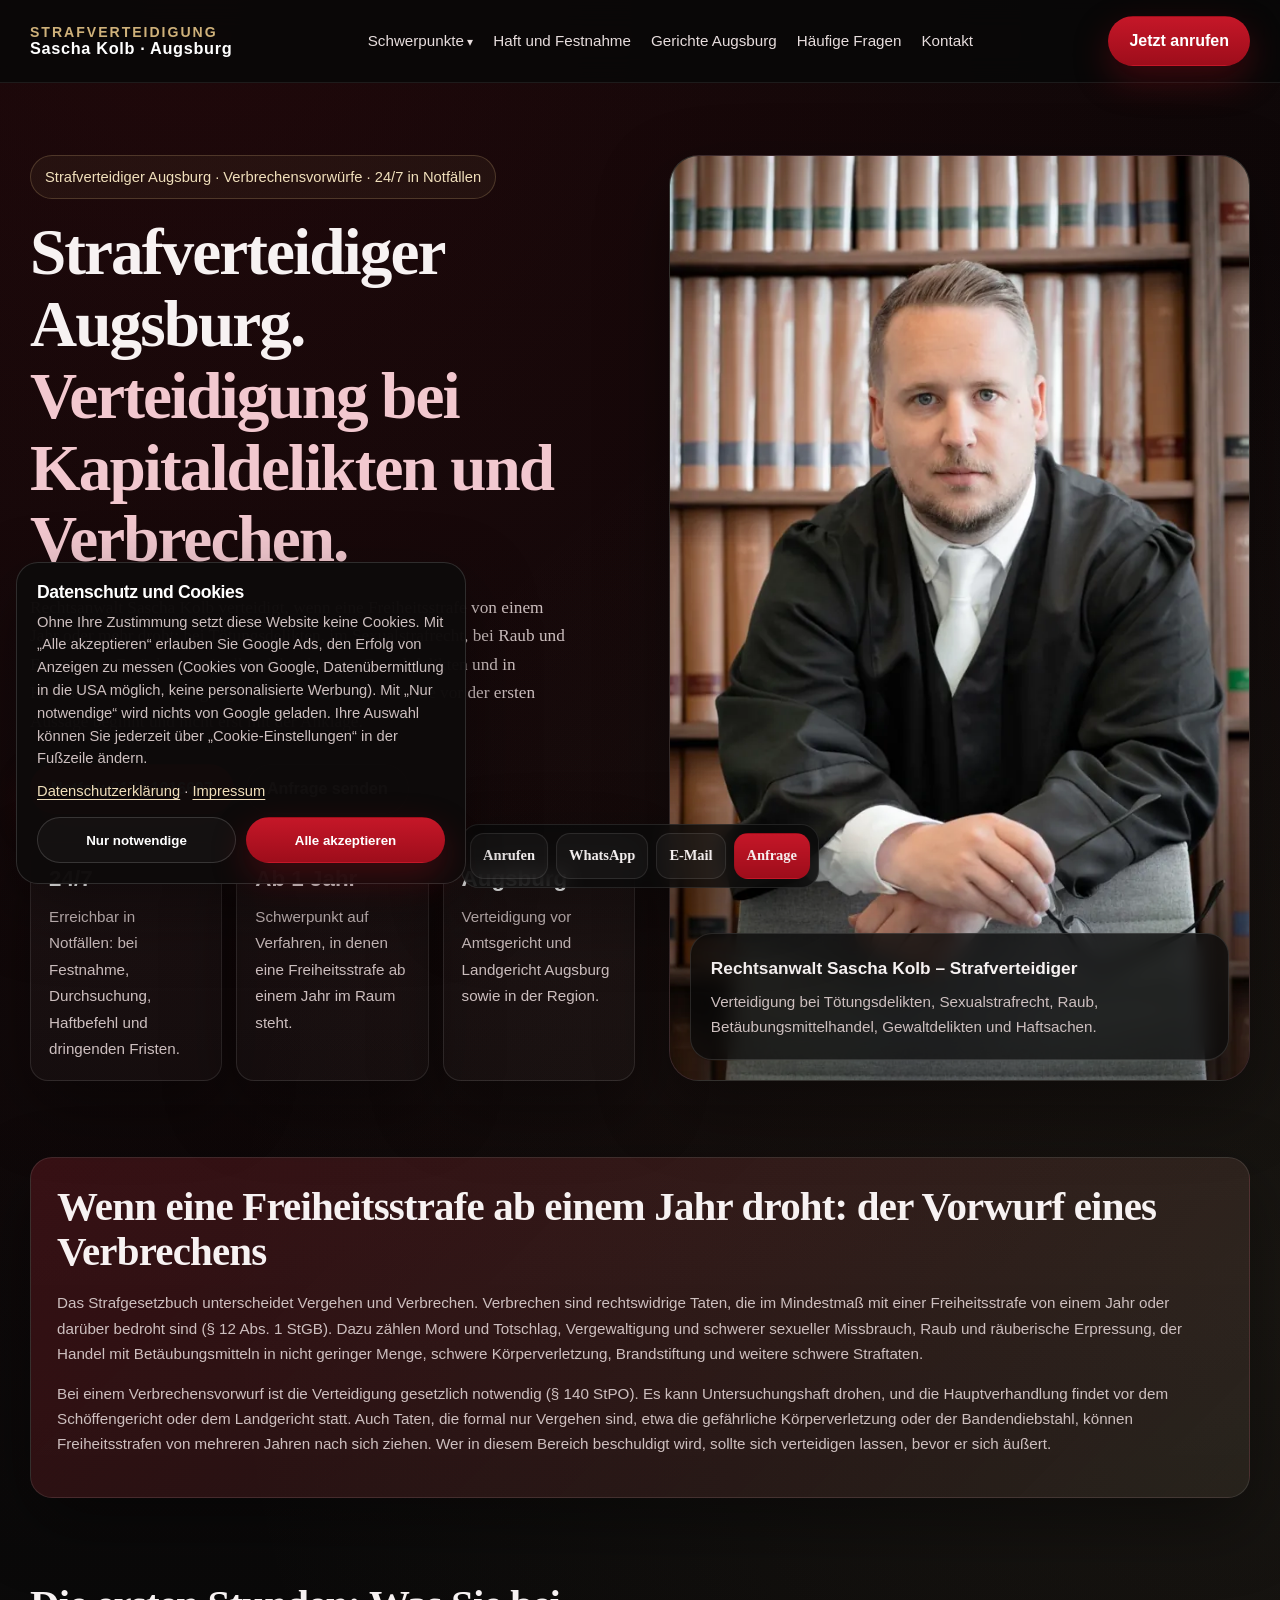
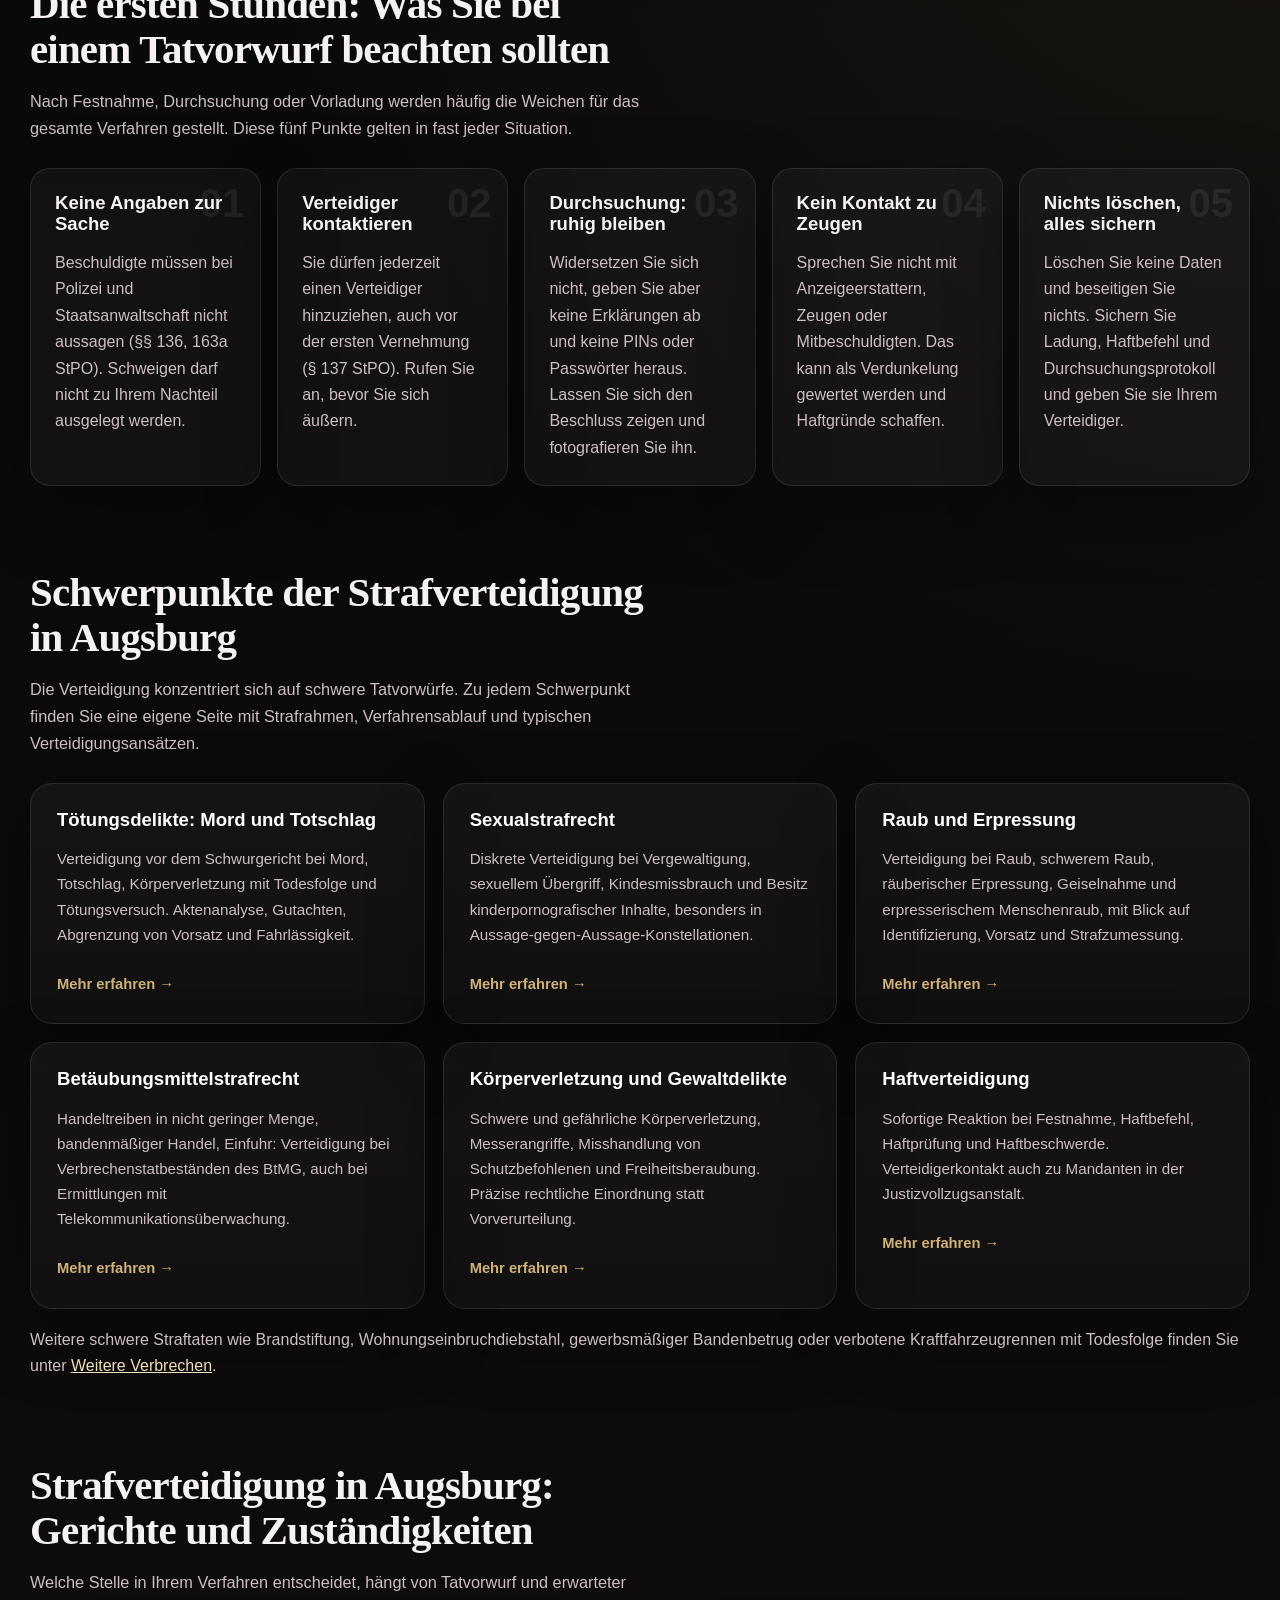
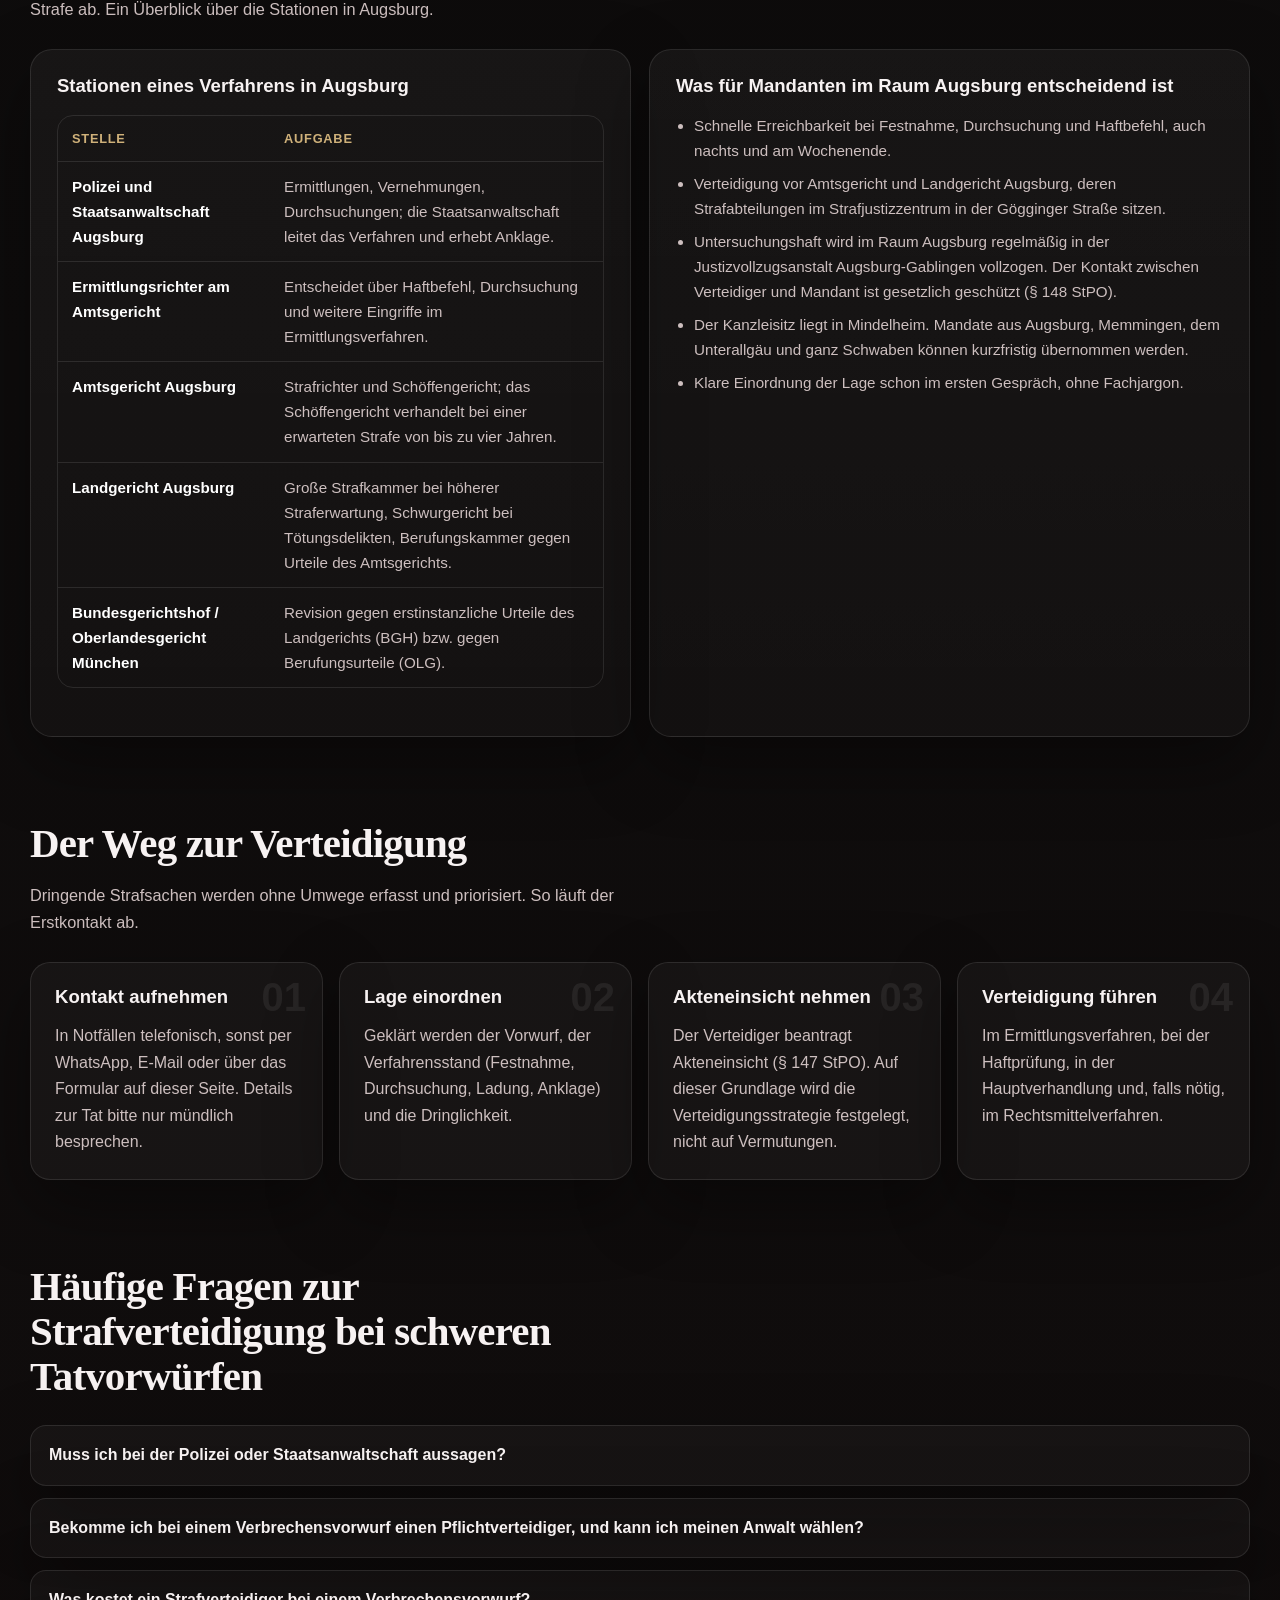
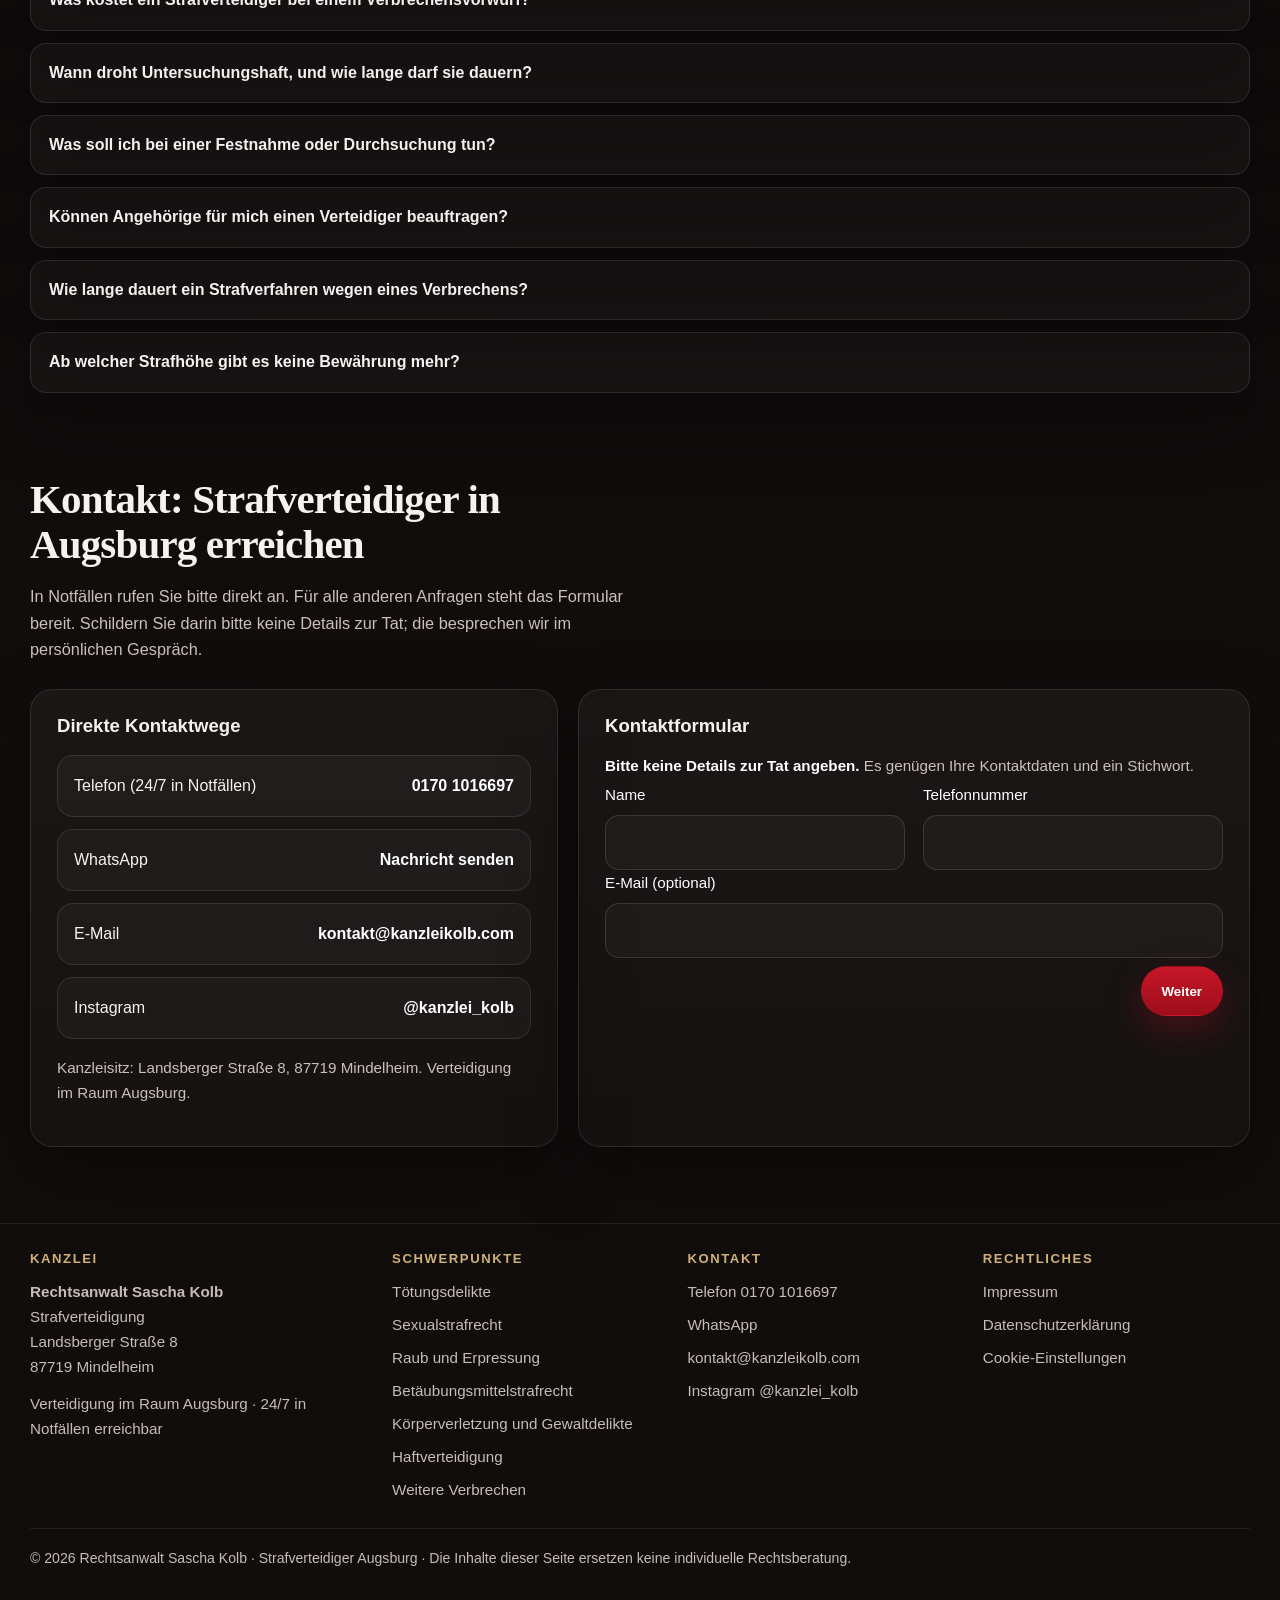
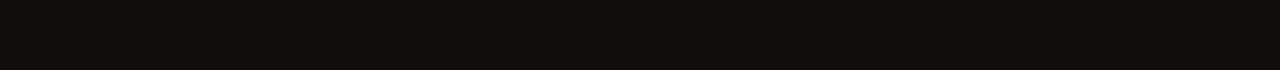
<file: index.html>
<!DOCTYPE html>
<html lang="de">
<head>
  <meta charset="UTF-8" />
  <meta name="viewport" content="width=device-width, initial-scale=1.0" />
  <title>Strafverteidiger Augsburg – Kapitaldelikte &amp; Verbrechen | Kolb</title>
  <meta name="description" content="Strafverteidiger Augsburg bei Mord, Totschlag, Sexualdelikten, Raub, BtM-Handel und Haftbefehl. Rechtsanwalt Sascha Kolb, 24/7 in Notfällen erreichbar." />
  <meta name="robots" content="index, follow, max-image-preview:large, max-snippet:-1" />
  <meta name="author" content="Rechtsanwalt Sascha Kolb" />
  <meta name="theme-color" content="#0d0b0b" />
  <link rel="canonical" href="https://strafrechtaugsburg.de/" />
  <link rel="icon" href="/favicon.svg" type="image/svg+xml" />
  <meta property="og:type" content="website" />
  <meta property="og:site_name" content="Strafverteidiger Augsburg – Sascha Kolb" />
  <meta property="og:locale" content="de_DE" />
  <meta property="og:title" content="Strafverteidiger Augsburg – Kapitaldelikte &amp; Verbrechen | Kolb" />
  <meta property="og:description" content="Strafverteidiger Augsburg bei Mord, Totschlag, Sexualdelikten, Raub, BtM-Handel und Haftbefehl. Rechtsanwalt Sascha Kolb, 24/7 in Notfällen erreichbar." />
  <meta property="og:url" content="https://strafrechtaugsburg.de/" />
  <meta property="og:image" content="https://strafrechtaugsburg.de/assets/og-image.jpg" />
  <meta property="og:image:width" content="1200" />
  <meta property="og:image:height" content="630" />
  <meta property="og:image:alt" content="Rechtsanwalt Sascha Kolb – Strafverteidiger in Augsburg" />
  <meta name="twitter:card" content="summary_large_image" />
  <meta name="twitter:title" content="Strafverteidiger Augsburg – Kapitaldelikte &amp; Verbrechen | Kolb" />
  <meta name="twitter:description" content="Strafverteidiger Augsburg bei Mord, Totschlag, Sexualdelikten, Raub, BtM-Handel und Haftbefehl. Rechtsanwalt Sascha Kolb, 24/7 in Notfällen erreichbar." />
  <meta name="twitter:image" content="https://strafrechtaugsburg.de/assets/og-image.jpg" />
  <link rel="preload" as="image" href="/assets/sascha-kolb.webp" type="image/webp" fetchpriority="high" />
  <link rel="stylesheet" href="/style.css?v=20261116-7" />
  <script type="application/ld+json">
{
  "@context": "https://schema.org",
  "@graph": [
    {
      "@type": "Attorney",
      "@id": "https://strafrechtaugsburg.de/#kanzlei",
      "name": "Rechtsanwalt Sascha Kolb – Strafverteidiger",
      "url": "https://strafrechtaugsburg.de/",
      "description": "Strafverteidigung bei Verbrechensvorwürfen im Raum Augsburg: Tötungsdelikte, Sexualstrafrecht, Raub und Erpressung, Betäubungsmittelhandel, schwere Gewaltdelikte und Haftsachen. 24/7 in Notfällen erreichbar.",
      "image": "https://strafrechtaugsburg.de/assets/sascha-kolb.jpg",
      "telephone": "+491701016697",
      "email": "kontakt@kanzleikolb.com",
      "address": {
        "@type": "PostalAddress",
        "streetAddress": "Landsberger Straße 8",
        "postalCode": "87719",
        "addressLocality": "Mindelheim",
        "addressRegion": "Bayern",
        "addressCountry": "DE"
      },
      "areaServed": [
        {
          "@type": "City",
          "name": "Augsburg"
        },
        {
          "@type": "AdministrativeArea",
          "name": "Schwaben"
        },
        {
          "@type": "State",
          "name": "Bayern"
        }
      ],
      "knowsAbout": [
        "Strafverteidigung",
        "Tötungsdelikte",
        "Sexualstrafrecht",
        "Raub und Erpressung",
        "Betäubungsmittelstrafrecht",
        "Haftverteidigung",
        "Untersuchungshaft"
      ],
      "contactPoint": [
        {
          "@type": "ContactPoint",
          "contactType": "emergency",
          "telephone": "+491701016697",
          "availableLanguage": "German",
          "hoursAvailable": {
            "@type": "OpeningHoursSpecification",
            "dayOfWeek": [
              "Monday",
              "Tuesday",
              "Wednesday",
              "Thursday",
              "Friday",
              "Saturday",
              "Sunday"
            ],
            "opens": "00:00",
            "closes": "23:59"
          }
        }
      ],
      "sameAs": [
        "https://instagram.com/kanzlei_kolb"
      ],
      "hasOfferCatalog": {
        "@type": "OfferCatalog",
        "name": "Schwerpunkte der Strafverteidigung",
        "itemListElement": [
          {
            "@type": "Offer",
            "itemOffered": {
              "@type": "Service",
              "name": "Tötungsdelikte",
              "url": "https://strafrechtaugsburg.de/toetungsdelikte-augsburg/"
            }
          },
          {
            "@type": "Offer",
            "itemOffered": {
              "@type": "Service",
              "name": "Sexualstrafrecht",
              "url": "https://strafrechtaugsburg.de/sexualstrafrecht-augsburg/"
            }
          },
          {
            "@type": "Offer",
            "itemOffered": {
              "@type": "Service",
              "name": "Raub und Erpressung",
              "url": "https://strafrechtaugsburg.de/raub-erpressung-augsburg/"
            }
          },
          {
            "@type": "Offer",
            "itemOffered": {
              "@type": "Service",
              "name": "Betäubungsmittelstrafrecht",
              "url": "https://strafrechtaugsburg.de/betaeubungsmittelstrafrecht-augsburg/"
            }
          },
          {
            "@type": "Offer",
            "itemOffered": {
              "@type": "Service",
              "name": "Körperverletzung und Gewaltdelikte",
              "url": "https://strafrechtaugsburg.de/koerperverletzung-gewaltdelikte-augsburg/"
            }
          },
          {
            "@type": "Offer",
            "itemOffered": {
              "@type": "Service",
              "name": "Haftverteidigung",
              "url": "https://strafrechtaugsburg.de/haftverteidigung-augsburg/"
            }
          },
          {
            "@type": "Offer",
            "itemOffered": {
              "@type": "Service",
              "name": "Weitere Verbrechen",
              "url": "https://strafrechtaugsburg.de/weitere-verbrechen-augsburg/"
            }
          }
        ]
      },
      "employee": {
        "@id": "https://strafrechtaugsburg.de/#sascha-kolb"
      }
    },
    {
      "@type": "Person",
      "@id": "https://strafrechtaugsburg.de/#sascha-kolb",
      "name": "Sascha Kolb",
      "jobTitle": "Rechtsanwalt",
      "image": "https://strafrechtaugsburg.de/assets/sascha-kolb.jpg",
      "url": "https://strafrechtaugsburg.de/",
      "worksFor": {
        "@id": "https://strafrechtaugsburg.de/#kanzlei"
      },
      "sameAs": [
        "https://instagram.com/kanzlei_kolb"
      ]
    },
    {
      "@type": "WebSite",
      "@id": "https://strafrechtaugsburg.de/#website",
      "url": "https://strafrechtaugsburg.de/",
      "name": "Strafverteidiger Augsburg – Rechtsanwalt Sascha Kolb",
      "inLanguage": "de-DE",
      "publisher": {
        "@id": "https://strafrechtaugsburg.de/#kanzlei"
      }
    },
    {
      "@type": "WebPage",
      "@id": "https://strafrechtaugsburg.de/#webpage",
      "url": "https://strafrechtaugsburg.de/",
      "name": "Strafverteidiger Augsburg – Kapitaldelikte & Verbrechen | Kolb",
      "description": "Strafverteidiger Augsburg bei Mord, Totschlag, Sexualdelikten, Raub, BtM-Handel und Haftbefehl. Rechtsanwalt Sascha Kolb, 24/7 in Notfällen erreichbar.",
      "inLanguage": "de-DE",
      "isPartOf": {
        "@id": "https://strafrechtaugsburg.de/#website"
      },
      "about": {
        "@id": "https://strafrechtaugsburg.de/#kanzlei"
      },
      "primaryImageOfPage": {
        "@type": "ImageObject",
        "url": "https://strafrechtaugsburg.de/assets/og-image.jpg",
        "width": 1200,
        "height": 630
      },
      "dateModified": "2026-11-16"
    },
    {
      "@type": "FAQPage",
      "@id": "https://strafrechtaugsburg.de/#faq",
      "mainEntity": [
        {
          "@type": "Question",
          "name": "Muss ich bei der Polizei oder Staatsanwaltschaft aussagen?",
          "acceptedAnswer": {
            "@type": "Answer",
            "text": "Nein. Als Beschuldigter haben Sie das Recht zu schweigen und müssen sich nicht zur Sache äußern (§ 136 Abs. 1, § 163a Abs. 4 StPO). Aus dem Schweigen dürfen keine nachteiligen Schlüsse gezogen werden. Ob und wann eine Aussage sinnvoll ist, sollte erst nach Akteneinsicht und mit anwaltlicher Beratung entschieden werden."
          }
        },
        {
          "@type": "Question",
          "name": "Bekomme ich bei einem Verbrechensvorwurf einen Pflichtverteidiger, und kann ich meinen Anwalt wählen?",
          "acceptedAnswer": {
            "@type": "Answer",
            "text": "Bei einem Verbrechensvorwurf und in Haftsachen ist die Verteidigung notwendig (§ 140 StPO). Wenn Sie keinen Wahlverteidiger benennen, bestellt das Gericht einen Pflichtverteidiger. Sie können aber selbst einen Verteidiger vorschlagen (§ 142 StPO). Das Gericht berücksichtigt diesen Vorschlag in aller Regel. Nehmen Sie deshalb frühzeitig Kontakt auf."
          }
        },
        {
          "@type": "Question",
          "name": "Was kostet ein Strafverteidiger bei einem Verbrechensvorwurf?",
          "acceptedAnswer": {
            "@type": "Answer",
            "text": "Die Vergütung richtet sich nach dem Rechtsanwaltsvergütungsgesetz (RVG). Bei umfangreichen Verfahren wird häufig eine Honorarvereinbarung in Textform getroffen (§ 3a RVG). Die Kosten werden im Erstgespräch offen besprochen. Bei einer Pflichtverteidigung zahlt zunächst die Staatskasse, im Fall einer Verurteilung tragen aber in der Regel Sie die Verfahrenskosten."
          }
        },
        {
          "@type": "Question",
          "name": "Wann droht Untersuchungshaft, und wie lange darf sie dauern?",
          "acceptedAnswer": {
            "@type": "Answer",
            "text": "Untersuchungshaft setzt einen dringenden Tatverdacht und einen Haftgrund voraus, etwa Fluchtgefahr oder Verdunkelungsgefahr (§ 112 StPO). Bei Verdacht auf Mord oder Totschlag gelten erleichterte Voraussetzungen. Dauert die Haft länger als sechs Monate, prüft das Oberlandesgericht, ob sie fortbestehen darf (§ 121 StPO). Haftsachen sind vorrangig und beschleunigt zu führen."
          }
        },
        {
          "@type": "Question",
          "name": "Was soll ich bei einer Festnahme oder Durchsuchung tun?",
          "acceptedAnswer": {
            "@type": "Answer",
            "text": "Bleiben Sie ruhig, widersetzen Sie sich nicht und machen Sie keine Angaben zur Sache. Verlangen Sie, einen Verteidiger anzurufen, und lassen Sie sich Durchsuchungsbeschluss oder Haftbefehl zeigen. Nach einer vorläufigen Festnahme müssen Sie spätestens am Tag danach einem Richter vorgeführt werden (Art. 104 Abs. 3 GG). Rufen Sie sofort an: 0170 1016697."
          }
        },
        {
          "@type": "Question",
          "name": "Können Angehörige für mich einen Verteidiger beauftragen?",
          "acceptedAnswer": {
            "@type": "Answer",
            "text": "Angehörige können jederzeit Kontakt aufnehmen, die Lage schildern und einen Termin anbahnen. Das Mandat selbst erteilt aber der Beschuldigte, bei Festnahme meist im Gespräch in der Haftanstalt oder bei der Vorführung. Wichtig für Angehörige: nicht mit Zeugen sprechen und nichts löschen oder beseitigen."
          }
        },
        {
          "@type": "Question",
          "name": "Wie lange dauert ein Strafverfahren wegen eines Verbrechens?",
          "acceptedAnswer": {
            "@type": "Answer",
            "text": "Das hängt vom Einzelfall ab. Das Ermittlungsverfahren kann Wochen bis Jahre dauern. Vor dem Landgericht werden oft mehrere Verhandlungstage angesetzt. Ist der Beschuldigte in Untersuchungshaft, gilt das Beschleunigungsgebot, und das Verfahren muss zügiger betrieben werden."
          }
        },
        {
          "@type": "Question",
          "name": "Ab welcher Strafhöhe gibt es keine Bewährung mehr?",
          "acceptedAnswer": {
            "@type": "Answer",
            "text": "Eine Freiheitsstrafe kann nur bis zu zwei Jahren zur Bewährung ausgesetzt werden (§ 56 StGB). Bis zu einem Jahr ist das der Regelfall, zwischen einem und zwei Jahren sind besondere Umstände nötig. Bei höheren Strafen scheidet die Aussetzung aus. Gerade bei Verbrechen entscheidet deshalb oft die Strafzumessung darüber, ob eine Haftstrafe vollstreckt wird."
          }
        }
      ]
    }
  ]
}
  </script>
</head>
<body>
  <a class="skip-link" href="#main">Zum Inhalt springen</a>
  <header class="topbar">
    <div class="container topbar-inner">
      <a href="/" class="logo" aria-label="Startseite – Strafverteidigung Sascha Kolb, Augsburg">
        <strong>Strafverteidigung</strong>
        <span>Sascha Kolb · Augsburg</span>
      </a>
      <nav class="nav" aria-label="Hauptnavigation">
        <details class="dropdown">
          <summary>Schwerpunkte</summary>
          <div class="dropdown-menu"><a href="/toetungsdelikte-augsburg/">Tötungsdelikte</a><a href="/sexualstrafrecht-augsburg/">Sexualstrafrecht</a><a href="/raub-erpressung-augsburg/">Raub und Erpressung</a><a href="/betaeubungsmittelstrafrecht-augsburg/">Betäubungsmittelstrafrecht</a><a href="/koerperverletzung-gewaltdelikte-augsburg/">Körperverletzung und Gewaltdelikte</a><a href="/haftverteidigung-augsburg/">Haftverteidigung</a><a href="/weitere-verbrechen-augsburg/">Weitere Verbrechen</a></div>
        </details>
        <a href="/haftverteidigung-augsburg/">Haft und Festnahme</a>
        <a href="/#augsburg">Gerichte Augsburg</a>
        <a href="/#faq">Häufige Fragen</a>
        <a href="/#kontakt">Kontakt</a>
      </nav>
      <details class="mobile-menu">
        <summary>Menü</summary>
        <div class="mobile-menu-panel"><a href="/toetungsdelikte-augsburg/">Tötungsdelikte</a><a href="/sexualstrafrecht-augsburg/">Sexualstrafrecht</a><a href="/raub-erpressung-augsburg/">Raub und Erpressung</a><a href="/betaeubungsmittelstrafrecht-augsburg/">Betäubungsmittelstrafrecht</a><a href="/koerperverletzung-gewaltdelikte-augsburg/">Körperverletzung und Gewaltdelikte</a><a href="/haftverteidigung-augsburg/">Haftverteidigung</a><a href="/weitere-verbrechen-augsburg/">Weitere Verbrechen</a><a href="/#faq">Häufige Fragen</a><a href="/#kontakt">Kontakt</a></div>
      </details>
      <a class="btn btn-primary" href="tel:+491701016697">Jetzt anrufen</a>
    </div>
  </header>

  <main id="main">
<section class="hero">
      <div class="container hero-grid">
        <div>
          <div class="eyebrow">Strafverteidiger Augsburg · Verbrechensvorwürfe · 24/7 in Notfällen</div>
          <h1>Strafverteidiger Augsburg.<br><span class="accent">Verteidigung bei Kapitaldelikten und Verbrechen.</span></h1>
          <p class="lead">
            Rechtsanwalt Sascha Kolb verteidigt, wenn eine Freiheitsstrafe von einem Jahr oder mehr droht: bei Tötungsdelikten, im Sexualstrafrecht, bei Raub und Erpressung, Betäubungsmittelhandel, schweren Gewaltdelikten und in Haftsachen. Die Verteidigung wirkt am stärksten, wenn sie vor der ersten Aussage beginnt und nicht erst mit der Anklage.
          </p>
          <div class="cta-row">
            <a class="btn btn-primary" href="tel:+491701016697">Notfall: 0170 1016697</a>
            <a class="btn btn-secondary" href="#kontakt">Anfrage senden</a>
          </div>

          <div class="metrics">
            <div class="metric">
              <strong>24/7</strong>
              <span>Erreichbar in Notfällen: bei Festnahme, Durchsuchung, Haftbefehl und dringenden Fristen.</span>
            </div>
            <div class="metric">
              <strong>Ab 1 Jahr</strong>
              <span>Schwerpunkt auf Verfahren, in denen eine Freiheitsstrafe ab einem Jahr im Raum steht.</span>
            </div>
            <div class="metric">
              <strong>Augsburg</strong>
              <span>Verteidigung vor Amtsgericht und Landgericht Augsburg sowie in der Region.</span>
            </div>
          </div>
        </div>

        <div class="hero-card">
          <picture>
            <source srcset="/assets/sascha-kolb.webp" type="image/webp" />
            <img class="portrait" src="/assets/sascha-kolb.jpg" width="709" height="1058" fetchpriority="high"
                 alt="Rechtsanwalt Sascha Kolb in Robe vor einer Gesetzessammlung – Strafverteidiger in Augsburg" />
          </picture>
          <div class="hero-overlay">
            <strong class="hero-name">Rechtsanwalt Sascha Kolb – Strafverteidiger</strong>
            <div class="small hero-desc">
              Verteidigung bei Tötungsdelikten, Sexualstrafrecht, Raub, Betäubungsmittelhandel, Gewaltdelikten und Haftsachen.
            </div>
          </div>
        </div>
      </div>
    </section>

    <section class="section" id="verbrechen">
      <div class="container">
        <div class="panel signal">
          <h2>Wenn eine Freiheitsstrafe ab einem Jahr droht: der Vorwurf eines Verbrechens</h2>
          <p>
            Das Strafgesetzbuch unterscheidet Vergehen und Verbrechen. Verbrechen sind rechtswidrige Taten, die im Mindestmaß mit einer Freiheitsstrafe von einem Jahr oder darüber bedroht sind (§ 12 Abs. 1 StGB). Dazu zählen Mord und Totschlag, Vergewaltigung und schwerer sexueller Missbrauch, Raub und räuberische Erpressung, der Handel mit Betäubungsmitteln in nicht geringer Menge, schwere Körperverletzung, Brandstiftung und weitere schwere Straftaten.
          </p>
          <p class="small">
            Bei einem Verbrechensvorwurf ist die Verteidigung gesetzlich notwendig (§ 140 StPO). Es kann Untersuchungshaft drohen, und die Hauptverhandlung findet vor dem Schöffengericht oder dem Landgericht statt. Auch Taten, die formal nur Vergehen sind, etwa die gefährliche Körperverletzung oder der Bandendiebstahl, können Freiheitsstrafen von mehreren Jahren nach sich ziehen. Wer in diesem Bereich beschuldigt wird, sollte sich verteidigen lassen, bevor er sich äußert.
          </p>
        </div>
      </div>
    </section>

    <section class="section" id="erste-stunden">
      <div class="container">
        <div class="section-head">
          <h2>Die ersten Stunden: Was Sie bei einem Tatvorwurf beachten sollten</h2>
          <p class="section-sub sans">
            Nach Festnahme, Durchsuchung oder Vorladung werden häufig die Weichen für das gesamte Verfahren gestellt. Diese fünf Punkte gelten in fast jeder Situation.
          </p>
        </div>
        <div class="steps" style="grid-template-columns:repeat(auto-fit,minmax(210px,1fr))">
          <div class="step">
            <h3>Keine Angaben zur Sache</h3>
            <p>Beschuldigte müssen bei Polizei und Staatsanwaltschaft nicht aussagen (§§ 136, 163a StPO). Schweigen darf nicht zu Ihrem Nachteil ausgelegt werden.</p>
          </div>
          <div class="step">
            <h3>Verteidiger kontaktieren</h3>
            <p>Sie dürfen jederzeit einen Verteidiger hinzuziehen, auch vor der ersten Vernehmung (§ 137 StPO). Rufen Sie an, bevor Sie sich äußern.</p>
          </div>
          <div class="step">
            <h3>Durchsuchung: ruhig bleiben</h3>
            <p>Widersetzen Sie sich nicht, geben Sie aber keine Erklärungen ab und keine PINs oder Passwörter heraus. Lassen Sie sich den Beschluss zeigen und fotografieren Sie ihn.</p>
          </div>
          <div class="step">
            <h3>Kein Kontakt zu Zeugen</h3>
            <p>Sprechen Sie nicht mit Anzeigeerstattern, Zeugen oder Mitbeschuldigten. Das kann als Verdunkelung gewertet werden und Haftgründe schaffen.</p>
          </div>
          <div class="step">
            <h3>Nichts löschen, alles sichern</h3>
            <p>Löschen Sie keine Daten und beseitigen Sie nichts. Sichern Sie Ladung, Haftbefehl und Durchsuchungsprotokoll und geben Sie sie Ihrem Verteidiger.</p>
          </div>
        </div>
      </div>
    </section>

    <section class="section" id="schwerpunkte">
      <div class="container">
        <div class="section-head">
          <h2>Schwerpunkte der Strafverteidigung in Augsburg</h2>
          <p class="section-sub sans">
            Die Verteidigung konzentriert sich auf schwere Tatvorwürfe. Zu jedem Schwerpunkt finden Sie eine eigene Seite mit Strafrahmen, Verfahrensablauf und typischen Verteidigungsansätzen.
          </p>
        </div>

        <div class="grid-3">
          <a class="panel card-link" href="/toetungsdelikte-augsburg/">
            <h3>Tötungsdelikte: Mord und Totschlag</h3>
            <p>Verteidigung vor dem Schwurgericht bei Mord, Totschlag, Körperverletzung mit Todesfolge und Tötungsversuch. Aktenanalyse, Gutachten, Abgrenzung von Vorsatz und Fahrlässigkeit.</p>
            <span class="more">Mehr erfahren →</span>
          </a>
          <a class="panel card-link" href="/sexualstrafrecht-augsburg/">
            <h3>Sexualstrafrecht</h3>
            <p>Diskrete Verteidigung bei Vergewaltigung, sexuellem Übergriff, Kindesmissbrauch und Besitz kinderpornografischer Inhalte, besonders in Aussage-gegen-Aussage-Konstellationen.</p>
            <span class="more">Mehr erfahren →</span>
          </a>
          <a class="panel card-link" href="/raub-erpressung-augsburg/">
            <h3>Raub und Erpressung</h3>
            <p>Verteidigung bei Raub, schwerem Raub, räuberischer Erpressung, Geiselnahme und erpresserischem Menschenraub, mit Blick auf Identifizierung, Vorsatz und Strafzumessung.</p>
            <span class="more">Mehr erfahren →</span>
          </a>
          <a class="panel card-link" href="/betaeubungsmittelstrafrecht-augsburg/">
            <h3>Betäubungsmittelstrafrecht</h3>
            <p>Handeltreiben in nicht geringer Menge, bandenmäßiger Handel, Einfuhr: Verteidigung bei Verbrechenstatbeständen des BtMG, auch bei Ermittlungen mit Telekommunikationsüberwachung.</p>
            <span class="more">Mehr erfahren →</span>
          </a>
          <a class="panel card-link" href="/koerperverletzung-gewaltdelikte-augsburg/">
            <h3>Körperverletzung und Gewaltdelikte</h3>
            <p>Schwere und gefährliche Körperverletzung, Messerangriffe, Misshandlung von Schutzbefohlenen und Freiheitsberaubung. Präzise rechtliche Einordnung statt Vorverurteilung.</p>
            <span class="more">Mehr erfahren →</span>
          </a>
          <a class="panel card-link" href="/haftverteidigung-augsburg/">
            <h3>Haftverteidigung</h3>
            <p>Sofortige Reaktion bei Festnahme, Haftbefehl, Haftprüfung und Haftbeschwerde. Verteidigerkontakt auch zu Mandanten in der Justizvollzugsanstalt.</p>
            <span class="more">Mehr erfahren →</span>
          </a>
        </div>
        <p style="margin:18px 0 0;font-family:Arial,Helvetica,sans-serif;color:var(--muted)">
          Weitere schwere Straftaten wie Brandstiftung, Wohnungseinbruchdiebstahl, gewerbsmäßiger Bandenbetrug oder verbotene Kraftfahrzeugrennen mit Todesfolge finden Sie unter <a href="/weitere-verbrechen-augsburg/" style="color:#f0dfbb;text-decoration:underline">Weitere Verbrechen</a>.
        </p>
      </div>
    </section>

    <section class="section" id="augsburg">
      <div class="container">
        <div class="section-head">
          <h2>Strafverteidigung in Augsburg: Gerichte und Zuständigkeiten</h2>
          <p class="section-sub sans">
            Welche Stelle in Ihrem Verfahren entscheidet, hängt von Tatvorwurf und erwarteter Strafe ab. Ein Überblick über die Stationen in Augsburg.
          </p>
        </div>

        <div class="grid-2">
          <div class="panel">
            <h3>Stationen eines Verfahrens in Augsburg</h3>
            <div class="table-wrap">
              <table>
                <thead><tr><th>Stelle</th><th>Aufgabe</th></tr></thead>
                <tbody>
                  <tr><td>Polizei und Staatsanwaltschaft Augsburg</td><td>Ermittlungen, Vernehmungen, Durchsuchungen; die Staatsanwaltschaft leitet das Verfahren und erhebt Anklage.</td></tr>
                  <tr><td>Ermittlungsrichter am Amtsgericht</td><td>Entscheidet über Haftbefehl, Durchsuchung und weitere Eingriffe im Ermittlungsverfahren.</td></tr>
                  <tr><td>Amtsgericht Augsburg</td><td>Strafrichter und Schöffengericht; das Schöffengericht verhandelt bei einer erwarteten Strafe von bis zu vier Jahren.</td></tr>
                  <tr><td>Landgericht Augsburg</td><td>Große Strafkammer bei höherer Straferwartung, Schwurgericht bei Tötungsdelikten, Berufungskammer gegen Urteile des Amtsgerichts.</td></tr>
                  <tr><td>Bundesgerichtshof / Oberlandesgericht München</td><td>Revision gegen erstinstanzliche Urteile des Landgerichts (BGH) bzw. gegen Berufungsurteile (OLG).</td></tr>
                </tbody>
              </table>
            </div>
          </div>
          <div class="panel">
            <h3>Was für Mandanten im Raum Augsburg entscheidend ist</h3>
            <ul class="list">
              <li>Schnelle Erreichbarkeit bei Festnahme, Durchsuchung und Haftbefehl, auch nachts und am Wochenende.</li>
              <li>Verteidigung vor Amtsgericht und Landgericht Augsburg, deren Strafabteilungen im Strafjustizzentrum in der Gögginger Straße sitzen.</li>
              <li>Untersuchungshaft wird im Raum Augsburg regelmäßig in der Justizvollzugsanstalt Augsburg-Gablingen vollzogen. Der Kontakt zwischen Verteidiger und Mandant ist gesetzlich geschützt (§ 148 StPO).</li>
              <li>Der Kanzleisitz liegt in Mindelheim. Mandate aus Augsburg, Memmingen, dem Unterallgäu und ganz Schwaben können kurzfristig übernommen werden.</li>
              <li>Klare Einordnung der Lage schon im ersten Gespräch, ohne Fachjargon.</li>
            </ul>
          </div>
        </div>
      </div>
    </section>

    <section class="section" id="ablauf">
      <div class="container">
        <div class="section-head">
          <h2>Der Weg zur Verteidigung</h2>
          <p class="section-sub sans">
            Dringende Strafsachen werden ohne Umwege erfasst und priorisiert. So läuft der Erstkontakt ab.
          </p>
        </div>

        <div class="steps">
          <div class="step">
            <h3>Kontakt aufnehmen</h3>
            <p>In Notfällen telefonisch, sonst per WhatsApp, E-Mail oder über das Formular auf dieser Seite. Details zur Tat bitte nur mündlich besprechen.</p>
          </div>
          <div class="step">
            <h3>Lage einordnen</h3>
            <p>Geklärt werden der Vorwurf, der Verfahrensstand (Festnahme, Durchsuchung, Ladung, Anklage) und die Dringlichkeit.</p>
          </div>
          <div class="step">
            <h3>Akteneinsicht nehmen</h3>
            <p>Der Verteidiger beantragt Akteneinsicht (§ 147 StPO). Auf dieser Grundlage wird die Verteidigungsstrategie festgelegt, nicht auf Vermutungen.</p>
          </div>
          <div class="step">
            <h3>Verteidigung führen</h3>
            <p>Im Ermittlungsverfahren, bei der Haftprüfung, in der Hauptverhandlung und, falls nötig, im Rechtsmittelverfahren.</p>
          </div>
        </div>
      </div>
    </section>

    <section class="section" id="faq">
      <div class="container">
        <div class="section-head">
          <h2>Häufige Fragen zur Strafverteidigung bei schweren Tatvorwürfen</h2>
        </div>
        <div class="faq">
          <details>
            <summary>Muss ich bei der Polizei oder Staatsanwaltschaft aussagen?</summary>
            <p class="small">Nein. Als Beschuldigter haben Sie das Recht zu schweigen und müssen sich nicht zur Sache äußern (§ 136 Abs. 1, § 163a Abs. 4 StPO). Aus dem Schweigen dürfen keine nachteiligen Schlüsse gezogen werden. Ob und wann eine Aussage sinnvoll ist, sollte erst nach Akteneinsicht und mit anwaltlicher Beratung entschieden werden.</p>
          </details>
          <details>
            <summary>Bekomme ich bei einem Verbrechensvorwurf einen Pflichtverteidiger, und kann ich meinen Anwalt wählen?</summary>
            <p class="small">Bei einem Verbrechensvorwurf und in Haftsachen ist die Verteidigung notwendig (§ 140 StPO). Wenn Sie keinen Wahlverteidiger benennen, bestellt das Gericht einen Pflichtverteidiger. Sie können aber selbst einen Verteidiger vorschlagen (§ 142 StPO). Das Gericht berücksichtigt diesen Vorschlag in aller Regel. Nehmen Sie deshalb frühzeitig Kontakt auf.</p>
          </details>
          <details>
            <summary>Was kostet ein Strafverteidiger bei einem Verbrechensvorwurf?</summary>
            <p class="small">Die Vergütung richtet sich nach dem Rechtsanwaltsvergütungsgesetz (RVG). Bei umfangreichen Verfahren wird häufig eine Honorarvereinbarung in Textform getroffen (§ 3a RVG). Die Kosten werden im Erstgespräch offen besprochen. Bei einer Pflichtverteidigung zahlt zunächst die Staatskasse, im Fall einer Verurteilung tragen aber in der Regel Sie die Verfahrenskosten.</p>
          </details>
          <details>
            <summary>Wann droht Untersuchungshaft, und wie lange darf sie dauern?</summary>
            <p class="small">Untersuchungshaft setzt einen dringenden Tatverdacht und einen Haftgrund voraus, etwa Fluchtgefahr oder Verdunkelungsgefahr (§ 112 StPO). Bei Verdacht auf Mord oder Totschlag gelten erleichterte Voraussetzungen. Dauert die Haft länger als sechs Monate, prüft das Oberlandesgericht, ob sie fortbestehen darf (§ 121 StPO). Haftsachen sind vorrangig und beschleunigt zu führen.</p>
          </details>
          <details>
            <summary>Was soll ich bei einer Festnahme oder Durchsuchung tun?</summary>
            <p class="small">Bleiben Sie ruhig, widersetzen Sie sich nicht und machen Sie keine Angaben zur Sache. Verlangen Sie, einen Verteidiger anzurufen, und lassen Sie sich Durchsuchungsbeschluss oder Haftbefehl zeigen. Nach einer vorläufigen Festnahme müssen Sie spätestens am Tag danach einem Richter vorgeführt werden (Art. 104 Abs. 3 GG). Rufen Sie sofort an: 0170 1016697.</p>
          </details>
          <details>
            <summary>Können Angehörige für mich einen Verteidiger beauftragen?</summary>
            <p class="small">Angehörige können jederzeit Kontakt aufnehmen, die Lage schildern und einen Termin anbahnen. Das Mandat selbst erteilt aber der Beschuldigte, bei Festnahme meist im Gespräch in der Haftanstalt oder bei der Vorführung. Wichtig für Angehörige: nicht mit Zeugen sprechen und nichts löschen oder beseitigen.</p>
          </details>
          <details>
            <summary>Wie lange dauert ein Strafverfahren wegen eines Verbrechens?</summary>
            <p class="small">Das hängt vom Einzelfall ab. Das Ermittlungsverfahren kann Wochen bis Jahre dauern. Vor dem Landgericht werden oft mehrere Verhandlungstage angesetzt. Ist der Beschuldigte in Untersuchungshaft, gilt das Beschleunigungsgebot, und das Verfahren muss zügiger betrieben werden.</p>
          </details>
          <details>
            <summary>Ab welcher Strafhöhe gibt es keine Bewährung mehr?</summary>
            <p class="small">Eine Freiheitsstrafe kann nur bis zu zwei Jahren zur Bewährung ausgesetzt werden (§ 56 StGB). Bis zu einem Jahr ist das der Regelfall, zwischen einem und zwei Jahren sind besondere Umstände nötig. Bei höheren Strafen scheidet die Aussetzung aus. Gerade bei Verbrechen entscheidet deshalb oft die Strafzumessung darüber, ob eine Haftstrafe vollstreckt wird.</p>
          </details>
        </div>
      </div>
    </section>

    <section class="section" id="kontakt">
      <div class="container">
        <div class="section-head">
          <h2>Kontakt: Strafverteidiger in Augsburg erreichen</h2>
          <p class="section-sub sans">
            In Notfällen rufen Sie bitte direkt an. Für alle anderen Anfragen steht das Formular bereit. Schildern Sie darin bitte keine Details zur Tat; die besprechen wir im persönlichen Gespräch.
          </p>
        </div>

        <div class="contact-wrap">
          <div class="panel">
            <h3>Direkte Kontaktwege</h3>
            <div class="contact-links">
              <a class="contact-link" href="tel:+491701016697"><span>Telefon (24/7 in Notfällen)</span><strong>0170 1016697</strong></a>
              <a class="contact-link" href="https://wa.me/491701016697" target="_blank" rel="noopener"><span>WhatsApp</span><strong>Nachricht senden</strong></a>
              <a class="contact-link" href="mailto:kontakt@kanzleikolb.com"><span>E-Mail</span><strong>kontakt@kanzleikolb.com</strong></a>
              <a class="contact-link" href="https://instagram.com/kanzlei_kolb" target="_blank" rel="noopener"><span>Instagram</span><strong>@kanzlei_kolb</strong></a>
            </div>
            <p class="small" style="margin-top:16px">Kanzleisitz: Landsberger Straße 8, 87719 Mindelheim. Verteidigung im Raum Augsburg.</p>
          </div>

          <div class="panel">
            <h3>Kontaktformular</h3>
            <form id="wizardForm" class="steps-form" action="https://formsubmit.co/ajax/kontakt@kanzleikolb.com" method="POST">
              <input type="hidden" name="_subject" value="Neue Kontaktanfrage über strafrechtaugsburg.de" />
              <input type="hidden" name="_captcha" value="false" />
              <input type="hidden" name="_template" value="table" />
              <input type="text" name="_honey" style="display:none" tabindex="-1" autocomplete="off" />

              <div class="form-step active" data-step="1">
                <p class="form-note"><strong>Bitte keine Details zur Tat angeben.</strong> Es genügen Ihre Kontaktdaten und ein Stichwort.</p>
                <div class="grid-2">
                  <label>
                    Name
                    <input type="text" name="Name" id="name" autocomplete="name" required />
                  </label>
                  <label>
                    Telefonnummer
                    <input type="tel" name="Telefon" id="phone" autocomplete="tel" required />
                  </label>
                </div>
                <label>
                  E-Mail (optional)
                  <input type="email" name="E-Mail" id="email" autocomplete="email" />
                </label>
                <div class="step-actions">
                  <span></span>
                  <button type="button" class="btn btn-primary" data-goto="2">Weiter</button>
                </div>
              </div>

              <div class="form-step" data-step="2">
                <label>
                  Worum geht es (nur Stichwort)?
                  <select name="Thema" id="topic" required>
                    <option value="">Bitte auswählen</option>
                    <option>Tötungsdelikt</option>
                    <option>Sexualstrafrecht</option>
                    <option>Raub / Erpressung</option>
                    <option>Betäubungsmittel</option>
                    <option>Körperverletzung / Gewaltdelikt</option>
                    <option>Festnahme / Haftbefehl</option>
                    <option>Sonstiges</option>
                  </select>
                </label>
                <label>
                  Wie ist der Verfahrensstand?
                  <select name="Verfahrensstand" id="stage" required>
                    <option value="">Bitte auswählen</option>
                    <option>Festnahme oder Haftbefehl</option>
                    <option>Durchsuchung</option>
                    <option>Vorladung oder Ladung zur Vernehmung</option>
                    <option>Anklage oder Ladung zur Hauptverhandlung</option>
                    <option>Ermittlungen laufen, noch kein Schreiben</option>
                    <option>Weiß ich nicht</option>
                  </select>
                </label>
                <label>
                  Wie dringend ist es?
                  <select name="Dringlichkeit" id="urgency" required>
                    <option value="">Bitte auswählen</option>
                    <option>Sofort (Haft, Festnahme, Durchsuchung)</option>
                    <option>Heute oder morgen</option>
                    <option>In den nächsten Tagen</option>
                  </select>
                </label>
                <label>
                  Anmerkung (optional, bitte keine Details zur Tat)
                  <textarea name="Anmerkung" id="message" maxlength="600" placeholder="z. B. nächster Termin oder bester Zeitpunkt für einen Rückruf"></textarea>
                </label>
                <label class="consent">
                  <input type="checkbox" name="Datenschutz zur Kenntnis genommen" value="ja" required />
                  <span>Ich habe die <a href="/datenschutz/" target="_blank">Datenschutzerklärung</a> gelesen und bin damit einverstanden, dass meine Angaben zur Bearbeitung der Anfrage per E-Mail an die Kanzlei übermittelt werden.</span>
                </label>
                <div class="step-actions">
                  <button type="button" class="btn btn-secondary" data-goto="1">Zurück</button>
                  <button type="submit" class="btn btn-primary">Anfrage absenden</button>
                </div>
              </div>

              <div id="formStatus" class="status" role="status" aria-live="polite"></div>
            </form>
          </div>
        </div>
      </div>
    </section>
  </main>

  <footer>
    <div class="container">
      <div class="footer-grid">
        <div>
          <h2>Kanzlei</h2>
          <p style="margin:0"><strong>Rechtsanwalt Sascha Kolb</strong><br>Strafverteidigung<br>Landsberger Straße 8<br>87719 Mindelheim</p>
          <p style="margin:12px 0 0">Verteidigung im Raum Augsburg · 24/7 in Notfällen erreichbar</p>
        </div>
        <div>
          <h2>Schwerpunkte</h2>
          <ul><li><a href="/toetungsdelikte-augsburg/">Tötungsdelikte</a></li><li><a href="/sexualstrafrecht-augsburg/">Sexualstrafrecht</a></li><li><a href="/raub-erpressung-augsburg/">Raub und Erpressung</a></li><li><a href="/betaeubungsmittelstrafrecht-augsburg/">Betäubungsmittelstrafrecht</a></li><li><a href="/koerperverletzung-gewaltdelikte-augsburg/">Körperverletzung und Gewaltdelikte</a></li><li><a href="/haftverteidigung-augsburg/">Haftverteidigung</a></li><li><a href="/weitere-verbrechen-augsburg/">Weitere Verbrechen</a></li></ul>
        </div>
        <div>
          <h2>Kontakt</h2>
          <ul>
            <li><a href="tel:+491701016697">Telefon 0170 1016697</a></li>
            <li><a href="https://wa.me/491701016697" target="_blank" rel="noopener">WhatsApp</a></li>
            <li><a href="mailto:kontakt@kanzleikolb.com">kontakt@kanzleikolb.com</a></li>
            <li><a href="https://instagram.com/kanzlei_kolb" target="_blank" rel="noopener">Instagram @kanzlei_kolb</a></li>
          </ul>
        </div>
        <div>
          <h2>Rechtliches</h2>
          <ul>
            <li><a href="/impressum/">Impressum</a></li>
            <li><a href="/datenschutz/">Datenschutzerklärung</a></li>
            <li><button type="button" class="linklike" data-consent-open>Cookie-Einstellungen</button></li>
          </ul>
        </div>
      </div>
      <div class="footer-bottom">© 2026 Rechtsanwalt Sascha Kolb · Strafverteidiger Augsburg · Die Inhalte dieser Seite ersetzen keine individuelle Rechtsberatung.</div>
    </div>
  </footer>

  <div class="sticky">
    <div class="sticky-grid">
      <a href="tel:+491701016697">Anrufen</a>
      <a href="https://wa.me/491701016697" target="_blank" rel="noopener">WhatsApp</a>
      <a href="mailto:kontakt@kanzleikolb.com">E-Mail</a>
      <a href="/#kontakt" class="primary">Anfrage</a>
    </div>
  </div>

  <script src="/script.js?v=20261116-7" defer></script>
</body>
</html>
</file>
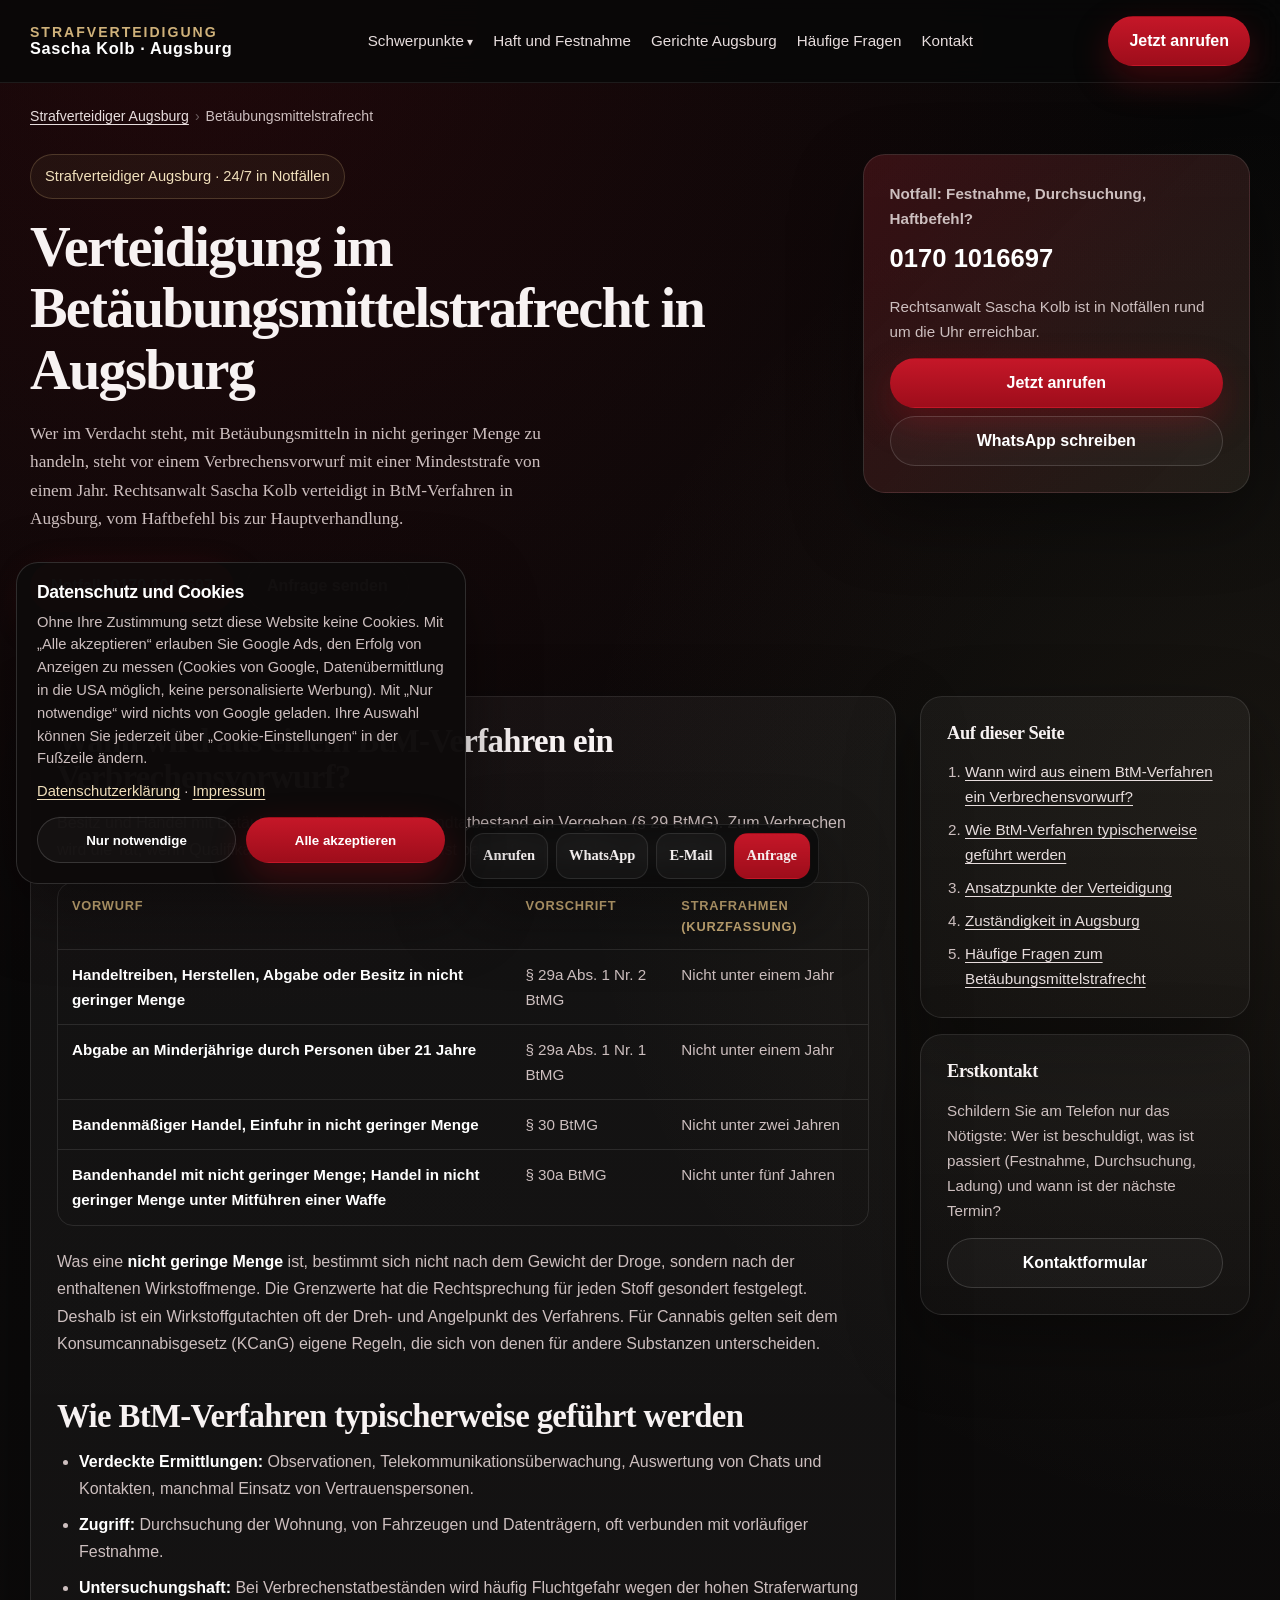
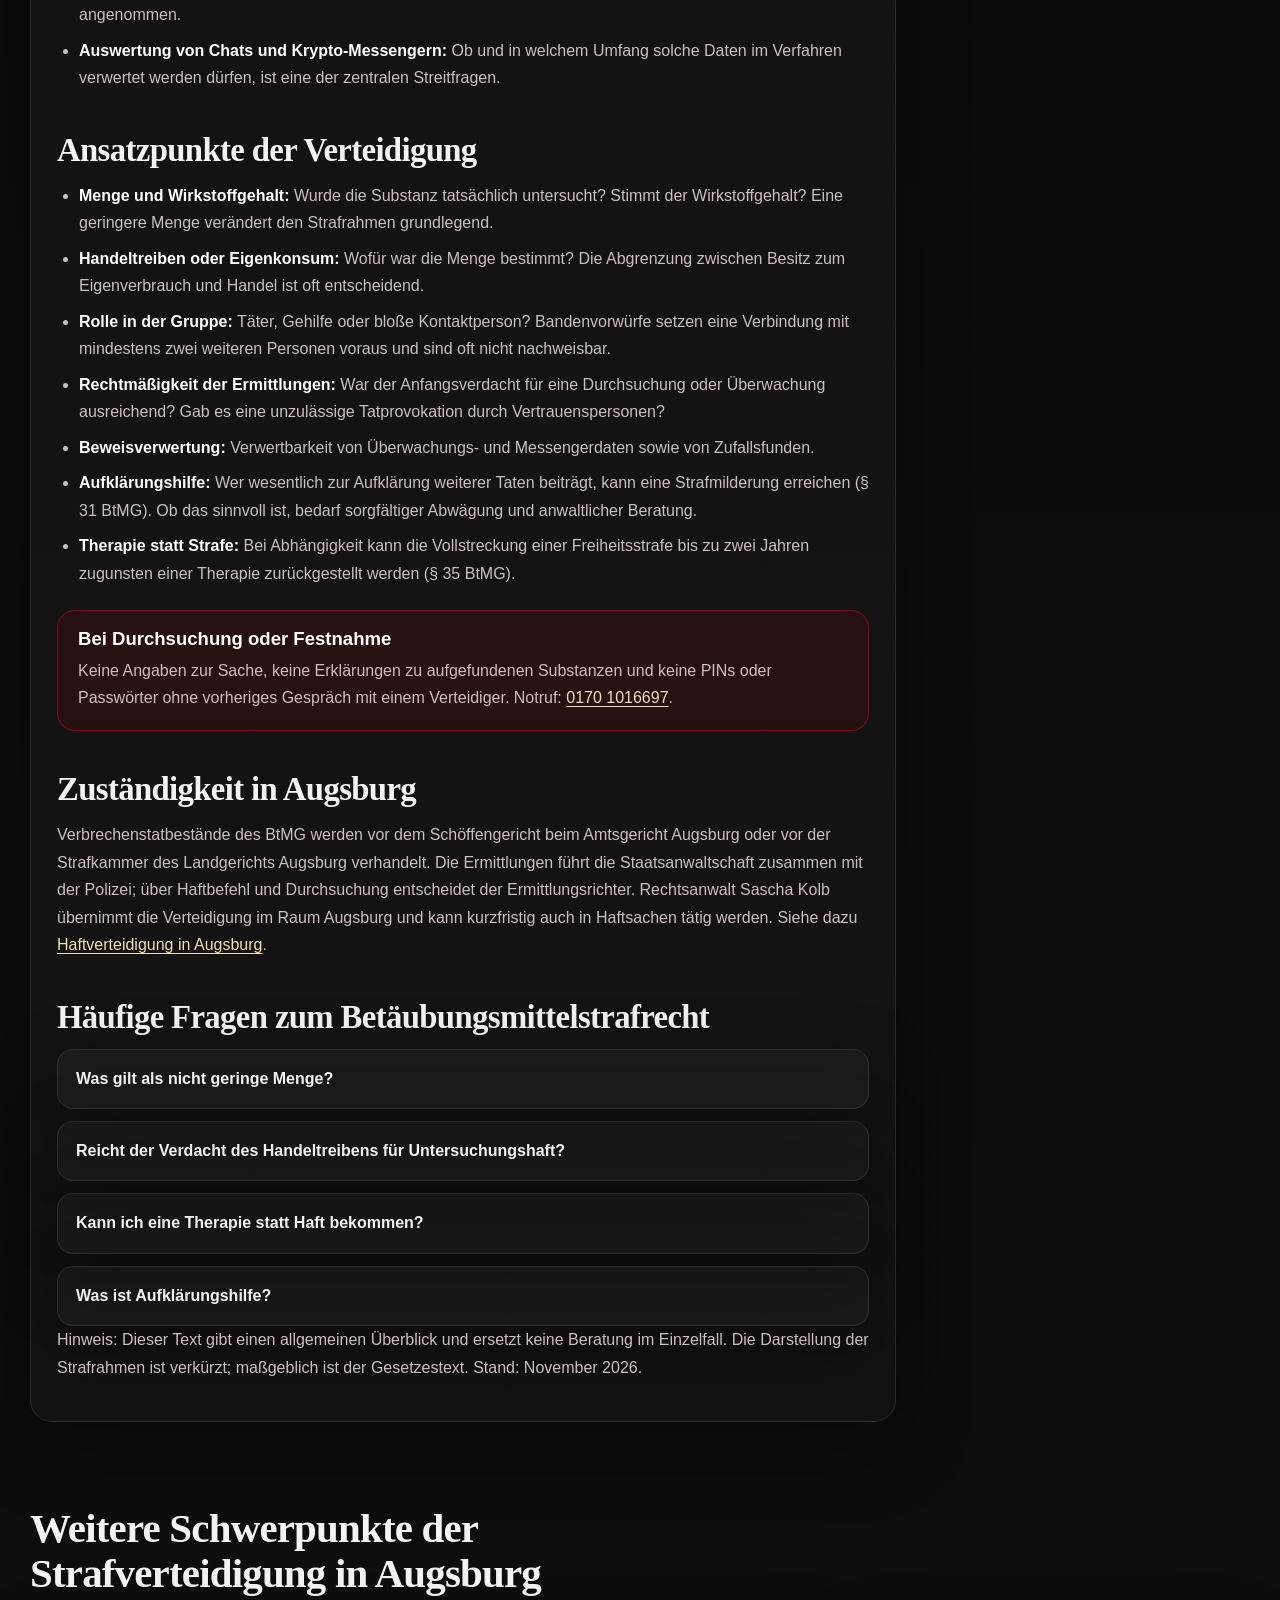
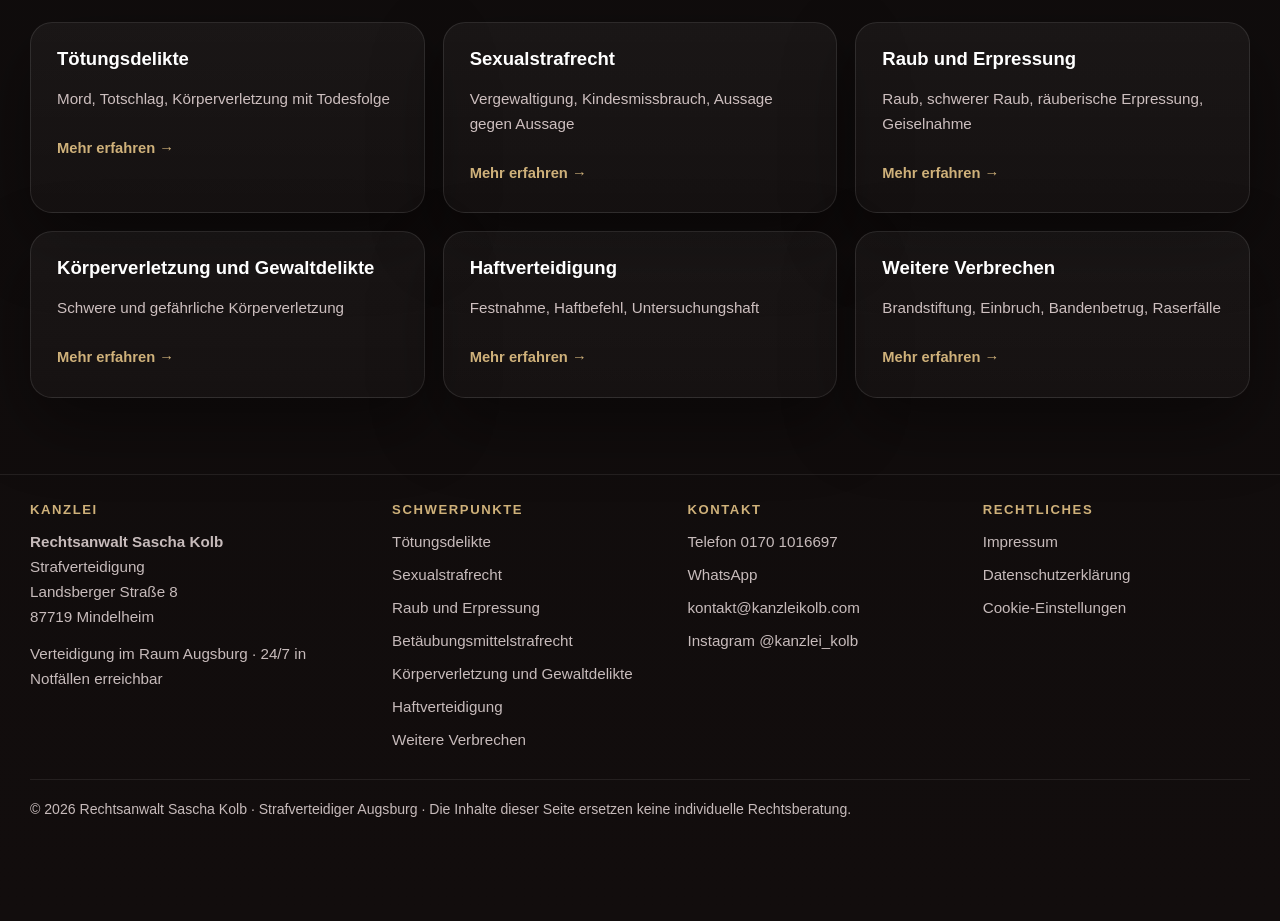
<file: betaeubungsmittelstrafrecht-augsburg/index.html>
<!DOCTYPE html>
<html lang="de">
<head>
  <meta charset="UTF-8" />
  <meta name="viewport" content="width=device-width, initial-scale=1.0" />
  <title>BtM-Strafrecht Augsburg: Strafverteidiger bei Drogenhandel</title>
  <meta name="description" content="Verteidigung bei Handeltreiben mit nicht geringer Menge, Bandenhandel und Einfuhr in Augsburg. Haftsachen, Telekommunikationsüberwachung. 24/7 in Notfällen." />
  <meta name="robots" content="index, follow, max-image-preview:large, max-snippet:-1" />
  <meta name="author" content="Rechtsanwalt Sascha Kolb" />
  <meta name="theme-color" content="#0d0b0b" />
  <link rel="canonical" href="https://strafrechtaugsburg.de/betaeubungsmittelstrafrecht-augsburg/" />
  <link rel="icon" href="/favicon.svg" type="image/svg+xml" />
  <meta property="og:type" content="website" />
  <meta property="og:site_name" content="Strafverteidiger Augsburg – Sascha Kolb" />
  <meta property="og:locale" content="de_DE" />
  <meta property="og:title" content="BtM-Strafrecht Augsburg: Strafverteidiger bei Drogenhandel" />
  <meta property="og:description" content="Verteidigung bei Handeltreiben mit nicht geringer Menge, Bandenhandel und Einfuhr in Augsburg. Haftsachen, Telekommunikationsüberwachung. 24/7 in Notfällen." />
  <meta property="og:url" content="https://strafrechtaugsburg.de/betaeubungsmittelstrafrecht-augsburg/" />
  <meta property="og:image" content="https://strafrechtaugsburg.de/assets/og-image.jpg" />
  <meta property="og:image:width" content="1200" />
  <meta property="og:image:height" content="630" />
  <meta property="og:image:alt" content="Rechtsanwalt Sascha Kolb – Strafverteidiger in Augsburg" />
  <meta name="twitter:card" content="summary_large_image" />
  <meta name="twitter:title" content="BtM-Strafrecht Augsburg: Strafverteidiger bei Drogenhandel" />
  <meta name="twitter:description" content="Verteidigung bei Handeltreiben mit nicht geringer Menge, Bandenhandel und Einfuhr in Augsburg. Haftsachen, Telekommunikationsüberwachung. 24/7 in Notfällen." />
  <meta name="twitter:image" content="https://strafrechtaugsburg.de/assets/og-image.jpg" />
  <link rel="stylesheet" href="/style.css?v=20261116-7" />
  <script type="application/ld+json">
{
  "@context": "https://schema.org",
  "@graph": [
    {
      "@type": "Attorney",
      "@id": "https://strafrechtaugsburg.de/#kanzlei",
      "name": "Rechtsanwalt Sascha Kolb – Strafverteidiger",
      "url": "https://strafrechtaugsburg.de/",
      "description": "Strafverteidigung bei Verbrechensvorwürfen im Raum Augsburg: Tötungsdelikte, Sexualstrafrecht, Raub und Erpressung, Betäubungsmittelhandel, schwere Gewaltdelikte und Haftsachen. 24/7 in Notfällen erreichbar.",
      "image": "https://strafrechtaugsburg.de/assets/sascha-kolb.jpg",
      "telephone": "+491701016697",
      "email": "kontakt@kanzleikolb.com",
      "address": {
        "@type": "PostalAddress",
        "streetAddress": "Landsberger Straße 8",
        "postalCode": "87719",
        "addressLocality": "Mindelheim",
        "addressRegion": "Bayern",
        "addressCountry": "DE"
      },
      "areaServed": [
        {
          "@type": "City",
          "name": "Augsburg"
        },
        {
          "@type": "AdministrativeArea",
          "name": "Schwaben"
        },
        {
          "@type": "State",
          "name": "Bayern"
        }
      ],
      "knowsAbout": [
        "Strafverteidigung",
        "Tötungsdelikte",
        "Sexualstrafrecht",
        "Raub und Erpressung",
        "Betäubungsmittelstrafrecht",
        "Haftverteidigung",
        "Untersuchungshaft"
      ],
      "contactPoint": [
        {
          "@type": "ContactPoint",
          "contactType": "emergency",
          "telephone": "+491701016697",
          "availableLanguage": "German",
          "hoursAvailable": {
            "@type": "OpeningHoursSpecification",
            "dayOfWeek": [
              "Monday",
              "Tuesday",
              "Wednesday",
              "Thursday",
              "Friday",
              "Saturday",
              "Sunday"
            ],
            "opens": "00:00",
            "closes": "23:59"
          }
        }
      ],
      "sameAs": [
        "https://instagram.com/kanzlei_kolb"
      ],
      "hasOfferCatalog": {
        "@type": "OfferCatalog",
        "name": "Schwerpunkte der Strafverteidigung",
        "itemListElement": [
          {
            "@type": "Offer",
            "itemOffered": {
              "@type": "Service",
              "name": "Tötungsdelikte",
              "url": "https://strafrechtaugsburg.de/toetungsdelikte-augsburg/"
            }
          },
          {
            "@type": "Offer",
            "itemOffered": {
              "@type": "Service",
              "name": "Sexualstrafrecht",
              "url": "https://strafrechtaugsburg.de/sexualstrafrecht-augsburg/"
            }
          },
          {
            "@type": "Offer",
            "itemOffered": {
              "@type": "Service",
              "name": "Raub und Erpressung",
              "url": "https://strafrechtaugsburg.de/raub-erpressung-augsburg/"
            }
          },
          {
            "@type": "Offer",
            "itemOffered": {
              "@type": "Service",
              "name": "Betäubungsmittelstrafrecht",
              "url": "https://strafrechtaugsburg.de/betaeubungsmittelstrafrecht-augsburg/"
            }
          },
          {
            "@type": "Offer",
            "itemOffered": {
              "@type": "Service",
              "name": "Körperverletzung und Gewaltdelikte",
              "url": "https://strafrechtaugsburg.de/koerperverletzung-gewaltdelikte-augsburg/"
            }
          },
          {
            "@type": "Offer",
            "itemOffered": {
              "@type": "Service",
              "name": "Haftverteidigung",
              "url": "https://strafrechtaugsburg.de/haftverteidigung-augsburg/"
            }
          },
          {
            "@type": "Offer",
            "itemOffered": {
              "@type": "Service",
              "name": "Weitere Verbrechen",
              "url": "https://strafrechtaugsburg.de/weitere-verbrechen-augsburg/"
            }
          }
        ]
      },
      "employee": {
        "@id": "https://strafrechtaugsburg.de/#sascha-kolb"
      }
    },
    {
      "@type": "Person",
      "@id": "https://strafrechtaugsburg.de/#sascha-kolb",
      "name": "Sascha Kolb",
      "jobTitle": "Rechtsanwalt",
      "image": "https://strafrechtaugsburg.de/assets/sascha-kolb.jpg",
      "url": "https://strafrechtaugsburg.de/",
      "worksFor": {
        "@id": "https://strafrechtaugsburg.de/#kanzlei"
      },
      "sameAs": [
        "https://instagram.com/kanzlei_kolb"
      ]
    },
    {
      "@type": "WebSite",
      "@id": "https://strafrechtaugsburg.de/#website",
      "url": "https://strafrechtaugsburg.de/",
      "name": "Strafverteidiger Augsburg – Rechtsanwalt Sascha Kolb",
      "inLanguage": "de-DE",
      "publisher": {
        "@id": "https://strafrechtaugsburg.de/#kanzlei"
      }
    },
    {
      "@type": "WebPage",
      "@id": "https://strafrechtaugsburg.de/betaeubungsmittelstrafrecht-augsburg/#webpage",
      "url": "https://strafrechtaugsburg.de/betaeubungsmittelstrafrecht-augsburg/",
      "name": "BtM-Strafrecht Augsburg: Strafverteidiger bei Drogenhandel",
      "description": "Verteidigung bei Handeltreiben mit nicht geringer Menge, Bandenhandel und Einfuhr in Augsburg. Haftsachen, Telekommunikationsüberwachung. 24/7 in Notfällen.",
      "inLanguage": "de-DE",
      "isPartOf": {
        "@id": "https://strafrechtaugsburg.de/#website"
      },
      "about": {
        "@id": "https://strafrechtaugsburg.de/#kanzlei"
      },
      "primaryImageOfPage": {
        "@type": "ImageObject",
        "url": "https://strafrechtaugsburg.de/assets/og-image.jpg",
        "width": 1200,
        "height": 630
      },
      "dateModified": "2026-11-16",
      "breadcrumb": {
        "@id": "https://strafrechtaugsburg.de/betaeubungsmittelstrafrecht-augsburg/#breadcrumb"
      }
    },
    {
      "@type": "BreadcrumbList",
      "@id": "https://strafrechtaugsburg.de/betaeubungsmittelstrafrecht-augsburg/#breadcrumb",
      "itemListElement": [
        {
          "@type": "ListItem",
          "position": 1,
          "name": "Strafverteidiger Augsburg",
          "item": "https://strafrechtaugsburg.de/"
        },
        {
          "@type": "ListItem",
          "position": 2,
          "name": "Betäubungsmittelstrafrecht",
          "item": "https://strafrechtaugsburg.de/betaeubungsmittelstrafrecht-augsburg/"
        }
      ]
    },
    {
      "@type": "Service",
      "@id": "https://strafrechtaugsburg.de/betaeubungsmittelstrafrecht-augsburg/#service",
      "name": "Verteidigung im Betäubungsmittelstrafrecht",
      "serviceType": "Strafverteidigung",
      "provider": {
        "@id": "https://strafrechtaugsburg.de/#kanzlei"
      },
      "areaServed": {
        "@type": "City",
        "name": "Augsburg"
      },
      "url": "https://strafrechtaugsburg.de/betaeubungsmittelstrafrecht-augsburg/"
    },
    {
      "@type": "FAQPage",
      "@id": "https://strafrechtaugsburg.de/betaeubungsmittelstrafrecht-augsburg/#faq",
      "mainEntity": [
        {
          "@type": "Question",
          "name": "Was gilt als nicht geringe Menge?",
          "acceptedAnswer": {
            "@type": "Answer",
            "text": "Maßgeblich ist die Wirkstoffmenge, nicht das Gesamtgewicht. Für jede Substanz hat die Rechtsprechung einen Grenzwert festgelegt, ab dem eine nicht geringe Menge vorliegt. Wird dieser Wert überschritten, droht bei Handeltreiben eine Mindeststrafe von einem Jahr, bei Einfuhr sogar von zwei Jahren."
          }
        },
        {
          "@type": "Question",
          "name": "Reicht der Verdacht des Handeltreibens für Untersuchungshaft?",
          "acceptedAnswer": {
            "@type": "Answer",
            "text": "Dringender Tatverdacht und ein Haftgrund sind erforderlich. Bei hoher Straferwartung wird häufig Fluchtgefahr angenommen. Ob eine Außervollzugsetzung gegen Auflagen möglich ist, wird im Haftprüfungsverfahren geklärt."
          }
        },
        {
          "@type": "Question",
          "name": "Kann ich eine Therapie statt Haft bekommen?",
          "acceptedAnswer": {
            "@type": "Answer",
            "text": "Bei nachgewiesener Betäubungsmittelabhängigkeit und einer Freiheitsstrafe von bis zu zwei Jahren kommt eine Zurückstellung der Strafvollstreckung zugunsten einer Therapie in Betracht (§ 35 BtMG). Die Voraussetzungen sind streng; frühzeitige Planung ist wichtig."
          }
        },
        {
          "@type": "Question",
          "name": "Was ist Aufklärungshilfe?",
          "acceptedAnswer": {
            "@type": "Answer",
            "text": "Das ist die Mitwirkung an der Aufklärung weiterer Betäubungsmitteltaten. Sie kann zu einer Strafmilderung oder im Einzelfall zum Absehen von Strafe führen (§ 31 BtMG). Sie birgt aber Risiken, etwa für die eigene Sicherheit, und sollte nur nach eingehender anwaltlicher Beratung erfolgen."
          }
        }
      ]
    }
  ]
}
  </script>
</head>
<body>
  <a class="skip-link" href="#main">Zum Inhalt springen</a>
  <header class="topbar">
    <div class="container topbar-inner">
      <a href="/" class="logo" aria-label="Startseite – Strafverteidigung Sascha Kolb, Augsburg">
        <strong>Strafverteidigung</strong>
        <span>Sascha Kolb · Augsburg</span>
      </a>
      <nav class="nav" aria-label="Hauptnavigation">
        <details class="dropdown">
          <summary>Schwerpunkte</summary>
          <div class="dropdown-menu"><a href="/toetungsdelikte-augsburg/">Tötungsdelikte</a><a href="/sexualstrafrecht-augsburg/">Sexualstrafrecht</a><a href="/raub-erpressung-augsburg/">Raub und Erpressung</a><a href="/betaeubungsmittelstrafrecht-augsburg/">Betäubungsmittelstrafrecht</a><a href="/koerperverletzung-gewaltdelikte-augsburg/">Körperverletzung und Gewaltdelikte</a><a href="/haftverteidigung-augsburg/">Haftverteidigung</a><a href="/weitere-verbrechen-augsburg/">Weitere Verbrechen</a></div>
        </details>
        <a href="/haftverteidigung-augsburg/">Haft und Festnahme</a>
        <a href="/#augsburg">Gerichte Augsburg</a>
        <a href="/#faq">Häufige Fragen</a>
        <a href="/#kontakt">Kontakt</a>
      </nav>
      <details class="mobile-menu">
        <summary>Menü</summary>
        <div class="mobile-menu-panel"><a href="/toetungsdelikte-augsburg/">Tötungsdelikte</a><a href="/sexualstrafrecht-augsburg/">Sexualstrafrecht</a><a href="/raub-erpressung-augsburg/">Raub und Erpressung</a><a href="/betaeubungsmittelstrafrecht-augsburg/">Betäubungsmittelstrafrecht</a><a href="/koerperverletzung-gewaltdelikte-augsburg/">Körperverletzung und Gewaltdelikte</a><a href="/haftverteidigung-augsburg/">Haftverteidigung</a><a href="/weitere-verbrechen-augsburg/">Weitere Verbrechen</a><a href="/#faq">Häufige Fragen</a><a href="/#kontakt">Kontakt</a></div>
      </details>
      <a class="btn btn-primary" href="tel:+491701016697">Jetzt anrufen</a>
    </div>
  </header>

  <main id="main">
    <nav class="container breadcrumb" aria-label="Brotkrumen">
      <ol>
        <li><a href="/">Strafverteidiger Augsburg</a></li>
        <li aria-current="page">Betäubungsmittelstrafrecht</li>
      </ol>
    </nav>

    <section class="page-hero">
      <div class="container page-hero-grid">
        <div>
          <div class="eyebrow">Strafverteidiger Augsburg · 24/7 in Notfällen</div>
          <h1>Verteidigung im Betäubungsmittelstrafrecht in Augsburg</h1>
          <p class="lead">Wer im Verdacht steht, mit Betäubungsmitteln in nicht geringer Menge zu handeln, steht vor einem Verbrechensvorwurf mit einer Mindeststrafe von einem Jahr. Rechtsanwalt Sascha Kolb verteidigt in BtM-Verfahren in Augsburg, vom Haftbefehl bis zur Hauptverhandlung.</p>
          <div class="cta-row">
            <a class="btn btn-primary" href="tel:+491701016697">Notfall: 0170 1016697</a>
            <a class="btn btn-secondary" href="/#kontakt">Anfrage senden</a>
          </div>
        </div>
        <div class="panel signal sos">
            <p><strong>Notfall: Festnahme, Durchsuchung, Haftbefehl?</strong></p>
            <strong class="phone"><a href="tel:+491701016697">0170 1016697</a></strong>
            <p>Rechtsanwalt Sascha Kolb ist in Notfällen rund um die Uhr erreichbar.</p>
            <a class="btn btn-primary" href="tel:+491701016697">Jetzt anrufen</a>
            <a class="btn btn-secondary" href="https://wa.me/491701016697" target="_blank" rel="noopener">WhatsApp schreiben</a>
          </div>
      </div>
    </section>

    <section class="section">
      <div class="container article-grid">
        <article class="panel prose">
<h2 id="vorwuerfe">Wann wird aus einem BtM-Verfahren ein Verbrechensvorwurf?</h2>
<p>Besitz und Handel mit Betäubungsmitteln sind im Grundtatbestand ein Vergehen (§ 29 BtMG). Zum Verbrechen wird die Tat, wenn Qualifikationen hinzukommen. Das ist bei größeren Verfahren regelmäßig der Fall:</p>
<div class="table-wrap">
  <table>
    <thead><tr><th>Vorwurf</th><th>Vorschrift</th><th>Strafrahmen (Kurzfassung)</th></tr></thead>
    <tbody>
      <tr><td>Handeltreiben, Herstellen, Abgabe oder Besitz in nicht geringer Menge</td><td>§ 29a Abs. 1 Nr. 2 BtMG</td><td>Nicht unter einem Jahr</td></tr>
      <tr><td>Abgabe an Minderjährige durch Personen über 21 Jahre</td><td>§ 29a Abs. 1 Nr. 1 BtMG</td><td>Nicht unter einem Jahr</td></tr>
      <tr><td>Bandenmäßiger Handel, Einfuhr in nicht geringer Menge</td><td>§ 30 BtMG</td><td>Nicht unter zwei Jahren</td></tr>
      <tr><td>Bandenhandel mit nicht geringer Menge; Handel in nicht geringer Menge unter Mitführen einer Waffe</td><td>§ 30a BtMG</td><td>Nicht unter fünf Jahren</td></tr>
    </tbody>
  </table>
</div>
<p>Was eine <strong>nicht geringe Menge</strong> ist, bestimmt sich nicht nach dem Gewicht der Droge, sondern nach der enthaltenen Wirkstoffmenge. Die Grenzwerte hat die Rechtsprechung für jeden Stoff gesondert festgelegt. Deshalb ist ein Wirkstoffgutachten oft der Dreh- und Angelpunkt des Verfahrens. Für Cannabis gelten seit dem Konsumcannabisgesetz (KCanG) eigene Regeln, die sich von denen für andere Substanzen unterscheiden.</p>

<h2 id="verfahren">Wie BtM-Verfahren typischerweise geführt werden</h2>
<ul>
  <li><strong>Verdeckte Ermittlungen:</strong> Observationen, Telekommunikationsüberwachung, Auswertung von Chats und Kontakten, manchmal Einsatz von Vertrauenspersonen.</li>
  <li><strong>Zugriff:</strong> Durchsuchung der Wohnung, von Fahrzeugen und Datenträgern, oft verbunden mit vorläufiger Festnahme.</li>
  <li><strong>Untersuchungshaft:</strong> Bei Verbrechenstatbeständen wird häufig Fluchtgefahr wegen der hohen Straferwartung angenommen.</li>
  <li><strong>Auswertung von Chats und Krypto-Messengern:</strong> Ob und in welchem Umfang solche Daten im Verfahren verwertet werden dürfen, ist eine der zentralen Streitfragen.</li>
</ul>

<h2 id="verteidigung">Ansatzpunkte der Verteidigung</h2>
<ul>
  <li><strong>Menge und Wirkstoffgehalt:</strong> Wurde die Substanz tatsächlich untersucht? Stimmt der Wirkstoffgehalt? Eine geringere Menge verändert den Strafrahmen grundlegend.</li>
  <li><strong>Handeltreiben oder Eigenkonsum:</strong> Wofür war die Menge bestimmt? Die Abgrenzung zwischen Besitz zum Eigenverbrauch und Handel ist oft entscheidend.</li>
  <li><strong>Rolle in der Gruppe:</strong> Täter, Gehilfe oder bloße Kontaktperson? Bandenvorwürfe setzen eine Verbindung mit mindestens zwei weiteren Personen voraus und sind oft nicht nachweisbar.</li>
  <li><strong>Rechtmäßigkeit der Ermittlungen:</strong> War der Anfangsverdacht für eine Durchsuchung oder Überwachung ausreichend? Gab es eine unzulässige Tatprovokation durch Vertrauenspersonen?</li>
  <li><strong>Beweisverwertung:</strong> Verwertbarkeit von Überwachungs- und Messengerdaten sowie von Zufallsfunden.</li>
  <li><strong>Aufklärungshilfe:</strong> Wer wesentlich zur Aufklärung weiterer Taten beiträgt, kann eine Strafmilderung erreichen (§ 31 BtMG). Ob das sinnvoll ist, bedarf sorgfältiger Abwägung und anwaltlicher Beratung.</li>
  <li><strong>Therapie statt Strafe:</strong> Bei Abhängigkeit kann die Vollstreckung einer Freiheitsstrafe bis zu zwei Jahren zugunsten einer Therapie zurückgestellt werden (§ 35 BtMG).</li>
</ul>
<div class="callout alert">
  <h3>Bei Durchsuchung oder Festnahme</h3>
  <p>Keine Angaben zur Sache, keine Erklärungen zu aufgefundenen Substanzen und keine PINs oder Passwörter ohne vorheriges Gespräch mit einem Verteidiger. Notruf: <a href="tel:+491701016697">0170 1016697</a>.</p>
</div>

<h2 id="augsburg">Zuständigkeit in Augsburg</h2>
<p>Verbrechenstatbestände des BtMG werden vor dem Schöffengericht beim Amtsgericht Augsburg oder vor der Strafkammer des Landgerichts Augsburg verhandelt. Die Ermittlungen führt die Staatsanwaltschaft zusammen mit der Polizei; über Haftbefehl und Durchsuchung entscheidet der Ermittlungsrichter. Rechtsanwalt Sascha Kolb übernimmt die Verteidigung im Raum Augsburg und kann kurzfristig auch in Haftsachen tätig werden. Siehe dazu <a href="/haftverteidigung-augsburg/">Haftverteidigung in Augsburg</a>.</p>

<h2 id="faq">Häufige Fragen zum Betäubungsmittelstrafrecht</h2>
<div class="faq">
  <details>
    <summary>Was gilt als nicht geringe Menge?</summary>
    <p>Maßgeblich ist die Wirkstoffmenge, nicht das Gesamtgewicht. Für jede Substanz hat die Rechtsprechung einen Grenzwert festgelegt, ab dem eine nicht geringe Menge vorliegt. Wird dieser Wert überschritten, droht bei Handeltreiben eine Mindeststrafe von einem Jahr, bei Einfuhr sogar von zwei Jahren.</p>
  </details>
  <details>
    <summary>Reicht der Verdacht des Handeltreibens für Untersuchungshaft?</summary>
    <p>Dringender Tatverdacht und ein Haftgrund sind erforderlich. Bei hoher Straferwartung wird häufig Fluchtgefahr angenommen. Ob eine Außervollzugsetzung gegen Auflagen möglich ist, wird im Haftprüfungsverfahren geklärt.</p>
  </details>
  <details>
    <summary>Kann ich eine Therapie statt Haft bekommen?</summary>
    <p>Bei nachgewiesener Betäubungsmittelabhängigkeit und einer Freiheitsstrafe von bis zu zwei Jahren kommt eine Zurückstellung der Strafvollstreckung zugunsten einer Therapie in Betracht (§ 35 BtMG). Die Voraussetzungen sind streng; frühzeitige Planung ist wichtig.</p>
  </details>
  <details>
    <summary>Was ist Aufklärungshilfe?</summary>
    <p>Das ist die Mitwirkung an der Aufklärung weiterer Betäubungsmitteltaten. Sie kann zu einer Strafmilderung oder im Einzelfall zum Absehen von Strafe führen (§ 31 BtMG). Sie birgt aber Risiken, etwa für die eigene Sicherheit, und sollte nur nach eingehender anwaltlicher Beratung erfolgen.</p>
  </details>
</div>

          <p class="disclaimer">Hinweis: Dieser Text gibt einen allgemeinen Überblick und ersetzt keine Beratung im Einzelfall. Die Darstellung der Strafrahmen ist verkürzt; maßgeblich ist der Gesetzestext. Stand: November 2026.</p>
        </article>
        <aside class="aside" aria-label="Zusatzinformationen">
          <div class="panel">
            <h2 style="font-size:1.15rem">Auf dieser Seite</h2>
            <ol class="toc"><li><a href="#vorwuerfe">Wann wird aus einem BtM-Verfahren ein Verbrechensvorwurf?</a></li><li><a href="#verfahren">Wie BtM-Verfahren typischerweise geführt werden</a></li><li><a href="#verteidigung">Ansatzpunkte der Verteidigung</a></li><li><a href="#augsburg">Zuständigkeit in Augsburg</a></li><li><a href="#faq">Häufige Fragen zum Betäubungsmittelstrafrecht</a></li></ol>
          </div>
          <div class="panel">
            <h2 style="font-size:1.15rem">Erstkontakt</h2>
            <p class="small">Schildern Sie am Telefon nur das Nötigste: Wer ist beschuldigt, was ist passiert (Festnahme, Durchsuchung, Ladung) und wann ist der nächste Termin?</p>
            <a class="btn btn-secondary" style="width:100%" href="/#kontakt">Kontaktformular</a>
          </div>
        </aside>
      </div>
    </section>

    <section class="section">
      <div class="container">
        <div class="section-head">
          <h2>Weitere Schwerpunkte der Strafverteidigung in Augsburg</h2>
        </div>
        <div class="grid-3">
          <a class="panel card-link" href="/toetungsdelikte-augsburg/">
            <h3>Tötungsdelikte</h3>
            <p>Mord, Totschlag, Körperverletzung mit Todesfolge</p>
            <span class="more">Mehr erfahren →</span>
          </a>
          <a class="panel card-link" href="/sexualstrafrecht-augsburg/">
            <h3>Sexualstrafrecht</h3>
            <p>Vergewaltigung, Kindesmissbrauch, Aussage gegen Aussage</p>
            <span class="more">Mehr erfahren →</span>
          </a>
          <a class="panel card-link" href="/raub-erpressung-augsburg/">
            <h3>Raub und Erpressung</h3>
            <p>Raub, schwerer Raub, räuberische Erpressung, Geiselnahme</p>
            <span class="more">Mehr erfahren →</span>
          </a>
          <a class="panel card-link" href="/koerperverletzung-gewaltdelikte-augsburg/">
            <h3>Körperverletzung und Gewaltdelikte</h3>
            <p>Schwere und gefährliche Körperverletzung</p>
            <span class="more">Mehr erfahren →</span>
          </a>
          <a class="panel card-link" href="/haftverteidigung-augsburg/">
            <h3>Haftverteidigung</h3>
            <p>Festnahme, Haftbefehl, Untersuchungshaft</p>
            <span class="more">Mehr erfahren →</span>
          </a>
          <a class="panel card-link" href="/weitere-verbrechen-augsburg/">
            <h3>Weitere Verbrechen</h3>
            <p>Brandstiftung, Einbruch, Bandenbetrug, Raserfälle</p>
            <span class="more">Mehr erfahren →</span>
          </a>
        </div>
      </div>
    </section>
  </main>

  <footer>
    <div class="container">
      <div class="footer-grid">
        <div>
          <h2>Kanzlei</h2>
          <p style="margin:0"><strong>Rechtsanwalt Sascha Kolb</strong><br>Strafverteidigung<br>Landsberger Straße 8<br>87719 Mindelheim</p>
          <p style="margin:12px 0 0">Verteidigung im Raum Augsburg · 24/7 in Notfällen erreichbar</p>
        </div>
        <div>
          <h2>Schwerpunkte</h2>
          <ul><li><a href="/toetungsdelikte-augsburg/">Tötungsdelikte</a></li><li><a href="/sexualstrafrecht-augsburg/">Sexualstrafrecht</a></li><li><a href="/raub-erpressung-augsburg/">Raub und Erpressung</a></li><li><a href="/betaeubungsmittelstrafrecht-augsburg/">Betäubungsmittelstrafrecht</a></li><li><a href="/koerperverletzung-gewaltdelikte-augsburg/">Körperverletzung und Gewaltdelikte</a></li><li><a href="/haftverteidigung-augsburg/">Haftverteidigung</a></li><li><a href="/weitere-verbrechen-augsburg/">Weitere Verbrechen</a></li></ul>
        </div>
        <div>
          <h2>Kontakt</h2>
          <ul>
            <li><a href="tel:+491701016697">Telefon 0170 1016697</a></li>
            <li><a href="https://wa.me/491701016697" target="_blank" rel="noopener">WhatsApp</a></li>
            <li><a href="mailto:kontakt@kanzleikolb.com">kontakt@kanzleikolb.com</a></li>
            <li><a href="https://instagram.com/kanzlei_kolb" target="_blank" rel="noopener">Instagram @kanzlei_kolb</a></li>
          </ul>
        </div>
        <div>
          <h2>Rechtliches</h2>
          <ul>
            <li><a href="/impressum/">Impressum</a></li>
            <li><a href="/datenschutz/">Datenschutzerklärung</a></li>
            <li><button type="button" class="linklike" data-consent-open>Cookie-Einstellungen</button></li>
          </ul>
        </div>
      </div>
      <div class="footer-bottom">© 2026 Rechtsanwalt Sascha Kolb · Strafverteidiger Augsburg · Die Inhalte dieser Seite ersetzen keine individuelle Rechtsberatung.</div>
    </div>
  </footer>

  <div class="sticky">
    <div class="sticky-grid">
      <a href="tel:+491701016697">Anrufen</a>
      <a href="https://wa.me/491701016697" target="_blank" rel="noopener">WhatsApp</a>
      <a href="mailto:kontakt@kanzleikolb.com">E-Mail</a>
      <a href="/#kontakt" class="primary">Anfrage</a>
    </div>
  </div>

  <script src="/script.js?v=20261116-7" defer></script>
</body>
</html>
</file>
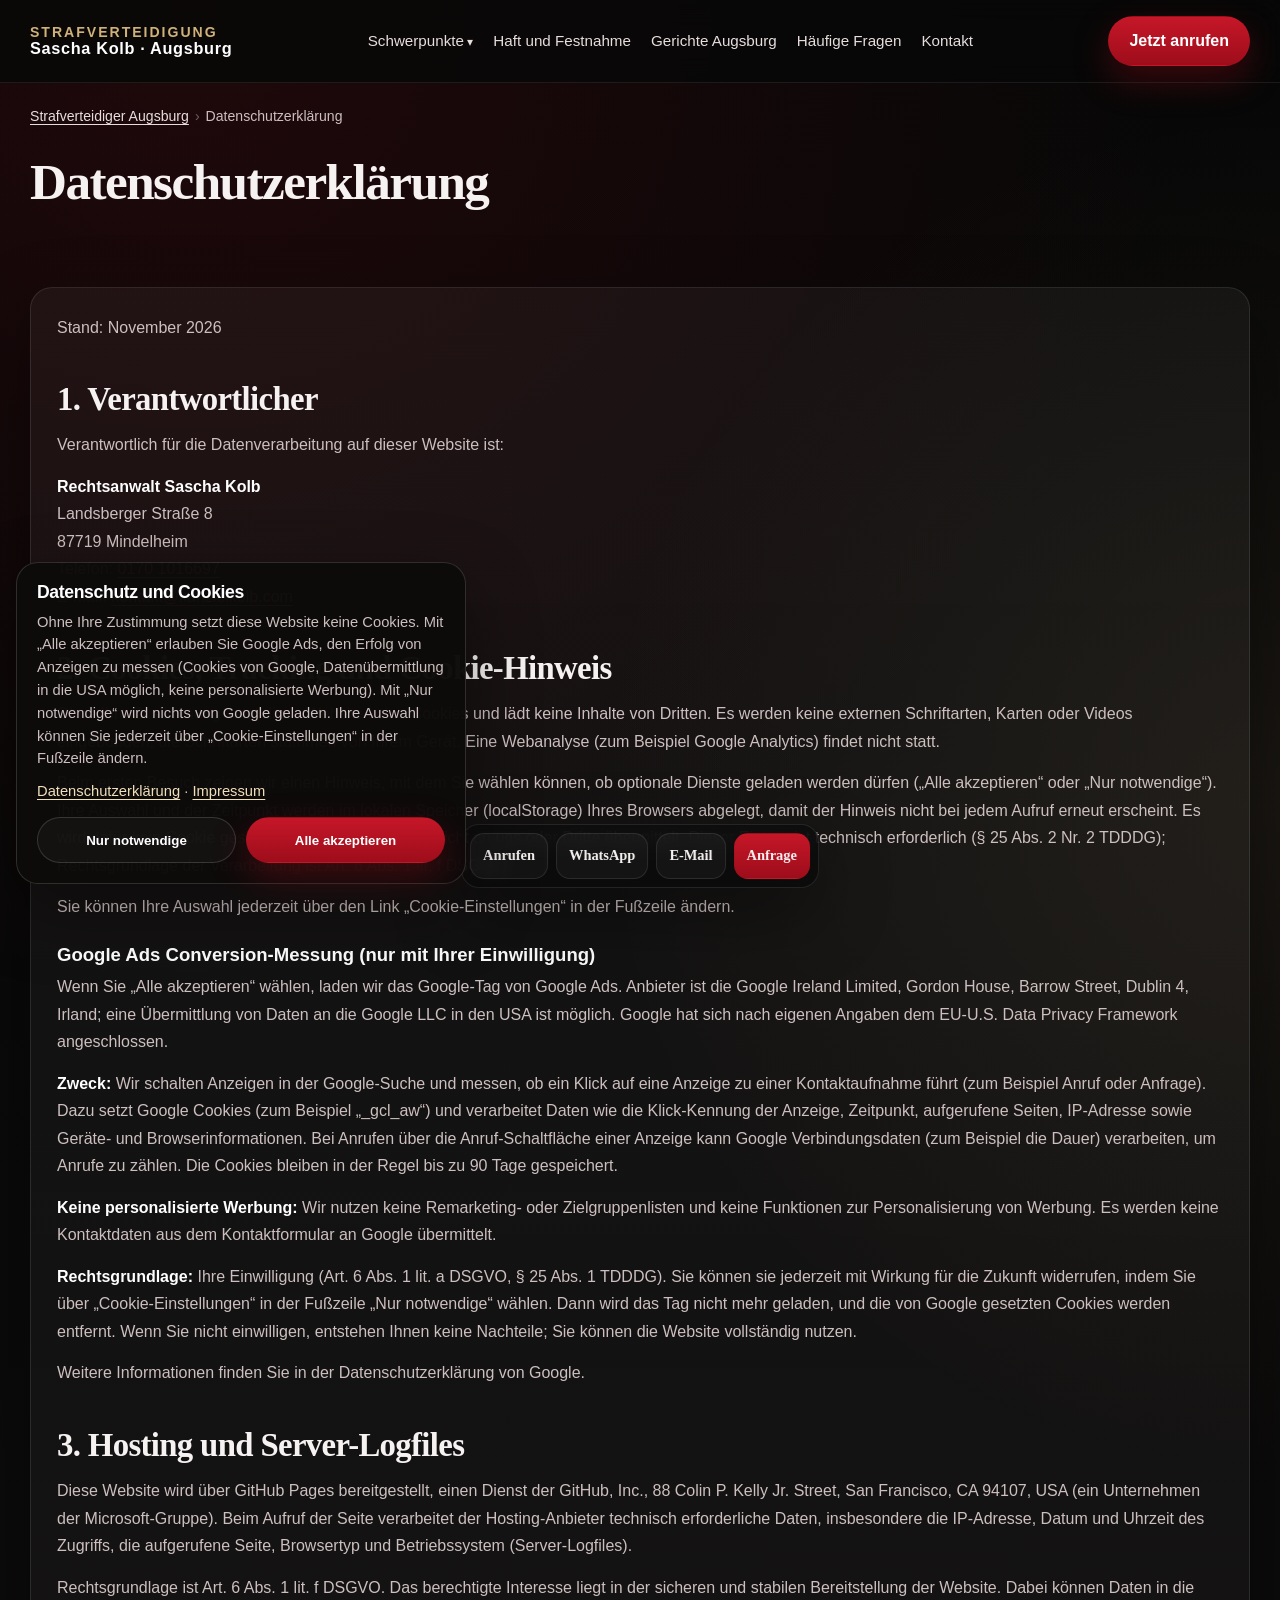
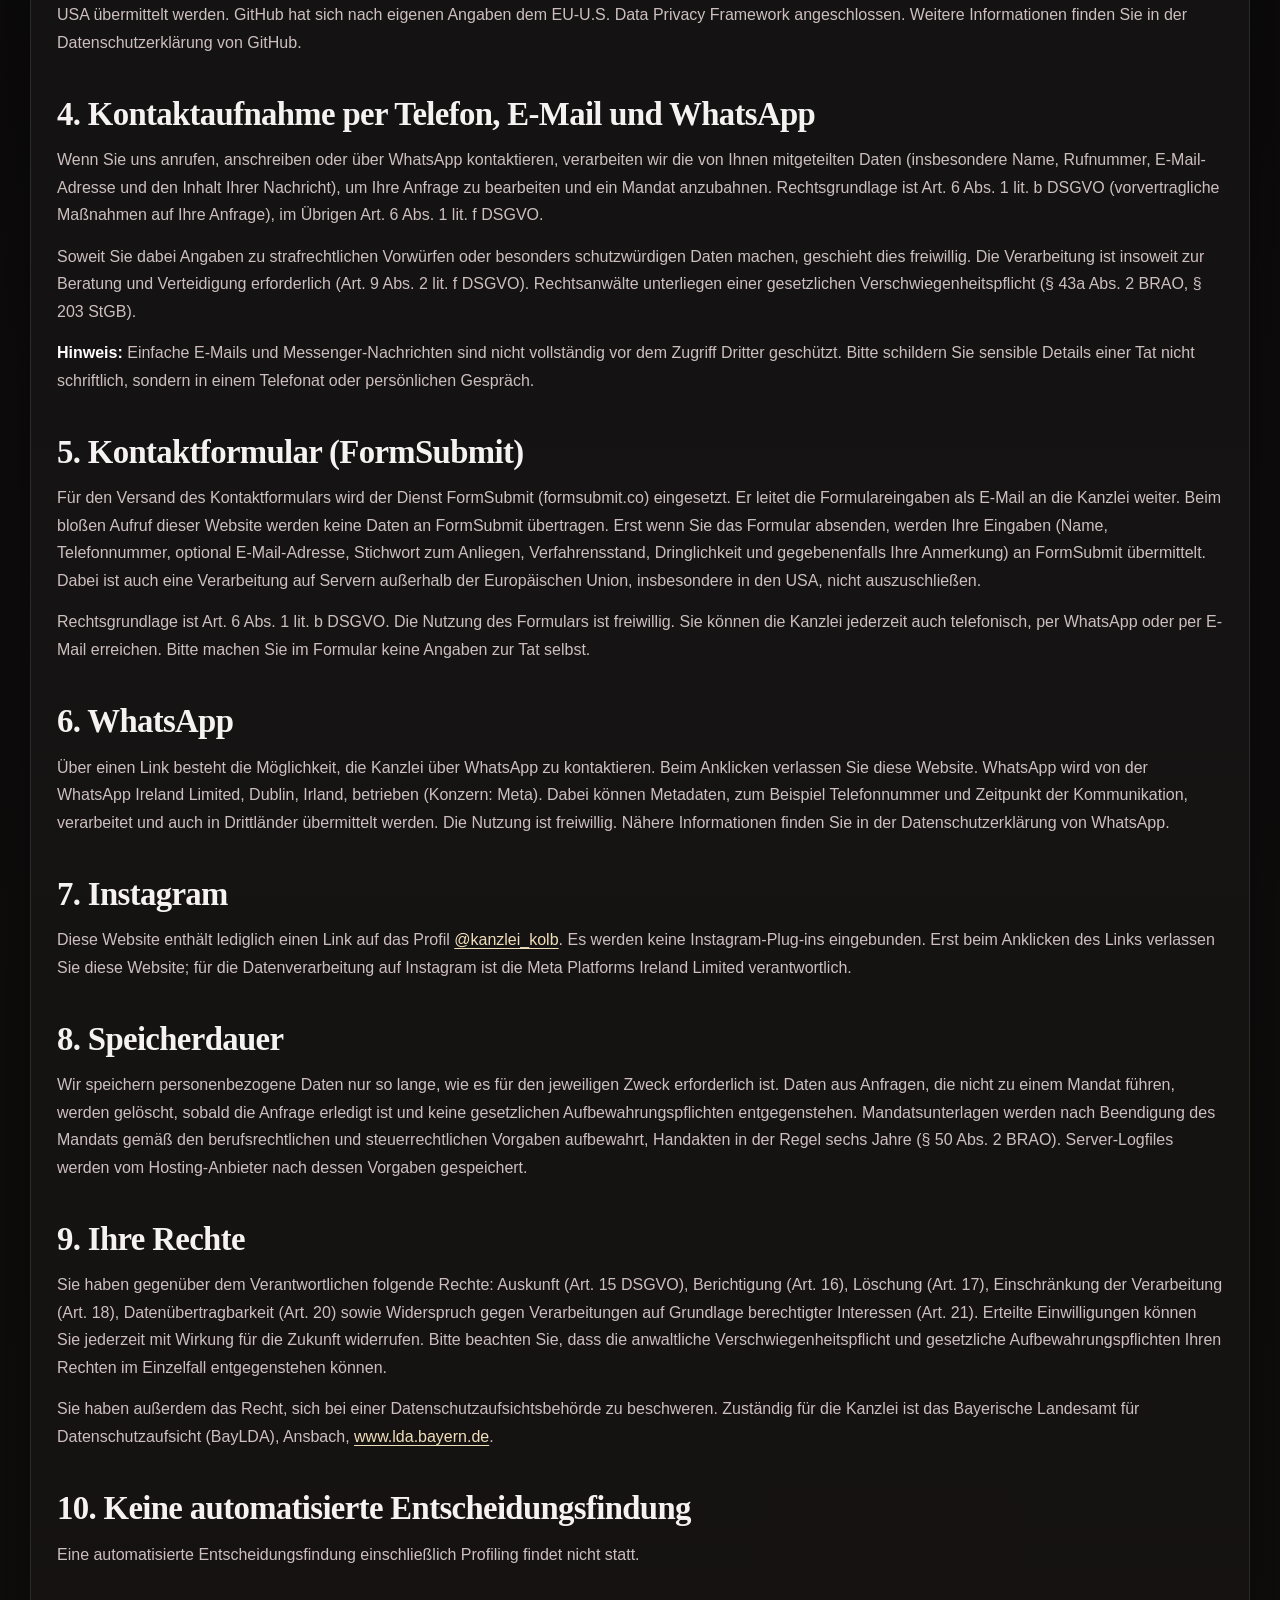
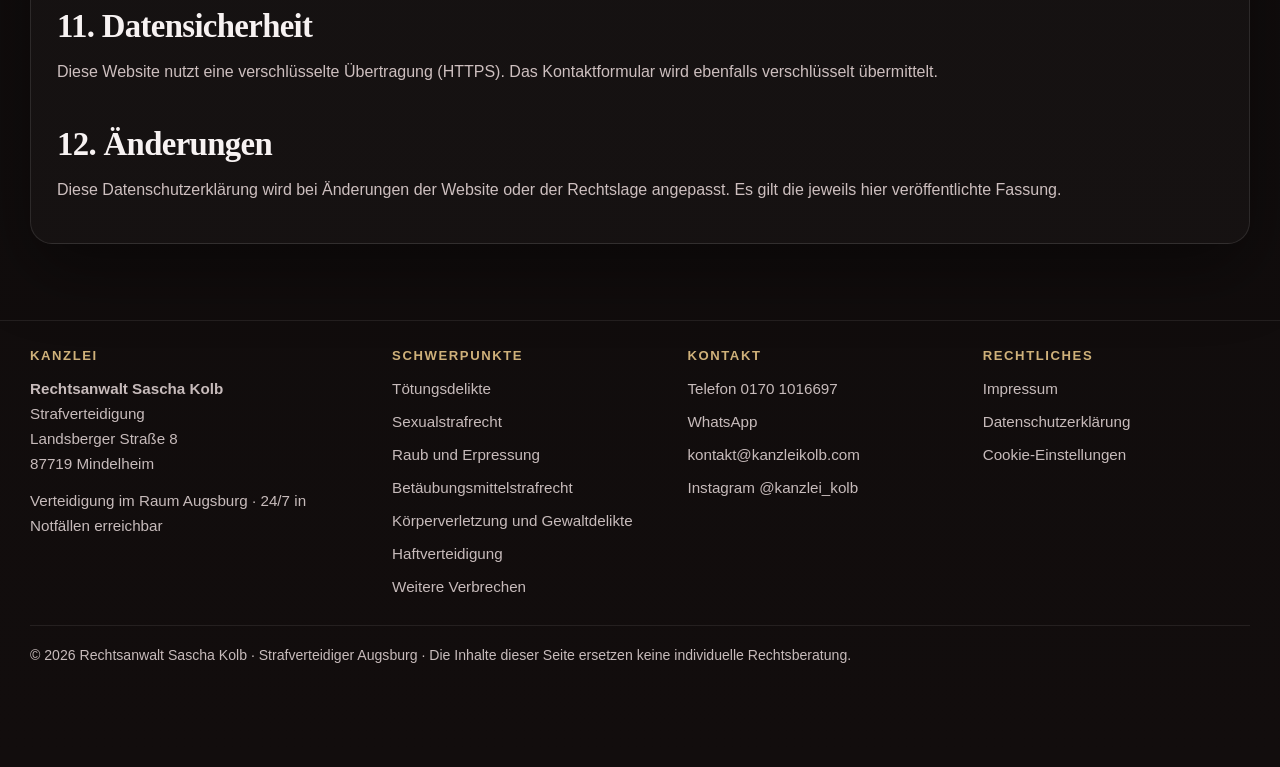
<file: datenschutz/index.html>
<!DOCTYPE html>
<html lang="de">
<head>
  <meta charset="UTF-8" />
  <meta name="viewport" content="width=device-width, initial-scale=1.0" />
  <title>Datenschutzerklärung | Rechtsanwalt Sascha Kolb, Augsburg</title>
  <meta name="description" content="Datenschutzerklärung der Website strafrechtaugsburg.de von Rechtsanwalt Sascha Kolb: Hosting, Kontaktaufnahme, Formular, WhatsApp, Ihre Rechte." />
  <meta name="robots" content="noindex, follow" />
  <meta name="author" content="Rechtsanwalt Sascha Kolb" />
  <meta name="theme-color" content="#0d0b0b" />
  <link rel="canonical" href="https://strafrechtaugsburg.de/datenschutz/" />
  <link rel="icon" href="/favicon.svg" type="image/svg+xml" />
  <meta property="og:type" content="website" />
  <meta property="og:site_name" content="Strafverteidiger Augsburg – Sascha Kolb" />
  <meta property="og:locale" content="de_DE" />
  <meta property="og:title" content="Datenschutzerklärung | Rechtsanwalt Sascha Kolb, Augsburg" />
  <meta property="og:description" content="Datenschutzerklärung der Website strafrechtaugsburg.de von Rechtsanwalt Sascha Kolb: Hosting, Kontaktaufnahme, Formular, WhatsApp, Ihre Rechte." />
  <meta property="og:url" content="https://strafrechtaugsburg.de/datenschutz/" />
  <meta property="og:image" content="https://strafrechtaugsburg.de/assets/og-image.jpg" />
  <meta property="og:image:width" content="1200" />
  <meta property="og:image:height" content="630" />
  <meta property="og:image:alt" content="Rechtsanwalt Sascha Kolb – Strafverteidiger in Augsburg" />
  <meta name="twitter:card" content="summary_large_image" />
  <meta name="twitter:title" content="Datenschutzerklärung | Rechtsanwalt Sascha Kolb, Augsburg" />
  <meta name="twitter:description" content="Datenschutzerklärung der Website strafrechtaugsburg.de von Rechtsanwalt Sascha Kolb: Hosting, Kontaktaufnahme, Formular, WhatsApp, Ihre Rechte." />
  <meta name="twitter:image" content="https://strafrechtaugsburg.de/assets/og-image.jpg" />
  <link rel="stylesheet" href="/style.css?v=20261116-7" />
  <script type="application/ld+json">
{
  "@context": "https://schema.org",
  "@graph": [
    {
      "@type": "Attorney",
      "@id": "https://strafrechtaugsburg.de/#kanzlei",
      "name": "Rechtsanwalt Sascha Kolb – Strafverteidiger",
      "url": "https://strafrechtaugsburg.de/",
      "description": "Strafverteidigung bei Verbrechensvorwürfen im Raum Augsburg: Tötungsdelikte, Sexualstrafrecht, Raub und Erpressung, Betäubungsmittelhandel, schwere Gewaltdelikte und Haftsachen. 24/7 in Notfällen erreichbar.",
      "image": "https://strafrechtaugsburg.de/assets/sascha-kolb.jpg",
      "telephone": "+491701016697",
      "email": "kontakt@kanzleikolb.com",
      "address": {
        "@type": "PostalAddress",
        "streetAddress": "Landsberger Straße 8",
        "postalCode": "87719",
        "addressLocality": "Mindelheim",
        "addressRegion": "Bayern",
        "addressCountry": "DE"
      },
      "areaServed": [
        {
          "@type": "City",
          "name": "Augsburg"
        },
        {
          "@type": "AdministrativeArea",
          "name": "Schwaben"
        },
        {
          "@type": "State",
          "name": "Bayern"
        }
      ],
      "knowsAbout": [
        "Strafverteidigung",
        "Tötungsdelikte",
        "Sexualstrafrecht",
        "Raub und Erpressung",
        "Betäubungsmittelstrafrecht",
        "Haftverteidigung",
        "Untersuchungshaft"
      ],
      "contactPoint": [
        {
          "@type": "ContactPoint",
          "contactType": "emergency",
          "telephone": "+491701016697",
          "availableLanguage": "German",
          "hoursAvailable": {
            "@type": "OpeningHoursSpecification",
            "dayOfWeek": [
              "Monday",
              "Tuesday",
              "Wednesday",
              "Thursday",
              "Friday",
              "Saturday",
              "Sunday"
            ],
            "opens": "00:00",
            "closes": "23:59"
          }
        }
      ],
      "sameAs": [
        "https://instagram.com/kanzlei_kolb"
      ],
      "hasOfferCatalog": {
        "@type": "OfferCatalog",
        "name": "Schwerpunkte der Strafverteidigung",
        "itemListElement": [
          {
            "@type": "Offer",
            "itemOffered": {
              "@type": "Service",
              "name": "Tötungsdelikte",
              "url": "https://strafrechtaugsburg.de/toetungsdelikte-augsburg/"
            }
          },
          {
            "@type": "Offer",
            "itemOffered": {
              "@type": "Service",
              "name": "Sexualstrafrecht",
              "url": "https://strafrechtaugsburg.de/sexualstrafrecht-augsburg/"
            }
          },
          {
            "@type": "Offer",
            "itemOffered": {
              "@type": "Service",
              "name": "Raub und Erpressung",
              "url": "https://strafrechtaugsburg.de/raub-erpressung-augsburg/"
            }
          },
          {
            "@type": "Offer",
            "itemOffered": {
              "@type": "Service",
              "name": "Betäubungsmittelstrafrecht",
              "url": "https://strafrechtaugsburg.de/betaeubungsmittelstrafrecht-augsburg/"
            }
          },
          {
            "@type": "Offer",
            "itemOffered": {
              "@type": "Service",
              "name": "Körperverletzung und Gewaltdelikte",
              "url": "https://strafrechtaugsburg.de/koerperverletzung-gewaltdelikte-augsburg/"
            }
          },
          {
            "@type": "Offer",
            "itemOffered": {
              "@type": "Service",
              "name": "Haftverteidigung",
              "url": "https://strafrechtaugsburg.de/haftverteidigung-augsburg/"
            }
          },
          {
            "@type": "Offer",
            "itemOffered": {
              "@type": "Service",
              "name": "Weitere Verbrechen",
              "url": "https://strafrechtaugsburg.de/weitere-verbrechen-augsburg/"
            }
          }
        ]
      },
      "employee": {
        "@id": "https://strafrechtaugsburg.de/#sascha-kolb"
      }
    },
    {
      "@type": "Person",
      "@id": "https://strafrechtaugsburg.de/#sascha-kolb",
      "name": "Sascha Kolb",
      "jobTitle": "Rechtsanwalt",
      "image": "https://strafrechtaugsburg.de/assets/sascha-kolb.jpg",
      "url": "https://strafrechtaugsburg.de/",
      "worksFor": {
        "@id": "https://strafrechtaugsburg.de/#kanzlei"
      },
      "sameAs": [
        "https://instagram.com/kanzlei_kolb"
      ]
    },
    {
      "@type": "WebSite",
      "@id": "https://strafrechtaugsburg.de/#website",
      "url": "https://strafrechtaugsburg.de/",
      "name": "Strafverteidiger Augsburg – Rechtsanwalt Sascha Kolb",
      "inLanguage": "de-DE",
      "publisher": {
        "@id": "https://strafrechtaugsburg.de/#kanzlei"
      }
    },
    {
      "@type": "WebPage",
      "@id": "https://strafrechtaugsburg.de/datenschutz/#webpage",
      "url": "https://strafrechtaugsburg.de/datenschutz/",
      "name": "Datenschutzerklärung | Rechtsanwalt Sascha Kolb, Augsburg",
      "description": "Datenschutzerklärung der Website strafrechtaugsburg.de von Rechtsanwalt Sascha Kolb: Hosting, Kontaktaufnahme, Formular, WhatsApp, Ihre Rechte.",
      "inLanguage": "de-DE",
      "isPartOf": {
        "@id": "https://strafrechtaugsburg.de/#website"
      },
      "about": {
        "@id": "https://strafrechtaugsburg.de/#kanzlei"
      },
      "primaryImageOfPage": {
        "@type": "ImageObject",
        "url": "https://strafrechtaugsburg.de/assets/og-image.jpg",
        "width": 1200,
        "height": 630
      },
      "dateModified": "2026-11-16"
    }
  ]
}
  </script>
</head>
<body>
  <a class="skip-link" href="#main">Zum Inhalt springen</a>
  <header class="topbar">
    <div class="container topbar-inner">
      <a href="/" class="logo" aria-label="Startseite – Strafverteidigung Sascha Kolb, Augsburg">
        <strong>Strafverteidigung</strong>
        <span>Sascha Kolb · Augsburg</span>
      </a>
      <nav class="nav" aria-label="Hauptnavigation">
        <details class="dropdown">
          <summary>Schwerpunkte</summary>
          <div class="dropdown-menu"><a href="/toetungsdelikte-augsburg/">Tötungsdelikte</a><a href="/sexualstrafrecht-augsburg/">Sexualstrafrecht</a><a href="/raub-erpressung-augsburg/">Raub und Erpressung</a><a href="/betaeubungsmittelstrafrecht-augsburg/">Betäubungsmittelstrafrecht</a><a href="/koerperverletzung-gewaltdelikte-augsburg/">Körperverletzung und Gewaltdelikte</a><a href="/haftverteidigung-augsburg/">Haftverteidigung</a><a href="/weitere-verbrechen-augsburg/">Weitere Verbrechen</a></div>
        </details>
        <a href="/haftverteidigung-augsburg/">Haft und Festnahme</a>
        <a href="/#augsburg">Gerichte Augsburg</a>
        <a href="/#faq">Häufige Fragen</a>
        <a href="/#kontakt">Kontakt</a>
      </nav>
      <details class="mobile-menu">
        <summary>Menü</summary>
        <div class="mobile-menu-panel"><a href="/toetungsdelikte-augsburg/">Tötungsdelikte</a><a href="/sexualstrafrecht-augsburg/">Sexualstrafrecht</a><a href="/raub-erpressung-augsburg/">Raub und Erpressung</a><a href="/betaeubungsmittelstrafrecht-augsburg/">Betäubungsmittelstrafrecht</a><a href="/koerperverletzung-gewaltdelikte-augsburg/">Körperverletzung und Gewaltdelikte</a><a href="/haftverteidigung-augsburg/">Haftverteidigung</a><a href="/weitere-verbrechen-augsburg/">Weitere Verbrechen</a><a href="/#faq">Häufige Fragen</a><a href="/#kontakt">Kontakt</a></div>
      </details>
      <a class="btn btn-primary" href="tel:+491701016697">Jetzt anrufen</a>
    </div>
  </header>

  <main id="main">
    <nav class="container breadcrumb" aria-label="Brotkrumen">
      <ol>
        <li><a href="/">Strafverteidiger Augsburg</a></li>
        <li aria-current="page">Datenschutzerklärung</li>
      </ol>
    </nav>

    <section class="page-hero">
      <div class="container">
        <h1 style="font-size:clamp(2rem,4vw,3.2rem)">Datenschutzerklärung</h1>
      </div>
    </section>
    <section class="section">
      <div class="container">
        <article class="panel prose">
<p>Stand: November 2026</p>

<h2>1. Verantwortlicher</h2>
<p>Verantwortlich für die Datenverarbeitung auf dieser Website ist:</p>
<p><strong>Rechtsanwalt Sascha Kolb</strong><br>Landsberger Straße 8<br>87719 Mindelheim<br>Telefon: <a href="tel:+491701016697">0170 1016697</a><br>E-Mail: <a href="mailto:kontakt@kanzleikolb.com">kontakt@kanzleikolb.com</a></p>

<h2>2. Cookies, Tracking und Cookie-Hinweis</h2>
<p>Ohne Ihre Zustimmung setzt diese Website keine Cookies und lädt keine Inhalte von Dritten. Es werden keine externen Schriftarten, Karten oder Videos eingebunden; die Schriftarten stammen von Ihrem Gerät. Eine Webanalyse (zum Beispiel Google Analytics) findet nicht statt.</p>
<p>Beim ersten Besuch zeigen wir einen Hinweis, mit dem Sie wählen können, ob optionale Dienste geladen werden dürfen („Alle akzeptieren“ oder „Nur notwendige“). Ihre Auswahl und der Zeitpunkt werden im lokalen Speicher (localStorage) Ihres Browsers abgelegt, damit der Hinweis nicht bei jedem Aufruf erneut erscheint. Es wird dafür kein Cookie gesetzt, und die Auswahl wird nicht an uns oder Dritte übermittelt. Dieser Eintrag ist technisch erforderlich (§ 25 Abs. 2 Nr. 2 TDDDG); Rechtsgrundlage der Verarbeitung ist Art. 6 Abs. 1 lit. f DSGVO.</p>
<p>Sie können Ihre Auswahl jederzeit über den Link „Cookie-Einstellungen“ in der Fußzeile ändern.</p>

<h3>Google Ads Conversion-Messung (nur mit Ihrer Einwilligung)</h3>
<p>Wenn Sie „Alle akzeptieren“ wählen, laden wir das Google-Tag von Google Ads. Anbieter ist die Google Ireland Limited, Gordon House, Barrow Street, Dublin 4, Irland; eine Übermittlung von Daten an die Google LLC in den USA ist möglich. Google hat sich nach eigenen Angaben dem EU-U.S. Data Privacy Framework angeschlossen.</p>
<p><strong>Zweck:</strong> Wir schalten Anzeigen in der Google-Suche und messen, ob ein Klick auf eine Anzeige zu einer Kontaktaufnahme führt (zum Beispiel Anruf oder Anfrage). Dazu setzt Google Cookies (zum Beispiel „_gcl_aw“) und verarbeitet Daten wie die Klick-Kennung der Anzeige, Zeitpunkt, aufgerufene Seiten, IP-Adresse sowie Geräte- und Browserinformationen. Bei Anrufen über die Anruf-Schaltfläche einer Anzeige kann Google Verbindungsdaten (zum Beispiel die Dauer) verarbeiten, um Anrufe zu zählen. Die Cookies bleiben in der Regel bis zu 90 Tage gespeichert.</p>
<p><strong>Keine personalisierte Werbung:</strong> Wir nutzen keine Remarketing- oder Zielgruppenlisten und keine Funktionen zur Personalisierung von Werbung. Es werden keine Kontaktdaten aus dem Kontaktformular an Google übermittelt.</p>
<p><strong>Rechtsgrundlage:</strong> Ihre Einwilligung (Art. 6 Abs. 1 lit. a DSGVO, § 25 Abs. 1 TDDDG). Sie können sie jederzeit mit Wirkung für die Zukunft widerrufen, indem Sie über „Cookie-Einstellungen“ in der Fußzeile „Nur notwendige“ wählen. Dann wird das Tag nicht mehr geladen, und die von Google gesetzten Cookies werden entfernt. Wenn Sie nicht einwilligen, entstehen Ihnen keine Nachteile; Sie können die Website vollständig nutzen.</p>
<p>Weitere Informationen finden Sie in der Datenschutzerklärung von Google.</p>

<h2>3. Hosting und Server-Logfiles</h2>
<p>Diese Website wird über GitHub Pages bereitgestellt, einen Dienst der GitHub, Inc., 88 Colin P. Kelly Jr. Street, San Francisco, CA 94107, USA (ein Unternehmen der Microsoft-Gruppe). Beim Aufruf der Seite verarbeitet der Hosting-Anbieter technisch erforderliche Daten, insbesondere die IP-Adresse, Datum und Uhrzeit des Zugriffs, die aufgerufene Seite, Browsertyp und Betriebssystem (Server-Logfiles).</p>
<p>Rechtsgrundlage ist Art. 6 Abs. 1 lit. f DSGVO. Das berechtigte Interesse liegt in der sicheren und stabilen Bereitstellung der Website. Dabei können Daten in die USA übermittelt werden. GitHub hat sich nach eigenen Angaben dem EU-U.S. Data Privacy Framework angeschlossen. Weitere Informationen finden Sie in der Datenschutzerklärung von GitHub.</p>

<h2>4. Kontaktaufnahme per Telefon, E-Mail und WhatsApp</h2>
<p>Wenn Sie uns anrufen, anschreiben oder über WhatsApp kontaktieren, verarbeiten wir die von Ihnen mitgeteilten Daten (insbesondere Name, Rufnummer, E-Mail-Adresse und den Inhalt Ihrer Nachricht), um Ihre Anfrage zu bearbeiten und ein Mandat anzubahnen. Rechtsgrundlage ist Art. 6 Abs. 1 lit. b DSGVO (vorvertragliche Maßnahmen auf Ihre Anfrage), im Übrigen Art. 6 Abs. 1 lit. f DSGVO.</p>
<p>Soweit Sie dabei Angaben zu strafrechtlichen Vorwürfen oder besonders schutzwürdigen Daten machen, geschieht dies freiwillig. Die Verarbeitung ist insoweit zur Beratung und Verteidigung erforderlich (Art. 9 Abs. 2 lit. f DSGVO). Rechtsanwälte unterliegen einer gesetzlichen Verschwiegenheitspflicht (§ 43a Abs. 2 BRAO, § 203 StGB).</p>
<p><strong>Hinweis:</strong> Einfache E-Mails und Messenger-Nachrichten sind nicht vollständig vor dem Zugriff Dritter geschützt. Bitte schildern Sie sensible Details einer Tat nicht schriftlich, sondern in einem Telefonat oder persönlichen Gespräch.</p>

<h2>5. Kontaktformular (FormSubmit)</h2>
<p>Für den Versand des Kontaktformulars wird der Dienst FormSubmit (formsubmit.co) eingesetzt. Er leitet die Formulareingaben als E-Mail an die Kanzlei weiter. Beim bloßen Aufruf dieser Website werden keine Daten an FormSubmit übertragen. Erst wenn Sie das Formular absenden, werden Ihre Eingaben (Name, Telefonnummer, optional E-Mail-Adresse, Stichwort zum Anliegen, Verfahrensstand, Dringlichkeit und gegebenenfalls Ihre Anmerkung) an FormSubmit übermittelt. Dabei ist auch eine Verarbeitung auf Servern außerhalb der Europäischen Union, insbesondere in den USA, nicht auszuschließen.</p>
<p>Rechtsgrundlage ist Art. 6 Abs. 1 lit. b DSGVO. Die Nutzung des Formulars ist freiwillig. Sie können die Kanzlei jederzeit auch telefonisch, per WhatsApp oder per E-Mail erreichen. Bitte machen Sie im Formular keine Angaben zur Tat selbst.</p>

<h2>6. WhatsApp</h2>
<p>Über einen Link besteht die Möglichkeit, die Kanzlei über WhatsApp zu kontaktieren. Beim Anklicken verlassen Sie diese Website. WhatsApp wird von der WhatsApp Ireland Limited, Dublin, Irland, betrieben (Konzern: Meta). Dabei können Metadaten, zum Beispiel Telefonnummer und Zeitpunkt der Kommunikation, verarbeitet und auch in Drittländer übermittelt werden. Die Nutzung ist freiwillig. Nähere Informationen finden Sie in der Datenschutzerklärung von WhatsApp.</p>

<h2>7. Instagram</h2>
<p>Diese Website enthält lediglich einen Link auf das Profil <a href="https://instagram.com/kanzlei_kolb" target="_blank" rel="noopener">@kanzlei_kolb</a>. Es werden keine Instagram-Plug-ins eingebunden. Erst beim Anklicken des Links verlassen Sie diese Website; für die Datenverarbeitung auf Instagram ist die Meta Platforms Ireland Limited verantwortlich.</p>

<h2>8. Speicherdauer</h2>
<p>Wir speichern personenbezogene Daten nur so lange, wie es für den jeweiligen Zweck erforderlich ist. Daten aus Anfragen, die nicht zu einem Mandat führen, werden gelöscht, sobald die Anfrage erledigt ist und keine gesetzlichen Aufbewahrungspflichten entgegenstehen. Mandatsunterlagen werden nach Beendigung des Mandats gemäß den berufsrechtlichen und steuerrechtlichen Vorgaben aufbewahrt, Handakten in der Regel sechs Jahre (§ 50 Abs. 2 BRAO). Server-Logfiles werden vom Hosting-Anbieter nach dessen Vorgaben gespeichert.</p>

<h2>9. Ihre Rechte</h2>
<p>Sie haben gegenüber dem Verantwortlichen folgende Rechte: Auskunft (Art. 15 DSGVO), Berichtigung (Art. 16), Löschung (Art. 17), Einschränkung der Verarbeitung (Art. 18), Datenübertragbarkeit (Art. 20) sowie Widerspruch gegen Verarbeitungen auf Grundlage berechtigter Interessen (Art. 21). Erteilte Einwilligungen können Sie jederzeit mit Wirkung für die Zukunft widerrufen. Bitte beachten Sie, dass die anwaltliche Verschwiegenheitspflicht und gesetzliche Aufbewahrungspflichten Ihren Rechten im Einzelfall entgegenstehen können.</p>
<p>Sie haben außerdem das Recht, sich bei einer Datenschutzaufsichtsbehörde zu beschweren. Zuständig für die Kanzlei ist das Bayerische Landesamt für Datenschutzaufsicht (BayLDA), Ansbach, <a href="https://www.lda.bayern.de" target="_blank" rel="noopener">www.lda.bayern.de</a>.</p>

<h2>10. Keine automatisierte Entscheidungsfindung</h2>
<p>Eine automatisierte Entscheidungsfindung einschließlich Profiling findet nicht statt.</p>

<h2>11. Datensicherheit</h2>
<p>Diese Website nutzt eine verschlüsselte Übertragung (HTTPS). Das Kontaktformular wird ebenfalls verschlüsselt übermittelt.</p>

<h2>12. Änderungen</h2>
<p>Diese Datenschutzerklärung wird bei Änderungen der Website oder der Rechtslage angepasst. Es gilt die jeweils hier veröffentlichte Fassung.</p>

        </article>
      </div>
    </section>
  </main>

  <footer>
    <div class="container">
      <div class="footer-grid">
        <div>
          <h2>Kanzlei</h2>
          <p style="margin:0"><strong>Rechtsanwalt Sascha Kolb</strong><br>Strafverteidigung<br>Landsberger Straße 8<br>87719 Mindelheim</p>
          <p style="margin:12px 0 0">Verteidigung im Raum Augsburg · 24/7 in Notfällen erreichbar</p>
        </div>
        <div>
          <h2>Schwerpunkte</h2>
          <ul><li><a href="/toetungsdelikte-augsburg/">Tötungsdelikte</a></li><li><a href="/sexualstrafrecht-augsburg/">Sexualstrafrecht</a></li><li><a href="/raub-erpressung-augsburg/">Raub und Erpressung</a></li><li><a href="/betaeubungsmittelstrafrecht-augsburg/">Betäubungsmittelstrafrecht</a></li><li><a href="/koerperverletzung-gewaltdelikte-augsburg/">Körperverletzung und Gewaltdelikte</a></li><li><a href="/haftverteidigung-augsburg/">Haftverteidigung</a></li><li><a href="/weitere-verbrechen-augsburg/">Weitere Verbrechen</a></li></ul>
        </div>
        <div>
          <h2>Kontakt</h2>
          <ul>
            <li><a href="tel:+491701016697">Telefon 0170 1016697</a></li>
            <li><a href="https://wa.me/491701016697" target="_blank" rel="noopener">WhatsApp</a></li>
            <li><a href="mailto:kontakt@kanzleikolb.com">kontakt@kanzleikolb.com</a></li>
            <li><a href="https://instagram.com/kanzlei_kolb" target="_blank" rel="noopener">Instagram @kanzlei_kolb</a></li>
          </ul>
        </div>
        <div>
          <h2>Rechtliches</h2>
          <ul>
            <li><a href="/impressum/">Impressum</a></li>
            <li><a href="/datenschutz/">Datenschutzerklärung</a></li>
            <li><button type="button" class="linklike" data-consent-open>Cookie-Einstellungen</button></li>
          </ul>
        </div>
      </div>
      <div class="footer-bottom">© 2026 Rechtsanwalt Sascha Kolb · Strafverteidiger Augsburg · Die Inhalte dieser Seite ersetzen keine individuelle Rechtsberatung.</div>
    </div>
  </footer>

  <div class="sticky">
    <div class="sticky-grid">
      <a href="tel:+491701016697">Anrufen</a>
      <a href="https://wa.me/491701016697" target="_blank" rel="noopener">WhatsApp</a>
      <a href="mailto:kontakt@kanzleikolb.com">E-Mail</a>
      <a href="/#kontakt" class="primary">Anfrage</a>
    </div>
  </div>

  <script src="/script.js?v=20261116-7" defer></script>
</body>
</html>
</file>
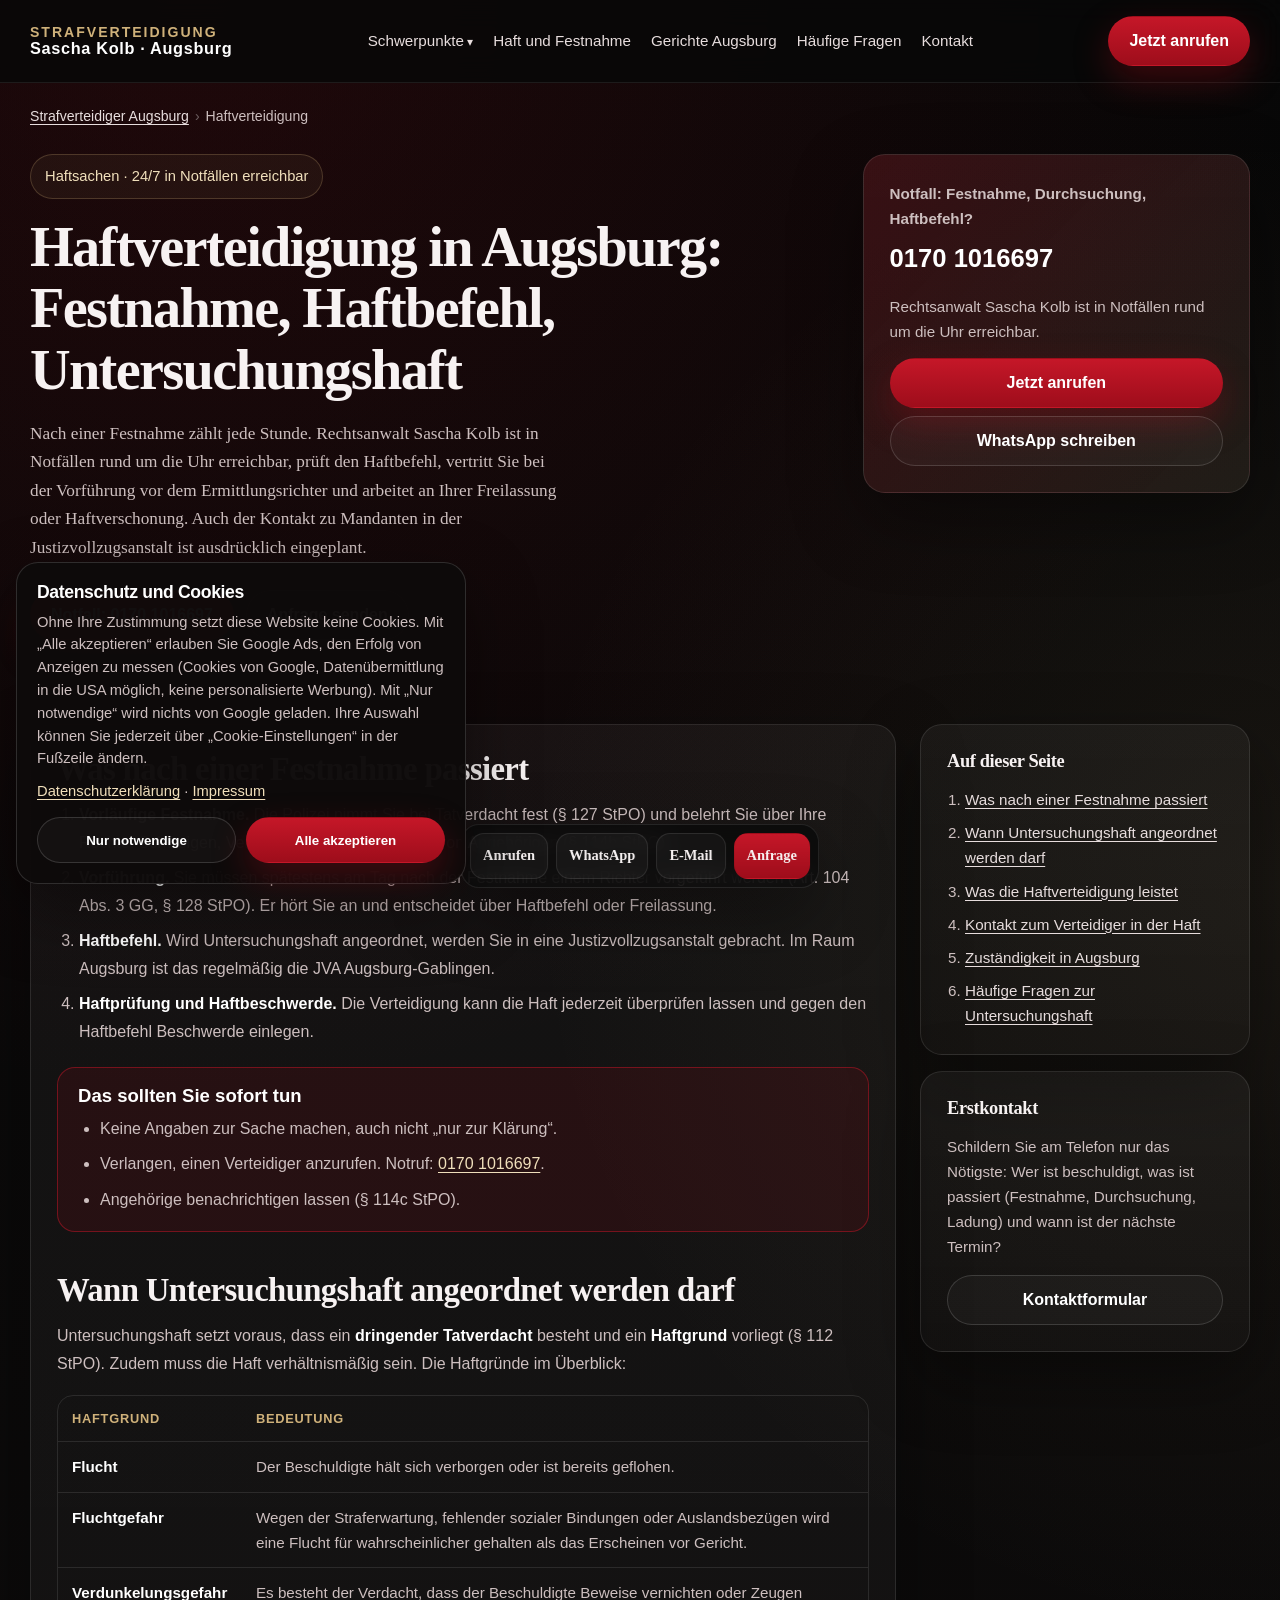
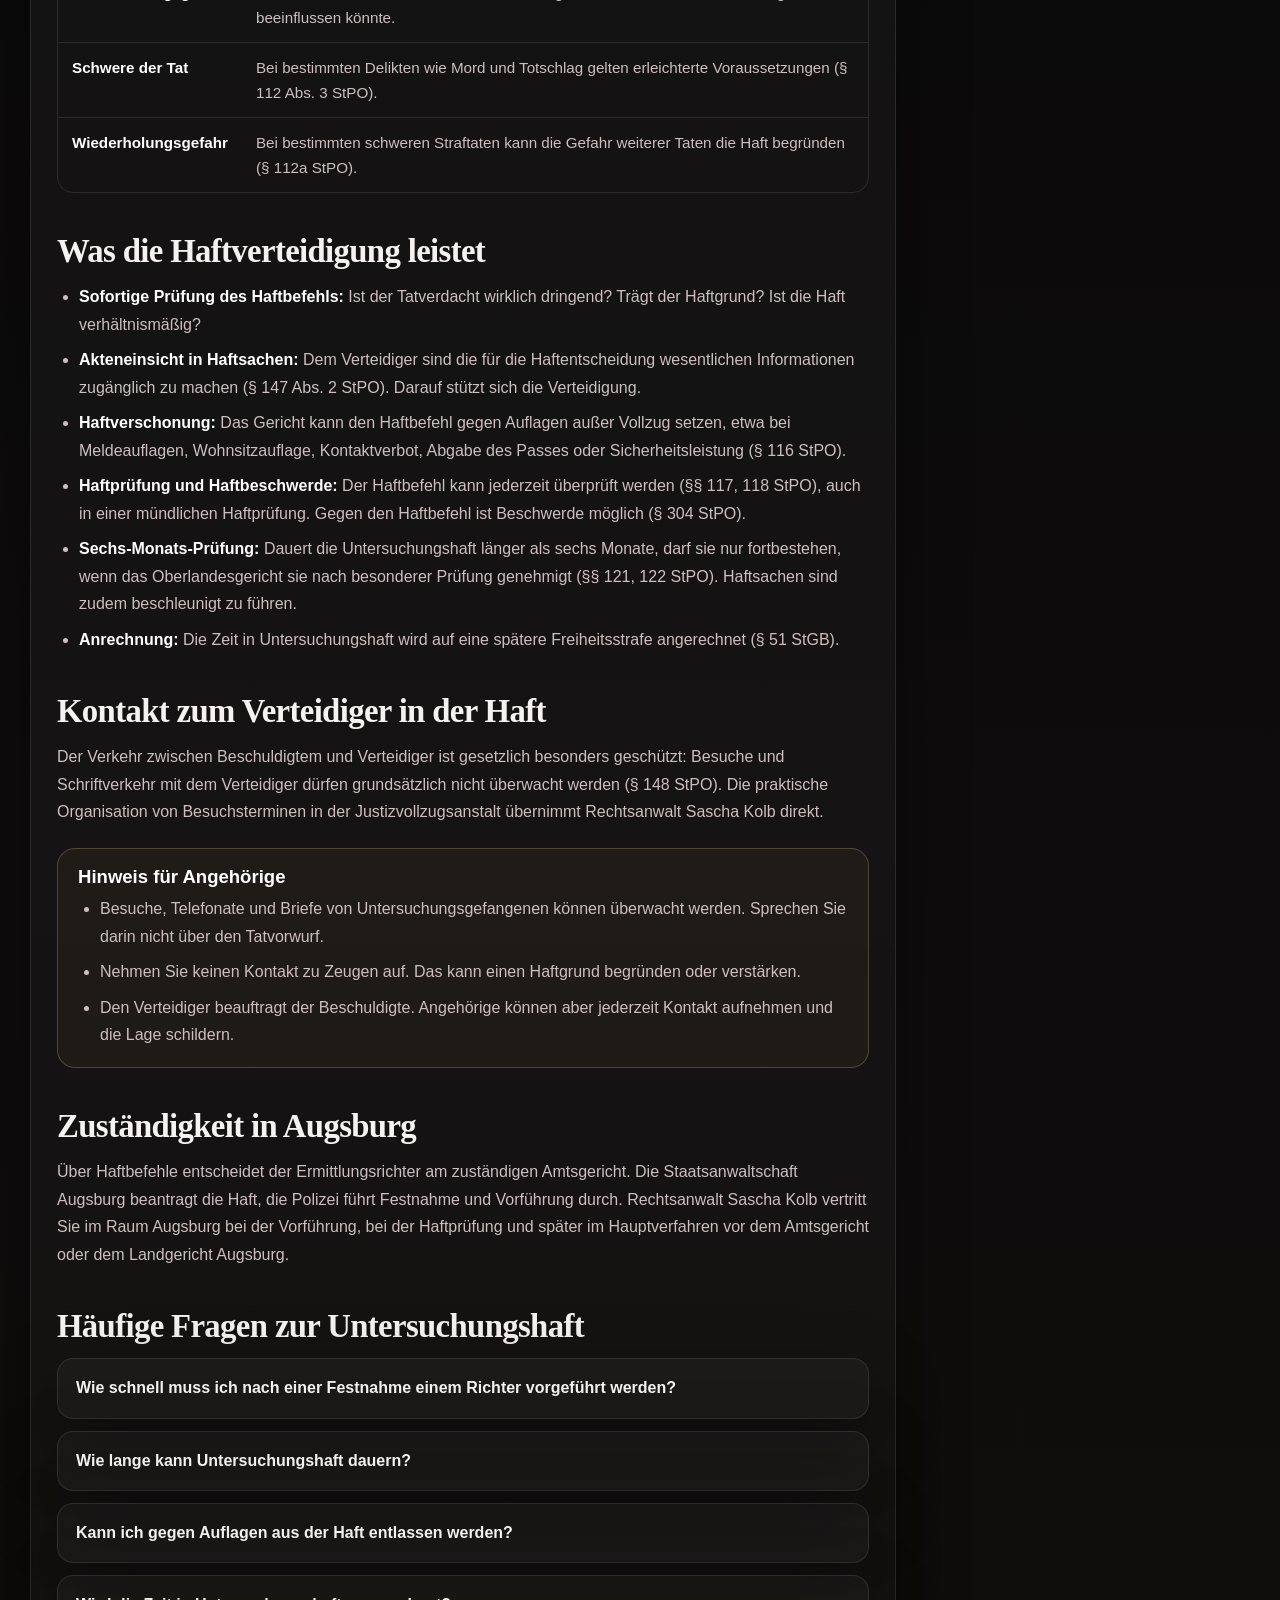
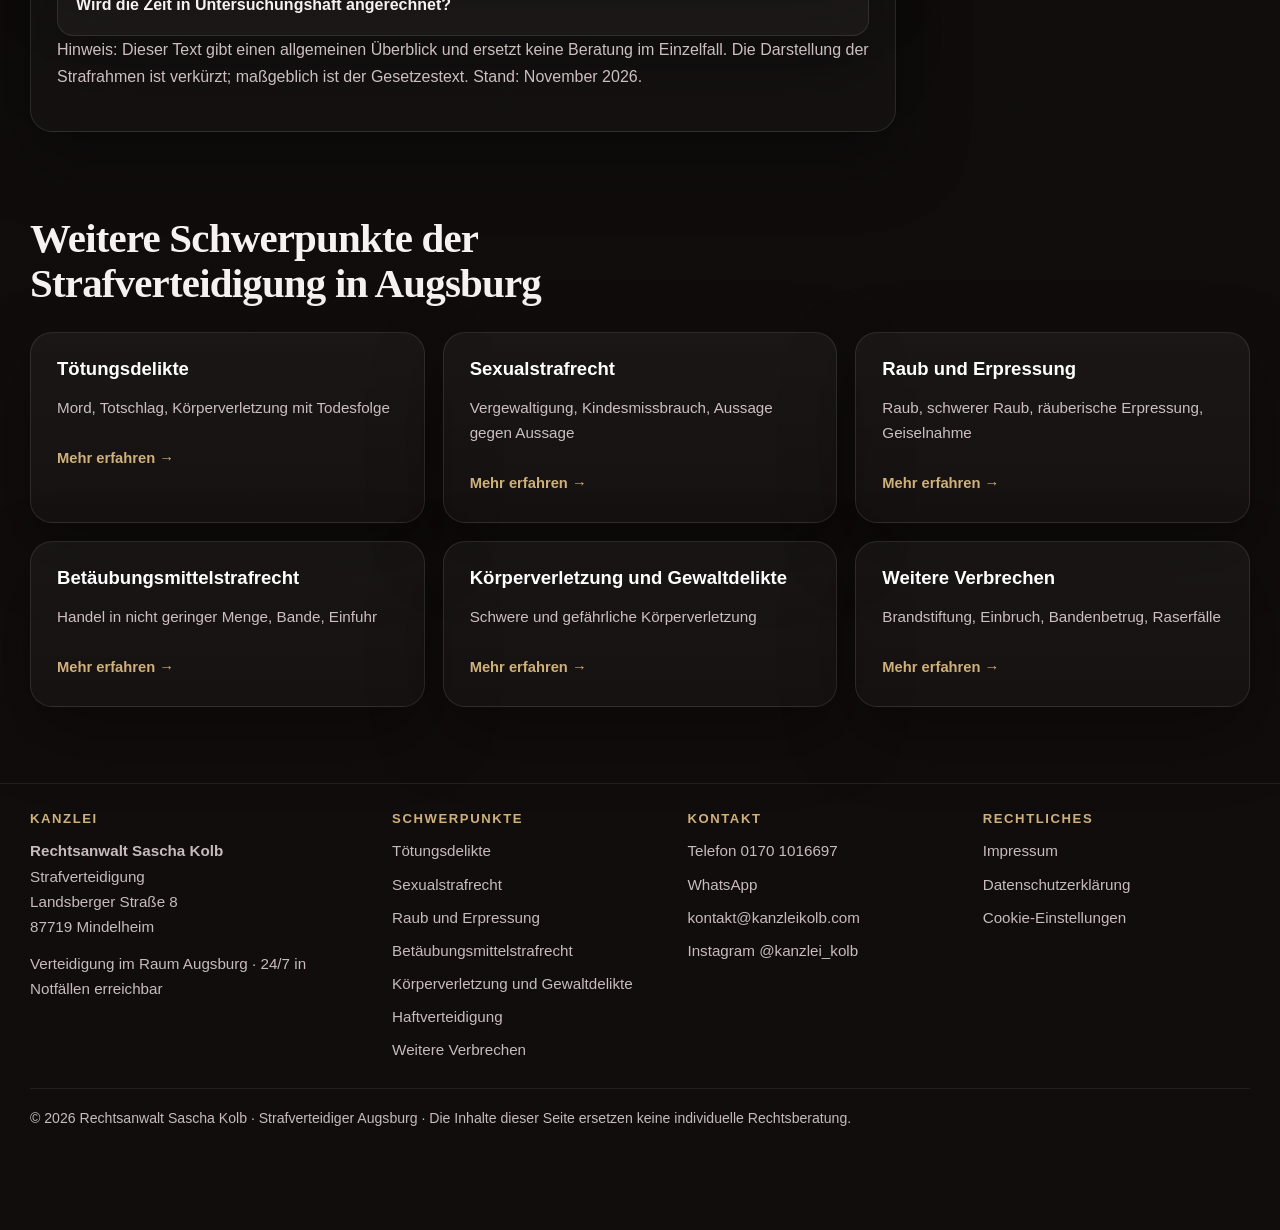
<file: haftverteidigung-augsburg/index.html>
<!DOCTYPE html>
<html lang="de">
<head>
  <meta charset="UTF-8" />
  <meta name="viewport" content="width=device-width, initial-scale=1.0" />
  <title>Haftverteidigung Augsburg: Anwalt bei Festnahme &amp; Haftbefehl</title>
  <meta name="description" content="Haftverteidiger in Augsburg bei Festnahme, Haftbefehl und Untersuchungshaft: Haftprüfung, Haftbeschwerde, Außervollzugsetzung. 24/7 in Notfällen erreichbar." />
  <meta name="robots" content="index, follow, max-image-preview:large, max-snippet:-1" />
  <meta name="author" content="Rechtsanwalt Sascha Kolb" />
  <meta name="theme-color" content="#0d0b0b" />
  <link rel="canonical" href="https://strafrechtaugsburg.de/haftverteidigung-augsburg/" />
  <link rel="icon" href="/favicon.svg" type="image/svg+xml" />
  <meta property="og:type" content="website" />
  <meta property="og:site_name" content="Strafverteidiger Augsburg – Sascha Kolb" />
  <meta property="og:locale" content="de_DE" />
  <meta property="og:title" content="Haftverteidigung Augsburg: Anwalt bei Festnahme &amp; Haftbefehl" />
  <meta property="og:description" content="Haftverteidiger in Augsburg bei Festnahme, Haftbefehl und Untersuchungshaft: Haftprüfung, Haftbeschwerde, Außervollzugsetzung. 24/7 in Notfällen erreichbar." />
  <meta property="og:url" content="https://strafrechtaugsburg.de/haftverteidigung-augsburg/" />
  <meta property="og:image" content="https://strafrechtaugsburg.de/assets/og-image.jpg" />
  <meta property="og:image:width" content="1200" />
  <meta property="og:image:height" content="630" />
  <meta property="og:image:alt" content="Rechtsanwalt Sascha Kolb – Strafverteidiger in Augsburg" />
  <meta name="twitter:card" content="summary_large_image" />
  <meta name="twitter:title" content="Haftverteidigung Augsburg: Anwalt bei Festnahme &amp; Haftbefehl" />
  <meta name="twitter:description" content="Haftverteidiger in Augsburg bei Festnahme, Haftbefehl und Untersuchungshaft: Haftprüfung, Haftbeschwerde, Außervollzugsetzung. 24/7 in Notfällen erreichbar." />
  <meta name="twitter:image" content="https://strafrechtaugsburg.de/assets/og-image.jpg" />
  <link rel="stylesheet" href="/style.css?v=20261116-7" />
  <script type="application/ld+json">
{
  "@context": "https://schema.org",
  "@graph": [
    {
      "@type": "Attorney",
      "@id": "https://strafrechtaugsburg.de/#kanzlei",
      "name": "Rechtsanwalt Sascha Kolb – Strafverteidiger",
      "url": "https://strafrechtaugsburg.de/",
      "description": "Strafverteidigung bei Verbrechensvorwürfen im Raum Augsburg: Tötungsdelikte, Sexualstrafrecht, Raub und Erpressung, Betäubungsmittelhandel, schwere Gewaltdelikte und Haftsachen. 24/7 in Notfällen erreichbar.",
      "image": "https://strafrechtaugsburg.de/assets/sascha-kolb.jpg",
      "telephone": "+491701016697",
      "email": "kontakt@kanzleikolb.com",
      "address": {
        "@type": "PostalAddress",
        "streetAddress": "Landsberger Straße 8",
        "postalCode": "87719",
        "addressLocality": "Mindelheim",
        "addressRegion": "Bayern",
        "addressCountry": "DE"
      },
      "areaServed": [
        {
          "@type": "City",
          "name": "Augsburg"
        },
        {
          "@type": "AdministrativeArea",
          "name": "Schwaben"
        },
        {
          "@type": "State",
          "name": "Bayern"
        }
      ],
      "knowsAbout": [
        "Strafverteidigung",
        "Tötungsdelikte",
        "Sexualstrafrecht",
        "Raub und Erpressung",
        "Betäubungsmittelstrafrecht",
        "Haftverteidigung",
        "Untersuchungshaft"
      ],
      "contactPoint": [
        {
          "@type": "ContactPoint",
          "contactType": "emergency",
          "telephone": "+491701016697",
          "availableLanguage": "German",
          "hoursAvailable": {
            "@type": "OpeningHoursSpecification",
            "dayOfWeek": [
              "Monday",
              "Tuesday",
              "Wednesday",
              "Thursday",
              "Friday",
              "Saturday",
              "Sunday"
            ],
            "opens": "00:00",
            "closes": "23:59"
          }
        }
      ],
      "sameAs": [
        "https://instagram.com/kanzlei_kolb"
      ],
      "hasOfferCatalog": {
        "@type": "OfferCatalog",
        "name": "Schwerpunkte der Strafverteidigung",
        "itemListElement": [
          {
            "@type": "Offer",
            "itemOffered": {
              "@type": "Service",
              "name": "Tötungsdelikte",
              "url": "https://strafrechtaugsburg.de/toetungsdelikte-augsburg/"
            }
          },
          {
            "@type": "Offer",
            "itemOffered": {
              "@type": "Service",
              "name": "Sexualstrafrecht",
              "url": "https://strafrechtaugsburg.de/sexualstrafrecht-augsburg/"
            }
          },
          {
            "@type": "Offer",
            "itemOffered": {
              "@type": "Service",
              "name": "Raub und Erpressung",
              "url": "https://strafrechtaugsburg.de/raub-erpressung-augsburg/"
            }
          },
          {
            "@type": "Offer",
            "itemOffered": {
              "@type": "Service",
              "name": "Betäubungsmittelstrafrecht",
              "url": "https://strafrechtaugsburg.de/betaeubungsmittelstrafrecht-augsburg/"
            }
          },
          {
            "@type": "Offer",
            "itemOffered": {
              "@type": "Service",
              "name": "Körperverletzung und Gewaltdelikte",
              "url": "https://strafrechtaugsburg.de/koerperverletzung-gewaltdelikte-augsburg/"
            }
          },
          {
            "@type": "Offer",
            "itemOffered": {
              "@type": "Service",
              "name": "Haftverteidigung",
              "url": "https://strafrechtaugsburg.de/haftverteidigung-augsburg/"
            }
          },
          {
            "@type": "Offer",
            "itemOffered": {
              "@type": "Service",
              "name": "Weitere Verbrechen",
              "url": "https://strafrechtaugsburg.de/weitere-verbrechen-augsburg/"
            }
          }
        ]
      },
      "employee": {
        "@id": "https://strafrechtaugsburg.de/#sascha-kolb"
      }
    },
    {
      "@type": "Person",
      "@id": "https://strafrechtaugsburg.de/#sascha-kolb",
      "name": "Sascha Kolb",
      "jobTitle": "Rechtsanwalt",
      "image": "https://strafrechtaugsburg.de/assets/sascha-kolb.jpg",
      "url": "https://strafrechtaugsburg.de/",
      "worksFor": {
        "@id": "https://strafrechtaugsburg.de/#kanzlei"
      },
      "sameAs": [
        "https://instagram.com/kanzlei_kolb"
      ]
    },
    {
      "@type": "WebSite",
      "@id": "https://strafrechtaugsburg.de/#website",
      "url": "https://strafrechtaugsburg.de/",
      "name": "Strafverteidiger Augsburg – Rechtsanwalt Sascha Kolb",
      "inLanguage": "de-DE",
      "publisher": {
        "@id": "https://strafrechtaugsburg.de/#kanzlei"
      }
    },
    {
      "@type": "WebPage",
      "@id": "https://strafrechtaugsburg.de/haftverteidigung-augsburg/#webpage",
      "url": "https://strafrechtaugsburg.de/haftverteidigung-augsburg/",
      "name": "Haftverteidigung Augsburg: Anwalt bei Festnahme & Haftbefehl",
      "description": "Haftverteidiger in Augsburg bei Festnahme, Haftbefehl und Untersuchungshaft: Haftprüfung, Haftbeschwerde, Außervollzugsetzung. 24/7 in Notfällen erreichbar.",
      "inLanguage": "de-DE",
      "isPartOf": {
        "@id": "https://strafrechtaugsburg.de/#website"
      },
      "about": {
        "@id": "https://strafrechtaugsburg.de/#kanzlei"
      },
      "primaryImageOfPage": {
        "@type": "ImageObject",
        "url": "https://strafrechtaugsburg.de/assets/og-image.jpg",
        "width": 1200,
        "height": 630
      },
      "dateModified": "2026-11-16",
      "breadcrumb": {
        "@id": "https://strafrechtaugsburg.de/haftverteidigung-augsburg/#breadcrumb"
      }
    },
    {
      "@type": "BreadcrumbList",
      "@id": "https://strafrechtaugsburg.de/haftverteidigung-augsburg/#breadcrumb",
      "itemListElement": [
        {
          "@type": "ListItem",
          "position": 1,
          "name": "Strafverteidiger Augsburg",
          "item": "https://strafrechtaugsburg.de/"
        },
        {
          "@type": "ListItem",
          "position": 2,
          "name": "Haftverteidigung",
          "item": "https://strafrechtaugsburg.de/haftverteidigung-augsburg/"
        }
      ]
    },
    {
      "@type": "Service",
      "@id": "https://strafrechtaugsburg.de/haftverteidigung-augsburg/#service",
      "name": "Haftverteidigung bei Festnahme und Untersuchungshaft",
      "serviceType": "Strafverteidigung",
      "provider": {
        "@id": "https://strafrechtaugsburg.de/#kanzlei"
      },
      "areaServed": {
        "@type": "City",
        "name": "Augsburg"
      },
      "url": "https://strafrechtaugsburg.de/haftverteidigung-augsburg/"
    },
    {
      "@type": "FAQPage",
      "@id": "https://strafrechtaugsburg.de/haftverteidigung-augsburg/#faq",
      "mainEntity": [
        {
          "@type": "Question",
          "name": "Wie schnell muss ich nach einer Festnahme einem Richter vorgeführt werden?",
          "acceptedAnswer": {
            "@type": "Answer",
            "text": "Spätestens am Tag nach der Festnahme (Art. 104 Abs. 3 GG, § 128 StPO). Der Richter hört Sie an und entscheidet, ob ein Haftbefehl erlassen wird oder Sie freigelassen werden. Ein Verteidiger kann dabei anwesend sein."
          }
        },
        {
          "@type": "Question",
          "name": "Wie lange kann Untersuchungshaft dauern?",
          "acceptedAnswer": {
            "@type": "Answer",
            "text": "Dafür gibt es keine feste Höchstgrenze, aber strenge Vorgaben: Nach sechs Monaten prüft das Oberlandesgericht, ob die Haft fortdauern darf (§§ 121, 122 StPO). Sie ist stets verhältnismäßig und beschleunigt zu führen. Die Dauer hängt vom Umfang des Verfahrens ab."
          }
        },
        {
          "@type": "Question",
          "name": "Kann ich gegen Auflagen aus der Haft entlassen werden?",
          "acceptedAnswer": {
            "@type": "Answer",
            "text": "Ja, der Haftbefehl kann außer Vollzug gesetzt werden, wenn mildere Mittel ausreichen, etwa Meldeauflagen, Abgabe des Reisepasses oder eine Kaution (§ 116 StPO). Das ist gerade bei Fluchtgefahr ein typischer Ansatz der Verteidigung."
          }
        },
        {
          "@type": "Question",
          "name": "Wird die Zeit in Untersuchungshaft angerechnet?",
          "acceptedAnswer": {
            "@type": "Answer",
            "text": "Ja. Wird später eine Freiheitsstrafe verhängt, wird die Untersuchungshaft darauf angerechnet (§ 51 StGB)."
          }
        }
      ]
    }
  ]
}
  </script>
</head>
<body>
  <a class="skip-link" href="#main">Zum Inhalt springen</a>
  <header class="topbar">
    <div class="container topbar-inner">
      <a href="/" class="logo" aria-label="Startseite – Strafverteidigung Sascha Kolb, Augsburg">
        <strong>Strafverteidigung</strong>
        <span>Sascha Kolb · Augsburg</span>
      </a>
      <nav class="nav" aria-label="Hauptnavigation">
        <details class="dropdown">
          <summary>Schwerpunkte</summary>
          <div class="dropdown-menu"><a href="/toetungsdelikte-augsburg/">Tötungsdelikte</a><a href="/sexualstrafrecht-augsburg/">Sexualstrafrecht</a><a href="/raub-erpressung-augsburg/">Raub und Erpressung</a><a href="/betaeubungsmittelstrafrecht-augsburg/">Betäubungsmittelstrafrecht</a><a href="/koerperverletzung-gewaltdelikte-augsburg/">Körperverletzung und Gewaltdelikte</a><a href="/haftverteidigung-augsburg/">Haftverteidigung</a><a href="/weitere-verbrechen-augsburg/">Weitere Verbrechen</a></div>
        </details>
        <a href="/haftverteidigung-augsburg/">Haft und Festnahme</a>
        <a href="/#augsburg">Gerichte Augsburg</a>
        <a href="/#faq">Häufige Fragen</a>
        <a href="/#kontakt">Kontakt</a>
      </nav>
      <details class="mobile-menu">
        <summary>Menü</summary>
        <div class="mobile-menu-panel"><a href="/toetungsdelikte-augsburg/">Tötungsdelikte</a><a href="/sexualstrafrecht-augsburg/">Sexualstrafrecht</a><a href="/raub-erpressung-augsburg/">Raub und Erpressung</a><a href="/betaeubungsmittelstrafrecht-augsburg/">Betäubungsmittelstrafrecht</a><a href="/koerperverletzung-gewaltdelikte-augsburg/">Körperverletzung und Gewaltdelikte</a><a href="/haftverteidigung-augsburg/">Haftverteidigung</a><a href="/weitere-verbrechen-augsburg/">Weitere Verbrechen</a><a href="/#faq">Häufige Fragen</a><a href="/#kontakt">Kontakt</a></div>
      </details>
      <a class="btn btn-primary" href="tel:+491701016697">Jetzt anrufen</a>
    </div>
  </header>

  <main id="main">
    <nav class="container breadcrumb" aria-label="Brotkrumen">
      <ol>
        <li><a href="/">Strafverteidiger Augsburg</a></li>
        <li aria-current="page">Haftverteidigung</li>
      </ol>
    </nav>

    <section class="page-hero">
      <div class="container page-hero-grid">
        <div>
          <div class="eyebrow">Haftsachen · 24/7 in Notfällen erreichbar</div>
          <h1>Haftverteidigung in Augsburg: Festnahme, Haftbefehl, Untersuchungshaft</h1>
          <p class="lead">Nach einer Festnahme zählt jede Stunde. Rechtsanwalt Sascha Kolb ist in Notfällen rund um die Uhr erreichbar, prüft den Haftbefehl, vertritt Sie bei der Vorführung vor dem Ermittlungsrichter und arbeitet an Ihrer Freilassung oder Haftverschonung. Auch der Kontakt zu Mandanten in der Justizvollzugsanstalt ist ausdrücklich eingeplant.</p>
          <div class="cta-row">
            <a class="btn btn-primary" href="tel:+491701016697">Notfall: 0170 1016697</a>
            <a class="btn btn-secondary" href="/#kontakt">Anfrage senden</a>
          </div>
        </div>
        <div class="panel signal sos">
            <p><strong>Notfall: Festnahme, Durchsuchung, Haftbefehl?</strong></p>
            <strong class="phone"><a href="tel:+491701016697">0170 1016697</a></strong>
            <p>Rechtsanwalt Sascha Kolb ist in Notfällen rund um die Uhr erreichbar.</p>
            <a class="btn btn-primary" href="tel:+491701016697">Jetzt anrufen</a>
            <a class="btn btn-secondary" href="https://wa.me/491701016697" target="_blank" rel="noopener">WhatsApp schreiben</a>
          </div>
      </div>
    </section>

    <section class="section">
      <div class="container article-grid">
        <article class="panel prose">
<h2 id="festnahme">Was nach einer Festnahme passiert</h2>
<ol>
  <li><strong>Vorläufige Festnahme.</strong> Die Polizei nimmt Sie bei Tatverdacht fest (§ 127 StPO) und belehrt Sie über Ihre Rechte: Schweigen, Verteidiger, Benachrichtigung von Angehörigen (§ 114b StPO).</li>
  <li><strong>Vorführung.</strong> Sie müssen spätestens am Tag nach der Festnahme einem Richter vorgeführt werden (Art. 104 Abs. 3 GG, § 128 StPO). Er hört Sie an und entscheidet über Haftbefehl oder Freilassung.</li>
  <li><strong>Haftbefehl.</strong> Wird Untersuchungshaft angeordnet, werden Sie in eine Justizvollzugsanstalt gebracht. Im Raum Augsburg ist das regelmäßig die JVA Augsburg-Gablingen.</li>
  <li><strong>Haftprüfung und Haftbeschwerde.</strong> Die Verteidigung kann die Haft jederzeit überprüfen lassen und gegen den Haftbefehl Beschwerde einlegen.</li>
</ol>
<div class="callout alert">
  <h3>Das sollten Sie sofort tun</h3>
  <ul>
    <li>Keine Angaben zur Sache machen, auch nicht „nur zur Klärung“.</li>
    <li>Verlangen, einen Verteidiger anzurufen. Notruf: <a href="tel:+491701016697">0170 1016697</a>.</li>
    <li>Angehörige benachrichtigen lassen (§ 114c StPO).</li>
  </ul>
</div>

<h2 id="haftbefehl">Wann Untersuchungshaft angeordnet werden darf</h2>
<p>Untersuchungshaft setzt voraus, dass ein <strong>dringender Tatverdacht</strong> besteht und ein <strong>Haftgrund</strong> vorliegt (§ 112 StPO). Zudem muss die Haft verhältnismäßig sein. Die Haftgründe im Überblick:</p>
<div class="table-wrap">
  <table>
    <thead><tr><th>Haftgrund</th><th>Bedeutung</th></tr></thead>
    <tbody>
      <tr><td>Flucht</td><td>Der Beschuldigte hält sich verborgen oder ist bereits geflohen.</td></tr>
      <tr><td>Fluchtgefahr</td><td>Wegen der Straferwartung, fehlender sozialer Bindungen oder Auslandsbezügen wird eine Flucht für wahrscheinlicher gehalten als das Erscheinen vor Gericht.</td></tr>
      <tr><td>Verdunkelungsgefahr</td><td>Es besteht der Verdacht, dass der Beschuldigte Beweise vernichten oder Zeugen beeinflussen könnte.</td></tr>
      <tr><td>Schwere der Tat</td><td>Bei bestimmten Delikten wie Mord und Totschlag gelten erleichterte Voraussetzungen (§ 112 Abs. 3 StPO).</td></tr>
      <tr><td>Wiederholungsgefahr</td><td>Bei bestimmten schweren Straftaten kann die Gefahr weiterer Taten die Haft begründen (§ 112a StPO).</td></tr>
    </tbody>
  </table>
</div>

<h2 id="verteidigung">Was die Haftverteidigung leistet</h2>
<ul>
  <li><strong>Sofortige Prüfung des Haftbefehls:</strong> Ist der Tatverdacht wirklich dringend? Trägt der Haftgrund? Ist die Haft verhältnismäßig?</li>
  <li><strong>Akteneinsicht in Haftsachen:</strong> Dem Verteidiger sind die für die Haftentscheidung wesentlichen Informationen zugänglich zu machen (§ 147 Abs. 2 StPO). Darauf stützt sich die Verteidigung.</li>
  <li><strong>Haftverschonung:</strong> Das Gericht kann den Haftbefehl gegen Auflagen außer Vollzug setzen, etwa bei Meldeauflagen, Wohnsitzauflage, Kontaktverbot, Abgabe des Passes oder Sicherheitsleistung (§ 116 StPO).</li>
  <li><strong>Haftprüfung und Haftbeschwerde:</strong> Der Haftbefehl kann jederzeit überprüft werden (§§ 117, 118 StPO), auch in einer mündlichen Haftprüfung. Gegen den Haftbefehl ist Beschwerde möglich (§ 304 StPO).</li>
  <li><strong>Sechs-Monats-Prüfung:</strong> Dauert die Untersuchungshaft länger als sechs Monate, darf sie nur fortbestehen, wenn das Oberlandesgericht sie nach besonderer Prüfung genehmigt (§§ 121, 122 StPO). Haftsachen sind zudem beschleunigt zu führen.</li>
  <li><strong>Anrechnung:</strong> Die Zeit in Untersuchungshaft wird auf eine spätere Freiheitsstrafe angerechnet (§ 51 StGB).</li>
</ul>

<h2 id="kontakt-haft">Kontakt zum Verteidiger in der Haft</h2>
<p>Der Verkehr zwischen Beschuldigtem und Verteidiger ist gesetzlich besonders geschützt: Besuche und Schriftverkehr mit dem Verteidiger dürfen grundsätzlich nicht überwacht werden (§ 148 StPO). Die praktische Organisation von Besuchsterminen in der Justizvollzugsanstalt übernimmt Rechtsanwalt Sascha Kolb direkt.</p>
<div class="callout">
  <h3>Hinweis für Angehörige</h3>
  <ul>
    <li>Besuche, Telefonate und Briefe von Untersuchungsgefangenen können überwacht werden. Sprechen Sie darin nicht über den Tatvorwurf.</li>
    <li>Nehmen Sie keinen Kontakt zu Zeugen auf. Das kann einen Haftgrund begründen oder verstärken.</li>
    <li>Den Verteidiger beauftragt der Beschuldigte. Angehörige können aber jederzeit Kontakt aufnehmen und die Lage schildern.</li>
  </ul>
</div>

<h2 id="augsburg">Zuständigkeit in Augsburg</h2>
<p>Über Haftbefehle entscheidet der Ermittlungsrichter am zuständigen Amtsgericht. Die Staatsanwaltschaft Augsburg beantragt die Haft, die Polizei führt Festnahme und Vorführung durch. Rechtsanwalt Sascha Kolb vertritt Sie im Raum Augsburg bei der Vorführung, bei der Haftprüfung und später im Hauptverfahren vor dem Amtsgericht oder dem Landgericht Augsburg.</p>

<h2 id="faq">Häufige Fragen zur Untersuchungshaft</h2>
<div class="faq">
  <details>
    <summary>Wie schnell muss ich nach einer Festnahme einem Richter vorgeführt werden?</summary>
    <p>Spätestens am Tag nach der Festnahme (Art. 104 Abs. 3 GG, § 128 StPO). Der Richter hört Sie an und entscheidet, ob ein Haftbefehl erlassen wird oder Sie freigelassen werden. Ein Verteidiger kann dabei anwesend sein.</p>
  </details>
  <details>
    <summary>Wie lange kann Untersuchungshaft dauern?</summary>
    <p>Dafür gibt es keine feste Höchstgrenze, aber strenge Vorgaben: Nach sechs Monaten prüft das Oberlandesgericht, ob die Haft fortdauern darf (§§ 121, 122 StPO). Sie ist stets verhältnismäßig und beschleunigt zu führen. Die Dauer hängt vom Umfang des Verfahrens ab.</p>
  </details>
  <details>
    <summary>Kann ich gegen Auflagen aus der Haft entlassen werden?</summary>
    <p>Ja, der Haftbefehl kann außer Vollzug gesetzt werden, wenn mildere Mittel ausreichen, etwa Meldeauflagen, Abgabe des Reisepasses oder eine Kaution (§ 116 StPO). Das ist gerade bei Fluchtgefahr ein typischer Ansatz der Verteidigung.</p>
  </details>
  <details>
    <summary>Wird die Zeit in Untersuchungshaft angerechnet?</summary>
    <p>Ja. Wird später eine Freiheitsstrafe verhängt, wird die Untersuchungshaft darauf angerechnet (§ 51 StGB).</p>
  </details>
</div>

          <p class="disclaimer">Hinweis: Dieser Text gibt einen allgemeinen Überblick und ersetzt keine Beratung im Einzelfall. Die Darstellung der Strafrahmen ist verkürzt; maßgeblich ist der Gesetzestext. Stand: November 2026.</p>
        </article>
        <aside class="aside" aria-label="Zusatzinformationen">
          <div class="panel">
            <h2 style="font-size:1.15rem">Auf dieser Seite</h2>
            <ol class="toc"><li><a href="#festnahme">Was nach einer Festnahme passiert</a></li><li><a href="#haftbefehl">Wann Untersuchungshaft angeordnet werden darf</a></li><li><a href="#verteidigung">Was die Haftverteidigung leistet</a></li><li><a href="#kontakt-haft">Kontakt zum Verteidiger in der Haft</a></li><li><a href="#augsburg">Zuständigkeit in Augsburg</a></li><li><a href="#faq">Häufige Fragen zur Untersuchungshaft</a></li></ol>
          </div>
          <div class="panel">
            <h2 style="font-size:1.15rem">Erstkontakt</h2>
            <p class="small">Schildern Sie am Telefon nur das Nötigste: Wer ist beschuldigt, was ist passiert (Festnahme, Durchsuchung, Ladung) und wann ist der nächste Termin?</p>
            <a class="btn btn-secondary" style="width:100%" href="/#kontakt">Kontaktformular</a>
          </div>
        </aside>
      </div>
    </section>

    <section class="section">
      <div class="container">
        <div class="section-head">
          <h2>Weitere Schwerpunkte der Strafverteidigung in Augsburg</h2>
        </div>
        <div class="grid-3">
          <a class="panel card-link" href="/toetungsdelikte-augsburg/">
            <h3>Tötungsdelikte</h3>
            <p>Mord, Totschlag, Körperverletzung mit Todesfolge</p>
            <span class="more">Mehr erfahren →</span>
          </a>
          <a class="panel card-link" href="/sexualstrafrecht-augsburg/">
            <h3>Sexualstrafrecht</h3>
            <p>Vergewaltigung, Kindesmissbrauch, Aussage gegen Aussage</p>
            <span class="more">Mehr erfahren →</span>
          </a>
          <a class="panel card-link" href="/raub-erpressung-augsburg/">
            <h3>Raub und Erpressung</h3>
            <p>Raub, schwerer Raub, räuberische Erpressung, Geiselnahme</p>
            <span class="more">Mehr erfahren →</span>
          </a>
          <a class="panel card-link" href="/betaeubungsmittelstrafrecht-augsburg/">
            <h3>Betäubungsmittelstrafrecht</h3>
            <p>Handel in nicht geringer Menge, Bande, Einfuhr</p>
            <span class="more">Mehr erfahren →</span>
          </a>
          <a class="panel card-link" href="/koerperverletzung-gewaltdelikte-augsburg/">
            <h3>Körperverletzung und Gewaltdelikte</h3>
            <p>Schwere und gefährliche Körperverletzung</p>
            <span class="more">Mehr erfahren →</span>
          </a>
          <a class="panel card-link" href="/weitere-verbrechen-augsburg/">
            <h3>Weitere Verbrechen</h3>
            <p>Brandstiftung, Einbruch, Bandenbetrug, Raserfälle</p>
            <span class="more">Mehr erfahren →</span>
          </a>
        </div>
      </div>
    </section>
  </main>

  <footer>
    <div class="container">
      <div class="footer-grid">
        <div>
          <h2>Kanzlei</h2>
          <p style="margin:0"><strong>Rechtsanwalt Sascha Kolb</strong><br>Strafverteidigung<br>Landsberger Straße 8<br>87719 Mindelheim</p>
          <p style="margin:12px 0 0">Verteidigung im Raum Augsburg · 24/7 in Notfällen erreichbar</p>
        </div>
        <div>
          <h2>Schwerpunkte</h2>
          <ul><li><a href="/toetungsdelikte-augsburg/">Tötungsdelikte</a></li><li><a href="/sexualstrafrecht-augsburg/">Sexualstrafrecht</a></li><li><a href="/raub-erpressung-augsburg/">Raub und Erpressung</a></li><li><a href="/betaeubungsmittelstrafrecht-augsburg/">Betäubungsmittelstrafrecht</a></li><li><a href="/koerperverletzung-gewaltdelikte-augsburg/">Körperverletzung und Gewaltdelikte</a></li><li><a href="/haftverteidigung-augsburg/">Haftverteidigung</a></li><li><a href="/weitere-verbrechen-augsburg/">Weitere Verbrechen</a></li></ul>
        </div>
        <div>
          <h2>Kontakt</h2>
          <ul>
            <li><a href="tel:+491701016697">Telefon 0170 1016697</a></li>
            <li><a href="https://wa.me/491701016697" target="_blank" rel="noopener">WhatsApp</a></li>
            <li><a href="mailto:kontakt@kanzleikolb.com">kontakt@kanzleikolb.com</a></li>
            <li><a href="https://instagram.com/kanzlei_kolb" target="_blank" rel="noopener">Instagram @kanzlei_kolb</a></li>
          </ul>
        </div>
        <div>
          <h2>Rechtliches</h2>
          <ul>
            <li><a href="/impressum/">Impressum</a></li>
            <li><a href="/datenschutz/">Datenschutzerklärung</a></li>
            <li><button type="button" class="linklike" data-consent-open>Cookie-Einstellungen</button></li>
          </ul>
        </div>
      </div>
      <div class="footer-bottom">© 2026 Rechtsanwalt Sascha Kolb · Strafverteidiger Augsburg · Die Inhalte dieser Seite ersetzen keine individuelle Rechtsberatung.</div>
    </div>
  </footer>

  <div class="sticky">
    <div class="sticky-grid">
      <a href="tel:+491701016697">Anrufen</a>
      <a href="https://wa.me/491701016697" target="_blank" rel="noopener">WhatsApp</a>
      <a href="mailto:kontakt@kanzleikolb.com">E-Mail</a>
      <a href="/#kontakt" class="primary">Anfrage</a>
    </div>
  </div>

  <script src="/script.js?v=20261116-7" defer></script>
</body>
</html>
</file>
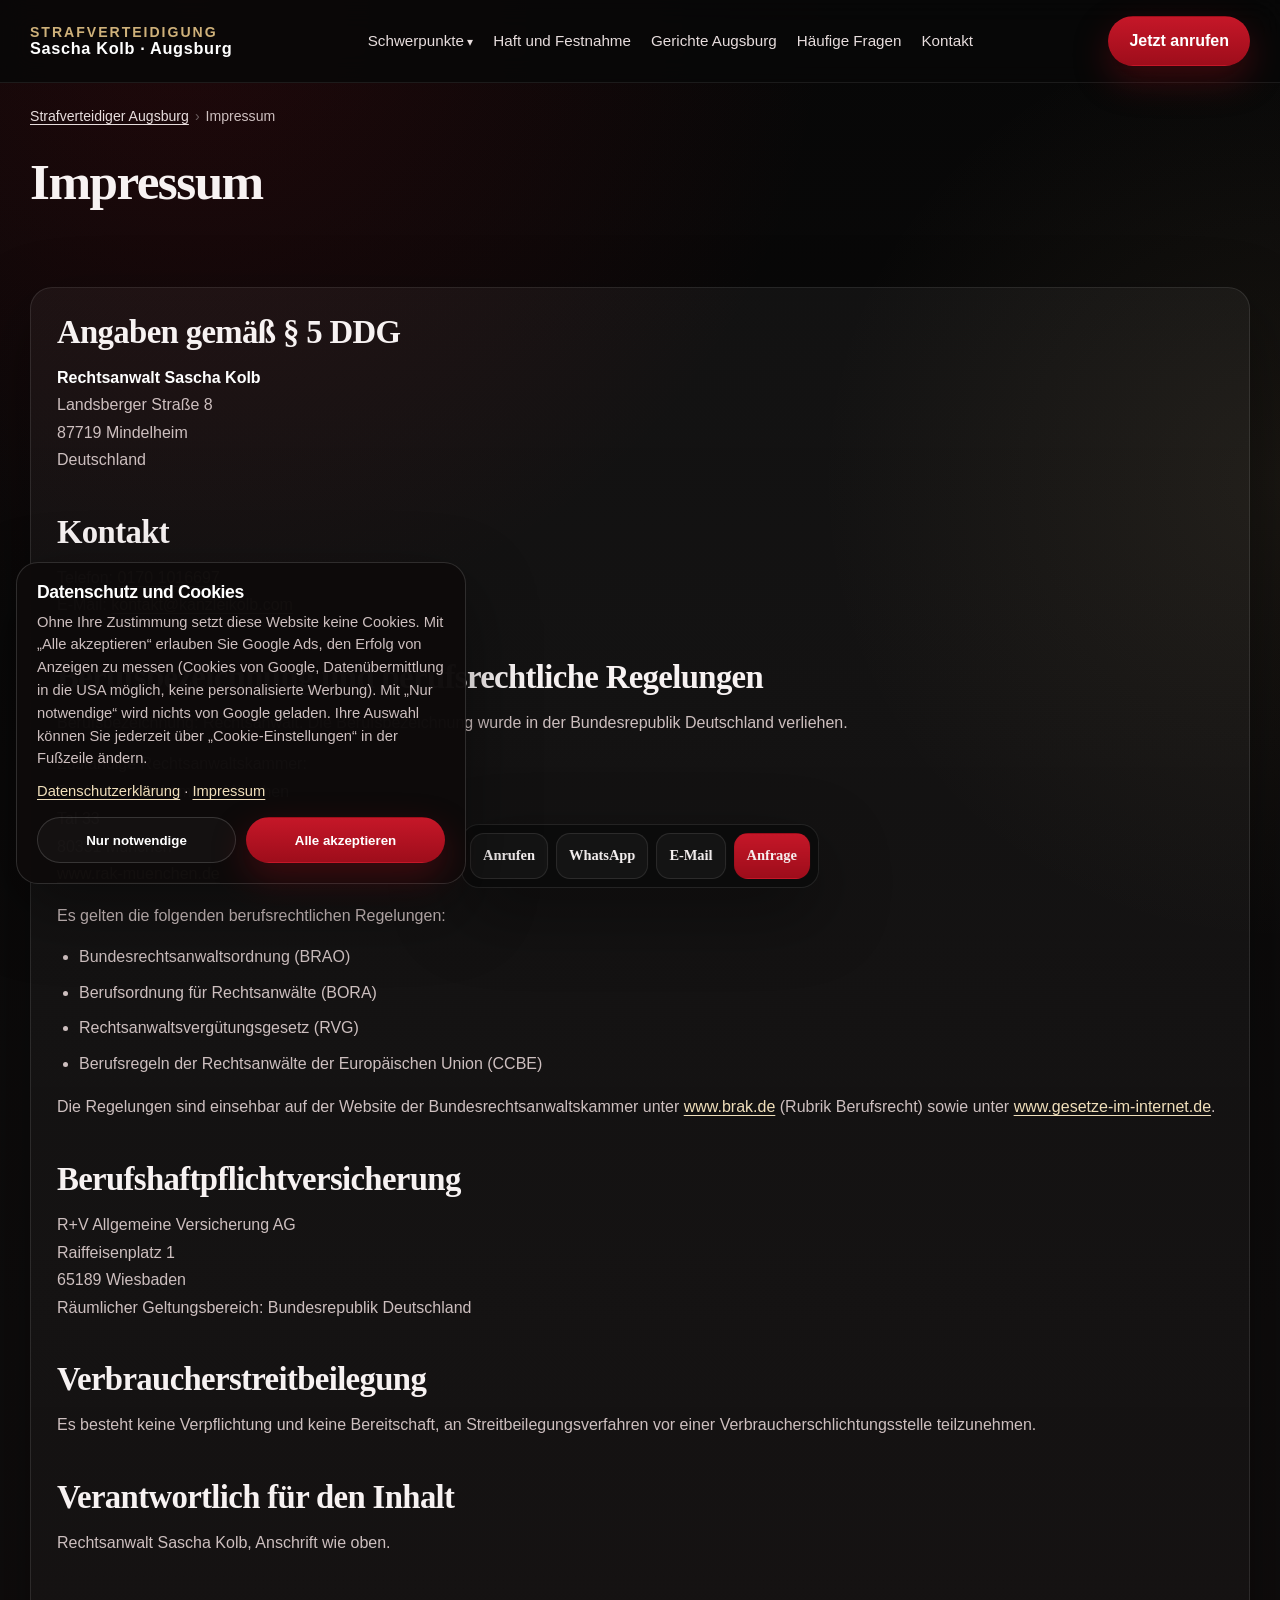
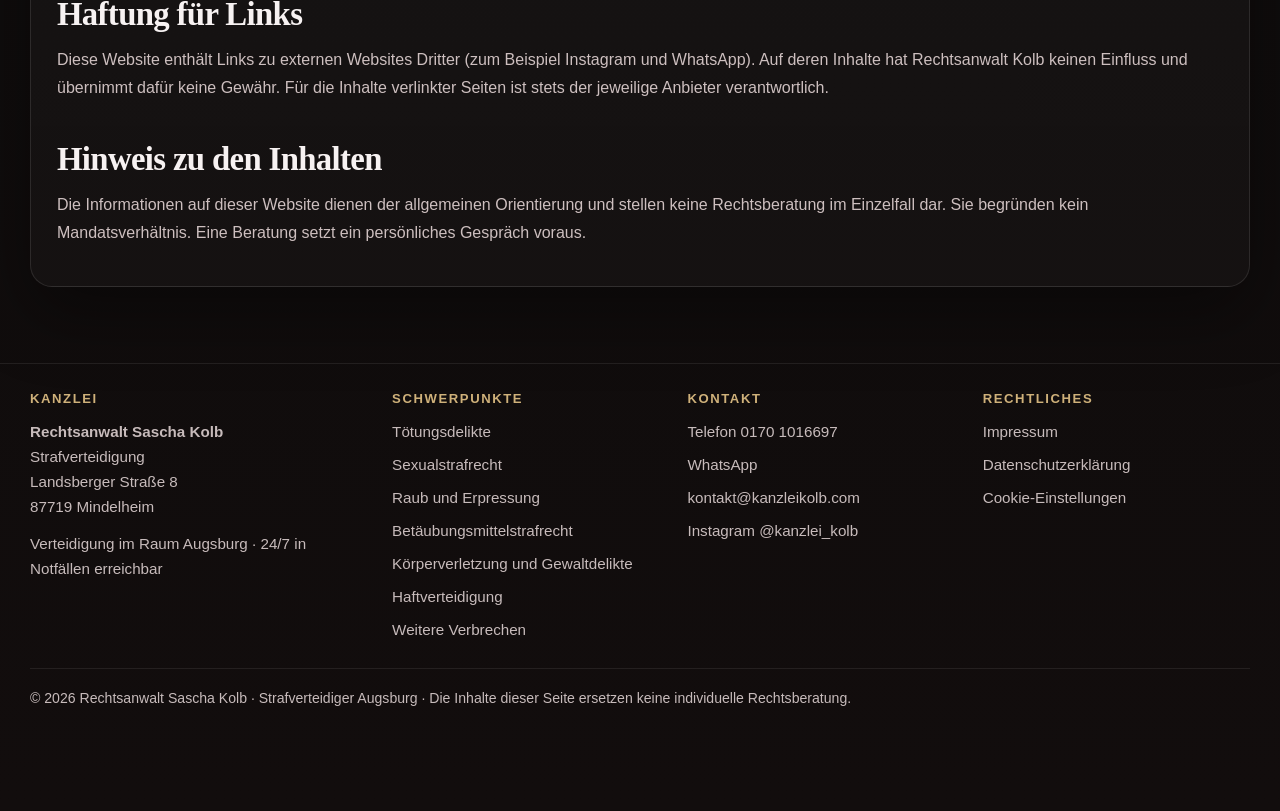
<file: impressum/index.html>
<!DOCTYPE html>
<html lang="de">
<head>
  <meta charset="UTF-8" />
  <meta name="viewport" content="width=device-width, initial-scale=1.0" />
  <title>Impressum | Rechtsanwalt Sascha Kolb, Strafverteidiger Augsburg</title>
  <meta name="description" content="Impressum von Rechtsanwalt Sascha Kolb, Strafverteidigung im Raum Augsburg. Kanzleisitz: Landsberger Straße 8, 87719 Mindelheim." />
  <meta name="robots" content="noindex, follow" />
  <meta name="author" content="Kanzlei Kolb" />
  <meta name="theme-color" content="#0d0b0b" />
  <link rel="canonical" href="https://strafrechtaugsburg.de/impressum/" />
  <link rel="icon" href="/favicon.svg" type="image/svg+xml" />
  <meta property="og:type" content="website" />
  <meta property="og:site_name" content="Strafverteidiger Augsburg – Sascha Kolb" />
  <meta property="og:locale" content="de_DE" />
  <meta property="og:title" content="Impressum | Rechtsanwalt Sascha Kolb, Strafverteidiger Augsburg" />
  <meta property="og:description" content="Impressum von Rechtsanwalt Sascha Kolb, Strafverteidigung im Raum Augsburg. Kanzleisitz: Landsberger Straße 8, 87719 Mindelheim." />
  <meta property="og:url" content="https://strafrechtaugsburg.de/impressum/" />
  <meta property="og:image" content="https://strafrechtaugsburg.de/assets/og-image.jpg" />
  <meta property="og:image:width" content="1200" />
  <meta property="og:image:height" content="630" />
  <meta property="og:image:alt" content="Rechtsanwalt Sascha Kolb – Strafverteidiger in Augsburg" />
  <meta name="twitter:card" content="summary_large_image" />
  <meta name="twitter:title" content="Impressum | Rechtsanwalt Sascha Kolb, Strafverteidiger Augsburg" />
  <meta name="twitter:description" content="Impressum von Rechtsanwalt Sascha Kolb, Strafverteidigung im Raum Augsburg. Kanzleisitz: Landsberger Straße 8, 87719 Mindelheim." />
  <meta name="twitter:image" content="https://strafrechtaugsburg.de/assets/og-image.jpg" />
  <link rel="stylesheet" href="/style.css?v=20261116-7" />
  <script type="application/ld+json">
{
  "@context": "https://schema.org",
  "@graph": [
    {
      "@type": "Attorney",
      "@id": "https://strafrechtaugsburg.de/#kanzlei",
      "name": "Rechtsanwalt Sascha Kolb – Strafverteidiger",
      "url": "https://strafrechtaugsburg.de/",
      "description": "Strafverteidigung bei Verbrechensvorwürfen im Raum Augsburg: Tötungsdelikte, Sexualstrafrecht, Raub und Erpressung, Betäubungsmittelhandel, schwere Gewaltdelikte und Haftsachen. 24/7 in Notfällen erreichbar.",
      "image": "https://strafrechtaugsburg.de/assets/sascha-kolb.jpg",
      "telephone": "+491701016697",
      "email": "kontakt@kanzleikolb.com",
      "address": {
        "@type": "PostalAddress",
        "streetAddress": "Landsberger Straße 8",
        "postalCode": "87719",
        "addressLocality": "Mindelheim",
        "addressRegion": "Bayern",
        "addressCountry": "DE"
      },
      "areaServed": [
        {
          "@type": "City",
          "name": "Augsburg"
        },
        {
          "@type": "AdministrativeArea",
          "name": "Schwaben"
        },
        {
          "@type": "State",
          "name": "Bayern"
        }
      ],
      "knowsAbout": [
        "Strafverteidigung",
        "Tötungsdelikte",
        "Sexualstrafrecht",
        "Raub und Erpressung",
        "Betäubungsmittelstrafrecht",
        "Haftverteidigung",
        "Untersuchungshaft"
      ],
      "contactPoint": [
        {
          "@type": "ContactPoint",
          "contactType": "emergency",
          "telephone": "+491701016697",
          "availableLanguage": "German",
          "hoursAvailable": {
            "@type": "OpeningHoursSpecification",
            "dayOfWeek": [
              "Monday",
              "Tuesday",
              "Wednesday",
              "Thursday",
              "Friday",
              "Saturday",
              "Sunday"
            ],
            "opens": "00:00",
            "closes": "23:59"
          }
        }
      ],
      "sameAs": [
        "https://instagram.com/kanzlei_kolb"
      ],
      "hasOfferCatalog": {
        "@type": "OfferCatalog",
        "name": "Schwerpunkte der Strafverteidigung",
        "itemListElement": [
          {
            "@type": "Offer",
            "itemOffered": {
              "@type": "Service",
              "name": "Tötungsdelikte",
              "url": "https://strafrechtaugsburg.de/toetungsdelikte-augsburg/"
            }
          },
          {
            "@type": "Offer",
            "itemOffered": {
              "@type": "Service",
              "name": "Sexualstrafrecht",
              "url": "https://strafrechtaugsburg.de/sexualstrafrecht-augsburg/"
            }
          },
          {
            "@type": "Offer",
            "itemOffered": {
              "@type": "Service",
              "name": "Raub und Erpressung",
              "url": "https://strafrechtaugsburg.de/raub-erpressung-augsburg/"
            }
          },
          {
            "@type": "Offer",
            "itemOffered": {
              "@type": "Service",
              "name": "Betäubungsmittelstrafrecht",
              "url": "https://strafrechtaugsburg.de/betaeubungsmittelstrafrecht-augsburg/"
            }
          },
          {
            "@type": "Offer",
            "itemOffered": {
              "@type": "Service",
              "name": "Körperverletzung und Gewaltdelikte",
              "url": "https://strafrechtaugsburg.de/koerperverletzung-gewaltdelikte-augsburg/"
            }
          },
          {
            "@type": "Offer",
            "itemOffered": {
              "@type": "Service",
              "name": "Haftverteidigung",
              "url": "https://strafrechtaugsburg.de/haftverteidigung-augsburg/"
            }
          },
          {
            "@type": "Offer",
            "itemOffered": {
              "@type": "Service",
              "name": "Weitere Verbrechen",
              "url": "https://strafrechtaugsburg.de/weitere-verbrechen-augsburg/"
            }
          }
        ]
      },
      "employee": {
        "@id": "https://strafrechtaugsburg.de/#sascha-kolb"
      }
    },
    {
      "@type": "Person",
      "@id": "https://strafrechtaugsburg.de/#sascha-kolb",
      "name": "Sascha Kolb",
      "jobTitle": "Rechtsanwalt",
      "image": "https://strafrechtaugsburg.de/assets/sascha-kolb.jpg",
      "url": "https://strafrechtaugsburg.de/",
      "worksFor": {
        "@id": "https://strafrechtaugsburg.de/#kanzlei"
      },
      "sameAs": [
        "https://instagram.com/kanzlei_kolb"
      ]
    },
    {
      "@type": "WebSite",
      "@id": "https://strafrechtaugsburg.de/#website",
      "url": "https://strafrechtaugsburg.de/",
      "name": "Strafverteidiger Augsburg – Rechtsanwalt Sascha Kolb",
      "inLanguage": "de-DE",
      "publisher": {
        "@id": "https://strafrechtaugsburg.de/#kanzlei"
      }
    },
    {
      "@type": "WebPage",
      "@id": "https://strafrechtaugsburg.de/impressum/#webpage",
      "url": "https://strafrechtaugsburg.de/impressum/",
      "name": "Impressum | Rechtsanwalt Sascha Kolb, Strafverteidiger Augsburg",
      "description": "Impressum von Rechtsanwalt Sascha Kolb, Strafverteidigung im Raum Augsburg. Kanzleisitz: Landsberger Straße 8, 87719 Mindelheim.",
      "inLanguage": "de-DE",
      "isPartOf": {
        "@id": "https://strafrechtaugsburg.de/#website"
      },
      "about": {
        "@id": "https://strafrechtaugsburg.de/#kanzlei"
      },
      "primaryImageOfPage": {
        "@type": "ImageObject",
        "url": "https://strafrechtaugsburg.de/assets/og-image.jpg",
        "width": 1200,
        "height": 630
      },
      "dateModified": "2026-11-16"
    }
  ]
}
  </script>
</head>
<body>
  <a class="skip-link" href="#main">Zum Inhalt springen</a>
  <header class="topbar">
    <div class="container topbar-inner">
      <a href="/" class="logo" aria-label="Startseite – Strafverteidigung Sascha Kolb, Augsburg">
        <strong>Strafverteidigung</strong>
        <span>Sascha Kolb · Augsburg</span>
      </a>
      <nav class="nav" aria-label="Hauptnavigation">
        <details class="dropdown">
          <summary>Schwerpunkte</summary>
          <div class="dropdown-menu"><a href="/toetungsdelikte-augsburg/">Tötungsdelikte</a><a href="/sexualstrafrecht-augsburg/">Sexualstrafrecht</a><a href="/raub-erpressung-augsburg/">Raub und Erpressung</a><a href="/betaeubungsmittelstrafrecht-augsburg/">Betäubungsmittelstrafrecht</a><a href="/koerperverletzung-gewaltdelikte-augsburg/">Körperverletzung und Gewaltdelikte</a><a href="/haftverteidigung-augsburg/">Haftverteidigung</a><a href="/weitere-verbrechen-augsburg/">Weitere Verbrechen</a></div>
        </details>
        <a href="/haftverteidigung-augsburg/">Haft und Festnahme</a>
        <a href="/#augsburg">Gerichte Augsburg</a>
        <a href="/#faq">Häufige Fragen</a>
        <a href="/#kontakt">Kontakt</a>
      </nav>
      <details class="mobile-menu">
        <summary>Menü</summary>
        <div class="mobile-menu-panel"><a href="/toetungsdelikte-augsburg/">Tötungsdelikte</a><a href="/sexualstrafrecht-augsburg/">Sexualstrafrecht</a><a href="/raub-erpressung-augsburg/">Raub und Erpressung</a><a href="/betaeubungsmittelstrafrecht-augsburg/">Betäubungsmittelstrafrecht</a><a href="/koerperverletzung-gewaltdelikte-augsburg/">Körperverletzung und Gewaltdelikte</a><a href="/haftverteidigung-augsburg/">Haftverteidigung</a><a href="/weitere-verbrechen-augsburg/">Weitere Verbrechen</a><a href="/#faq">Häufige Fragen</a><a href="/#kontakt">Kontakt</a></div>
      </details>
      <a class="btn btn-primary" href="tel:+491701016697">Jetzt anrufen</a>
    </div>
  </header>

  <main id="main">
    <nav class="container breadcrumb" aria-label="Brotkrumen">
      <ol>
        <li><a href="/">Strafverteidiger Augsburg</a></li>
        <li aria-current="page">Impressum</li>
      </ol>
    </nav>

    <section class="page-hero">
      <div class="container">
        <h1 style="font-size:clamp(2rem,4vw,3.2rem)">Impressum</h1>
      </div>
    </section>
    <section class="section">
      <div class="container">
        <article class="panel prose">
<h2>Angaben gemäß § 5 DDG</h2>
<p><strong>Rechtsanwalt Sascha Kolb</strong><br>Landsberger Straße 8<br>87719 Mindelheim<br>Deutschland</p>

<h2>Kontakt</h2>
<p>Telefon: <a href="tel:+491701016697">0170 1016697</a><br>
E-Mail: <a href="mailto:kontakt@kanzleikolb.com">kontakt@kanzleikolb.com</a></p>

<h2>Berufsbezeichnung und berufsrechtliche Regelungen</h2>
<p>Berufsbezeichnung: Rechtsanwalt. Die Berufsbezeichnung wurde in der Bundesrepublik Deutschland verliehen.</p>
<p>Zuständige Rechtsanwaltskammer:<br>Rechtsanwaltskammer München<br>Tal 33<br>80331 München<br><a href="https://www.rak-muenchen.de" target="_blank" rel="noopener">www.rak-muenchen.de</a></p>
<p>Es gelten die folgenden berufsrechtlichen Regelungen:</p>
<ul>
  <li>Bundesrechtsanwaltsordnung (BRAO)</li>
  <li>Berufsordnung für Rechtsanwälte (BORA)</li>
  <li>Rechtsanwaltsvergütungsgesetz (RVG)</li>
  <li>Berufsregeln der Rechtsanwälte der Europäischen Union (CCBE)</li>
</ul>
<p>Die Regelungen sind einsehbar auf der Website der Bundesrechtsanwaltskammer unter <a href="https://www.brak.de" target="_blank" rel="noopener">www.brak.de</a> (Rubrik Berufsrecht) sowie unter <a href="https://www.gesetze-im-internet.de" target="_blank" rel="noopener">www.gesetze-im-internet.de</a>.</p>

<h2>Berufshaftpflichtversicherung</h2>
<p>R+V Allgemeine Versicherung AG<br>Raiffeisenplatz 1<br>65189 Wiesbaden<br>Räumlicher Geltungsbereich: Bundesrepublik Deutschland</p>

<h2>Verbraucherstreitbeilegung</h2>
<p>Es besteht keine Verpflichtung und keine Bereitschaft, an Streitbeilegungsverfahren vor einer Verbraucherschlichtungsstelle teilzunehmen.</p>

<h2>Verantwortlich für den Inhalt</h2>
<p>Rechtsanwalt Sascha Kolb, Anschrift wie oben.</p>

<h2>Haftung für Links</h2>
<p>Diese Website enthält Links zu externen Websites Dritter (zum Beispiel Instagram und WhatsApp). Auf deren Inhalte hat Rechtsanwalt Kolb keinen Einfluss und übernimmt dafür keine Gewähr. Für die Inhalte verlinkter Seiten ist stets der jeweilige Anbieter verantwortlich.</p>

<h2>Hinweis zu den Inhalten</h2>
<p>Die Informationen auf dieser Website dienen der allgemeinen Orientierung und stellen keine Rechtsberatung im Einzelfall dar. Sie begründen kein Mandatsverhältnis. Eine Beratung setzt ein persönliches Gespräch voraus.</p>

        </article>
      </div>
    </section>
  </main>

  <footer>
    <div class="container">
      <div class="footer-grid">
        <div>
          <h2>Kanzlei</h2>
          <p style="margin:0"><strong>Rechtsanwalt Sascha Kolb</strong><br>Strafverteidigung<br>Landsberger Straße 8<br>87719 Mindelheim</p>
          <p style="margin:12px 0 0">Verteidigung im Raum Augsburg · 24/7 in Notfällen erreichbar</p>
        </div>
        <div>
          <h2>Schwerpunkte</h2>
          <ul><li><a href="/toetungsdelikte-augsburg/">Tötungsdelikte</a></li><li><a href="/sexualstrafrecht-augsburg/">Sexualstrafrecht</a></li><li><a href="/raub-erpressung-augsburg/">Raub und Erpressung</a></li><li><a href="/betaeubungsmittelstrafrecht-augsburg/">Betäubungsmittelstrafrecht</a></li><li><a href="/koerperverletzung-gewaltdelikte-augsburg/">Körperverletzung und Gewaltdelikte</a></li><li><a href="/haftverteidigung-augsburg/">Haftverteidigung</a></li><li><a href="/weitere-verbrechen-augsburg/">Weitere Verbrechen</a></li></ul>
        </div>
        <div>
          <h2>Kontakt</h2>
          <ul>
            <li><a href="tel:+491701016697">Telefon 0170 1016697</a></li>
            <li><a href="https://wa.me/491701016697" target="_blank" rel="noopener">WhatsApp</a></li>
            <li><a href="mailto:kontakt@kanzleikolb.com">kontakt@kanzleikolb.com</a></li>
            <li><a href="https://instagram.com/kanzlei_kolb" target="_blank" rel="noopener">Instagram @kanzlei_kolb</a></li>
          </ul>
        </div>
        <div>
          <h2>Rechtliches</h2>
          <ul>
            <li><a href="/impressum/">Impressum</a></li>
            <li><a href="/datenschutz/">Datenschutzerklärung</a></li>
            <li><button type="button" class="linklike" data-consent-open>Cookie-Einstellungen</button></li>
          </ul>
        </div>
      </div>
      <div class="footer-bottom">© 2026 Rechtsanwalt Sascha Kolb · Strafverteidiger Augsburg · Die Inhalte dieser Seite ersetzen keine individuelle Rechtsberatung.</div>
    </div>
  </footer>

  <div class="sticky">
    <div class="sticky-grid">
      <a href="tel:+491701016697">Anrufen</a>
      <a href="https://wa.me/491701016697" target="_blank" rel="noopener">WhatsApp</a>
      <a href="mailto:kontakt@kanzleikolb.com">E-Mail</a>
      <a href="/#kontakt" class="primary">Anfrage</a>
    </div>
  </div>

  <script src="/script.js?v=20261116-7" defer></script>
</body>
</html>
</file>
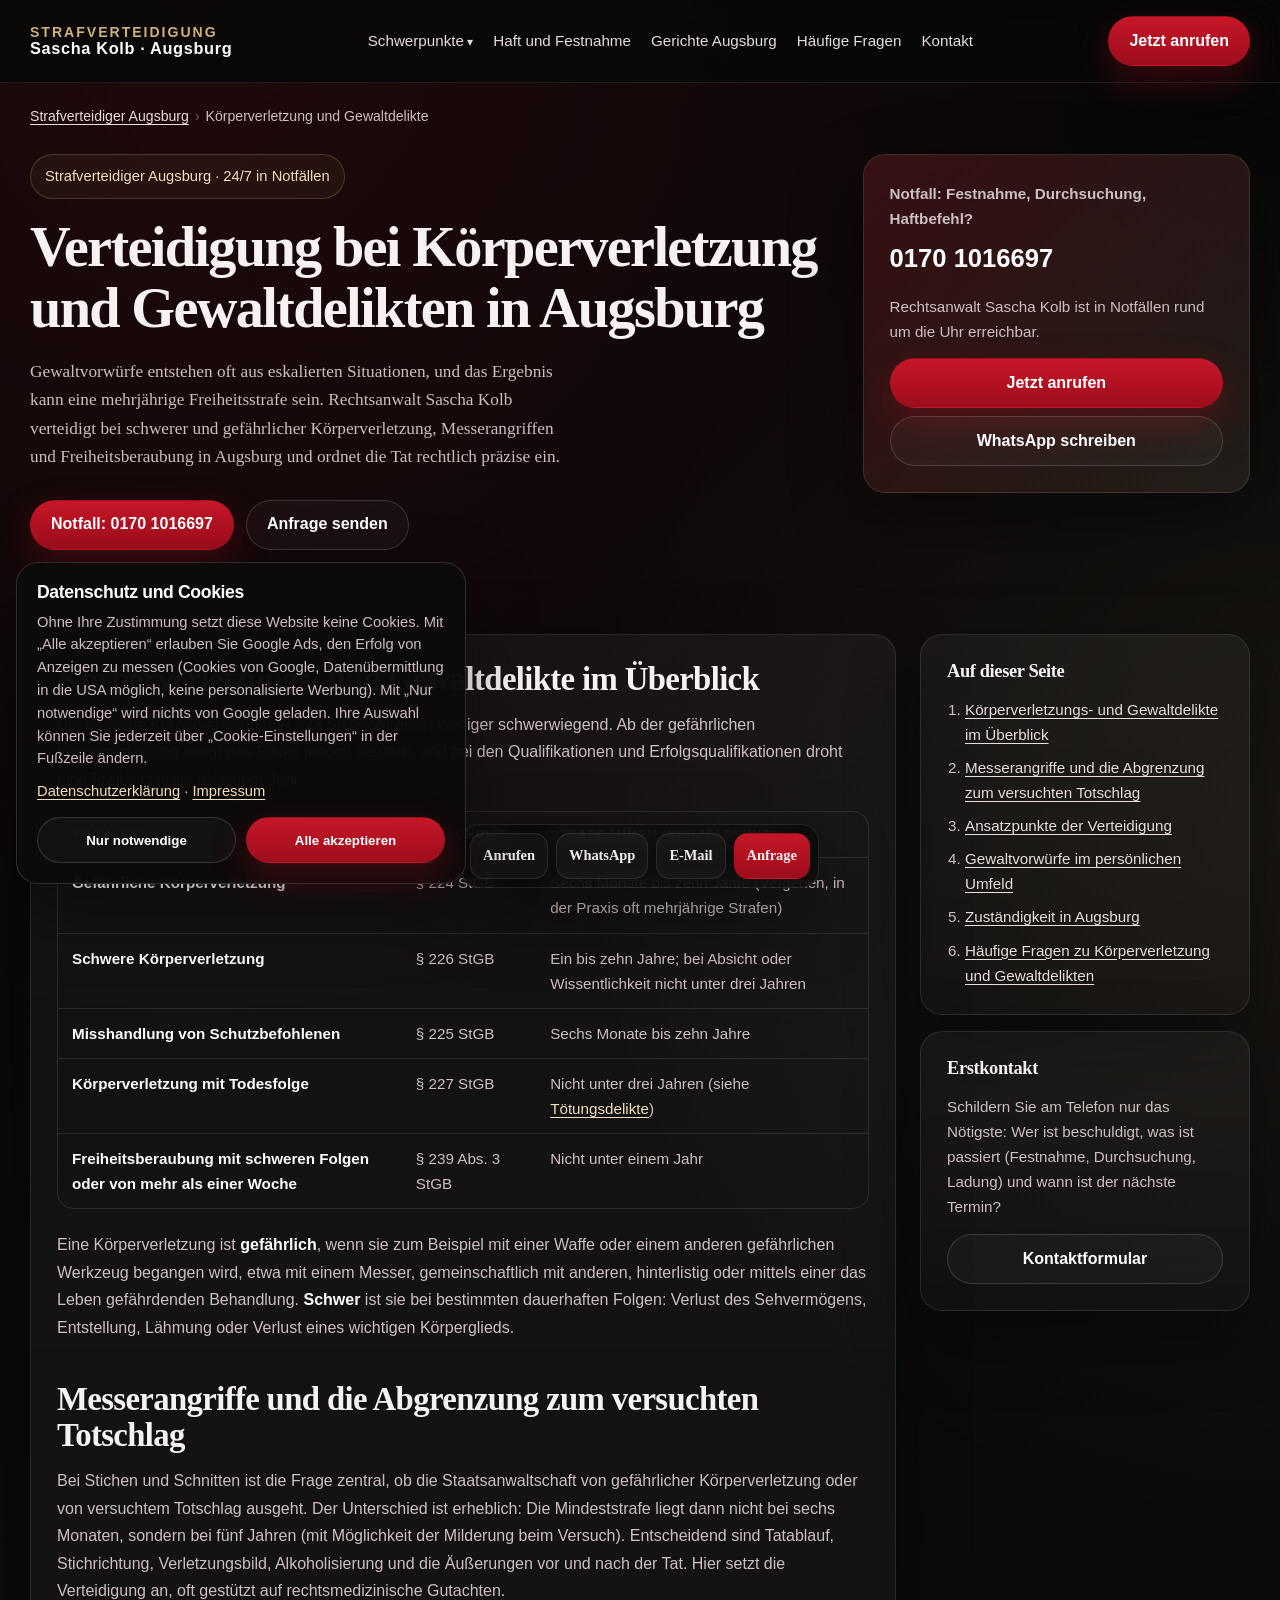
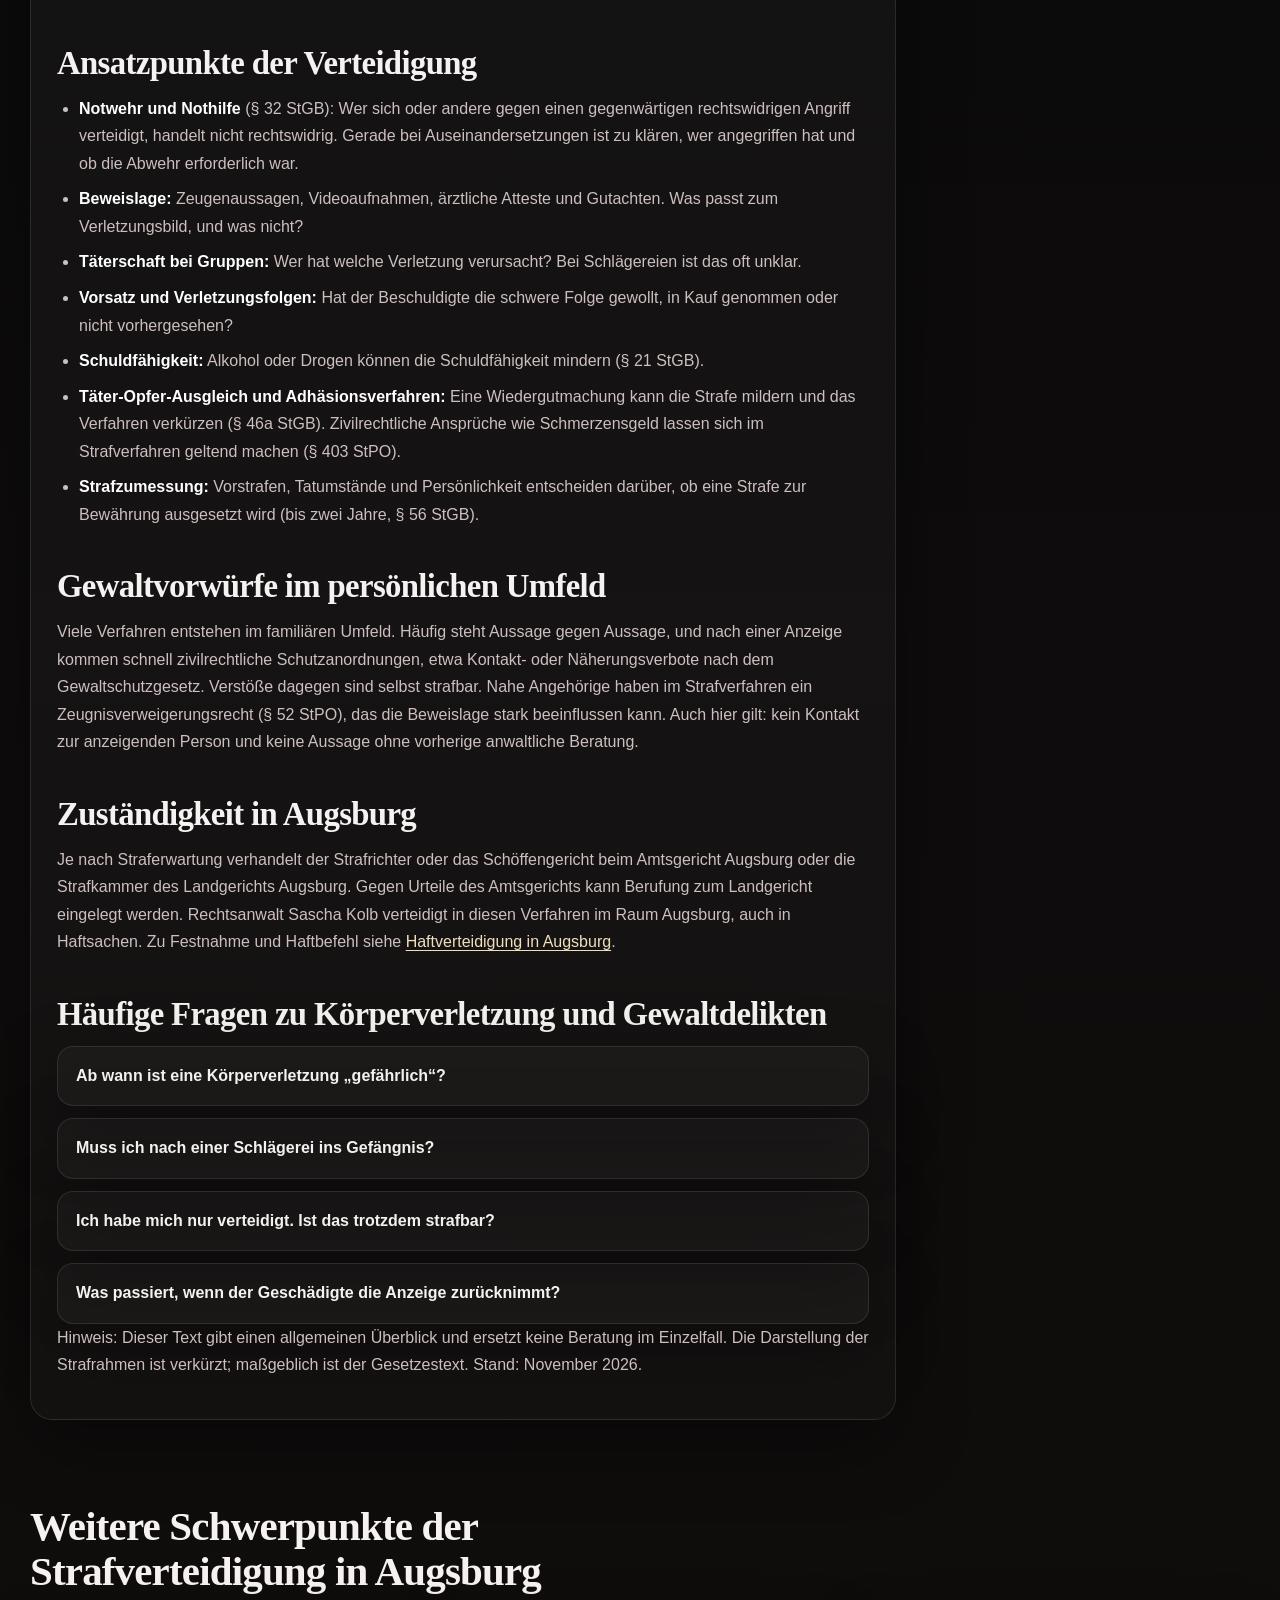
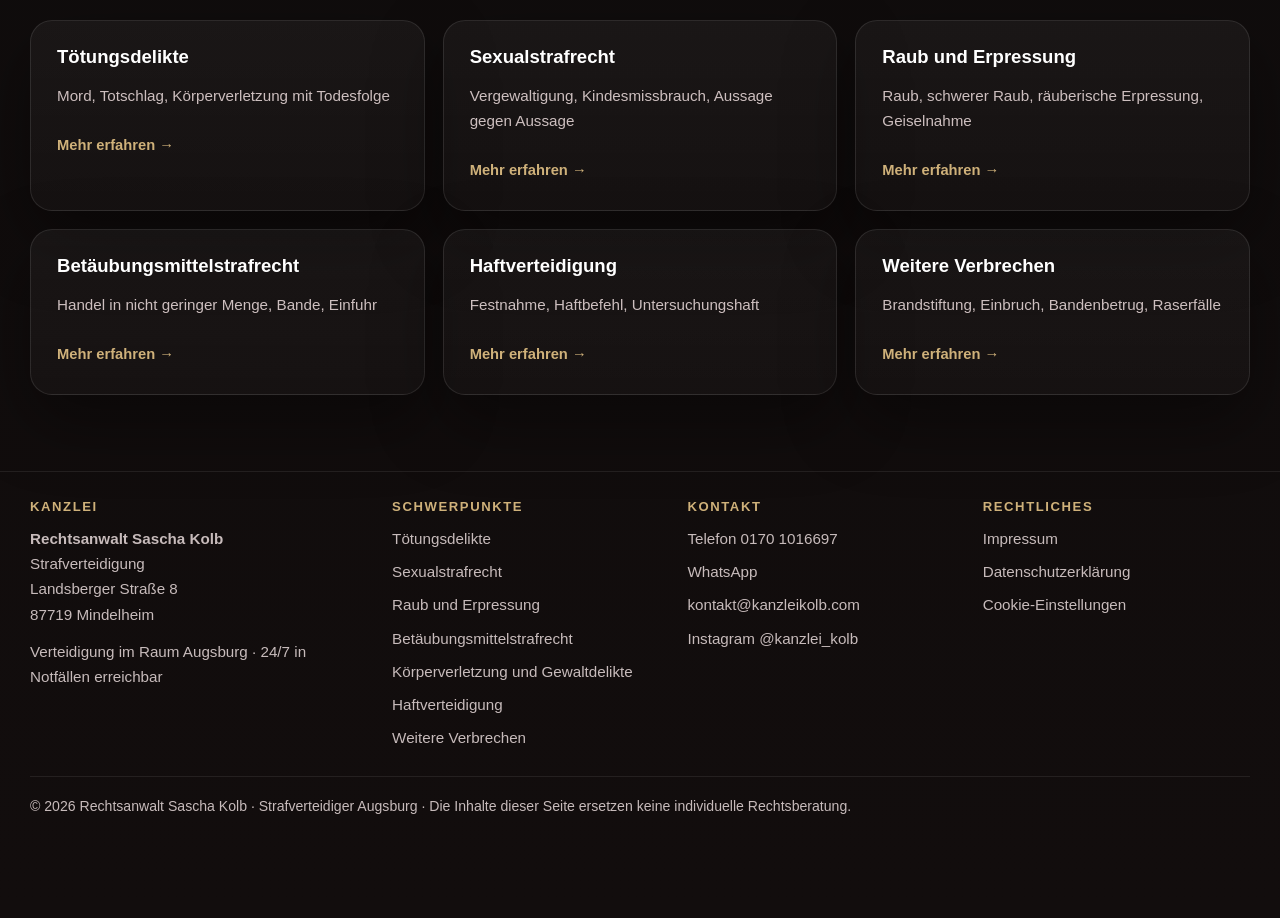
<file: koerperverletzung-gewaltdelikte-augsburg/index.html>
<!DOCTYPE html>
<html lang="de">
<head>
  <meta charset="UTF-8" />
  <meta name="viewport" content="width=device-width, initial-scale=1.0" />
  <title>Körperverletzung Augsburg: Strafverteidiger bei Gewaltdelikten</title>
  <meta name="description" content="Verteidigung bei schwerer und gefährlicher Körperverletzung, Messerangriffen und Freiheitsberaubung in Augsburg. Notwehr, Beweislage, Haftsachen. 24/7 erreichbar." />
  <meta name="robots" content="index, follow, max-image-preview:large, max-snippet:-1" />
  <meta name="author" content="Rechtsanwalt Sascha Kolb" />
  <meta name="theme-color" content="#0d0b0b" />
  <link rel="canonical" href="https://strafrechtaugsburg.de/koerperverletzung-gewaltdelikte-augsburg/" />
  <link rel="icon" href="/favicon.svg" type="image/svg+xml" />
  <meta property="og:type" content="website" />
  <meta property="og:site_name" content="Strafverteidiger Augsburg – Sascha Kolb" />
  <meta property="og:locale" content="de_DE" />
  <meta property="og:title" content="Körperverletzung Augsburg: Strafverteidiger bei Gewaltdelikten" />
  <meta property="og:description" content="Verteidigung bei schwerer und gefährlicher Körperverletzung, Messerangriffen und Freiheitsberaubung in Augsburg. Notwehr, Beweislage, Haftsachen. 24/7 erreichbar." />
  <meta property="og:url" content="https://strafrechtaugsburg.de/koerperverletzung-gewaltdelikte-augsburg/" />
  <meta property="og:image" content="https://strafrechtaugsburg.de/assets/og-image.jpg" />
  <meta property="og:image:width" content="1200" />
  <meta property="og:image:height" content="630" />
  <meta property="og:image:alt" content="Rechtsanwalt Sascha Kolb – Strafverteidiger in Augsburg" />
  <meta name="twitter:card" content="summary_large_image" />
  <meta name="twitter:title" content="Körperverletzung Augsburg: Strafverteidiger bei Gewaltdelikten" />
  <meta name="twitter:description" content="Verteidigung bei schwerer und gefährlicher Körperverletzung, Messerangriffen und Freiheitsberaubung in Augsburg. Notwehr, Beweislage, Haftsachen. 24/7 erreichbar." />
  <meta name="twitter:image" content="https://strafrechtaugsburg.de/assets/og-image.jpg" />
  <link rel="stylesheet" href="/style.css?v=20261116-7" />
  <script type="application/ld+json">
{
  "@context": "https://schema.org",
  "@graph": [
    {
      "@type": "Attorney",
      "@id": "https://strafrechtaugsburg.de/#kanzlei",
      "name": "Rechtsanwalt Sascha Kolb – Strafverteidiger",
      "url": "https://strafrechtaugsburg.de/",
      "description": "Strafverteidigung bei Verbrechensvorwürfen im Raum Augsburg: Tötungsdelikte, Sexualstrafrecht, Raub und Erpressung, Betäubungsmittelhandel, schwere Gewaltdelikte und Haftsachen. 24/7 in Notfällen erreichbar.",
      "image": "https://strafrechtaugsburg.de/assets/sascha-kolb.jpg",
      "telephone": "+491701016697",
      "email": "kontakt@kanzleikolb.com",
      "address": {
        "@type": "PostalAddress",
        "streetAddress": "Landsberger Straße 8",
        "postalCode": "87719",
        "addressLocality": "Mindelheim",
        "addressRegion": "Bayern",
        "addressCountry": "DE"
      },
      "areaServed": [
        {
          "@type": "City",
          "name": "Augsburg"
        },
        {
          "@type": "AdministrativeArea",
          "name": "Schwaben"
        },
        {
          "@type": "State",
          "name": "Bayern"
        }
      ],
      "knowsAbout": [
        "Strafverteidigung",
        "Tötungsdelikte",
        "Sexualstrafrecht",
        "Raub und Erpressung",
        "Betäubungsmittelstrafrecht",
        "Haftverteidigung",
        "Untersuchungshaft"
      ],
      "contactPoint": [
        {
          "@type": "ContactPoint",
          "contactType": "emergency",
          "telephone": "+491701016697",
          "availableLanguage": "German",
          "hoursAvailable": {
            "@type": "OpeningHoursSpecification",
            "dayOfWeek": [
              "Monday",
              "Tuesday",
              "Wednesday",
              "Thursday",
              "Friday",
              "Saturday",
              "Sunday"
            ],
            "opens": "00:00",
            "closes": "23:59"
          }
        }
      ],
      "sameAs": [
        "https://instagram.com/kanzlei_kolb"
      ],
      "hasOfferCatalog": {
        "@type": "OfferCatalog",
        "name": "Schwerpunkte der Strafverteidigung",
        "itemListElement": [
          {
            "@type": "Offer",
            "itemOffered": {
              "@type": "Service",
              "name": "Tötungsdelikte",
              "url": "https://strafrechtaugsburg.de/toetungsdelikte-augsburg/"
            }
          },
          {
            "@type": "Offer",
            "itemOffered": {
              "@type": "Service",
              "name": "Sexualstrafrecht",
              "url": "https://strafrechtaugsburg.de/sexualstrafrecht-augsburg/"
            }
          },
          {
            "@type": "Offer",
            "itemOffered": {
              "@type": "Service",
              "name": "Raub und Erpressung",
              "url": "https://strafrechtaugsburg.de/raub-erpressung-augsburg/"
            }
          },
          {
            "@type": "Offer",
            "itemOffered": {
              "@type": "Service",
              "name": "Betäubungsmittelstrafrecht",
              "url": "https://strafrechtaugsburg.de/betaeubungsmittelstrafrecht-augsburg/"
            }
          },
          {
            "@type": "Offer",
            "itemOffered": {
              "@type": "Service",
              "name": "Körperverletzung und Gewaltdelikte",
              "url": "https://strafrechtaugsburg.de/koerperverletzung-gewaltdelikte-augsburg/"
            }
          },
          {
            "@type": "Offer",
            "itemOffered": {
              "@type": "Service",
              "name": "Haftverteidigung",
              "url": "https://strafrechtaugsburg.de/haftverteidigung-augsburg/"
            }
          },
          {
            "@type": "Offer",
            "itemOffered": {
              "@type": "Service",
              "name": "Weitere Verbrechen",
              "url": "https://strafrechtaugsburg.de/weitere-verbrechen-augsburg/"
            }
          }
        ]
      },
      "employee": {
        "@id": "https://strafrechtaugsburg.de/#sascha-kolb"
      }
    },
    {
      "@type": "Person",
      "@id": "https://strafrechtaugsburg.de/#sascha-kolb",
      "name": "Sascha Kolb",
      "jobTitle": "Rechtsanwalt",
      "image": "https://strafrechtaugsburg.de/assets/sascha-kolb.jpg",
      "url": "https://strafrechtaugsburg.de/",
      "worksFor": {
        "@id": "https://strafrechtaugsburg.de/#kanzlei"
      },
      "sameAs": [
        "https://instagram.com/kanzlei_kolb"
      ]
    },
    {
      "@type": "WebSite",
      "@id": "https://strafrechtaugsburg.de/#website",
      "url": "https://strafrechtaugsburg.de/",
      "name": "Strafverteidiger Augsburg – Rechtsanwalt Sascha Kolb",
      "inLanguage": "de-DE",
      "publisher": {
        "@id": "https://strafrechtaugsburg.de/#kanzlei"
      }
    },
    {
      "@type": "WebPage",
      "@id": "https://strafrechtaugsburg.de/koerperverletzung-gewaltdelikte-augsburg/#webpage",
      "url": "https://strafrechtaugsburg.de/koerperverletzung-gewaltdelikte-augsburg/",
      "name": "Körperverletzung Augsburg: Strafverteidiger bei Gewaltdelikten",
      "description": "Verteidigung bei schwerer und gefährlicher Körperverletzung, Messerangriffen und Freiheitsberaubung in Augsburg. Notwehr, Beweislage, Haftsachen. 24/7 erreichbar.",
      "inLanguage": "de-DE",
      "isPartOf": {
        "@id": "https://strafrechtaugsburg.de/#website"
      },
      "about": {
        "@id": "https://strafrechtaugsburg.de/#kanzlei"
      },
      "primaryImageOfPage": {
        "@type": "ImageObject",
        "url": "https://strafrechtaugsburg.de/assets/og-image.jpg",
        "width": 1200,
        "height": 630
      },
      "dateModified": "2026-11-16",
      "breadcrumb": {
        "@id": "https://strafrechtaugsburg.de/koerperverletzung-gewaltdelikte-augsburg/#breadcrumb"
      }
    },
    {
      "@type": "BreadcrumbList",
      "@id": "https://strafrechtaugsburg.de/koerperverletzung-gewaltdelikte-augsburg/#breadcrumb",
      "itemListElement": [
        {
          "@type": "ListItem",
          "position": 1,
          "name": "Strafverteidiger Augsburg",
          "item": "https://strafrechtaugsburg.de/"
        },
        {
          "@type": "ListItem",
          "position": 2,
          "name": "Körperverletzung und Gewaltdelikte",
          "item": "https://strafrechtaugsburg.de/koerperverletzung-gewaltdelikte-augsburg/"
        }
      ]
    },
    {
      "@type": "Service",
      "@id": "https://strafrechtaugsburg.de/koerperverletzung-gewaltdelikte-augsburg/#service",
      "name": "Verteidigung bei Körperverletzung und Gewaltdelikten",
      "serviceType": "Strafverteidigung",
      "provider": {
        "@id": "https://strafrechtaugsburg.de/#kanzlei"
      },
      "areaServed": {
        "@type": "City",
        "name": "Augsburg"
      },
      "url": "https://strafrechtaugsburg.de/koerperverletzung-gewaltdelikte-augsburg/"
    },
    {
      "@type": "FAQPage",
      "@id": "https://strafrechtaugsburg.de/koerperverletzung-gewaltdelikte-augsburg/#faq",
      "mainEntity": [
        {
          "@type": "Question",
          "name": "Ab wann ist eine Körperverletzung „gefährlich“?",
          "acceptedAnswer": {
            "@type": "Answer",
            "text": "Etwa wenn sie mit einer Waffe oder einem gefährlichen Werkzeug begangen wird (zum Beispiel einem Messer), von mehreren gemeinschaftlich, hinterlistig oder durch eine das Leben gefährdende Behandlung (§ 224 StGB). Dann beträgt der Strafrahmen sechs Monate bis zehn Jahre."
          }
        },
        {
          "@type": "Question",
          "name": "Muss ich nach einer Schlägerei ins Gefängnis?",
          "acceptedAnswer": {
            "@type": "Answer",
            "text": "Das hängt von Tatbeteiligung, Verletzungsfolgen und Vorstrafen ab. Freiheitsstrafen bis zu zwei Jahren können zur Bewährung ausgesetzt werden (§ 56 StGB). Oft lassen sich Ergebnisse durch frühe, sorgfältige Verteidigung deutlich verbessern, zum Beispiel durch Notwehrargumente oder einen Täter-Opfer-Ausgleich."
          }
        },
        {
          "@type": "Question",
          "name": "Ich habe mich nur verteidigt. Ist das trotzdem strafbar?",
          "acceptedAnswer": {
            "@type": "Answer",
            "text": "Wer sich gegen einen gegenwärtigen rechtswidrigen Angriff verteidigt, handelt durch Notwehr nicht rechtswidrig (§ 32 StGB). Die Abwehr muss aber erforderlich und geboten sein. Ob das im Einzelfall der Fall war, wird anhand der Beweise geprüft. Machen Sie deshalb keine voreiligen Angaben."
          }
        },
        {
          "@type": "Question",
          "name": "Was passiert, wenn der Geschädigte die Anzeige zurücknimmt?",
          "acceptedAnswer": {
            "@type": "Answer",
            "text": "Bei den hier behandelten schweren Körperverletzungsdelikten wird die Tat von Amts wegen verfolgt. Eine Rücknahme der Anzeige beendet das Verfahren deshalb nicht automatisch, kann aber die Beweislage und die Strafzumessung beeinflussen."
          }
        }
      ]
    }
  ]
}
  </script>
</head>
<body>
  <a class="skip-link" href="#main">Zum Inhalt springen</a>
  <header class="topbar">
    <div class="container topbar-inner">
      <a href="/" class="logo" aria-label="Startseite – Strafverteidigung Sascha Kolb, Augsburg">
        <strong>Strafverteidigung</strong>
        <span>Sascha Kolb · Augsburg</span>
      </a>
      <nav class="nav" aria-label="Hauptnavigation">
        <details class="dropdown">
          <summary>Schwerpunkte</summary>
          <div class="dropdown-menu"><a href="/toetungsdelikte-augsburg/">Tötungsdelikte</a><a href="/sexualstrafrecht-augsburg/">Sexualstrafrecht</a><a href="/raub-erpressung-augsburg/">Raub und Erpressung</a><a href="/betaeubungsmittelstrafrecht-augsburg/">Betäubungsmittelstrafrecht</a><a href="/koerperverletzung-gewaltdelikte-augsburg/">Körperverletzung und Gewaltdelikte</a><a href="/haftverteidigung-augsburg/">Haftverteidigung</a><a href="/weitere-verbrechen-augsburg/">Weitere Verbrechen</a></div>
        </details>
        <a href="/haftverteidigung-augsburg/">Haft und Festnahme</a>
        <a href="/#augsburg">Gerichte Augsburg</a>
        <a href="/#faq">Häufige Fragen</a>
        <a href="/#kontakt">Kontakt</a>
      </nav>
      <details class="mobile-menu">
        <summary>Menü</summary>
        <div class="mobile-menu-panel"><a href="/toetungsdelikte-augsburg/">Tötungsdelikte</a><a href="/sexualstrafrecht-augsburg/">Sexualstrafrecht</a><a href="/raub-erpressung-augsburg/">Raub und Erpressung</a><a href="/betaeubungsmittelstrafrecht-augsburg/">Betäubungsmittelstrafrecht</a><a href="/koerperverletzung-gewaltdelikte-augsburg/">Körperverletzung und Gewaltdelikte</a><a href="/haftverteidigung-augsburg/">Haftverteidigung</a><a href="/weitere-verbrechen-augsburg/">Weitere Verbrechen</a><a href="/#faq">Häufige Fragen</a><a href="/#kontakt">Kontakt</a></div>
      </details>
      <a class="btn btn-primary" href="tel:+491701016697">Jetzt anrufen</a>
    </div>
  </header>

  <main id="main">
    <nav class="container breadcrumb" aria-label="Brotkrumen">
      <ol>
        <li><a href="/">Strafverteidiger Augsburg</a></li>
        <li aria-current="page">Körperverletzung und Gewaltdelikte</li>
      </ol>
    </nav>

    <section class="page-hero">
      <div class="container page-hero-grid">
        <div>
          <div class="eyebrow">Strafverteidiger Augsburg · 24/7 in Notfällen</div>
          <h1>Verteidigung bei Körperverletzung und Gewaltdelikten in Augsburg</h1>
          <p class="lead">Gewaltvorwürfe entstehen oft aus eskalierten Situationen, und das Ergebnis kann eine mehrjährige Freiheitsstrafe sein. Rechtsanwalt Sascha Kolb verteidigt bei schwerer und gefährlicher Körperverletzung, Messerangriffen und Freiheitsberaubung in Augsburg und ordnet die Tat rechtlich präzise ein.</p>
          <div class="cta-row">
            <a class="btn btn-primary" href="tel:+491701016697">Notfall: 0170 1016697</a>
            <a class="btn btn-secondary" href="/#kontakt">Anfrage senden</a>
          </div>
        </div>
        <div class="panel signal sos">
            <p><strong>Notfall: Festnahme, Durchsuchung, Haftbefehl?</strong></p>
            <strong class="phone"><a href="tel:+491701016697">0170 1016697</a></strong>
            <p>Rechtsanwalt Sascha Kolb ist in Notfällen rund um die Uhr erreichbar.</p>
            <a class="btn btn-primary" href="tel:+491701016697">Jetzt anrufen</a>
            <a class="btn btn-secondary" href="https://wa.me/491701016697" target="_blank" rel="noopener">WhatsApp schreiben</a>
          </div>
      </div>
    </section>

    <section class="section">
      <div class="container article-grid">
        <article class="panel prose">
<h2 id="vorwuerfe">Körperverletzungs- und Gewaltdelikte im Überblick</h2>
<p>Die einfache Körperverletzung (§ 223 StGB) ist meist weniger schwerwiegend. Ab der gefährlichen Körperverletzung steigt das Risiko jedoch deutlich, und bei den Qualifikationen und Erfolgsqualifikationen droht eine Freiheitsstrafe ab einem Jahr:</p>
<div class="table-wrap">
  <table>
    <thead><tr><th>Vorwurf</th><th>Vorschrift</th><th>Strafrahmen (Kurzfassung)</th></tr></thead>
    <tbody>
      <tr><td>Gefährliche Körperverletzung</td><td>§ 224 StGB</td><td>Sechs Monate bis zehn Jahre (Vergehen, in der Praxis oft mehrjährige Strafen)</td></tr>
      <tr><td>Schwere Körperverletzung</td><td>§ 226 StGB</td><td>Ein bis zehn Jahre; bei Absicht oder Wissentlichkeit nicht unter drei Jahren</td></tr>
      <tr><td>Misshandlung von Schutzbefohlenen</td><td>§ 225 StGB</td><td>Sechs Monate bis zehn Jahre</td></tr>
      <tr><td>Körperverletzung mit Todesfolge</td><td>§ 227 StGB</td><td>Nicht unter drei Jahren (siehe <a href="/toetungsdelikte-augsburg/">Tötungsdelikte</a>)</td></tr>
      <tr><td>Freiheitsberaubung mit schweren Folgen oder von mehr als einer Woche</td><td>§ 239 Abs. 3 StGB</td><td>Nicht unter einem Jahr</td></tr>
    </tbody>
  </table>
</div>
<p>Eine Körperverletzung ist <strong>gefährlich</strong>, wenn sie zum Beispiel mit einer Waffe oder einem anderen gefährlichen Werkzeug begangen wird, etwa mit einem Messer, gemeinschaftlich mit anderen, hinterlistig oder mittels einer das Leben gefährdenden Behandlung. <strong>Schwer</strong> ist sie bei bestimmten dauerhaften Folgen: Verlust des Sehvermögens, Entstellung, Lähmung oder Verlust eines wichtigen Körperglieds.</p>

<h2 id="messer">Messerangriffe und die Abgrenzung zum versuchten Totschlag</h2>
<p>Bei Stichen und Schnitten ist die Frage zentral, ob die Staatsanwaltschaft von gefährlicher Körperverletzung oder von versuchtem Totschlag ausgeht. Der Unterschied ist erheblich: Die Mindeststrafe liegt dann nicht bei sechs Monaten, sondern bei fünf Jahren (mit Möglichkeit der Milderung beim Versuch). Entscheidend sind Tatablauf, Stichrichtung, Verletzungsbild, Alkoholisierung und die Äußerungen vor und nach der Tat. Hier setzt die Verteidigung an, oft gestützt auf rechtsmedizinische Gutachten.</p>

<h2 id="verteidigung">Ansatzpunkte der Verteidigung</h2>
<ul>
  <li><strong>Notwehr und Nothilfe</strong> (§ 32 StGB): Wer sich oder andere gegen einen gegenwärtigen rechtswidrigen Angriff verteidigt, handelt nicht rechtswidrig. Gerade bei Auseinandersetzungen ist zu klären, wer angegriffen hat und ob die Abwehr erforderlich war.</li>
  <li><strong>Beweislage:</strong> Zeugenaussagen, Videoaufnahmen, ärztliche Atteste und Gutachten. Was passt zum Verletzungsbild, und was nicht?</li>
  <li><strong>Täterschaft bei Gruppen:</strong> Wer hat welche Verletzung verursacht? Bei Schlägereien ist das oft unklar.</li>
  <li><strong>Vorsatz und Verletzungsfolgen:</strong> Hat der Beschuldigte die schwere Folge gewollt, in Kauf genommen oder nicht vorhergesehen?</li>
  <li><strong>Schuldfähigkeit:</strong> Alkohol oder Drogen können die Schuldfähigkeit mindern (§ 21 StGB).</li>
  <li><strong>Täter-Opfer-Ausgleich und Adhäsionsverfahren:</strong> Eine Wiedergutmachung kann die Strafe mildern und das Verfahren verkürzen (§ 46a StGB). Zivilrechtliche Ansprüche wie Schmerzensgeld lassen sich im Strafverfahren geltend machen (§ 403 StPO).</li>
  <li><strong>Strafzumessung:</strong> Vorstrafen, Tatumstände und Persönlichkeit entscheiden darüber, ob eine Strafe zur Bewährung ausgesetzt wird (bis zwei Jahre, § 56 StGB).</li>
</ul>

<h2 id="haeuslich">Gewaltvorwürfe im persönlichen Umfeld</h2>
<p>Viele Verfahren entstehen im familiären Umfeld. Häufig steht Aussage gegen Aussage, und nach einer Anzeige kommen schnell zivilrechtliche Schutzanordnungen, etwa Kontakt- oder Näherungsverbote nach dem Gewaltschutzgesetz. Verstöße dagegen sind selbst strafbar. Nahe Angehörige haben im Strafverfahren ein Zeugnisverweigerungsrecht (§ 52 StPO), das die Beweislage stark beeinflussen kann. Auch hier gilt: kein Kontakt zur anzeigenden Person und keine Aussage ohne vorherige anwaltliche Beratung.</p>

<h2 id="augsburg">Zuständigkeit in Augsburg</h2>
<p>Je nach Straferwartung verhandelt der Strafrichter oder das Schöffengericht beim Amtsgericht Augsburg oder die Strafkammer des Landgerichts Augsburg. Gegen Urteile des Amtsgerichts kann Berufung zum Landgericht eingelegt werden. Rechtsanwalt Sascha Kolb verteidigt in diesen Verfahren im Raum Augsburg, auch in Haftsachen. Zu Festnahme und Haftbefehl siehe <a href="/haftverteidigung-augsburg/">Haftverteidigung in Augsburg</a>.</p>

<h2 id="faq">Häufige Fragen zu Körperverletzung und Gewaltdelikten</h2>
<div class="faq">
  <details>
    <summary>Ab wann ist eine Körperverletzung „gefährlich“?</summary>
    <p>Etwa wenn sie mit einer Waffe oder einem gefährlichen Werkzeug begangen wird (zum Beispiel einem Messer), von mehreren gemeinschaftlich, hinterlistig oder durch eine das Leben gefährdende Behandlung (§ 224 StGB). Dann beträgt der Strafrahmen sechs Monate bis zehn Jahre.</p>
  </details>
  <details>
    <summary>Muss ich nach einer Schlägerei ins Gefängnis?</summary>
    <p>Das hängt von Tatbeteiligung, Verletzungsfolgen und Vorstrafen ab. Freiheitsstrafen bis zu zwei Jahren können zur Bewährung ausgesetzt werden (§ 56 StGB). Oft lassen sich Ergebnisse durch frühe, sorgfältige Verteidigung deutlich verbessern, zum Beispiel durch Notwehrargumente oder einen Täter-Opfer-Ausgleich.</p>
  </details>
  <details>
    <summary>Ich habe mich nur verteidigt. Ist das trotzdem strafbar?</summary>
    <p>Wer sich gegen einen gegenwärtigen rechtswidrigen Angriff verteidigt, handelt durch Notwehr nicht rechtswidrig (§ 32 StGB). Die Abwehr muss aber erforderlich und geboten sein. Ob das im Einzelfall der Fall war, wird anhand der Beweise geprüft. Machen Sie deshalb keine voreiligen Angaben.</p>
  </details>
  <details>
    <summary>Was passiert, wenn der Geschädigte die Anzeige zurücknimmt?</summary>
    <p>Bei den hier behandelten schweren Körperverletzungsdelikten wird die Tat von Amts wegen verfolgt. Eine Rücknahme der Anzeige beendet das Verfahren deshalb nicht automatisch, kann aber die Beweislage und die Strafzumessung beeinflussen.</p>
  </details>
</div>

          <p class="disclaimer">Hinweis: Dieser Text gibt einen allgemeinen Überblick und ersetzt keine Beratung im Einzelfall. Die Darstellung der Strafrahmen ist verkürzt; maßgeblich ist der Gesetzestext. Stand: November 2026.</p>
        </article>
        <aside class="aside" aria-label="Zusatzinformationen">
          <div class="panel">
            <h2 style="font-size:1.15rem">Auf dieser Seite</h2>
            <ol class="toc"><li><a href="#vorwuerfe">Körperverletzungs- und Gewaltdelikte im Überblick</a></li><li><a href="#messer">Messerangriffe und die Abgrenzung zum versuchten Totschlag</a></li><li><a href="#verteidigung">Ansatzpunkte der Verteidigung</a></li><li><a href="#haeuslich">Gewaltvorwürfe im persönlichen Umfeld</a></li><li><a href="#augsburg">Zuständigkeit in Augsburg</a></li><li><a href="#faq">Häufige Fragen zu Körperverletzung und Gewaltdelikten</a></li></ol>
          </div>
          <div class="panel">
            <h2 style="font-size:1.15rem">Erstkontakt</h2>
            <p class="small">Schildern Sie am Telefon nur das Nötigste: Wer ist beschuldigt, was ist passiert (Festnahme, Durchsuchung, Ladung) und wann ist der nächste Termin?</p>
            <a class="btn btn-secondary" style="width:100%" href="/#kontakt">Kontaktformular</a>
          </div>
        </aside>
      </div>
    </section>

    <section class="section">
      <div class="container">
        <div class="section-head">
          <h2>Weitere Schwerpunkte der Strafverteidigung in Augsburg</h2>
        </div>
        <div class="grid-3">
          <a class="panel card-link" href="/toetungsdelikte-augsburg/">
            <h3>Tötungsdelikte</h3>
            <p>Mord, Totschlag, Körperverletzung mit Todesfolge</p>
            <span class="more">Mehr erfahren →</span>
          </a>
          <a class="panel card-link" href="/sexualstrafrecht-augsburg/">
            <h3>Sexualstrafrecht</h3>
            <p>Vergewaltigung, Kindesmissbrauch, Aussage gegen Aussage</p>
            <span class="more">Mehr erfahren →</span>
          </a>
          <a class="panel card-link" href="/raub-erpressung-augsburg/">
            <h3>Raub und Erpressung</h3>
            <p>Raub, schwerer Raub, räuberische Erpressung, Geiselnahme</p>
            <span class="more">Mehr erfahren →</span>
          </a>
          <a class="panel card-link" href="/betaeubungsmittelstrafrecht-augsburg/">
            <h3>Betäubungsmittelstrafrecht</h3>
            <p>Handel in nicht geringer Menge, Bande, Einfuhr</p>
            <span class="more">Mehr erfahren →</span>
          </a>
          <a class="panel card-link" href="/haftverteidigung-augsburg/">
            <h3>Haftverteidigung</h3>
            <p>Festnahme, Haftbefehl, Untersuchungshaft</p>
            <span class="more">Mehr erfahren →</span>
          </a>
          <a class="panel card-link" href="/weitere-verbrechen-augsburg/">
            <h3>Weitere Verbrechen</h3>
            <p>Brandstiftung, Einbruch, Bandenbetrug, Raserfälle</p>
            <span class="more">Mehr erfahren →</span>
          </a>
        </div>
      </div>
    </section>
  </main>

  <footer>
    <div class="container">
      <div class="footer-grid">
        <div>
          <h2>Kanzlei</h2>
          <p style="margin:0"><strong>Rechtsanwalt Sascha Kolb</strong><br>Strafverteidigung<br>Landsberger Straße 8<br>87719 Mindelheim</p>
          <p style="margin:12px 0 0">Verteidigung im Raum Augsburg · 24/7 in Notfällen erreichbar</p>
        </div>
        <div>
          <h2>Schwerpunkte</h2>
          <ul><li><a href="/toetungsdelikte-augsburg/">Tötungsdelikte</a></li><li><a href="/sexualstrafrecht-augsburg/">Sexualstrafrecht</a></li><li><a href="/raub-erpressung-augsburg/">Raub und Erpressung</a></li><li><a href="/betaeubungsmittelstrafrecht-augsburg/">Betäubungsmittelstrafrecht</a></li><li><a href="/koerperverletzung-gewaltdelikte-augsburg/">Körperverletzung und Gewaltdelikte</a></li><li><a href="/haftverteidigung-augsburg/">Haftverteidigung</a></li><li><a href="/weitere-verbrechen-augsburg/">Weitere Verbrechen</a></li></ul>
        </div>
        <div>
          <h2>Kontakt</h2>
          <ul>
            <li><a href="tel:+491701016697">Telefon 0170 1016697</a></li>
            <li><a href="https://wa.me/491701016697" target="_blank" rel="noopener">WhatsApp</a></li>
            <li><a href="mailto:kontakt@kanzleikolb.com">kontakt@kanzleikolb.com</a></li>
            <li><a href="https://instagram.com/kanzlei_kolb" target="_blank" rel="noopener">Instagram @kanzlei_kolb</a></li>
          </ul>
        </div>
        <div>
          <h2>Rechtliches</h2>
          <ul>
            <li><a href="/impressum/">Impressum</a></li>
            <li><a href="/datenschutz/">Datenschutzerklärung</a></li>
            <li><button type="button" class="linklike" data-consent-open>Cookie-Einstellungen</button></li>
          </ul>
        </div>
      </div>
      <div class="footer-bottom">© 2026 Rechtsanwalt Sascha Kolb · Strafverteidiger Augsburg · Die Inhalte dieser Seite ersetzen keine individuelle Rechtsberatung.</div>
    </div>
  </footer>

  <div class="sticky">
    <div class="sticky-grid">
      <a href="tel:+491701016697">Anrufen</a>
      <a href="https://wa.me/491701016697" target="_blank" rel="noopener">WhatsApp</a>
      <a href="mailto:kontakt@kanzleikolb.com">E-Mail</a>
      <a href="/#kontakt" class="primary">Anfrage</a>
    </div>
  </div>

  <script src="/script.js?v=20261116-7" defer></script>
</body>
</html>
</file>
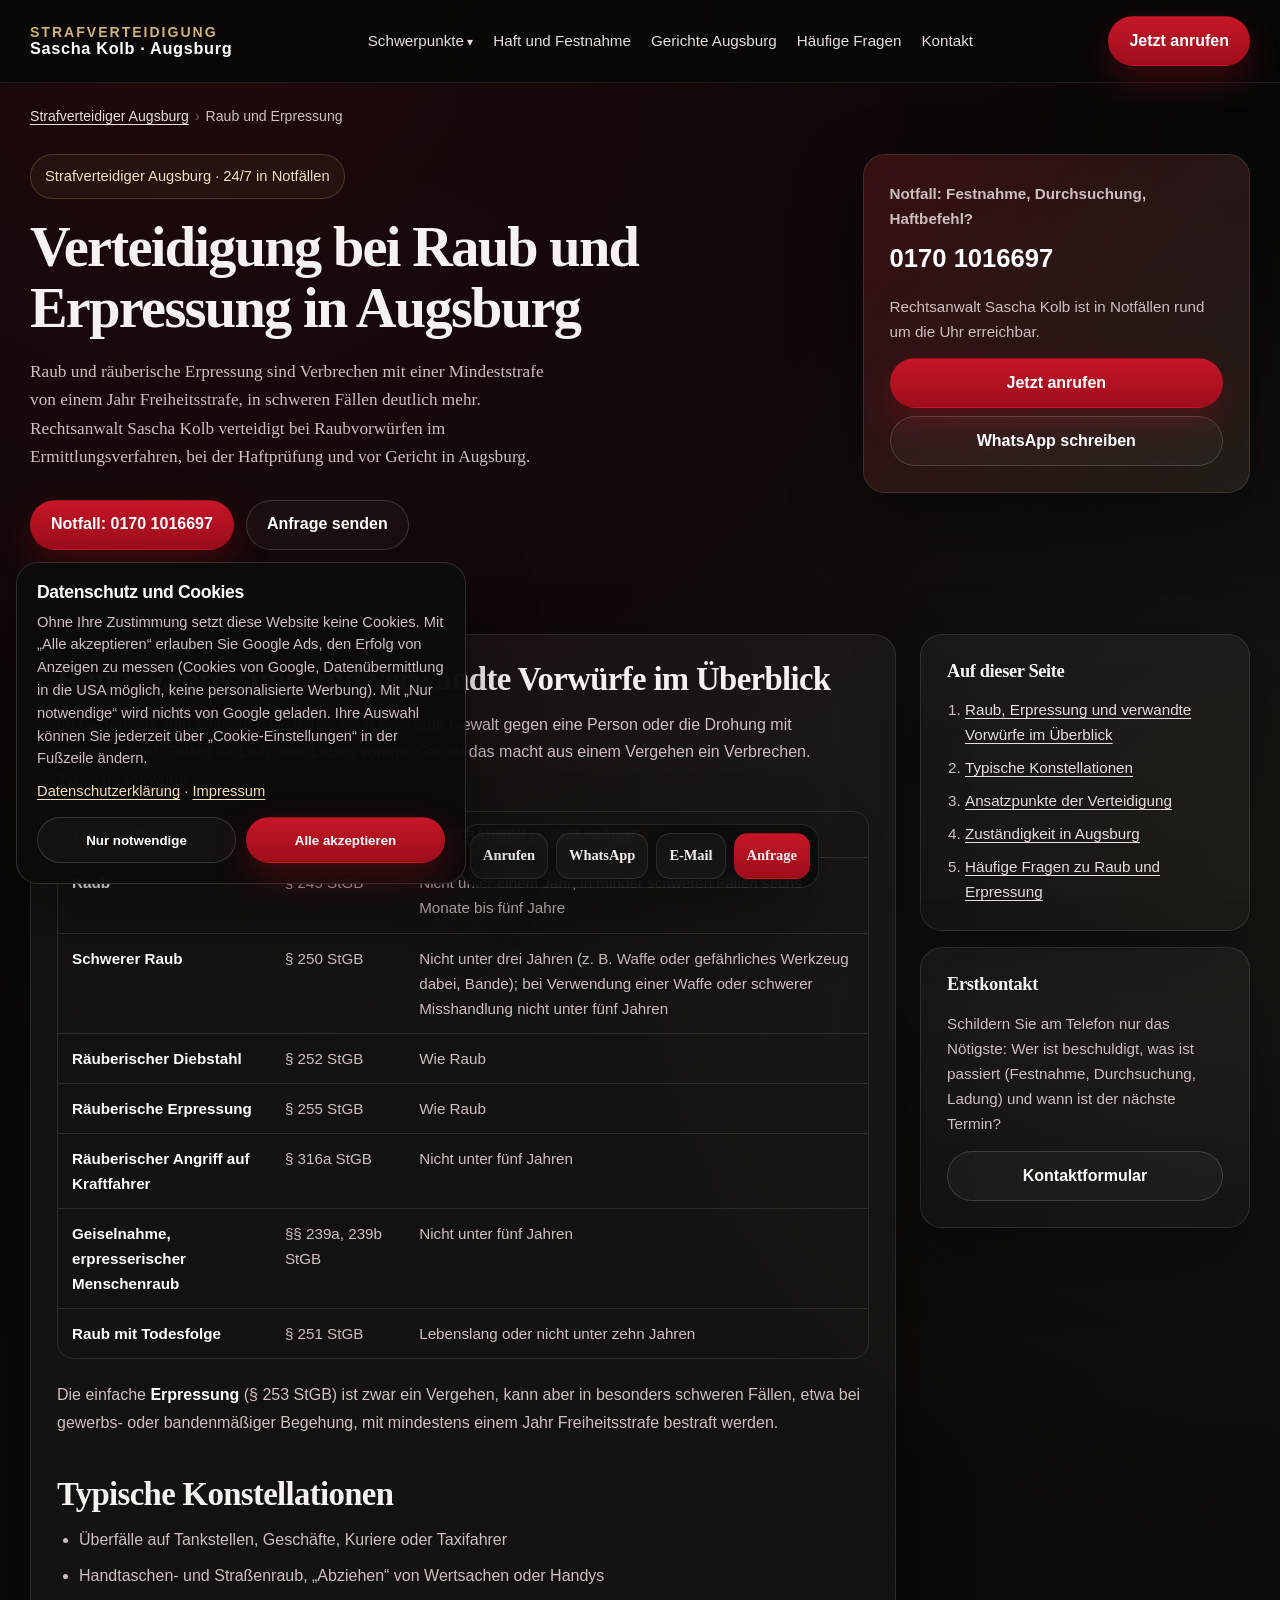
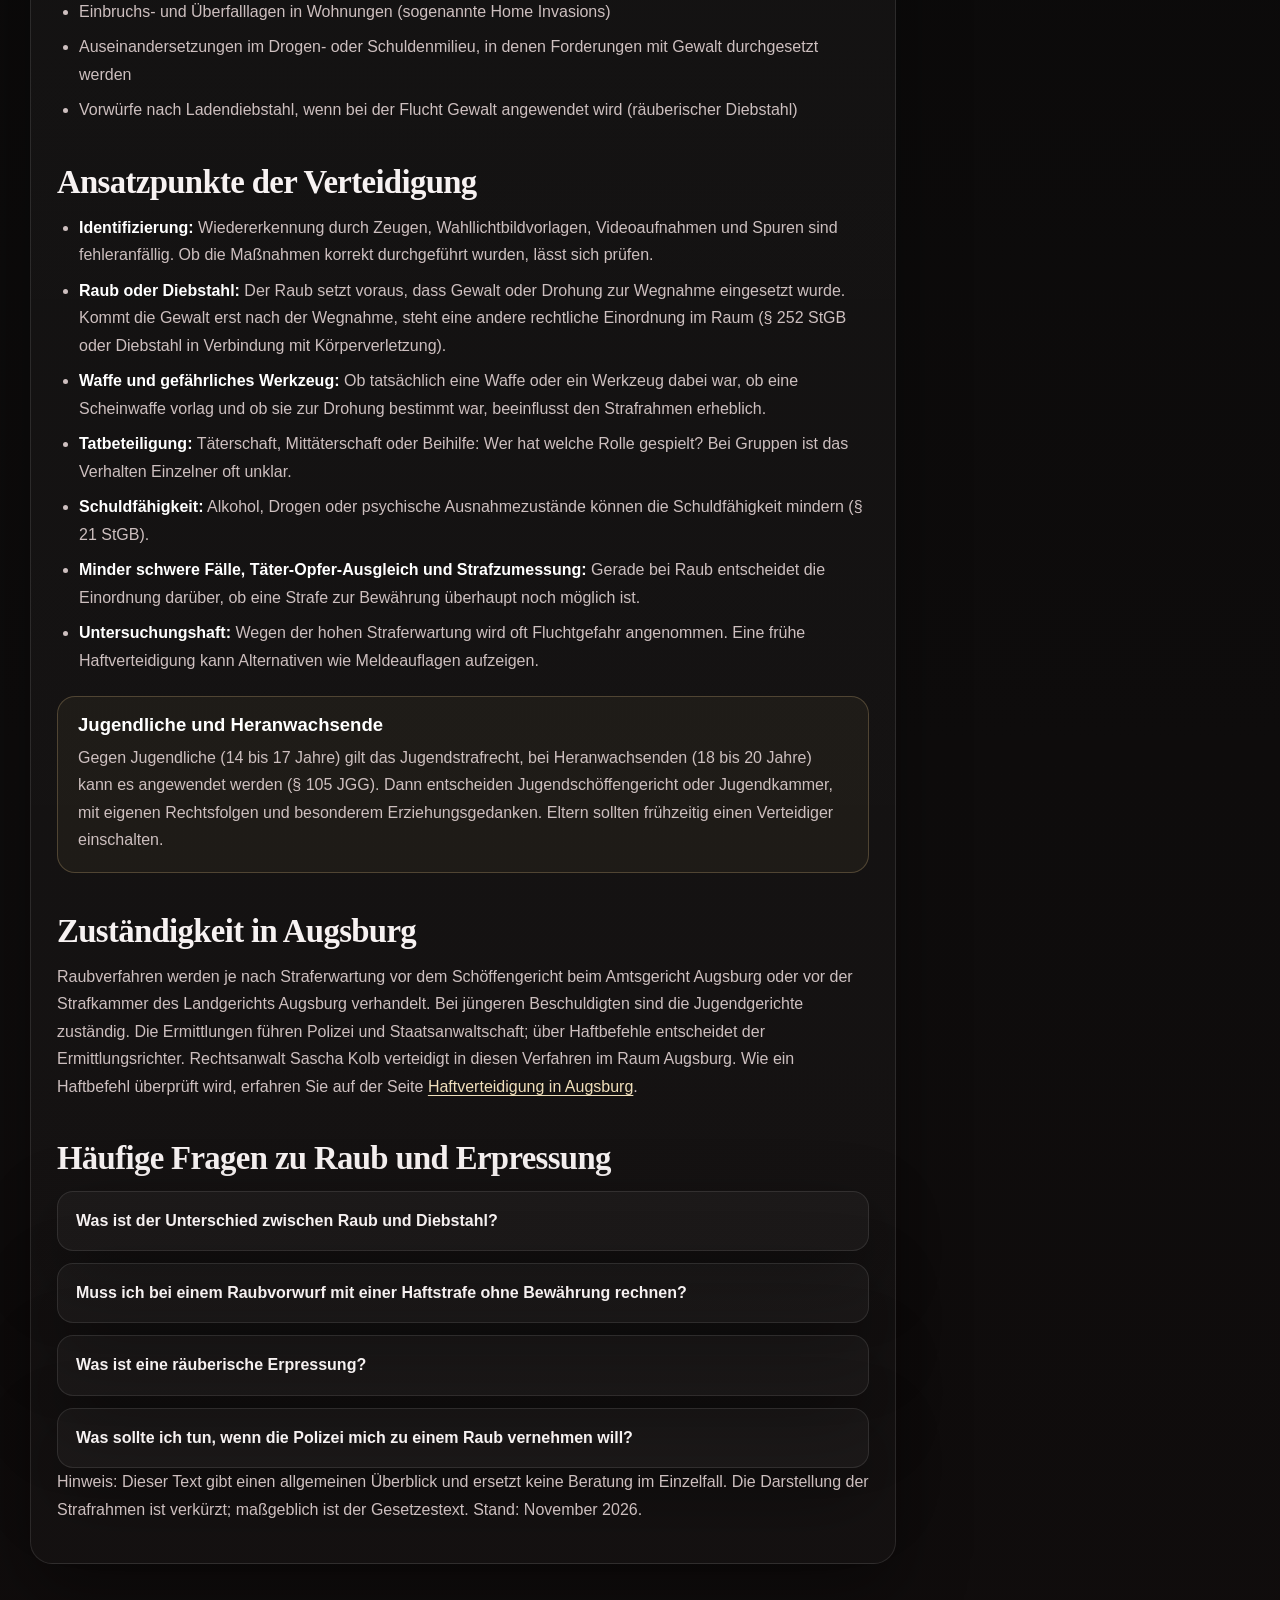
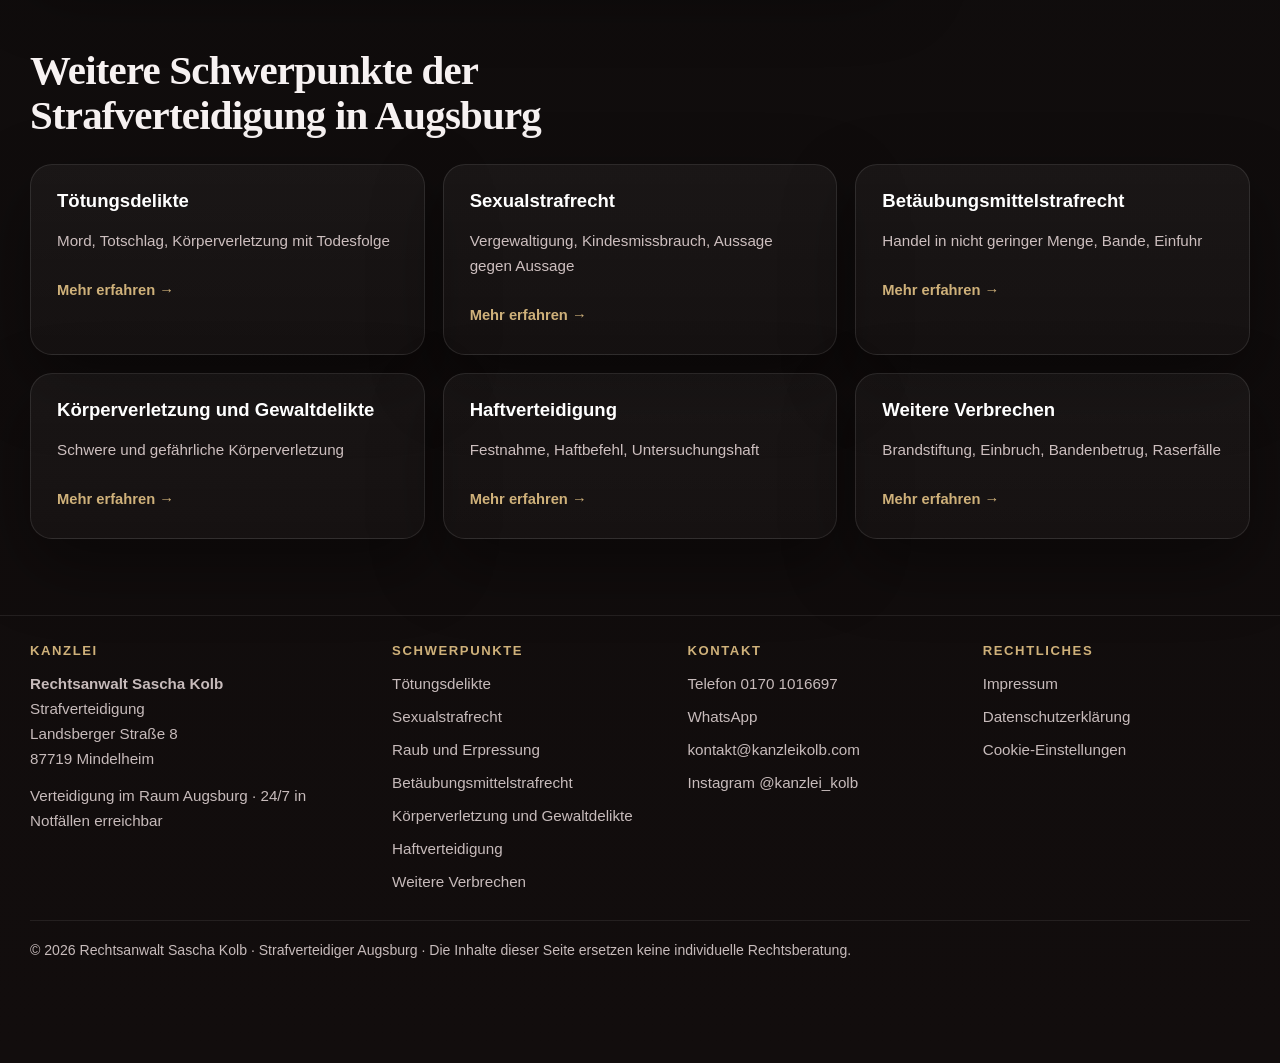
<file: raub-erpressung-augsburg/index.html>
<!DOCTYPE html>
<html lang="de">
<head>
  <meta charset="UTF-8" />
  <meta name="viewport" content="width=device-width, initial-scale=1.0" />
  <title>Raub &amp; Erpressung Augsburg: Strafverteidiger | Sascha Kolb</title>
  <meta name="description" content="Strafverteidiger in Augsburg bei Raub, schwerem Raub, räuberischer Erpressung und Geiselnahme: Mindeststrafe ab einem Jahr. 24/7 in Notfällen erreichbar." />
  <meta name="robots" content="index, follow, max-image-preview:large, max-snippet:-1" />
  <meta name="author" content="Rechtsanwalt Sascha Kolb" />
  <meta name="theme-color" content="#0d0b0b" />
  <link rel="canonical" href="https://strafrechtaugsburg.de/raub-erpressung-augsburg/" />
  <link rel="icon" href="/favicon.svg" type="image/svg+xml" />
  <meta property="og:type" content="website" />
  <meta property="og:site_name" content="Strafverteidiger Augsburg – Sascha Kolb" />
  <meta property="og:locale" content="de_DE" />
  <meta property="og:title" content="Raub &amp; Erpressung Augsburg: Strafverteidiger | Sascha Kolb" />
  <meta property="og:description" content="Strafverteidiger in Augsburg bei Raub, schwerem Raub, räuberischer Erpressung und Geiselnahme: Mindeststrafe ab einem Jahr. 24/7 in Notfällen erreichbar." />
  <meta property="og:url" content="https://strafrechtaugsburg.de/raub-erpressung-augsburg/" />
  <meta property="og:image" content="https://strafrechtaugsburg.de/assets/og-image.jpg" />
  <meta property="og:image:width" content="1200" />
  <meta property="og:image:height" content="630" />
  <meta property="og:image:alt" content="Rechtsanwalt Sascha Kolb – Strafverteidiger in Augsburg" />
  <meta name="twitter:card" content="summary_large_image" />
  <meta name="twitter:title" content="Raub &amp; Erpressung Augsburg: Strafverteidiger | Sascha Kolb" />
  <meta name="twitter:description" content="Strafverteidiger in Augsburg bei Raub, schwerem Raub, räuberischer Erpressung und Geiselnahme: Mindeststrafe ab einem Jahr. 24/7 in Notfällen erreichbar." />
  <meta name="twitter:image" content="https://strafrechtaugsburg.de/assets/og-image.jpg" />
  <link rel="stylesheet" href="/style.css?v=20261116-7" />
  <script type="application/ld+json">
{
  "@context": "https://schema.org",
  "@graph": [
    {
      "@type": "Attorney",
      "@id": "https://strafrechtaugsburg.de/#kanzlei",
      "name": "Rechtsanwalt Sascha Kolb – Strafverteidiger",
      "url": "https://strafrechtaugsburg.de/",
      "description": "Strafverteidigung bei Verbrechensvorwürfen im Raum Augsburg: Tötungsdelikte, Sexualstrafrecht, Raub und Erpressung, Betäubungsmittelhandel, schwere Gewaltdelikte und Haftsachen. 24/7 in Notfällen erreichbar.",
      "image": "https://strafrechtaugsburg.de/assets/sascha-kolb.jpg",
      "telephone": "+491701016697",
      "email": "kontakt@kanzleikolb.com",
      "address": {
        "@type": "PostalAddress",
        "streetAddress": "Landsberger Straße 8",
        "postalCode": "87719",
        "addressLocality": "Mindelheim",
        "addressRegion": "Bayern",
        "addressCountry": "DE"
      },
      "areaServed": [
        {
          "@type": "City",
          "name": "Augsburg"
        },
        {
          "@type": "AdministrativeArea",
          "name": "Schwaben"
        },
        {
          "@type": "State",
          "name": "Bayern"
        }
      ],
      "knowsAbout": [
        "Strafverteidigung",
        "Tötungsdelikte",
        "Sexualstrafrecht",
        "Raub und Erpressung",
        "Betäubungsmittelstrafrecht",
        "Haftverteidigung",
        "Untersuchungshaft"
      ],
      "contactPoint": [
        {
          "@type": "ContactPoint",
          "contactType": "emergency",
          "telephone": "+491701016697",
          "availableLanguage": "German",
          "hoursAvailable": {
            "@type": "OpeningHoursSpecification",
            "dayOfWeek": [
              "Monday",
              "Tuesday",
              "Wednesday",
              "Thursday",
              "Friday",
              "Saturday",
              "Sunday"
            ],
            "opens": "00:00",
            "closes": "23:59"
          }
        }
      ],
      "sameAs": [
        "https://instagram.com/kanzlei_kolb"
      ],
      "hasOfferCatalog": {
        "@type": "OfferCatalog",
        "name": "Schwerpunkte der Strafverteidigung",
        "itemListElement": [
          {
            "@type": "Offer",
            "itemOffered": {
              "@type": "Service",
              "name": "Tötungsdelikte",
              "url": "https://strafrechtaugsburg.de/toetungsdelikte-augsburg/"
            }
          },
          {
            "@type": "Offer",
            "itemOffered": {
              "@type": "Service",
              "name": "Sexualstrafrecht",
              "url": "https://strafrechtaugsburg.de/sexualstrafrecht-augsburg/"
            }
          },
          {
            "@type": "Offer",
            "itemOffered": {
              "@type": "Service",
              "name": "Raub und Erpressung",
              "url": "https://strafrechtaugsburg.de/raub-erpressung-augsburg/"
            }
          },
          {
            "@type": "Offer",
            "itemOffered": {
              "@type": "Service",
              "name": "Betäubungsmittelstrafrecht",
              "url": "https://strafrechtaugsburg.de/betaeubungsmittelstrafrecht-augsburg/"
            }
          },
          {
            "@type": "Offer",
            "itemOffered": {
              "@type": "Service",
              "name": "Körperverletzung und Gewaltdelikte",
              "url": "https://strafrechtaugsburg.de/koerperverletzung-gewaltdelikte-augsburg/"
            }
          },
          {
            "@type": "Offer",
            "itemOffered": {
              "@type": "Service",
              "name": "Haftverteidigung",
              "url": "https://strafrechtaugsburg.de/haftverteidigung-augsburg/"
            }
          },
          {
            "@type": "Offer",
            "itemOffered": {
              "@type": "Service",
              "name": "Weitere Verbrechen",
              "url": "https://strafrechtaugsburg.de/weitere-verbrechen-augsburg/"
            }
          }
        ]
      },
      "employee": {
        "@id": "https://strafrechtaugsburg.de/#sascha-kolb"
      }
    },
    {
      "@type": "Person",
      "@id": "https://strafrechtaugsburg.de/#sascha-kolb",
      "name": "Sascha Kolb",
      "jobTitle": "Rechtsanwalt",
      "image": "https://strafrechtaugsburg.de/assets/sascha-kolb.jpg",
      "url": "https://strafrechtaugsburg.de/",
      "worksFor": {
        "@id": "https://strafrechtaugsburg.de/#kanzlei"
      },
      "sameAs": [
        "https://instagram.com/kanzlei_kolb"
      ]
    },
    {
      "@type": "WebSite",
      "@id": "https://strafrechtaugsburg.de/#website",
      "url": "https://strafrechtaugsburg.de/",
      "name": "Strafverteidiger Augsburg – Rechtsanwalt Sascha Kolb",
      "inLanguage": "de-DE",
      "publisher": {
        "@id": "https://strafrechtaugsburg.de/#kanzlei"
      }
    },
    {
      "@type": "WebPage",
      "@id": "https://strafrechtaugsburg.de/raub-erpressung-augsburg/#webpage",
      "url": "https://strafrechtaugsburg.de/raub-erpressung-augsburg/",
      "name": "Raub & Erpressung Augsburg: Strafverteidiger | Sascha Kolb",
      "description": "Strafverteidiger in Augsburg bei Raub, schwerem Raub, räuberischer Erpressung und Geiselnahme: Mindeststrafe ab einem Jahr. 24/7 in Notfällen erreichbar.",
      "inLanguage": "de-DE",
      "isPartOf": {
        "@id": "https://strafrechtaugsburg.de/#website"
      },
      "about": {
        "@id": "https://strafrechtaugsburg.de/#kanzlei"
      },
      "primaryImageOfPage": {
        "@type": "ImageObject",
        "url": "https://strafrechtaugsburg.de/assets/og-image.jpg",
        "width": 1200,
        "height": 630
      },
      "dateModified": "2026-11-16",
      "breadcrumb": {
        "@id": "https://strafrechtaugsburg.de/raub-erpressung-augsburg/#breadcrumb"
      }
    },
    {
      "@type": "BreadcrumbList",
      "@id": "https://strafrechtaugsburg.de/raub-erpressung-augsburg/#breadcrumb",
      "itemListElement": [
        {
          "@type": "ListItem",
          "position": 1,
          "name": "Strafverteidiger Augsburg",
          "item": "https://strafrechtaugsburg.de/"
        },
        {
          "@type": "ListItem",
          "position": 2,
          "name": "Raub und Erpressung",
          "item": "https://strafrechtaugsburg.de/raub-erpressung-augsburg/"
        }
      ]
    },
    {
      "@type": "Service",
      "@id": "https://strafrechtaugsburg.de/raub-erpressung-augsburg/#service",
      "name": "Verteidigung bei Raub und räuberischer Erpressung",
      "serviceType": "Strafverteidigung",
      "provider": {
        "@id": "https://strafrechtaugsburg.de/#kanzlei"
      },
      "areaServed": {
        "@type": "City",
        "name": "Augsburg"
      },
      "url": "https://strafrechtaugsburg.de/raub-erpressung-augsburg/"
    },
    {
      "@type": "FAQPage",
      "@id": "https://strafrechtaugsburg.de/raub-erpressung-augsburg/#faq",
      "mainEntity": [
        {
          "@type": "Question",
          "name": "Was ist der Unterschied zwischen Raub und Diebstahl?",
          "acceptedAnswer": {
            "@type": "Answer",
            "text": "Beim Diebstahl wird eine Sache weggenommen, beim Raub wird sie mit Gewalt gegen eine Person oder unter Drohung mit gegenwärtiger Gefahr für Leib oder Leben weggenommen. Deshalb ist der Raub ein Verbrechen mit einer Mindeststrafe von einem Jahr, während Diebstahl ein Vergehen ist."
          }
        },
        {
          "@type": "Question",
          "name": "Muss ich bei einem Raubvorwurf mit einer Haftstrafe ohne Bewährung rechnen?",
          "acceptedAnswer": {
            "@type": "Answer",
            "text": "Eine Freiheitsstrafe kann nur bis zu zwei Jahren zur Bewährung ausgesetzt werden (§ 56 StGB). Weil schon der einfache Raub eine Mindeststrafe von einem Jahr hat, ist die Einordnung in einen minder schweren Fall oft entscheidend. Das lässt sich nur nach Akteneinsicht und Prüfung der Tatumstände sagen."
          }
        },
        {
          "@type": "Question",
          "name": "Was ist eine räuberische Erpressung?",
          "acceptedAnswer": {
            "@type": "Answer",
            "text": "Sie liegt vor, wenn jemand mit Gewalt oder Drohung zu einer Handlung gezwungen wird, die einen Vermögensnachteil verursacht, zum Beispiel zur Herausgabe von Geld oder Wertsachen, ohne dass diese weggenommen werden. Sie wird wie ein Raub bestraft (§ 255 StGB)."
          }
        },
        {
          "@type": "Question",
          "name": "Was sollte ich tun, wenn die Polizei mich zu einem Raub vernehmen will?",
          "acceptedAnswer": {
            "@type": "Answer",
            "text": "Machen Sie keine Angaben zur Sache und kontaktieren Sie zuerst einen Verteidiger. Gerade bei Identifizierungsfragen können spontane Angaben ungewollt belasten. Nach Akteneinsicht entscheidet der Verteidiger mit Ihnen, ob und wie Sie sich äußern."
          }
        }
      ]
    }
  ]
}
  </script>
</head>
<body>
  <a class="skip-link" href="#main">Zum Inhalt springen</a>
  <header class="topbar">
    <div class="container topbar-inner">
      <a href="/" class="logo" aria-label="Startseite – Strafverteidigung Sascha Kolb, Augsburg">
        <strong>Strafverteidigung</strong>
        <span>Sascha Kolb · Augsburg</span>
      </a>
      <nav class="nav" aria-label="Hauptnavigation">
        <details class="dropdown">
          <summary>Schwerpunkte</summary>
          <div class="dropdown-menu"><a href="/toetungsdelikte-augsburg/">Tötungsdelikte</a><a href="/sexualstrafrecht-augsburg/">Sexualstrafrecht</a><a href="/raub-erpressung-augsburg/">Raub und Erpressung</a><a href="/betaeubungsmittelstrafrecht-augsburg/">Betäubungsmittelstrafrecht</a><a href="/koerperverletzung-gewaltdelikte-augsburg/">Körperverletzung und Gewaltdelikte</a><a href="/haftverteidigung-augsburg/">Haftverteidigung</a><a href="/weitere-verbrechen-augsburg/">Weitere Verbrechen</a></div>
        </details>
        <a href="/haftverteidigung-augsburg/">Haft und Festnahme</a>
        <a href="/#augsburg">Gerichte Augsburg</a>
        <a href="/#faq">Häufige Fragen</a>
        <a href="/#kontakt">Kontakt</a>
      </nav>
      <details class="mobile-menu">
        <summary>Menü</summary>
        <div class="mobile-menu-panel"><a href="/toetungsdelikte-augsburg/">Tötungsdelikte</a><a href="/sexualstrafrecht-augsburg/">Sexualstrafrecht</a><a href="/raub-erpressung-augsburg/">Raub und Erpressung</a><a href="/betaeubungsmittelstrafrecht-augsburg/">Betäubungsmittelstrafrecht</a><a href="/koerperverletzung-gewaltdelikte-augsburg/">Körperverletzung und Gewaltdelikte</a><a href="/haftverteidigung-augsburg/">Haftverteidigung</a><a href="/weitere-verbrechen-augsburg/">Weitere Verbrechen</a><a href="/#faq">Häufige Fragen</a><a href="/#kontakt">Kontakt</a></div>
      </details>
      <a class="btn btn-primary" href="tel:+491701016697">Jetzt anrufen</a>
    </div>
  </header>

  <main id="main">
    <nav class="container breadcrumb" aria-label="Brotkrumen">
      <ol>
        <li><a href="/">Strafverteidiger Augsburg</a></li>
        <li aria-current="page">Raub und Erpressung</li>
      </ol>
    </nav>

    <section class="page-hero">
      <div class="container page-hero-grid">
        <div>
          <div class="eyebrow">Strafverteidiger Augsburg · 24/7 in Notfällen</div>
          <h1>Verteidigung bei Raub und Erpressung in Augsburg</h1>
          <p class="lead">Raub und räuberische Erpressung sind Verbrechen mit einer Mindeststrafe von einem Jahr Freiheitsstrafe, in schweren Fällen deutlich mehr. Rechtsanwalt Sascha Kolb verteidigt bei Raubvorwürfen im Ermittlungsverfahren, bei der Haftprüfung und vor Gericht in Augsburg.</p>
          <div class="cta-row">
            <a class="btn btn-primary" href="tel:+491701016697">Notfall: 0170 1016697</a>
            <a class="btn btn-secondary" href="/#kontakt">Anfrage senden</a>
          </div>
        </div>
        <div class="panel signal sos">
            <p><strong>Notfall: Festnahme, Durchsuchung, Haftbefehl?</strong></p>
            <strong class="phone"><a href="tel:+491701016697">0170 1016697</a></strong>
            <p>Rechtsanwalt Sascha Kolb ist in Notfällen rund um die Uhr erreichbar.</p>
            <a class="btn btn-primary" href="tel:+491701016697">Jetzt anrufen</a>
            <a class="btn btn-secondary" href="https://wa.me/491701016697" target="_blank" rel="noopener">WhatsApp schreiben</a>
          </div>
      </div>
    </section>

    <section class="section">
      <div class="container article-grid">
        <article class="panel prose">
<h2 id="vorwuerfe">Raub, Erpressung und verwandte Vorwürfe im Überblick</h2>
<p>Im Gegensatz zum einfachen Diebstahl setzt der Raub Gewalt gegen eine Person oder die Drohung mit gegenwärtiger Gefahr für Leib oder Leben voraus. Genau das macht aus einem Vergehen ein Verbrechen. Typische Vorwürfe:</p>
<div class="table-wrap">
  <table>
    <thead><tr><th>Vorwurf</th><th>Vorschrift</th><th>Strafrahmen (Kurzfassung)</th></tr></thead>
    <tbody>
      <tr><td>Raub</td><td>§ 249 StGB</td><td>Nicht unter einem Jahr; in minder schweren Fällen sechs Monate bis fünf Jahre</td></tr>
      <tr><td>Schwerer Raub</td><td>§ 250 StGB</td><td>Nicht unter drei Jahren (z. B. Waffe oder gefährliches Werkzeug dabei, Bande); bei Verwendung einer Waffe oder schwerer Misshandlung nicht unter fünf Jahren</td></tr>
      <tr><td>Räuberischer Diebstahl</td><td>§ 252 StGB</td><td>Wie Raub</td></tr>
      <tr><td>Räuberische Erpressung</td><td>§ 255 StGB</td><td>Wie Raub</td></tr>
      <tr><td>Räuberischer Angriff auf Kraftfahrer</td><td>§ 316a StGB</td><td>Nicht unter fünf Jahren</td></tr>
      <tr><td>Geiselnahme, erpresserischer Menschenraub</td><td>§§ 239a, 239b StGB</td><td>Nicht unter fünf Jahren</td></tr>
      <tr><td>Raub mit Todesfolge</td><td>§ 251 StGB</td><td>Lebenslang oder nicht unter zehn Jahren</td></tr>
    </tbody>
  </table>
</div>
<p>Die einfache <strong>Erpressung</strong> (§ 253 StGB) ist zwar ein Vergehen, kann aber in besonders schweren Fällen, etwa bei gewerbs- oder bandenmäßiger Begehung, mit mindestens einem Jahr Freiheitsstrafe bestraft werden.</p>

<h2 id="konstellationen">Typische Konstellationen</h2>
<ul>
  <li>Überfälle auf Tankstellen, Geschäfte, Kuriere oder Taxifahrer</li>
  <li>Handtaschen- und Straßenraub, „Abziehen“ von Wertsachen oder Handys</li>
  <li>Einbruchs- und Überfalllagen in Wohnungen (sogenannte Home Invasions)</li>
  <li>Auseinandersetzungen im Drogen- oder Schuldenmilieu, in denen Forderungen mit Gewalt durchgesetzt werden</li>
  <li>Vorwürfe nach Ladendiebstahl, wenn bei der Flucht Gewalt angewendet wird (räuberischer Diebstahl)</li>
</ul>

<h2 id="verteidigung">Ansatzpunkte der Verteidigung</h2>
<ul>
  <li><strong>Identifizierung:</strong> Wiedererkennung durch Zeugen, Wahllichtbildvorlagen, Videoaufnahmen und Spuren sind fehleranfällig. Ob die Maßnahmen korrekt durchgeführt wurden, lässt sich prüfen.</li>
  <li><strong>Raub oder Diebstahl:</strong> Der Raub setzt voraus, dass Gewalt oder Drohung zur Wegnahme eingesetzt wurde. Kommt die Gewalt erst nach der Wegnahme, steht eine andere rechtliche Einordnung im Raum (§ 252 StGB oder Diebstahl in Verbindung mit Körperverletzung).</li>
  <li><strong>Waffe und gefährliches Werkzeug:</strong> Ob tatsächlich eine Waffe oder ein Werkzeug dabei war, ob eine Scheinwaffe vorlag und ob sie zur Drohung bestimmt war, beeinflusst den Strafrahmen erheblich.</li>
  <li><strong>Tatbeteiligung:</strong> Täterschaft, Mittäterschaft oder Beihilfe: Wer hat welche Rolle gespielt? Bei Gruppen ist das Verhalten Einzelner oft unklar.</li>
  <li><strong>Schuldfähigkeit:</strong> Alkohol, Drogen oder psychische Ausnahmezustände können die Schuldfähigkeit mindern (§ 21 StGB).</li>
  <li><strong>Minder schwere Fälle, Täter-Opfer-Ausgleich und Strafzumessung:</strong> Gerade bei Raub entscheidet die Einordnung darüber, ob eine Strafe zur Bewährung überhaupt noch möglich ist.</li>
  <li><strong>Untersuchungshaft:</strong> Wegen der hohen Straferwartung wird oft Fluchtgefahr angenommen. Eine frühe Haftverteidigung kann Alternativen wie Meldeauflagen aufzeigen.</li>
</ul>
<div class="callout">
  <h3>Jugendliche und Heranwachsende</h3>
  <p>Gegen Jugendliche (14 bis 17 Jahre) gilt das Jugendstrafrecht, bei Heranwachsenden (18 bis 20 Jahre) kann es angewendet werden (§ 105 JGG). Dann entscheiden Jugendschöffengericht oder Jugendkammer, mit eigenen Rechtsfolgen und besonderem Erziehungsgedanken. Eltern sollten frühzeitig einen Verteidiger einschalten.</p>
</div>

<h2 id="augsburg">Zuständigkeit in Augsburg</h2>
<p>Raubverfahren werden je nach Straferwartung vor dem Schöffengericht beim Amtsgericht Augsburg oder vor der Strafkammer des Landgerichts Augsburg verhandelt. Bei jüngeren Beschuldigten sind die Jugendgerichte zuständig. Die Ermittlungen führen Polizei und Staatsanwaltschaft; über Haftbefehle entscheidet der Ermittlungsrichter. Rechtsanwalt Sascha Kolb verteidigt in diesen Verfahren im Raum Augsburg. Wie ein Haftbefehl überprüft wird, erfahren Sie auf der Seite <a href="/haftverteidigung-augsburg/">Haftverteidigung in Augsburg</a>.</p>

<h2 id="faq">Häufige Fragen zu Raub und Erpressung</h2>
<div class="faq">
  <details>
    <summary>Was ist der Unterschied zwischen Raub und Diebstahl?</summary>
    <p>Beim Diebstahl wird eine Sache weggenommen, beim Raub wird sie mit Gewalt gegen eine Person oder unter Drohung mit gegenwärtiger Gefahr für Leib oder Leben weggenommen. Deshalb ist der Raub ein Verbrechen mit einer Mindeststrafe von einem Jahr, während Diebstahl ein Vergehen ist.</p>
  </details>
  <details>
    <summary>Muss ich bei einem Raubvorwurf mit einer Haftstrafe ohne Bewährung rechnen?</summary>
    <p>Eine Freiheitsstrafe kann nur bis zu zwei Jahren zur Bewährung ausgesetzt werden (§ 56 StGB). Weil schon der einfache Raub eine Mindeststrafe von einem Jahr hat, ist die Einordnung in einen minder schweren Fall oft entscheidend. Das lässt sich nur nach Akteneinsicht und Prüfung der Tatumstände sagen.</p>
  </details>
  <details>
    <summary>Was ist eine räuberische Erpressung?</summary>
    <p>Sie liegt vor, wenn jemand mit Gewalt oder Drohung zu einer Handlung gezwungen wird, die einen Vermögensnachteil verursacht, zum Beispiel zur Herausgabe von Geld oder Wertsachen, ohne dass diese weggenommen werden. Sie wird wie ein Raub bestraft (§ 255 StGB).</p>
  </details>
  <details>
    <summary>Was sollte ich tun, wenn die Polizei mich zu einem Raub vernehmen will?</summary>
    <p>Machen Sie keine Angaben zur Sache und kontaktieren Sie zuerst einen Verteidiger. Gerade bei Identifizierungsfragen können spontane Angaben ungewollt belasten. Nach Akteneinsicht entscheidet der Verteidiger mit Ihnen, ob und wie Sie sich äußern.</p>
  </details>
</div>

          <p class="disclaimer">Hinweis: Dieser Text gibt einen allgemeinen Überblick und ersetzt keine Beratung im Einzelfall. Die Darstellung der Strafrahmen ist verkürzt; maßgeblich ist der Gesetzestext. Stand: November 2026.</p>
        </article>
        <aside class="aside" aria-label="Zusatzinformationen">
          <div class="panel">
            <h2 style="font-size:1.15rem">Auf dieser Seite</h2>
            <ol class="toc"><li><a href="#vorwuerfe">Raub, Erpressung und verwandte Vorwürfe im Überblick</a></li><li><a href="#konstellationen">Typische Konstellationen</a></li><li><a href="#verteidigung">Ansatzpunkte der Verteidigung</a></li><li><a href="#augsburg">Zuständigkeit in Augsburg</a></li><li><a href="#faq">Häufige Fragen zu Raub und Erpressung</a></li></ol>
          </div>
          <div class="panel">
            <h2 style="font-size:1.15rem">Erstkontakt</h2>
            <p class="small">Schildern Sie am Telefon nur das Nötigste: Wer ist beschuldigt, was ist passiert (Festnahme, Durchsuchung, Ladung) und wann ist der nächste Termin?</p>
            <a class="btn btn-secondary" style="width:100%" href="/#kontakt">Kontaktformular</a>
          </div>
        </aside>
      </div>
    </section>

    <section class="section">
      <div class="container">
        <div class="section-head">
          <h2>Weitere Schwerpunkte der Strafverteidigung in Augsburg</h2>
        </div>
        <div class="grid-3">
          <a class="panel card-link" href="/toetungsdelikte-augsburg/">
            <h3>Tötungsdelikte</h3>
            <p>Mord, Totschlag, Körperverletzung mit Todesfolge</p>
            <span class="more">Mehr erfahren →</span>
          </a>
          <a class="panel card-link" href="/sexualstrafrecht-augsburg/">
            <h3>Sexualstrafrecht</h3>
            <p>Vergewaltigung, Kindesmissbrauch, Aussage gegen Aussage</p>
            <span class="more">Mehr erfahren →</span>
          </a>
          <a class="panel card-link" href="/betaeubungsmittelstrafrecht-augsburg/">
            <h3>Betäubungsmittelstrafrecht</h3>
            <p>Handel in nicht geringer Menge, Bande, Einfuhr</p>
            <span class="more">Mehr erfahren →</span>
          </a>
          <a class="panel card-link" href="/koerperverletzung-gewaltdelikte-augsburg/">
            <h3>Körperverletzung und Gewaltdelikte</h3>
            <p>Schwere und gefährliche Körperverletzung</p>
            <span class="more">Mehr erfahren →</span>
          </a>
          <a class="panel card-link" href="/haftverteidigung-augsburg/">
            <h3>Haftverteidigung</h3>
            <p>Festnahme, Haftbefehl, Untersuchungshaft</p>
            <span class="more">Mehr erfahren →</span>
          </a>
          <a class="panel card-link" href="/weitere-verbrechen-augsburg/">
            <h3>Weitere Verbrechen</h3>
            <p>Brandstiftung, Einbruch, Bandenbetrug, Raserfälle</p>
            <span class="more">Mehr erfahren →</span>
          </a>
        </div>
      </div>
    </section>
  </main>

  <footer>
    <div class="container">
      <div class="footer-grid">
        <div>
          <h2>Kanzlei</h2>
          <p style="margin:0"><strong>Rechtsanwalt Sascha Kolb</strong><br>Strafverteidigung<br>Landsberger Straße 8<br>87719 Mindelheim</p>
          <p style="margin:12px 0 0">Verteidigung im Raum Augsburg · 24/7 in Notfällen erreichbar</p>
        </div>
        <div>
          <h2>Schwerpunkte</h2>
          <ul><li><a href="/toetungsdelikte-augsburg/">Tötungsdelikte</a></li><li><a href="/sexualstrafrecht-augsburg/">Sexualstrafrecht</a></li><li><a href="/raub-erpressung-augsburg/">Raub und Erpressung</a></li><li><a href="/betaeubungsmittelstrafrecht-augsburg/">Betäubungsmittelstrafrecht</a></li><li><a href="/koerperverletzung-gewaltdelikte-augsburg/">Körperverletzung und Gewaltdelikte</a></li><li><a href="/haftverteidigung-augsburg/">Haftverteidigung</a></li><li><a href="/weitere-verbrechen-augsburg/">Weitere Verbrechen</a></li></ul>
        </div>
        <div>
          <h2>Kontakt</h2>
          <ul>
            <li><a href="tel:+491701016697">Telefon 0170 1016697</a></li>
            <li><a href="https://wa.me/491701016697" target="_blank" rel="noopener">WhatsApp</a></li>
            <li><a href="mailto:kontakt@kanzleikolb.com">kontakt@kanzleikolb.com</a></li>
            <li><a href="https://instagram.com/kanzlei_kolb" target="_blank" rel="noopener">Instagram @kanzlei_kolb</a></li>
          </ul>
        </div>
        <div>
          <h2>Rechtliches</h2>
          <ul>
            <li><a href="/impressum/">Impressum</a></li>
            <li><a href="/datenschutz/">Datenschutzerklärung</a></li>
            <li><button type="button" class="linklike" data-consent-open>Cookie-Einstellungen</button></li>
          </ul>
        </div>
      </div>
      <div class="footer-bottom">© 2026 Rechtsanwalt Sascha Kolb · Strafverteidiger Augsburg · Die Inhalte dieser Seite ersetzen keine individuelle Rechtsberatung.</div>
    </div>
  </footer>

  <div class="sticky">
    <div class="sticky-grid">
      <a href="tel:+491701016697">Anrufen</a>
      <a href="https://wa.me/491701016697" target="_blank" rel="noopener">WhatsApp</a>
      <a href="mailto:kontakt@kanzleikolb.com">E-Mail</a>
      <a href="/#kontakt" class="primary">Anfrage</a>
    </div>
  </div>

  <script src="/script.js?v=20261116-7" defer></script>
</body>
</html>
</file>
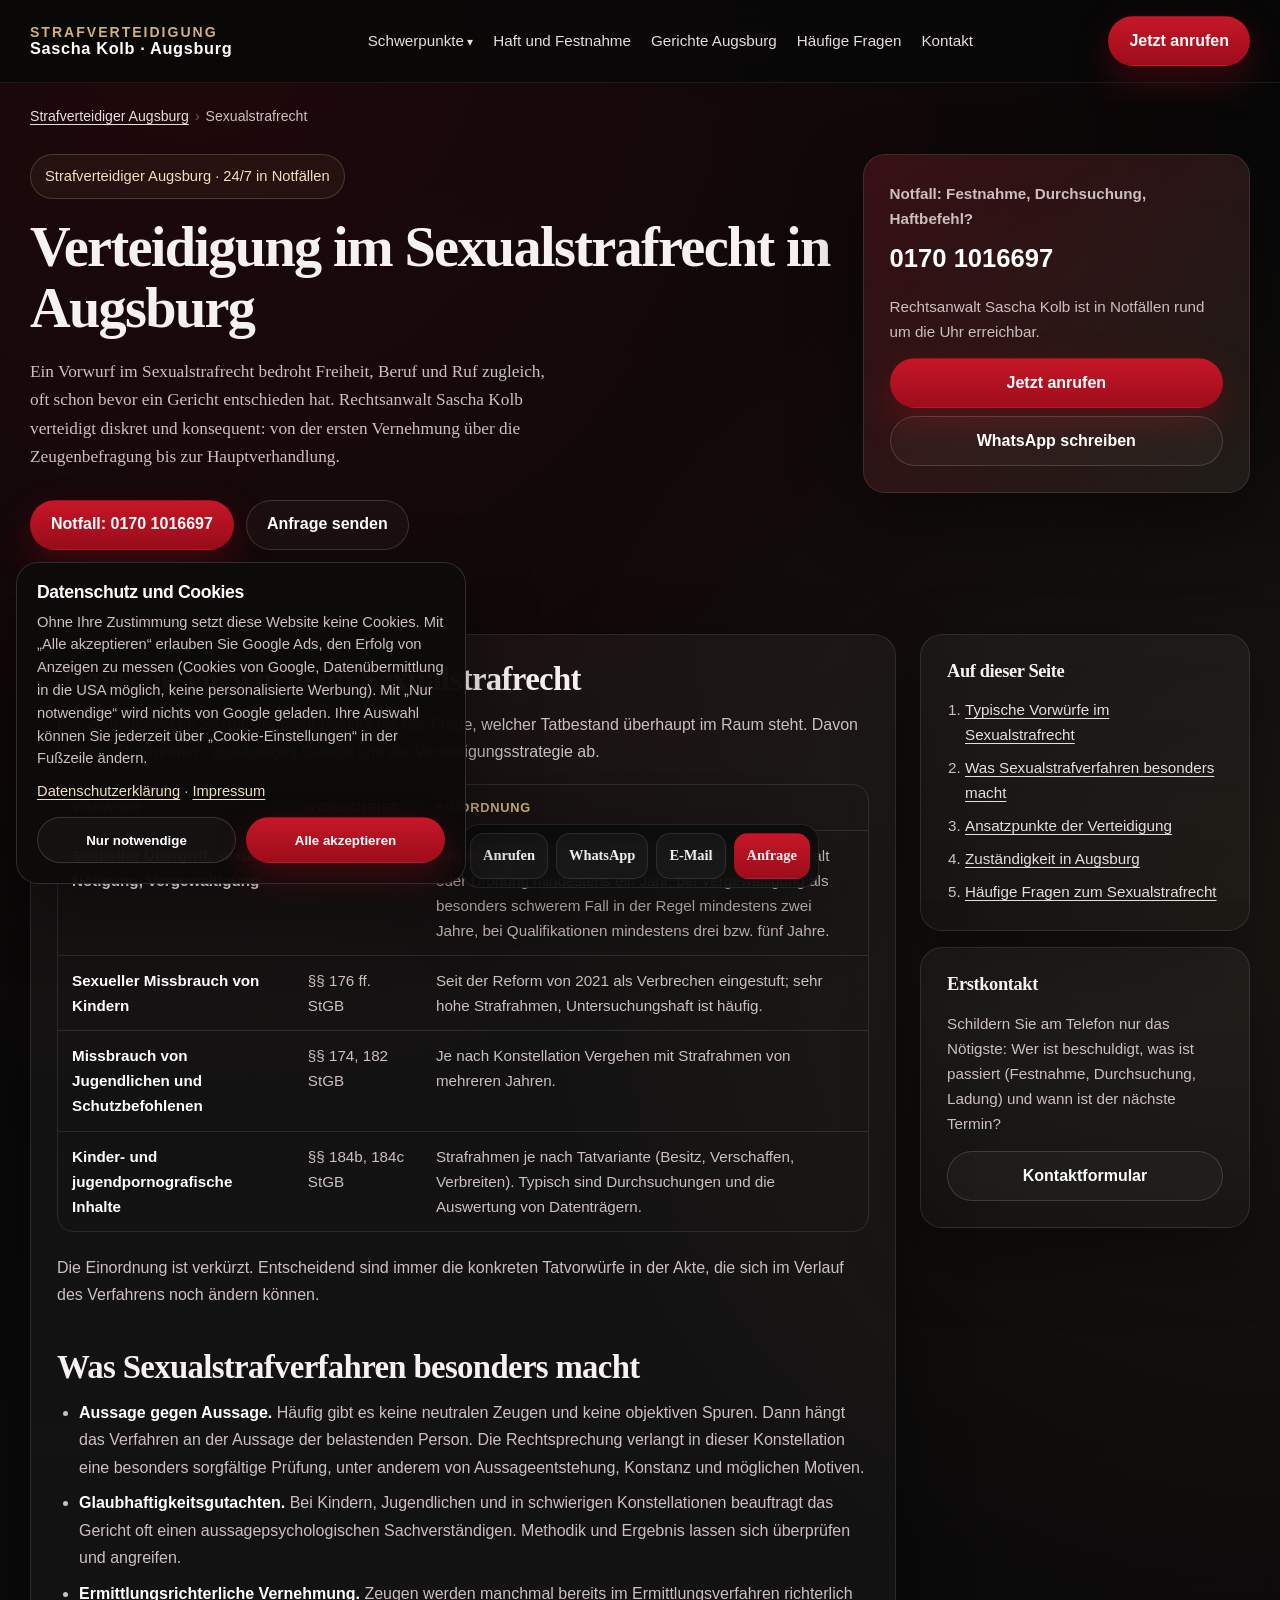
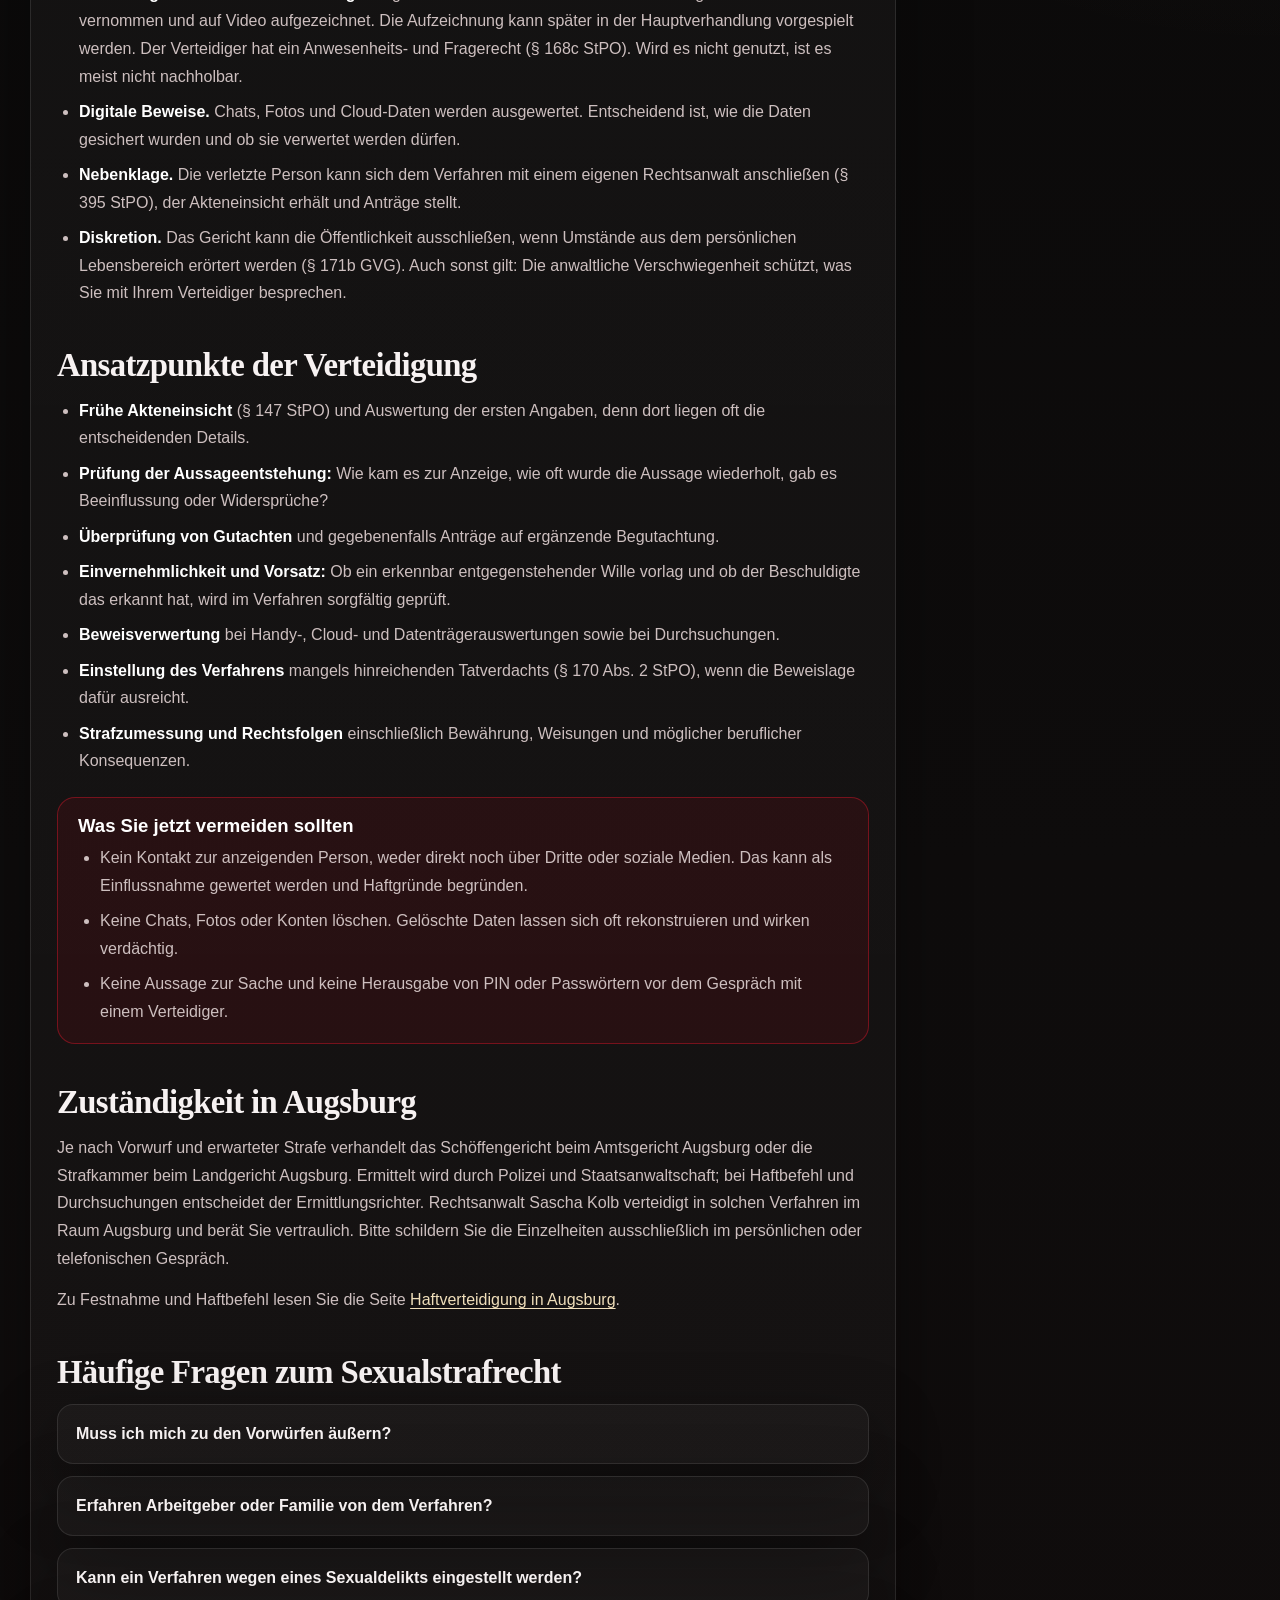
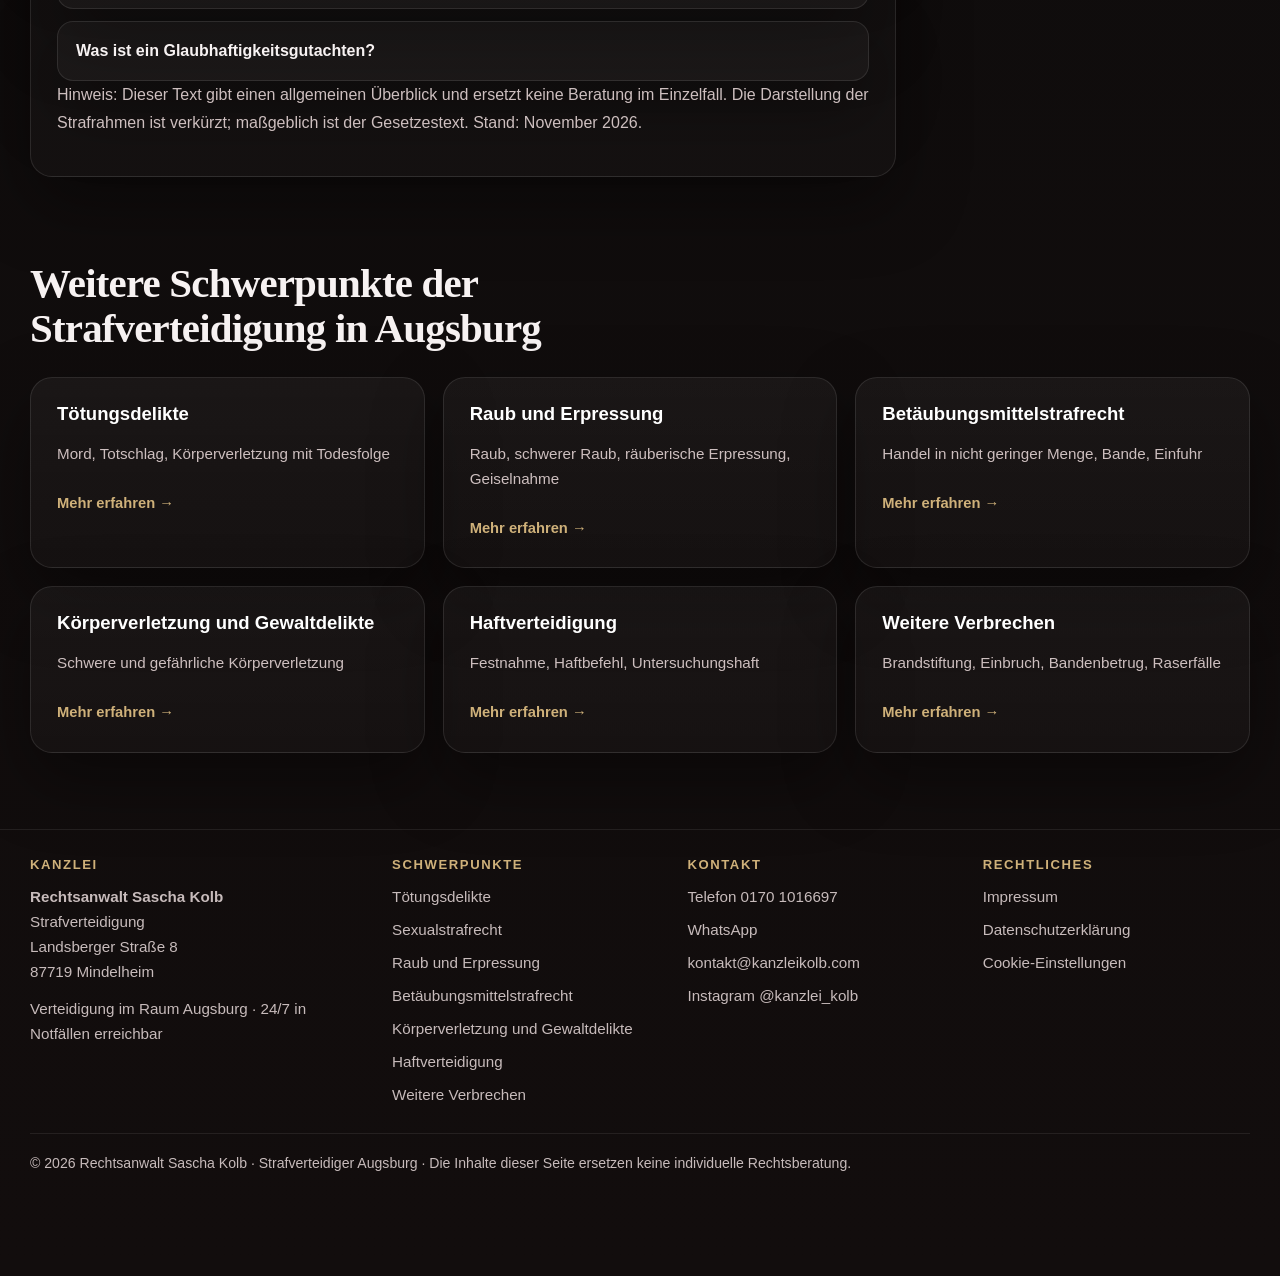
<file: sexualstrafrecht-augsburg/index.html>
<!DOCTYPE html>
<html lang="de">
<head>
  <meta charset="UTF-8" />
  <meta name="viewport" content="width=device-width, initial-scale=1.0" />
  <title>Sexualstrafrecht Augsburg: Strafverteidiger bei Sexualdelikten</title>
  <meta name="description" content="Verteidigung bei Vorwürfen wie Vergewaltigung, sexuellem Übergriff und Kindesmissbrauch in Augsburg. Diskret, ab der ersten Vernehmung, 24/7 in Notfällen." />
  <meta name="robots" content="index, follow, max-image-preview:large, max-snippet:-1" />
  <meta name="author" content="Rechtsanwalt Sascha Kolb" />
  <meta name="theme-color" content="#0d0b0b" />
  <link rel="canonical" href="https://strafrechtaugsburg.de/sexualstrafrecht-augsburg/" />
  <link rel="icon" href="/favicon.svg" type="image/svg+xml" />
  <meta property="og:type" content="website" />
  <meta property="og:site_name" content="Strafverteidiger Augsburg – Sascha Kolb" />
  <meta property="og:locale" content="de_DE" />
  <meta property="og:title" content="Sexualstrafrecht Augsburg: Strafverteidiger bei Sexualdelikten" />
  <meta property="og:description" content="Verteidigung bei Vorwürfen wie Vergewaltigung, sexuellem Übergriff und Kindesmissbrauch in Augsburg. Diskret, ab der ersten Vernehmung, 24/7 in Notfällen." />
  <meta property="og:url" content="https://strafrechtaugsburg.de/sexualstrafrecht-augsburg/" />
  <meta property="og:image" content="https://strafrechtaugsburg.de/assets/og-image.jpg" />
  <meta property="og:image:width" content="1200" />
  <meta property="og:image:height" content="630" />
  <meta property="og:image:alt" content="Rechtsanwalt Sascha Kolb – Strafverteidiger in Augsburg" />
  <meta name="twitter:card" content="summary_large_image" />
  <meta name="twitter:title" content="Sexualstrafrecht Augsburg: Strafverteidiger bei Sexualdelikten" />
  <meta name="twitter:description" content="Verteidigung bei Vorwürfen wie Vergewaltigung, sexuellem Übergriff und Kindesmissbrauch in Augsburg. Diskret, ab der ersten Vernehmung, 24/7 in Notfällen." />
  <meta name="twitter:image" content="https://strafrechtaugsburg.de/assets/og-image.jpg" />
  <link rel="stylesheet" href="/style.css?v=20261116-7" />
  <script type="application/ld+json">
{
  "@context": "https://schema.org",
  "@graph": [
    {
      "@type": "Attorney",
      "@id": "https://strafrechtaugsburg.de/#kanzlei",
      "name": "Rechtsanwalt Sascha Kolb – Strafverteidiger",
      "url": "https://strafrechtaugsburg.de/",
      "description": "Strafverteidigung bei Verbrechensvorwürfen im Raum Augsburg: Tötungsdelikte, Sexualstrafrecht, Raub und Erpressung, Betäubungsmittelhandel, schwere Gewaltdelikte und Haftsachen. 24/7 in Notfällen erreichbar.",
      "image": "https://strafrechtaugsburg.de/assets/sascha-kolb.jpg",
      "telephone": "+491701016697",
      "email": "kontakt@kanzleikolb.com",
      "address": {
        "@type": "PostalAddress",
        "streetAddress": "Landsberger Straße 8",
        "postalCode": "87719",
        "addressLocality": "Mindelheim",
        "addressRegion": "Bayern",
        "addressCountry": "DE"
      },
      "areaServed": [
        {
          "@type": "City",
          "name": "Augsburg"
        },
        {
          "@type": "AdministrativeArea",
          "name": "Schwaben"
        },
        {
          "@type": "State",
          "name": "Bayern"
        }
      ],
      "knowsAbout": [
        "Strafverteidigung",
        "Tötungsdelikte",
        "Sexualstrafrecht",
        "Raub und Erpressung",
        "Betäubungsmittelstrafrecht",
        "Haftverteidigung",
        "Untersuchungshaft"
      ],
      "contactPoint": [
        {
          "@type": "ContactPoint",
          "contactType": "emergency",
          "telephone": "+491701016697",
          "availableLanguage": "German",
          "hoursAvailable": {
            "@type": "OpeningHoursSpecification",
            "dayOfWeek": [
              "Monday",
              "Tuesday",
              "Wednesday",
              "Thursday",
              "Friday",
              "Saturday",
              "Sunday"
            ],
            "opens": "00:00",
            "closes": "23:59"
          }
        }
      ],
      "sameAs": [
        "https://instagram.com/kanzlei_kolb"
      ],
      "hasOfferCatalog": {
        "@type": "OfferCatalog",
        "name": "Schwerpunkte der Strafverteidigung",
        "itemListElement": [
          {
            "@type": "Offer",
            "itemOffered": {
              "@type": "Service",
              "name": "Tötungsdelikte",
              "url": "https://strafrechtaugsburg.de/toetungsdelikte-augsburg/"
            }
          },
          {
            "@type": "Offer",
            "itemOffered": {
              "@type": "Service",
              "name": "Sexualstrafrecht",
              "url": "https://strafrechtaugsburg.de/sexualstrafrecht-augsburg/"
            }
          },
          {
            "@type": "Offer",
            "itemOffered": {
              "@type": "Service",
              "name": "Raub und Erpressung",
              "url": "https://strafrechtaugsburg.de/raub-erpressung-augsburg/"
            }
          },
          {
            "@type": "Offer",
            "itemOffered": {
              "@type": "Service",
              "name": "Betäubungsmittelstrafrecht",
              "url": "https://strafrechtaugsburg.de/betaeubungsmittelstrafrecht-augsburg/"
            }
          },
          {
            "@type": "Offer",
            "itemOffered": {
              "@type": "Service",
              "name": "Körperverletzung und Gewaltdelikte",
              "url": "https://strafrechtaugsburg.de/koerperverletzung-gewaltdelikte-augsburg/"
            }
          },
          {
            "@type": "Offer",
            "itemOffered": {
              "@type": "Service",
              "name": "Haftverteidigung",
              "url": "https://strafrechtaugsburg.de/haftverteidigung-augsburg/"
            }
          },
          {
            "@type": "Offer",
            "itemOffered": {
              "@type": "Service",
              "name": "Weitere Verbrechen",
              "url": "https://strafrechtaugsburg.de/weitere-verbrechen-augsburg/"
            }
          }
        ]
      },
      "employee": {
        "@id": "https://strafrechtaugsburg.de/#sascha-kolb"
      }
    },
    {
      "@type": "Person",
      "@id": "https://strafrechtaugsburg.de/#sascha-kolb",
      "name": "Sascha Kolb",
      "jobTitle": "Rechtsanwalt",
      "image": "https://strafrechtaugsburg.de/assets/sascha-kolb.jpg",
      "url": "https://strafrechtaugsburg.de/",
      "worksFor": {
        "@id": "https://strafrechtaugsburg.de/#kanzlei"
      },
      "sameAs": [
        "https://instagram.com/kanzlei_kolb"
      ]
    },
    {
      "@type": "WebSite",
      "@id": "https://strafrechtaugsburg.de/#website",
      "url": "https://strafrechtaugsburg.de/",
      "name": "Strafverteidiger Augsburg – Rechtsanwalt Sascha Kolb",
      "inLanguage": "de-DE",
      "publisher": {
        "@id": "https://strafrechtaugsburg.de/#kanzlei"
      }
    },
    {
      "@type": "WebPage",
      "@id": "https://strafrechtaugsburg.de/sexualstrafrecht-augsburg/#webpage",
      "url": "https://strafrechtaugsburg.de/sexualstrafrecht-augsburg/",
      "name": "Sexualstrafrecht Augsburg: Strafverteidiger bei Sexualdelikten",
      "description": "Verteidigung bei Vorwürfen wie Vergewaltigung, sexuellem Übergriff und Kindesmissbrauch in Augsburg. Diskret, ab der ersten Vernehmung, 24/7 in Notfällen.",
      "inLanguage": "de-DE",
      "isPartOf": {
        "@id": "https://strafrechtaugsburg.de/#website"
      },
      "about": {
        "@id": "https://strafrechtaugsburg.de/#kanzlei"
      },
      "primaryImageOfPage": {
        "@type": "ImageObject",
        "url": "https://strafrechtaugsburg.de/assets/og-image.jpg",
        "width": 1200,
        "height": 630
      },
      "dateModified": "2026-11-16",
      "breadcrumb": {
        "@id": "https://strafrechtaugsburg.de/sexualstrafrecht-augsburg/#breadcrumb"
      }
    },
    {
      "@type": "BreadcrumbList",
      "@id": "https://strafrechtaugsburg.de/sexualstrafrecht-augsburg/#breadcrumb",
      "itemListElement": [
        {
          "@type": "ListItem",
          "position": 1,
          "name": "Strafverteidiger Augsburg",
          "item": "https://strafrechtaugsburg.de/"
        },
        {
          "@type": "ListItem",
          "position": 2,
          "name": "Sexualstrafrecht",
          "item": "https://strafrechtaugsburg.de/sexualstrafrecht-augsburg/"
        }
      ]
    },
    {
      "@type": "Service",
      "@id": "https://strafrechtaugsburg.de/sexualstrafrecht-augsburg/#service",
      "name": "Verteidigung im Sexualstrafrecht",
      "serviceType": "Strafverteidigung",
      "provider": {
        "@id": "https://strafrechtaugsburg.de/#kanzlei"
      },
      "areaServed": {
        "@type": "City",
        "name": "Augsburg"
      },
      "url": "https://strafrechtaugsburg.de/sexualstrafrecht-augsburg/"
    },
    {
      "@type": "FAQPage",
      "@id": "https://strafrechtaugsburg.de/sexualstrafrecht-augsburg/#faq",
      "mainEntity": [
        {
          "@type": "Question",
          "name": "Muss ich mich zu den Vorwürfen äußern?",
          "acceptedAnswer": {
            "@type": "Answer",
            "text": "Nein. Sie haben das Recht zu schweigen, und daraus dürfen keine nachteiligen Schlüsse gezogen werden. Gerade bei Aussage-gegen-Aussage-Konstellationen sollte eine Einlassung erst nach Akteneinsicht und genauer Abstimmung mit dem Verteidiger erfolgen."
          }
        },
        {
          "@type": "Question",
          "name": "Erfahren Arbeitgeber oder Familie von dem Verfahren?",
          "acceptedAnswer": {
            "@type": "Answer",
            "text": "Die Ermittlungsbehörden informieren das persönliche Umfeld grundsätzlich nicht von sich aus. In bestimmten Berufsgruppen, etwa bei Beamten, Lehrern oder Erziehern, bestehen aber gesetzliche Mitteilungspflichten. Ob und wann das in Ihrem Fall eine Rolle spielt, klärt der Verteidiger frühzeitig."
          }
        },
        {
          "@type": "Question",
          "name": "Kann ein Verfahren wegen eines Sexualdelikts eingestellt werden?",
          "acceptedAnswer": {
            "@type": "Answer",
            "text": "Ja, wenn kein hinreichender Tatverdacht besteht (§ 170 Abs. 2 StPO) oder das Gericht den Vorwurf nach der Beweisaufnahme nicht für erwiesen hält. Ob dies realistisch ist, hängt von der Akte ab. Dafür braucht es eine sorgfältige Prüfung."
          }
        },
        {
          "@type": "Question",
          "name": "Was ist ein Glaubhaftigkeitsgutachten?",
          "acceptedAnswer": {
            "@type": "Answer",
            "text": "Ein aussagepsychologisches Gutachten, in dem ein Sachverständiger prüft, ob eine Aussage auf einem tatsächlichen Erlebnis beruht. Das Gutachten ist ein Beweismittel, aber kein Urteil. Methodik und Schlussfolgerungen kann die Verteidigung überprüfen und kritisch hinterfragen."
          }
        }
      ]
    }
  ]
}
  </script>
</head>
<body>
  <a class="skip-link" href="#main">Zum Inhalt springen</a>
  <header class="topbar">
    <div class="container topbar-inner">
      <a href="/" class="logo" aria-label="Startseite – Strafverteidigung Sascha Kolb, Augsburg">
        <strong>Strafverteidigung</strong>
        <span>Sascha Kolb · Augsburg</span>
      </a>
      <nav class="nav" aria-label="Hauptnavigation">
        <details class="dropdown">
          <summary>Schwerpunkte</summary>
          <div class="dropdown-menu"><a href="/toetungsdelikte-augsburg/">Tötungsdelikte</a><a href="/sexualstrafrecht-augsburg/">Sexualstrafrecht</a><a href="/raub-erpressung-augsburg/">Raub und Erpressung</a><a href="/betaeubungsmittelstrafrecht-augsburg/">Betäubungsmittelstrafrecht</a><a href="/koerperverletzung-gewaltdelikte-augsburg/">Körperverletzung und Gewaltdelikte</a><a href="/haftverteidigung-augsburg/">Haftverteidigung</a><a href="/weitere-verbrechen-augsburg/">Weitere Verbrechen</a></div>
        </details>
        <a href="/haftverteidigung-augsburg/">Haft und Festnahme</a>
        <a href="/#augsburg">Gerichte Augsburg</a>
        <a href="/#faq">Häufige Fragen</a>
        <a href="/#kontakt">Kontakt</a>
      </nav>
      <details class="mobile-menu">
        <summary>Menü</summary>
        <div class="mobile-menu-panel"><a href="/toetungsdelikte-augsburg/">Tötungsdelikte</a><a href="/sexualstrafrecht-augsburg/">Sexualstrafrecht</a><a href="/raub-erpressung-augsburg/">Raub und Erpressung</a><a href="/betaeubungsmittelstrafrecht-augsburg/">Betäubungsmittelstrafrecht</a><a href="/koerperverletzung-gewaltdelikte-augsburg/">Körperverletzung und Gewaltdelikte</a><a href="/haftverteidigung-augsburg/">Haftverteidigung</a><a href="/weitere-verbrechen-augsburg/">Weitere Verbrechen</a><a href="/#faq">Häufige Fragen</a><a href="/#kontakt">Kontakt</a></div>
      </details>
      <a class="btn btn-primary" href="tel:+491701016697">Jetzt anrufen</a>
    </div>
  </header>

  <main id="main">
    <nav class="container breadcrumb" aria-label="Brotkrumen">
      <ol>
        <li><a href="/">Strafverteidiger Augsburg</a></li>
        <li aria-current="page">Sexualstrafrecht</li>
      </ol>
    </nav>

    <section class="page-hero">
      <div class="container page-hero-grid">
        <div>
          <div class="eyebrow">Strafverteidiger Augsburg · 24/7 in Notfällen</div>
          <h1>Verteidigung im Sexualstrafrecht in Augsburg</h1>
          <p class="lead">Ein Vorwurf im Sexualstrafrecht bedroht Freiheit, Beruf und Ruf zugleich, oft schon bevor ein Gericht entschieden hat. Rechtsanwalt Sascha Kolb verteidigt diskret und konsequent: von der ersten Vernehmung über die Zeugenbefragung bis zur Hauptverhandlung.</p>
          <div class="cta-row">
            <a class="btn btn-primary" href="tel:+491701016697">Notfall: 0170 1016697</a>
            <a class="btn btn-secondary" href="/#kontakt">Anfrage senden</a>
          </div>
        </div>
        <div class="panel signal sos">
            <p><strong>Notfall: Festnahme, Durchsuchung, Haftbefehl?</strong></p>
            <strong class="phone"><a href="tel:+491701016697">0170 1016697</a></strong>
            <p>Rechtsanwalt Sascha Kolb ist in Notfällen rund um die Uhr erreichbar.</p>
            <a class="btn btn-primary" href="tel:+491701016697">Jetzt anrufen</a>
            <a class="btn btn-secondary" href="https://wa.me/491701016697" target="_blank" rel="noopener">WhatsApp schreiben</a>
          </div>
      </div>
    </section>

    <section class="section">
      <div class="container article-grid">
        <article class="panel prose">
<h2 id="vorwuerfe">Typische Vorwürfe im Sexualstrafrecht</h2>
<p>Die Verteidigung im Sexualstrafrecht beginnt mit der Frage, welcher Tatbestand überhaupt im Raum steht. Davon hängen Strafrahmen, zuständiges Gericht und die Verteidigungsstrategie ab.</p>
<div class="table-wrap">
  <table>
    <thead><tr><th>Vorwurf</th><th>Vorschrift</th><th>Einordnung</th></tr></thead>
    <tbody>
      <tr><td>Sexueller Übergriff, sexuelle Nötigung, Vergewaltigung</td><td>§ 177 StGB</td><td>Grundtatbestand: sechs Monate bis fünf Jahre. Bei Gewalt oder Drohung mindestens ein Jahr, bei Vergewaltigung als besonders schwerem Fall in der Regel mindestens zwei Jahre, bei Qualifikationen mindestens drei bzw. fünf Jahre.</td></tr>
      <tr><td>Sexueller Missbrauch von Kindern</td><td>§§ 176 ff. StGB</td><td>Seit der Reform von 2021 als Verbrechen eingestuft; sehr hohe Strafrahmen, Untersuchungshaft ist häufig.</td></tr>
      <tr><td>Missbrauch von Jugendlichen und Schutzbefohlenen</td><td>§§ 174, 182 StGB</td><td>Je nach Konstellation Vergehen mit Strafrahmen von mehreren Jahren.</td></tr>
      <tr><td>Kinder- und jugendpornografische Inhalte</td><td>§§ 184b, 184c StGB</td><td>Strafrahmen je nach Tatvariante (Besitz, Verschaffen, Verbreiten). Typisch sind Durchsuchungen und die Auswertung von Datenträgern.</td></tr>
    </tbody>
  </table>
</div>
<p>Die Einordnung ist verkürzt. Entscheidend sind immer die konkreten Tatvorwürfe in der Akte, die sich im Verlauf des Verfahrens noch ändern können.</p>

<h2 id="besonderheiten">Was Sexualstrafverfahren besonders macht</h2>
<ul>
  <li><strong>Aussage gegen Aussage.</strong> Häufig gibt es keine neutralen Zeugen und keine objektiven Spuren. Dann hängt das Verfahren an der Aussage der belastenden Person. Die Rechtsprechung verlangt in dieser Konstellation eine besonders sorgfältige Prüfung, unter anderem von Aussageentstehung, Konstanz und möglichen Motiven.</li>
  <li><strong>Glaubhaftigkeitsgutachten.</strong> Bei Kindern, Jugendlichen und in schwierigen Konstellationen beauftragt das Gericht oft einen aussagepsychologischen Sachverständigen. Methodik und Ergebnis lassen sich überprüfen und angreifen.</li>
  <li><strong>Ermittlungsrichterliche Vernehmung.</strong> Zeugen werden manchmal bereits im Ermittlungsverfahren richterlich vernommen und auf Video aufgezeichnet. Die Aufzeichnung kann später in der Hauptverhandlung vorgespielt werden. Der Verteidiger hat ein Anwesenheits- und Fragerecht (§ 168c StPO). Wird es nicht genutzt, ist es meist nicht nachholbar.</li>
  <li><strong>Digitale Beweise.</strong> Chats, Fotos und Cloud-Daten werden ausgewertet. Entscheidend ist, wie die Daten gesichert wurden und ob sie verwertet werden dürfen.</li>
  <li><strong>Nebenklage.</strong> Die verletzte Person kann sich dem Verfahren mit einem eigenen Rechtsanwalt anschließen (§ 395 StPO), der Akteneinsicht erhält und Anträge stellt.</li>
  <li><strong>Diskretion.</strong> Das Gericht kann die Öffentlichkeit ausschließen, wenn Umstände aus dem persönlichen Lebensbereich erörtert werden (§ 171b GVG). Auch sonst gilt: Die anwaltliche Verschwiegenheit schützt, was Sie mit Ihrem Verteidiger besprechen.</li>
</ul>

<h2 id="verteidigung">Ansatzpunkte der Verteidigung</h2>
<ul>
  <li><strong>Frühe Akteneinsicht</strong> (§ 147 StPO) und Auswertung der ersten Angaben, denn dort liegen oft die entscheidenden Details.</li>
  <li><strong>Prüfung der Aussageentstehung:</strong> Wie kam es zur Anzeige, wie oft wurde die Aussage wiederholt, gab es Beeinflussung oder Widersprüche?</li>
  <li><strong>Überprüfung von Gutachten</strong> und gegebenenfalls Anträge auf ergänzende Begutachtung.</li>
  <li><strong>Einvernehmlichkeit und Vorsatz:</strong> Ob ein erkennbar entgegenstehender Wille vorlag und ob der Beschuldigte das erkannt hat, wird im Verfahren sorgfältig geprüft.</li>
  <li><strong>Beweisverwertung</strong> bei Handy-, Cloud- und Datenträgerauswertungen sowie bei Durchsuchungen.</li>
  <li><strong>Einstellung des Verfahrens</strong> mangels hinreichenden Tatverdachts (§ 170 Abs. 2 StPO), wenn die Beweislage dafür ausreicht.</li>
  <li><strong>Strafzumessung und Rechtsfolgen</strong> einschließlich Bewährung, Weisungen und möglicher beruflicher Konsequenzen.</li>
</ul>
<div class="callout alert">
  <h3>Was Sie jetzt vermeiden sollten</h3>
  <ul>
    <li>Kein Kontakt zur anzeigenden Person, weder direkt noch über Dritte oder soziale Medien. Das kann als Einflussnahme gewertet werden und Haftgründe begründen.</li>
    <li>Keine Chats, Fotos oder Konten löschen. Gelöschte Daten lassen sich oft rekonstruieren und wirken verdächtig.</li>
    <li>Keine Aussage zur Sache und keine Herausgabe von PIN oder Passwörtern vor dem Gespräch mit einem Verteidiger.</li>
  </ul>
</div>

<h2 id="augsburg">Zuständigkeit in Augsburg</h2>
<p>Je nach Vorwurf und erwarteter Strafe verhandelt das Schöffengericht beim Amtsgericht Augsburg oder die Strafkammer beim Landgericht Augsburg. Ermittelt wird durch Polizei und Staatsanwaltschaft; bei Haftbefehl und Durchsuchungen entscheidet der Ermittlungsrichter. Rechtsanwalt Sascha Kolb verteidigt in solchen Verfahren im Raum Augsburg und berät Sie vertraulich. Bitte schildern Sie die Einzelheiten ausschließlich im persönlichen oder telefonischen Gespräch.</p>
<p>Zu Festnahme und Haftbefehl lesen Sie die Seite <a href="/haftverteidigung-augsburg/">Haftverteidigung in Augsburg</a>.</p>

<h2 id="faq">Häufige Fragen zum Sexualstrafrecht</h2>
<div class="faq">
  <details>
    <summary>Muss ich mich zu den Vorwürfen äußern?</summary>
    <p>Nein. Sie haben das Recht zu schweigen, und daraus dürfen keine nachteiligen Schlüsse gezogen werden. Gerade bei Aussage-gegen-Aussage-Konstellationen sollte eine Einlassung erst nach Akteneinsicht und genauer Abstimmung mit dem Verteidiger erfolgen.</p>
  </details>
  <details>
    <summary>Erfahren Arbeitgeber oder Familie von dem Verfahren?</summary>
    <p>Die Ermittlungsbehörden informieren das persönliche Umfeld grundsätzlich nicht von sich aus. In bestimmten Berufsgruppen, etwa bei Beamten, Lehrern oder Erziehern, bestehen aber gesetzliche Mitteilungspflichten. Ob und wann das in Ihrem Fall eine Rolle spielt, klärt der Verteidiger frühzeitig.</p>
  </details>
  <details>
    <summary>Kann ein Verfahren wegen eines Sexualdelikts eingestellt werden?</summary>
    <p>Ja, wenn kein hinreichender Tatverdacht besteht (§ 170 Abs. 2 StPO) oder das Gericht den Vorwurf nach der Beweisaufnahme nicht für erwiesen hält. Ob dies realistisch ist, hängt von der Akte ab. Dafür braucht es eine sorgfältige Prüfung.</p>
  </details>
  <details>
    <summary>Was ist ein Glaubhaftigkeitsgutachten?</summary>
    <p>Ein aussagepsychologisches Gutachten, in dem ein Sachverständiger prüft, ob eine Aussage auf einem tatsächlichen Erlebnis beruht. Das Gutachten ist ein Beweismittel, aber kein Urteil. Methodik und Schlussfolgerungen kann die Verteidigung überprüfen und kritisch hinterfragen.</p>
  </details>
</div>

          <p class="disclaimer">Hinweis: Dieser Text gibt einen allgemeinen Überblick und ersetzt keine Beratung im Einzelfall. Die Darstellung der Strafrahmen ist verkürzt; maßgeblich ist der Gesetzestext. Stand: November 2026.</p>
        </article>
        <aside class="aside" aria-label="Zusatzinformationen">
          <div class="panel">
            <h2 style="font-size:1.15rem">Auf dieser Seite</h2>
            <ol class="toc"><li><a href="#vorwuerfe">Typische Vorwürfe im Sexualstrafrecht</a></li><li><a href="#besonderheiten">Was Sexualstrafverfahren besonders macht</a></li><li><a href="#verteidigung">Ansatzpunkte der Verteidigung</a></li><li><a href="#augsburg">Zuständigkeit in Augsburg</a></li><li><a href="#faq">Häufige Fragen zum Sexualstrafrecht</a></li></ol>
          </div>
          <div class="panel">
            <h2 style="font-size:1.15rem">Erstkontakt</h2>
            <p class="small">Schildern Sie am Telefon nur das Nötigste: Wer ist beschuldigt, was ist passiert (Festnahme, Durchsuchung, Ladung) und wann ist der nächste Termin?</p>
            <a class="btn btn-secondary" style="width:100%" href="/#kontakt">Kontaktformular</a>
          </div>
        </aside>
      </div>
    </section>

    <section class="section">
      <div class="container">
        <div class="section-head">
          <h2>Weitere Schwerpunkte der Strafverteidigung in Augsburg</h2>
        </div>
        <div class="grid-3">
          <a class="panel card-link" href="/toetungsdelikte-augsburg/">
            <h3>Tötungsdelikte</h3>
            <p>Mord, Totschlag, Körperverletzung mit Todesfolge</p>
            <span class="more">Mehr erfahren →</span>
          </a>
          <a class="panel card-link" href="/raub-erpressung-augsburg/">
            <h3>Raub und Erpressung</h3>
            <p>Raub, schwerer Raub, räuberische Erpressung, Geiselnahme</p>
            <span class="more">Mehr erfahren →</span>
          </a>
          <a class="panel card-link" href="/betaeubungsmittelstrafrecht-augsburg/">
            <h3>Betäubungsmittelstrafrecht</h3>
            <p>Handel in nicht geringer Menge, Bande, Einfuhr</p>
            <span class="more">Mehr erfahren →</span>
          </a>
          <a class="panel card-link" href="/koerperverletzung-gewaltdelikte-augsburg/">
            <h3>Körperverletzung und Gewaltdelikte</h3>
            <p>Schwere und gefährliche Körperverletzung</p>
            <span class="more">Mehr erfahren →</span>
          </a>
          <a class="panel card-link" href="/haftverteidigung-augsburg/">
            <h3>Haftverteidigung</h3>
            <p>Festnahme, Haftbefehl, Untersuchungshaft</p>
            <span class="more">Mehr erfahren →</span>
          </a>
          <a class="panel card-link" href="/weitere-verbrechen-augsburg/">
            <h3>Weitere Verbrechen</h3>
            <p>Brandstiftung, Einbruch, Bandenbetrug, Raserfälle</p>
            <span class="more">Mehr erfahren →</span>
          </a>
        </div>
      </div>
    </section>
  </main>

  <footer>
    <div class="container">
      <div class="footer-grid">
        <div>
          <h2>Kanzlei</h2>
          <p style="margin:0"><strong>Rechtsanwalt Sascha Kolb</strong><br>Strafverteidigung<br>Landsberger Straße 8<br>87719 Mindelheim</p>
          <p style="margin:12px 0 0">Verteidigung im Raum Augsburg · 24/7 in Notfällen erreichbar</p>
        </div>
        <div>
          <h2>Schwerpunkte</h2>
          <ul><li><a href="/toetungsdelikte-augsburg/">Tötungsdelikte</a></li><li><a href="/sexualstrafrecht-augsburg/">Sexualstrafrecht</a></li><li><a href="/raub-erpressung-augsburg/">Raub und Erpressung</a></li><li><a href="/betaeubungsmittelstrafrecht-augsburg/">Betäubungsmittelstrafrecht</a></li><li><a href="/koerperverletzung-gewaltdelikte-augsburg/">Körperverletzung und Gewaltdelikte</a></li><li><a href="/haftverteidigung-augsburg/">Haftverteidigung</a></li><li><a href="/weitere-verbrechen-augsburg/">Weitere Verbrechen</a></li></ul>
        </div>
        <div>
          <h2>Kontakt</h2>
          <ul>
            <li><a href="tel:+491701016697">Telefon 0170 1016697</a></li>
            <li><a href="https://wa.me/491701016697" target="_blank" rel="noopener">WhatsApp</a></li>
            <li><a href="mailto:kontakt@kanzleikolb.com">kontakt@kanzleikolb.com</a></li>
            <li><a href="https://instagram.com/kanzlei_kolb" target="_blank" rel="noopener">Instagram @kanzlei_kolb</a></li>
          </ul>
        </div>
        <div>
          <h2>Rechtliches</h2>
          <ul>
            <li><a href="/impressum/">Impressum</a></li>
            <li><a href="/datenschutz/">Datenschutzerklärung</a></li>
            <li><button type="button" class="linklike" data-consent-open>Cookie-Einstellungen</button></li>
          </ul>
        </div>
      </div>
      <div class="footer-bottom">© 2026 Rechtsanwalt Sascha Kolb · Strafverteidiger Augsburg · Die Inhalte dieser Seite ersetzen keine individuelle Rechtsberatung.</div>
    </div>
  </footer>

  <div class="sticky">
    <div class="sticky-grid">
      <a href="tel:+491701016697">Anrufen</a>
      <a href="https://wa.me/491701016697" target="_blank" rel="noopener">WhatsApp</a>
      <a href="mailto:kontakt@kanzleikolb.com">E-Mail</a>
      <a href="/#kontakt" class="primary">Anfrage</a>
    </div>
  </div>

  <script src="/script.js?v=20261116-7" defer></script>
</body>
</html>
</file>
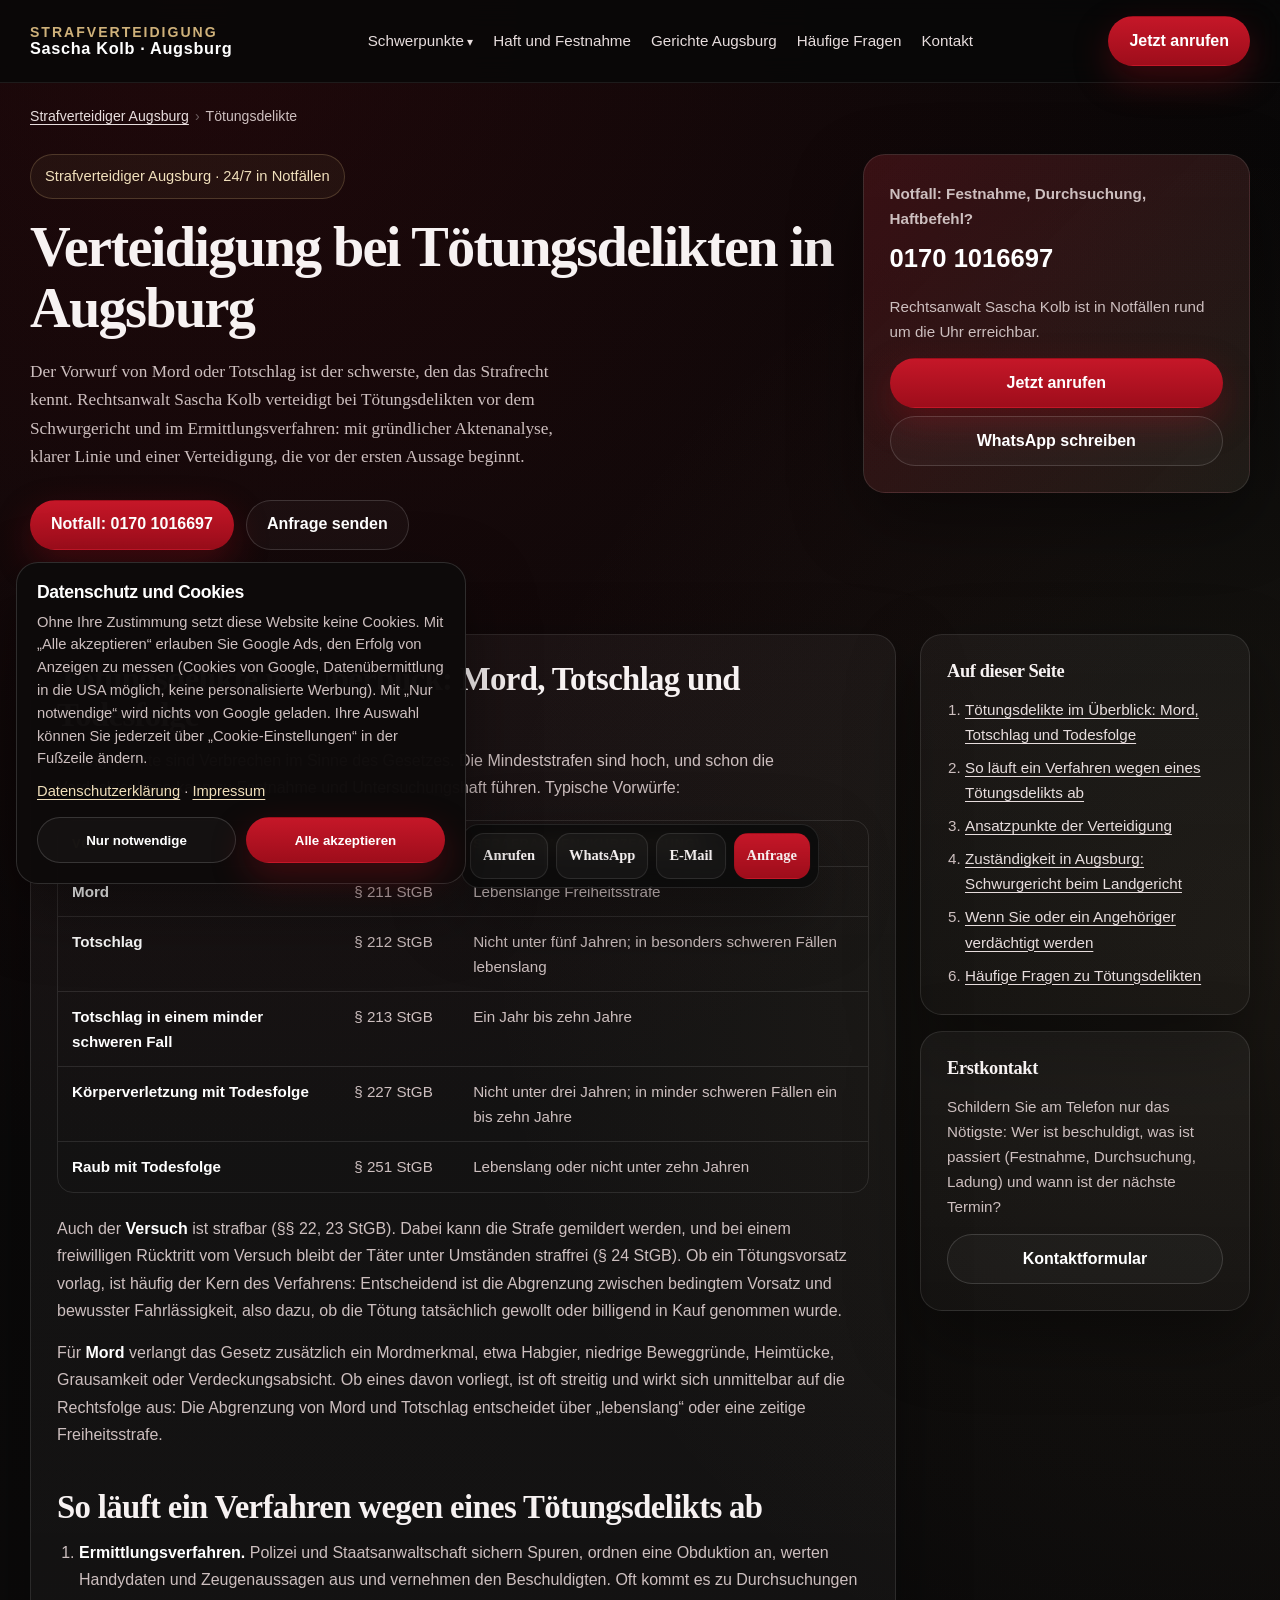
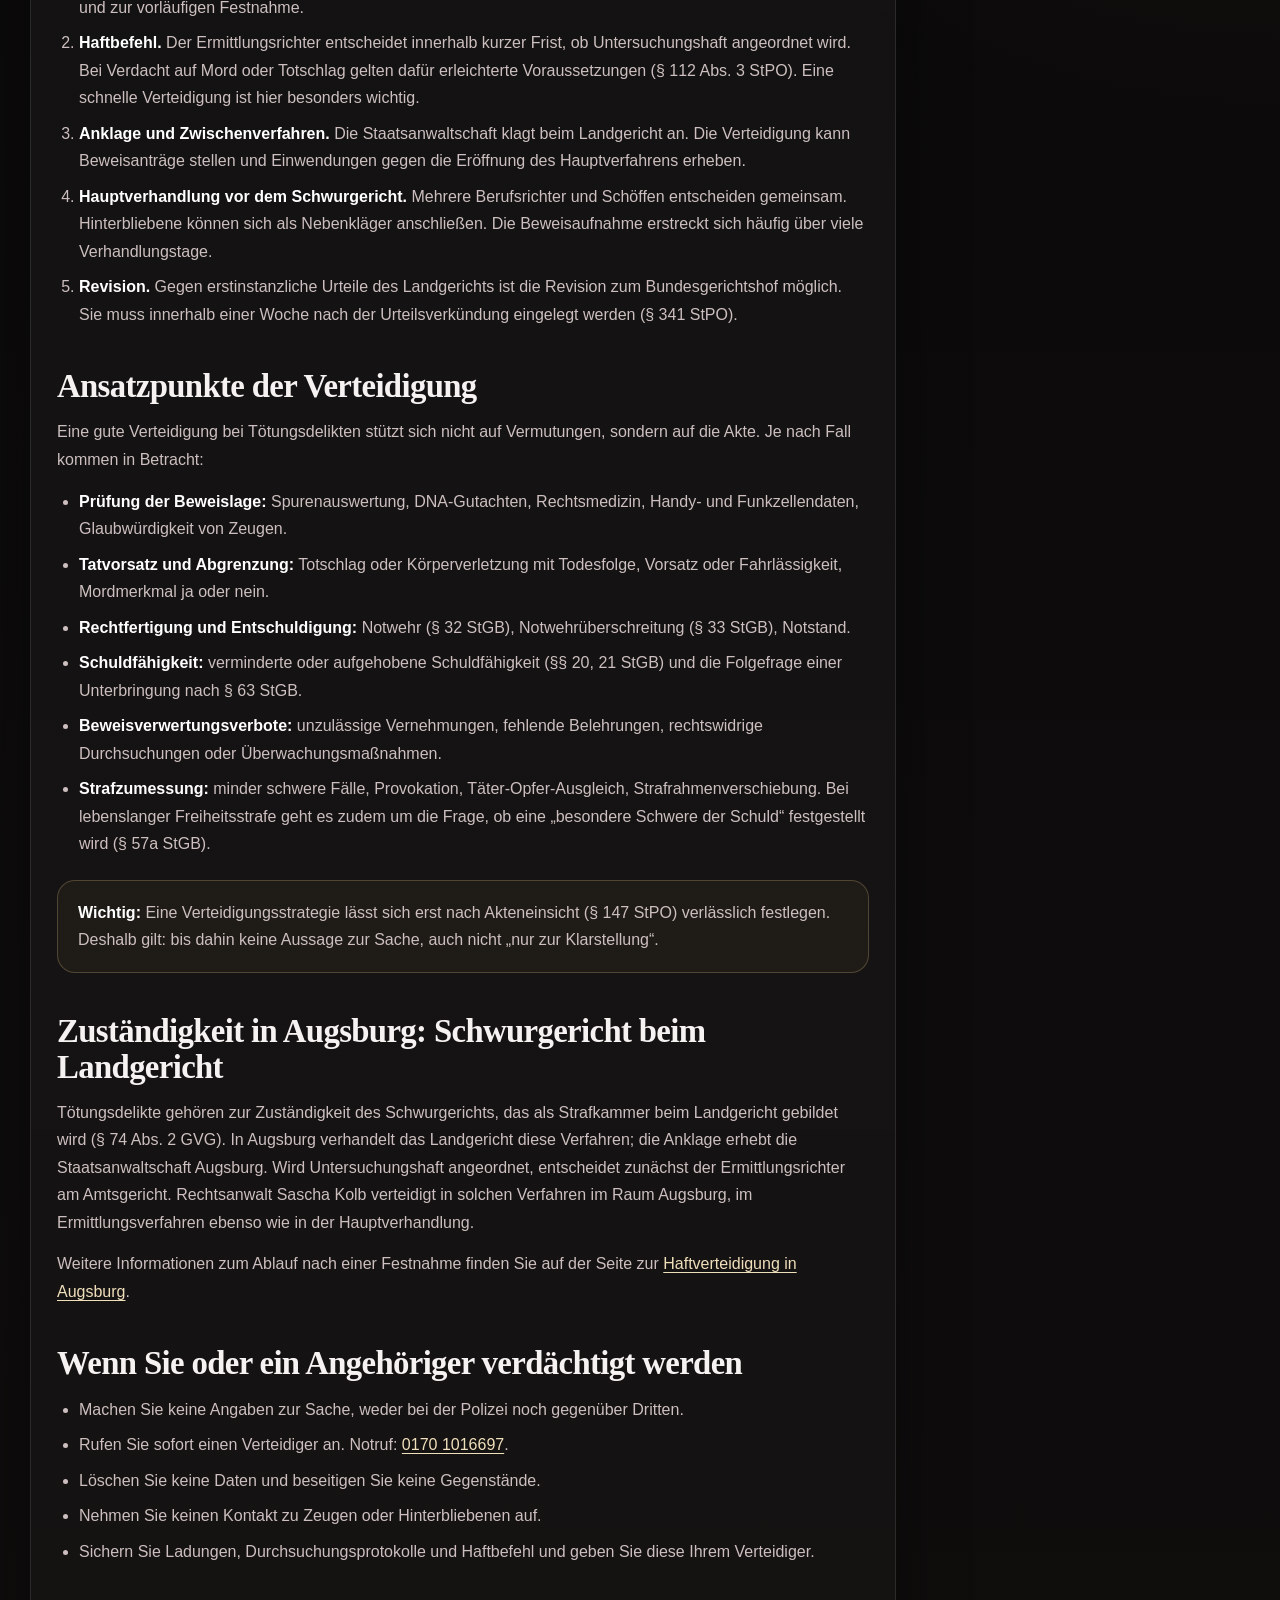
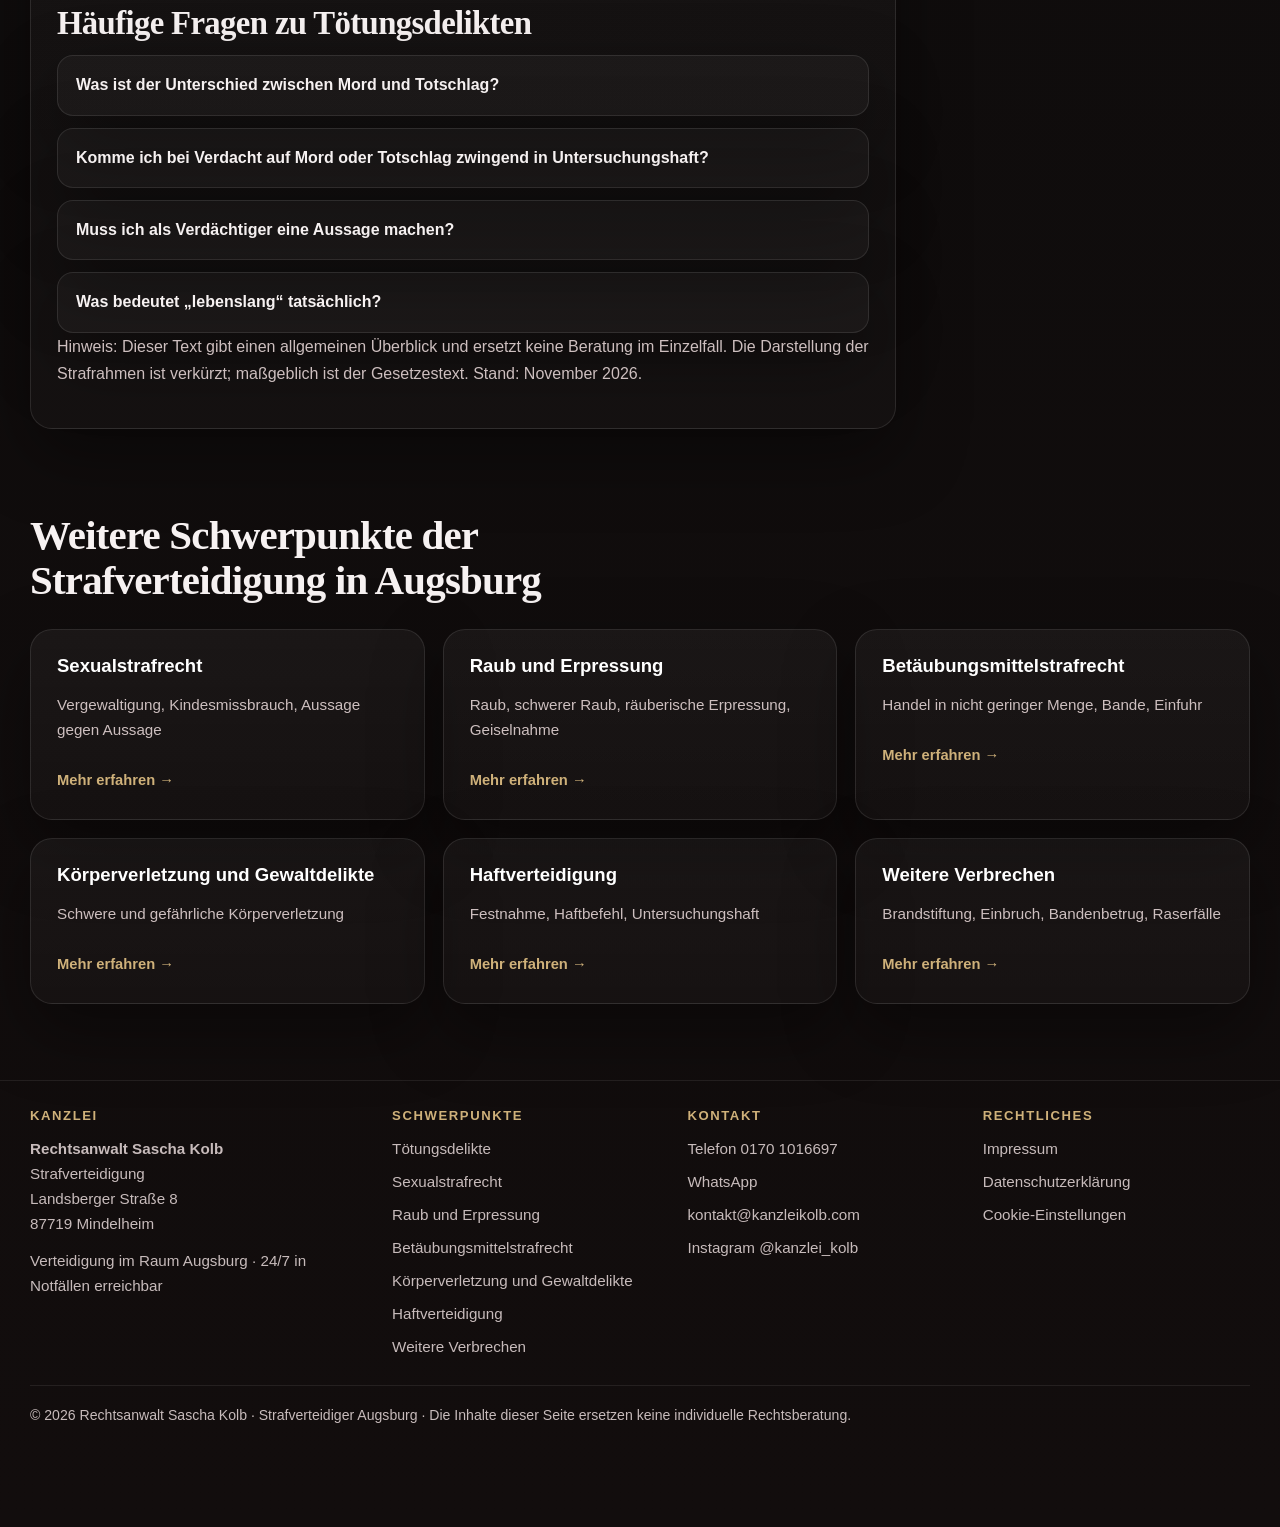
<file: toetungsdelikte-augsburg/index.html>
<!DOCTYPE html>
<html lang="de">
<head>
  <meta charset="UTF-8" />
  <meta name="viewport" content="width=device-width, initial-scale=1.0" />
  <title>Tötungsdelikte Augsburg: Strafverteidiger bei Mord &amp; Totschlag</title>
  <meta name="description" content="Verteidigung bei Mord, Totschlag und Körperverletzung mit Todesfolge in Augsburg: Schwurgericht, Haftbefehl, Akteneinsicht. 24/7 in Notfällen erreichbar." />
  <meta name="robots" content="index, follow, max-image-preview:large, max-snippet:-1" />
  <meta name="author" content="Rechtsanwalt Sascha Kolb" />
  <meta name="theme-color" content="#0d0b0b" />
  <link rel="canonical" href="https://strafrechtaugsburg.de/toetungsdelikte-augsburg/" />
  <link rel="icon" href="/favicon.svg" type="image/svg+xml" />
  <meta property="og:type" content="website" />
  <meta property="og:site_name" content="Strafverteidiger Augsburg – Sascha Kolb" />
  <meta property="og:locale" content="de_DE" />
  <meta property="og:title" content="Tötungsdelikte Augsburg: Strafverteidiger bei Mord &amp; Totschlag" />
  <meta property="og:description" content="Verteidigung bei Mord, Totschlag und Körperverletzung mit Todesfolge in Augsburg: Schwurgericht, Haftbefehl, Akteneinsicht. 24/7 in Notfällen erreichbar." />
  <meta property="og:url" content="https://strafrechtaugsburg.de/toetungsdelikte-augsburg/" />
  <meta property="og:image" content="https://strafrechtaugsburg.de/assets/og-image.jpg" />
  <meta property="og:image:width" content="1200" />
  <meta property="og:image:height" content="630" />
  <meta property="og:image:alt" content="Rechtsanwalt Sascha Kolb – Strafverteidiger in Augsburg" />
  <meta name="twitter:card" content="summary_large_image" />
  <meta name="twitter:title" content="Tötungsdelikte Augsburg: Strafverteidiger bei Mord &amp; Totschlag" />
  <meta name="twitter:description" content="Verteidigung bei Mord, Totschlag und Körperverletzung mit Todesfolge in Augsburg: Schwurgericht, Haftbefehl, Akteneinsicht. 24/7 in Notfällen erreichbar." />
  <meta name="twitter:image" content="https://strafrechtaugsburg.de/assets/og-image.jpg" />
  <link rel="stylesheet" href="/style.css?v=20261116-7" />
  <script type="application/ld+json">
{
  "@context": "https://schema.org",
  "@graph": [
    {
      "@type": "Attorney",
      "@id": "https://strafrechtaugsburg.de/#kanzlei",
      "name": "Rechtsanwalt Sascha Kolb – Strafverteidiger",
      "url": "https://strafrechtaugsburg.de/",
      "description": "Strafverteidigung bei Verbrechensvorwürfen im Raum Augsburg: Tötungsdelikte, Sexualstrafrecht, Raub und Erpressung, Betäubungsmittelhandel, schwere Gewaltdelikte und Haftsachen. 24/7 in Notfällen erreichbar.",
      "image": "https://strafrechtaugsburg.de/assets/sascha-kolb.jpg",
      "telephone": "+491701016697",
      "email": "kontakt@kanzleikolb.com",
      "address": {
        "@type": "PostalAddress",
        "streetAddress": "Landsberger Straße 8",
        "postalCode": "87719",
        "addressLocality": "Mindelheim",
        "addressRegion": "Bayern",
        "addressCountry": "DE"
      },
      "areaServed": [
        {
          "@type": "City",
          "name": "Augsburg"
        },
        {
          "@type": "AdministrativeArea",
          "name": "Schwaben"
        },
        {
          "@type": "State",
          "name": "Bayern"
        }
      ],
      "knowsAbout": [
        "Strafverteidigung",
        "Tötungsdelikte",
        "Sexualstrafrecht",
        "Raub und Erpressung",
        "Betäubungsmittelstrafrecht",
        "Haftverteidigung",
        "Untersuchungshaft"
      ],
      "contactPoint": [
        {
          "@type": "ContactPoint",
          "contactType": "emergency",
          "telephone": "+491701016697",
          "availableLanguage": "German",
          "hoursAvailable": {
            "@type": "OpeningHoursSpecification",
            "dayOfWeek": [
              "Monday",
              "Tuesday",
              "Wednesday",
              "Thursday",
              "Friday",
              "Saturday",
              "Sunday"
            ],
            "opens": "00:00",
            "closes": "23:59"
          }
        }
      ],
      "sameAs": [
        "https://instagram.com/kanzlei_kolb"
      ],
      "hasOfferCatalog": {
        "@type": "OfferCatalog",
        "name": "Schwerpunkte der Strafverteidigung",
        "itemListElement": [
          {
            "@type": "Offer",
            "itemOffered": {
              "@type": "Service",
              "name": "Tötungsdelikte",
              "url": "https://strafrechtaugsburg.de/toetungsdelikte-augsburg/"
            }
          },
          {
            "@type": "Offer",
            "itemOffered": {
              "@type": "Service",
              "name": "Sexualstrafrecht",
              "url": "https://strafrechtaugsburg.de/sexualstrafrecht-augsburg/"
            }
          },
          {
            "@type": "Offer",
            "itemOffered": {
              "@type": "Service",
              "name": "Raub und Erpressung",
              "url": "https://strafrechtaugsburg.de/raub-erpressung-augsburg/"
            }
          },
          {
            "@type": "Offer",
            "itemOffered": {
              "@type": "Service",
              "name": "Betäubungsmittelstrafrecht",
              "url": "https://strafrechtaugsburg.de/betaeubungsmittelstrafrecht-augsburg/"
            }
          },
          {
            "@type": "Offer",
            "itemOffered": {
              "@type": "Service",
              "name": "Körperverletzung und Gewaltdelikte",
              "url": "https://strafrechtaugsburg.de/koerperverletzung-gewaltdelikte-augsburg/"
            }
          },
          {
            "@type": "Offer",
            "itemOffered": {
              "@type": "Service",
              "name": "Haftverteidigung",
              "url": "https://strafrechtaugsburg.de/haftverteidigung-augsburg/"
            }
          },
          {
            "@type": "Offer",
            "itemOffered": {
              "@type": "Service",
              "name": "Weitere Verbrechen",
              "url": "https://strafrechtaugsburg.de/weitere-verbrechen-augsburg/"
            }
          }
        ]
      },
      "employee": {
        "@id": "https://strafrechtaugsburg.de/#sascha-kolb"
      }
    },
    {
      "@type": "Person",
      "@id": "https://strafrechtaugsburg.de/#sascha-kolb",
      "name": "Sascha Kolb",
      "jobTitle": "Rechtsanwalt",
      "image": "https://strafrechtaugsburg.de/assets/sascha-kolb.jpg",
      "url": "https://strafrechtaugsburg.de/",
      "worksFor": {
        "@id": "https://strafrechtaugsburg.de/#kanzlei"
      },
      "sameAs": [
        "https://instagram.com/kanzlei_kolb"
      ]
    },
    {
      "@type": "WebSite",
      "@id": "https://strafrechtaugsburg.de/#website",
      "url": "https://strafrechtaugsburg.de/",
      "name": "Strafverteidiger Augsburg – Rechtsanwalt Sascha Kolb",
      "inLanguage": "de-DE",
      "publisher": {
        "@id": "https://strafrechtaugsburg.de/#kanzlei"
      }
    },
    {
      "@type": "WebPage",
      "@id": "https://strafrechtaugsburg.de/toetungsdelikte-augsburg/#webpage",
      "url": "https://strafrechtaugsburg.de/toetungsdelikte-augsburg/",
      "name": "Tötungsdelikte Augsburg: Strafverteidiger bei Mord & Totschlag",
      "description": "Verteidigung bei Mord, Totschlag und Körperverletzung mit Todesfolge in Augsburg: Schwurgericht, Haftbefehl, Akteneinsicht. 24/7 in Notfällen erreichbar.",
      "inLanguage": "de-DE",
      "isPartOf": {
        "@id": "https://strafrechtaugsburg.de/#website"
      },
      "about": {
        "@id": "https://strafrechtaugsburg.de/#kanzlei"
      },
      "primaryImageOfPage": {
        "@type": "ImageObject",
        "url": "https://strafrechtaugsburg.de/assets/og-image.jpg",
        "width": 1200,
        "height": 630
      },
      "dateModified": "2026-11-16",
      "breadcrumb": {
        "@id": "https://strafrechtaugsburg.de/toetungsdelikte-augsburg/#breadcrumb"
      }
    },
    {
      "@type": "BreadcrumbList",
      "@id": "https://strafrechtaugsburg.de/toetungsdelikte-augsburg/#breadcrumb",
      "itemListElement": [
        {
          "@type": "ListItem",
          "position": 1,
          "name": "Strafverteidiger Augsburg",
          "item": "https://strafrechtaugsburg.de/"
        },
        {
          "@type": "ListItem",
          "position": 2,
          "name": "Tötungsdelikte",
          "item": "https://strafrechtaugsburg.de/toetungsdelikte-augsburg/"
        }
      ]
    },
    {
      "@type": "Service",
      "@id": "https://strafrechtaugsburg.de/toetungsdelikte-augsburg/#service",
      "name": "Verteidigung bei Tötungsdelikten (Mord, Totschlag)",
      "serviceType": "Strafverteidigung",
      "provider": {
        "@id": "https://strafrechtaugsburg.de/#kanzlei"
      },
      "areaServed": {
        "@type": "City",
        "name": "Augsburg"
      },
      "url": "https://strafrechtaugsburg.de/toetungsdelikte-augsburg/"
    },
    {
      "@type": "FAQPage",
      "@id": "https://strafrechtaugsburg.de/toetungsdelikte-augsburg/#faq",
      "mainEntity": [
        {
          "@type": "Question",
          "name": "Was ist der Unterschied zwischen Mord und Totschlag?",
          "acceptedAnswer": {
            "@type": "Answer",
            "text": "Beide setzen eine vorsätzliche Tötung voraus. Mord liegt vor, wenn zusätzlich ein Mordmerkmal erfüllt ist, etwa Heimtücke, Habgier oder Verdeckungsabsicht (§ 211 StGB). Auf Mord steht lebenslange Freiheitsstrafe, auf Totschlag mindestens fünf Jahre (§ 212 StGB). Die Abgrenzung ist im Verfahren oft entscheidend."
          }
        },
        {
          "@type": "Question",
          "name": "Komme ich bei Verdacht auf Mord oder Totschlag zwingend in Untersuchungshaft?",
          "acceptedAnswer": {
            "@type": "Answer",
            "text": "Nein, zwingend ist das nicht. Notwendig sind ein dringender Tatverdacht und ein Haftgrund. Bei Mord und Totschlag sind die Anforderungen an den Haftgrund erleichtert (§ 112 Abs. 3 StPO), die Haft muss aber verhältnismäßig bleiben. Ob eine Außervollzugsetzung gegen Auflagen in Betracht kommt, wird im Einzelfall geprüft."
          }
        },
        {
          "@type": "Question",
          "name": "Muss ich als Verdächtiger eine Aussage machen?",
          "acceptedAnswer": {
            "@type": "Answer",
            "text": "Nein. Sie haben das Recht zu schweigen. Eine vorschnelle Aussage ohne Kenntnis der Akte ist eine der häufigsten Ursachen für spätere Probleme. Besprechen Sie zuerst mit einem Verteidiger, ob und wann eine Einlassung sinnvoll ist."
          }
        },
        {
          "@type": "Question",
          "name": "Was bedeutet „lebenslang“ tatsächlich?",
          "acceptedAnswer": {
            "@type": "Answer",
            "text": "Lebenslange Freiheitsstrafe bedeutet nicht zwingend lebenslange Haft. Nach 15 Jahren kann die Vollstreckung des Rests zur Bewährung ausgesetzt werden, es sei denn, das Gericht hat eine besondere Schwere der Schuld festgestellt (§ 57a StGB). Welche Folgen das im Einzelfall hat, erläutert Ihnen Ihr Verteidiger."
          }
        }
      ]
    }
  ]
}
  </script>
</head>
<body>
  <a class="skip-link" href="#main">Zum Inhalt springen</a>
  <header class="topbar">
    <div class="container topbar-inner">
      <a href="/" class="logo" aria-label="Startseite – Strafverteidigung Sascha Kolb, Augsburg">
        <strong>Strafverteidigung</strong>
        <span>Sascha Kolb · Augsburg</span>
      </a>
      <nav class="nav" aria-label="Hauptnavigation">
        <details class="dropdown">
          <summary>Schwerpunkte</summary>
          <div class="dropdown-menu"><a href="/toetungsdelikte-augsburg/">Tötungsdelikte</a><a href="/sexualstrafrecht-augsburg/">Sexualstrafrecht</a><a href="/raub-erpressung-augsburg/">Raub und Erpressung</a><a href="/betaeubungsmittelstrafrecht-augsburg/">Betäubungsmittelstrafrecht</a><a href="/koerperverletzung-gewaltdelikte-augsburg/">Körperverletzung und Gewaltdelikte</a><a href="/haftverteidigung-augsburg/">Haftverteidigung</a><a href="/weitere-verbrechen-augsburg/">Weitere Verbrechen</a></div>
        </details>
        <a href="/haftverteidigung-augsburg/">Haft und Festnahme</a>
        <a href="/#augsburg">Gerichte Augsburg</a>
        <a href="/#faq">Häufige Fragen</a>
        <a href="/#kontakt">Kontakt</a>
      </nav>
      <details class="mobile-menu">
        <summary>Menü</summary>
        <div class="mobile-menu-panel"><a href="/toetungsdelikte-augsburg/">Tötungsdelikte</a><a href="/sexualstrafrecht-augsburg/">Sexualstrafrecht</a><a href="/raub-erpressung-augsburg/">Raub und Erpressung</a><a href="/betaeubungsmittelstrafrecht-augsburg/">Betäubungsmittelstrafrecht</a><a href="/koerperverletzung-gewaltdelikte-augsburg/">Körperverletzung und Gewaltdelikte</a><a href="/haftverteidigung-augsburg/">Haftverteidigung</a><a href="/weitere-verbrechen-augsburg/">Weitere Verbrechen</a><a href="/#faq">Häufige Fragen</a><a href="/#kontakt">Kontakt</a></div>
      </details>
      <a class="btn btn-primary" href="tel:+491701016697">Jetzt anrufen</a>
    </div>
  </header>

  <main id="main">
    <nav class="container breadcrumb" aria-label="Brotkrumen">
      <ol>
        <li><a href="/">Strafverteidiger Augsburg</a></li>
        <li aria-current="page">Tötungsdelikte</li>
      </ol>
    </nav>

    <section class="page-hero">
      <div class="container page-hero-grid">
        <div>
          <div class="eyebrow">Strafverteidiger Augsburg · 24/7 in Notfällen</div>
          <h1>Verteidigung bei Tötungsdelikten in Augsburg</h1>
          <p class="lead">Der Vorwurf von Mord oder Totschlag ist der schwerste, den das Strafrecht kennt. Rechtsanwalt Sascha Kolb verteidigt bei Tötungsdelikten vor dem Schwurgericht und im Ermittlungsverfahren: mit gründlicher Aktenanalyse, klarer Linie und einer Verteidigung, die vor der ersten Aussage beginnt.</p>
          <div class="cta-row">
            <a class="btn btn-primary" href="tel:+491701016697">Notfall: 0170 1016697</a>
            <a class="btn btn-secondary" href="/#kontakt">Anfrage senden</a>
          </div>
        </div>
        <div class="panel signal sos">
            <p><strong>Notfall: Festnahme, Durchsuchung, Haftbefehl?</strong></p>
            <strong class="phone"><a href="tel:+491701016697">0170 1016697</a></strong>
            <p>Rechtsanwalt Sascha Kolb ist in Notfällen rund um die Uhr erreichbar.</p>
            <a class="btn btn-primary" href="tel:+491701016697">Jetzt anrufen</a>
            <a class="btn btn-secondary" href="https://wa.me/491701016697" target="_blank" rel="noopener">WhatsApp schreiben</a>
          </div>
      </div>
    </section>

    <section class="section">
      <div class="container article-grid">
        <article class="panel prose">
<h2 id="vorwuerfe">Tötungsdelikte im Überblick: Mord, Totschlag und Todesfolge</h2>
<p>Tötungsdelikte sind Verbrechen im Sinne des Gesetzes. Die Mindeststrafen sind hoch, und schon die Verdachtsphase kann zu Festnahme und Untersuchungshaft führen. Typische Vorwürfe:</p>
<div class="table-wrap">
  <table>
    <thead><tr><th>Vorwurf</th><th>Vorschrift</th><th>Strafrahmen (Kurzfassung)</th></tr></thead>
    <tbody>
      <tr><td>Mord</td><td>§ 211 StGB</td><td>Lebenslange Freiheitsstrafe</td></tr>
      <tr><td>Totschlag</td><td>§ 212 StGB</td><td>Nicht unter fünf Jahren; in besonders schweren Fällen lebenslang</td></tr>
      <tr><td>Totschlag in einem minder schweren Fall</td><td>§ 213 StGB</td><td>Ein Jahr bis zehn Jahre</td></tr>
      <tr><td>Körperverletzung mit Todesfolge</td><td>§ 227 StGB</td><td>Nicht unter drei Jahren; in minder schweren Fällen ein bis zehn Jahre</td></tr>
      <tr><td>Raub mit Todesfolge</td><td>§ 251 StGB</td><td>Lebenslang oder nicht unter zehn Jahren</td></tr>
    </tbody>
  </table>
</div>
<p>Auch der <strong>Versuch</strong> ist strafbar (§§ 22, 23 StGB). Dabei kann die Strafe gemildert werden, und bei einem freiwilligen Rücktritt vom Versuch bleibt der Täter unter Umständen straffrei (§ 24 StGB). Ob ein Tötungsvorsatz vorlag, ist häufig der Kern des Verfahrens: Entscheidend ist die Abgrenzung zwischen bedingtem Vorsatz und bewusster Fahrlässigkeit, also dazu, ob die Tötung tatsächlich gewollt oder billigend in Kauf genommen wurde.</p>
<p>Für <strong>Mord</strong> verlangt das Gesetz zusätzlich ein Mordmerkmal, etwa Habgier, niedrige Beweggründe, Heimtücke, Grausamkeit oder Verdeckungsabsicht. Ob eines davon vorliegt, ist oft streitig und wirkt sich unmittelbar auf die Rechtsfolge aus: Die Abgrenzung von Mord und Totschlag entscheidet über „lebenslang“ oder eine zeitige Freiheitsstrafe.</p>

<h2 id="ablauf">So läuft ein Verfahren wegen eines Tötungsdelikts ab</h2>
<ol>
  <li><strong>Ermittlungsverfahren.</strong> Polizei und Staatsanwaltschaft sichern Spuren, ordnen eine Obduktion an, werten Handydaten und Zeugenaussagen aus und vernehmen den Beschuldigten. Oft kommt es zu Durchsuchungen und zur vorläufigen Festnahme.</li>
  <li><strong>Haftbefehl.</strong> Der Ermittlungsrichter entscheidet innerhalb kurzer Frist, ob Untersuchungshaft angeordnet wird. Bei Verdacht auf Mord oder Totschlag gelten dafür erleichterte Voraussetzungen (§ 112 Abs. 3 StPO). Eine schnelle Verteidigung ist hier besonders wichtig.</li>
  <li><strong>Anklage und Zwischenverfahren.</strong> Die Staatsanwaltschaft klagt beim Landgericht an. Die Verteidigung kann Beweisanträge stellen und Einwendungen gegen die Eröffnung des Hauptverfahrens erheben.</li>
  <li><strong>Hauptverhandlung vor dem Schwurgericht.</strong> Mehrere Berufsrichter und Schöffen entscheiden gemeinsam. Hinterbliebene können sich als Nebenkläger anschließen. Die Beweisaufnahme erstreckt sich häufig über viele Verhandlungstage.</li>
  <li><strong>Revision.</strong> Gegen erstinstanzliche Urteile des Landgerichts ist die Revision zum Bundesgerichtshof möglich. Sie muss innerhalb einer Woche nach der Urteilsverkündung eingelegt werden (§ 341 StPO).</li>
</ol>

<h2 id="verteidigung">Ansatzpunkte der Verteidigung</h2>
<p>Eine gute Verteidigung bei Tötungsdelikten stützt sich nicht auf Vermutungen, sondern auf die Akte. Je nach Fall kommen in Betracht:</p>
<ul>
  <li><strong>Prüfung der Beweislage:</strong> Spurenauswertung, DNA-Gutachten, Rechtsmedizin, Handy- und Funkzellendaten, Glaubwürdigkeit von Zeugen.</li>
  <li><strong>Tatvorsatz und Abgrenzung:</strong> Totschlag oder Körperverletzung mit Todesfolge, Vorsatz oder Fahrlässigkeit, Mordmerkmal ja oder nein.</li>
  <li><strong>Rechtfertigung und Entschuldigung:</strong> Notwehr (§ 32 StGB), Notwehrüberschreitung (§ 33 StGB), Notstand.</li>
  <li><strong>Schuldfähigkeit:</strong> verminderte oder aufgehobene Schuldfähigkeit (§§ 20, 21 StGB) und die Folgefrage einer Unterbringung nach § 63 StGB.</li>
  <li><strong>Beweisverwertungsverbote:</strong> unzulässige Vernehmungen, fehlende Belehrungen, rechtswidrige Durchsuchungen oder Überwachungsmaßnahmen.</li>
  <li><strong>Strafzumessung:</strong> minder schwere Fälle, Provokation, Täter-Opfer-Ausgleich, Strafrahmenverschiebung. Bei lebenslanger Freiheitsstrafe geht es zudem um die Frage, ob eine „besondere Schwere der Schuld“ festgestellt wird (§ 57a StGB).</li>
</ul>
<div class="callout">
  <p><strong>Wichtig:</strong> Eine Verteidigungsstrategie lässt sich erst nach Akteneinsicht (§ 147 StPO) verlässlich festlegen. Deshalb gilt: bis dahin keine Aussage zur Sache, auch nicht „nur zur Klarstellung“.</p>
</div>

<h2 id="augsburg">Zuständigkeit in Augsburg: Schwurgericht beim Landgericht</h2>
<p>Tötungsdelikte gehören zur Zuständigkeit des Schwurgerichts, das als Strafkammer beim Landgericht gebildet wird (§ 74 Abs. 2 GVG). In Augsburg verhandelt das Landgericht diese Verfahren; die Anklage erhebt die Staatsanwaltschaft Augsburg. Wird Untersuchungshaft angeordnet, entscheidet zunächst der Ermittlungsrichter am Amtsgericht. Rechtsanwalt Sascha Kolb verteidigt in solchen Verfahren im Raum Augsburg, im Ermittlungsverfahren ebenso wie in der Hauptverhandlung.</p>
<p>Weitere Informationen zum Ablauf nach einer Festnahme finden Sie auf der Seite zur <a href="/haftverteidigung-augsburg/">Haftverteidigung in Augsburg</a>.</p>

<h2 id="verhalten">Wenn Sie oder ein Angehöriger verdächtigt werden</h2>
<ul>
  <li>Machen Sie keine Angaben zur Sache, weder bei der Polizei noch gegenüber Dritten.</li>
  <li>Rufen Sie sofort einen Verteidiger an. Notruf: <a href="tel:+491701016697">0170 1016697</a>.</li>
  <li>Löschen Sie keine Daten und beseitigen Sie keine Gegenstände.</li>
  <li>Nehmen Sie keinen Kontakt zu Zeugen oder Hinterbliebenen auf.</li>
  <li>Sichern Sie Ladungen, Durchsuchungsprotokolle und Haftbefehl und geben Sie diese Ihrem Verteidiger.</li>
</ul>

<h2 id="faq">Häufige Fragen zu Tötungsdelikten</h2>
  <div class="faq">
    <details>
      <summary>Was ist der Unterschied zwischen Mord und Totschlag?</summary>
      <p>Beide setzen eine vorsätzliche Tötung voraus. Mord liegt vor, wenn zusätzlich ein Mordmerkmal erfüllt ist, etwa Heimtücke, Habgier oder Verdeckungsabsicht (§ 211 StGB). Auf Mord steht lebenslange Freiheitsstrafe, auf Totschlag mindestens fünf Jahre (§ 212 StGB). Die Abgrenzung ist im Verfahren oft entscheidend.</p>
    </details>
    <details>
      <summary>Komme ich bei Verdacht auf Mord oder Totschlag zwingend in Untersuchungshaft?</summary>
      <p>Nein, zwingend ist das nicht. Notwendig sind ein dringender Tatverdacht und ein Haftgrund. Bei Mord und Totschlag sind die Anforderungen an den Haftgrund erleichtert (§ 112 Abs. 3 StPO), die Haft muss aber verhältnismäßig bleiben. Ob eine Außervollzugsetzung gegen Auflagen in Betracht kommt, wird im Einzelfall geprüft.</p>
    </details>
    <details>
      <summary>Muss ich als Verdächtiger eine Aussage machen?</summary>
      <p>Nein. Sie haben das Recht zu schweigen. Eine vorschnelle Aussage ohne Kenntnis der Akte ist eine der häufigsten Ursachen für spätere Probleme. Besprechen Sie zuerst mit einem Verteidiger, ob und wann eine Einlassung sinnvoll ist.</p>
    </details>
    <details>
      <summary>Was bedeutet „lebenslang“ tatsächlich?</summary>
      <p>Lebenslange Freiheitsstrafe bedeutet nicht zwingend lebenslange Haft. Nach 15 Jahren kann die Vollstreckung des Rests zur Bewährung ausgesetzt werden, es sei denn, das Gericht hat eine besondere Schwere der Schuld festgestellt (§ 57a StGB). Welche Folgen das im Einzelfall hat, erläutert Ihnen Ihr Verteidiger.</p>
    </details>
  </div>

          <p class="disclaimer">Hinweis: Dieser Text gibt einen allgemeinen Überblick und ersetzt keine Beratung im Einzelfall. Die Darstellung der Strafrahmen ist verkürzt; maßgeblich ist der Gesetzestext. Stand: November 2026.</p>
        </article>
        <aside class="aside" aria-label="Zusatzinformationen">
          <div class="panel">
            <h2 style="font-size:1.15rem">Auf dieser Seite</h2>
            <ol class="toc"><li><a href="#vorwuerfe">Tötungsdelikte im Überblick: Mord, Totschlag und Todesfolge</a></li><li><a href="#ablauf">So läuft ein Verfahren wegen eines Tötungsdelikts ab</a></li><li><a href="#verteidigung">Ansatzpunkte der Verteidigung</a></li><li><a href="#augsburg">Zuständigkeit in Augsburg: Schwurgericht beim Landgericht</a></li><li><a href="#verhalten">Wenn Sie oder ein Angehöriger verdächtigt werden</a></li><li><a href="#faq">Häufige Fragen zu Tötungsdelikten</a></li></ol>
          </div>
          <div class="panel">
            <h2 style="font-size:1.15rem">Erstkontakt</h2>
            <p class="small">Schildern Sie am Telefon nur das Nötigste: Wer ist beschuldigt, was ist passiert (Festnahme, Durchsuchung, Ladung) und wann ist der nächste Termin?</p>
            <a class="btn btn-secondary" style="width:100%" href="/#kontakt">Kontaktformular</a>
          </div>
        </aside>
      </div>
    </section>

    <section class="section">
      <div class="container">
        <div class="section-head">
          <h2>Weitere Schwerpunkte der Strafverteidigung in Augsburg</h2>
        </div>
        <div class="grid-3">
          <a class="panel card-link" href="/sexualstrafrecht-augsburg/">
            <h3>Sexualstrafrecht</h3>
            <p>Vergewaltigung, Kindesmissbrauch, Aussage gegen Aussage</p>
            <span class="more">Mehr erfahren →</span>
          </a>
          <a class="panel card-link" href="/raub-erpressung-augsburg/">
            <h3>Raub und Erpressung</h3>
            <p>Raub, schwerer Raub, räuberische Erpressung, Geiselnahme</p>
            <span class="more">Mehr erfahren →</span>
          </a>
          <a class="panel card-link" href="/betaeubungsmittelstrafrecht-augsburg/">
            <h3>Betäubungsmittelstrafrecht</h3>
            <p>Handel in nicht geringer Menge, Bande, Einfuhr</p>
            <span class="more">Mehr erfahren →</span>
          </a>
          <a class="panel card-link" href="/koerperverletzung-gewaltdelikte-augsburg/">
            <h3>Körperverletzung und Gewaltdelikte</h3>
            <p>Schwere und gefährliche Körperverletzung</p>
            <span class="more">Mehr erfahren →</span>
          </a>
          <a class="panel card-link" href="/haftverteidigung-augsburg/">
            <h3>Haftverteidigung</h3>
            <p>Festnahme, Haftbefehl, Untersuchungshaft</p>
            <span class="more">Mehr erfahren →</span>
          </a>
          <a class="panel card-link" href="/weitere-verbrechen-augsburg/">
            <h3>Weitere Verbrechen</h3>
            <p>Brandstiftung, Einbruch, Bandenbetrug, Raserfälle</p>
            <span class="more">Mehr erfahren →</span>
          </a>
        </div>
      </div>
    </section>
  </main>

  <footer>
    <div class="container">
      <div class="footer-grid">
        <div>
          <h2>Kanzlei</h2>
          <p style="margin:0"><strong>Rechtsanwalt Sascha Kolb</strong><br>Strafverteidigung<br>Landsberger Straße 8<br>87719 Mindelheim</p>
          <p style="margin:12px 0 0">Verteidigung im Raum Augsburg · 24/7 in Notfällen erreichbar</p>
        </div>
        <div>
          <h2>Schwerpunkte</h2>
          <ul><li><a href="/toetungsdelikte-augsburg/">Tötungsdelikte</a></li><li><a href="/sexualstrafrecht-augsburg/">Sexualstrafrecht</a></li><li><a href="/raub-erpressung-augsburg/">Raub und Erpressung</a></li><li><a href="/betaeubungsmittelstrafrecht-augsburg/">Betäubungsmittelstrafrecht</a></li><li><a href="/koerperverletzung-gewaltdelikte-augsburg/">Körperverletzung und Gewaltdelikte</a></li><li><a href="/haftverteidigung-augsburg/">Haftverteidigung</a></li><li><a href="/weitere-verbrechen-augsburg/">Weitere Verbrechen</a></li></ul>
        </div>
        <div>
          <h2>Kontakt</h2>
          <ul>
            <li><a href="tel:+491701016697">Telefon 0170 1016697</a></li>
            <li><a href="https://wa.me/491701016697" target="_blank" rel="noopener">WhatsApp</a></li>
            <li><a href="mailto:kontakt@kanzleikolb.com">kontakt@kanzleikolb.com</a></li>
            <li><a href="https://instagram.com/kanzlei_kolb" target="_blank" rel="noopener">Instagram @kanzlei_kolb</a></li>
          </ul>
        </div>
        <div>
          <h2>Rechtliches</h2>
          <ul>
            <li><a href="/impressum/">Impressum</a></li>
            <li><a href="/datenschutz/">Datenschutzerklärung</a></li>
            <li><button type="button" class="linklike" data-consent-open>Cookie-Einstellungen</button></li>
          </ul>
        </div>
      </div>
      <div class="footer-bottom">© 2026 Rechtsanwalt Sascha Kolb · Strafverteidiger Augsburg · Die Inhalte dieser Seite ersetzen keine individuelle Rechtsberatung.</div>
    </div>
  </footer>

  <div class="sticky">
    <div class="sticky-grid">
      <a href="tel:+491701016697">Anrufen</a>
      <a href="https://wa.me/491701016697" target="_blank" rel="noopener">WhatsApp</a>
      <a href="mailto:kontakt@kanzleikolb.com">E-Mail</a>
      <a href="/#kontakt" class="primary">Anfrage</a>
    </div>
  </div>

  <script src="/script.js?v=20261116-7" defer></script>
</body>
</html>
</file>
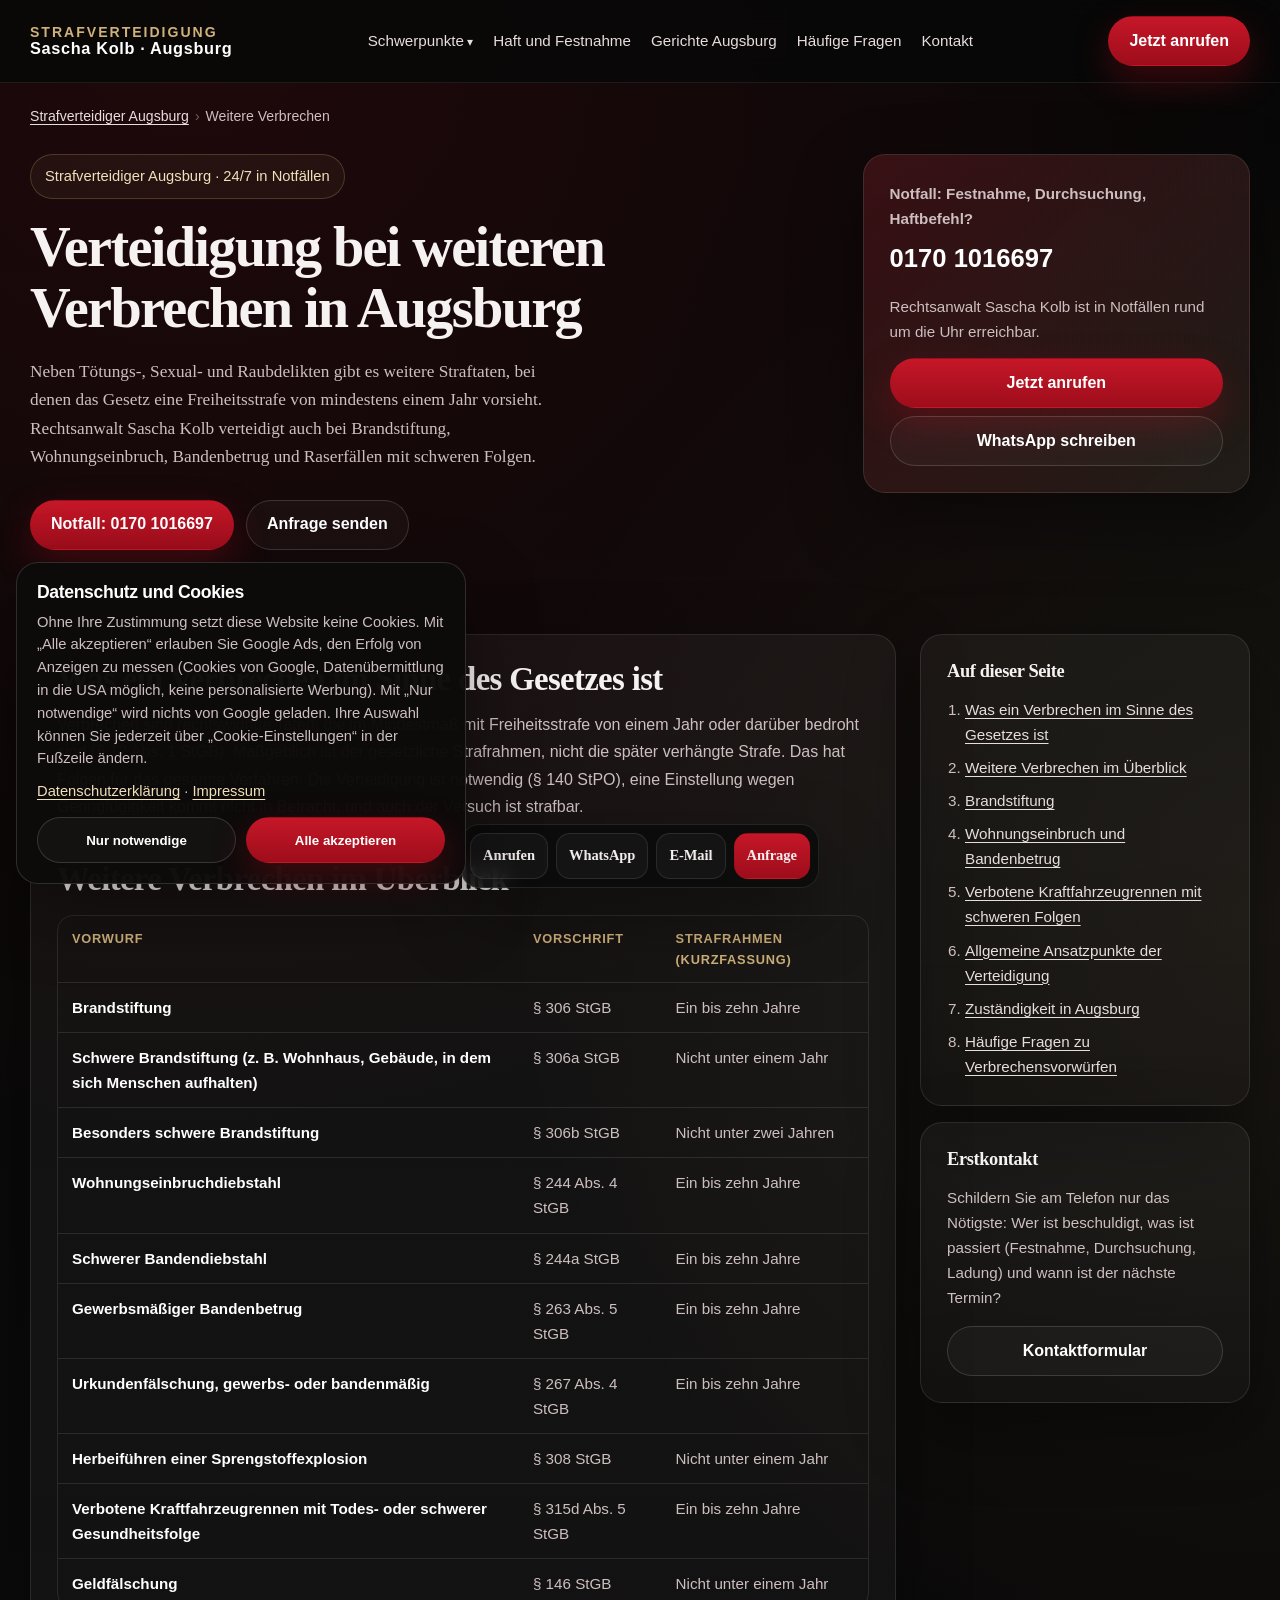
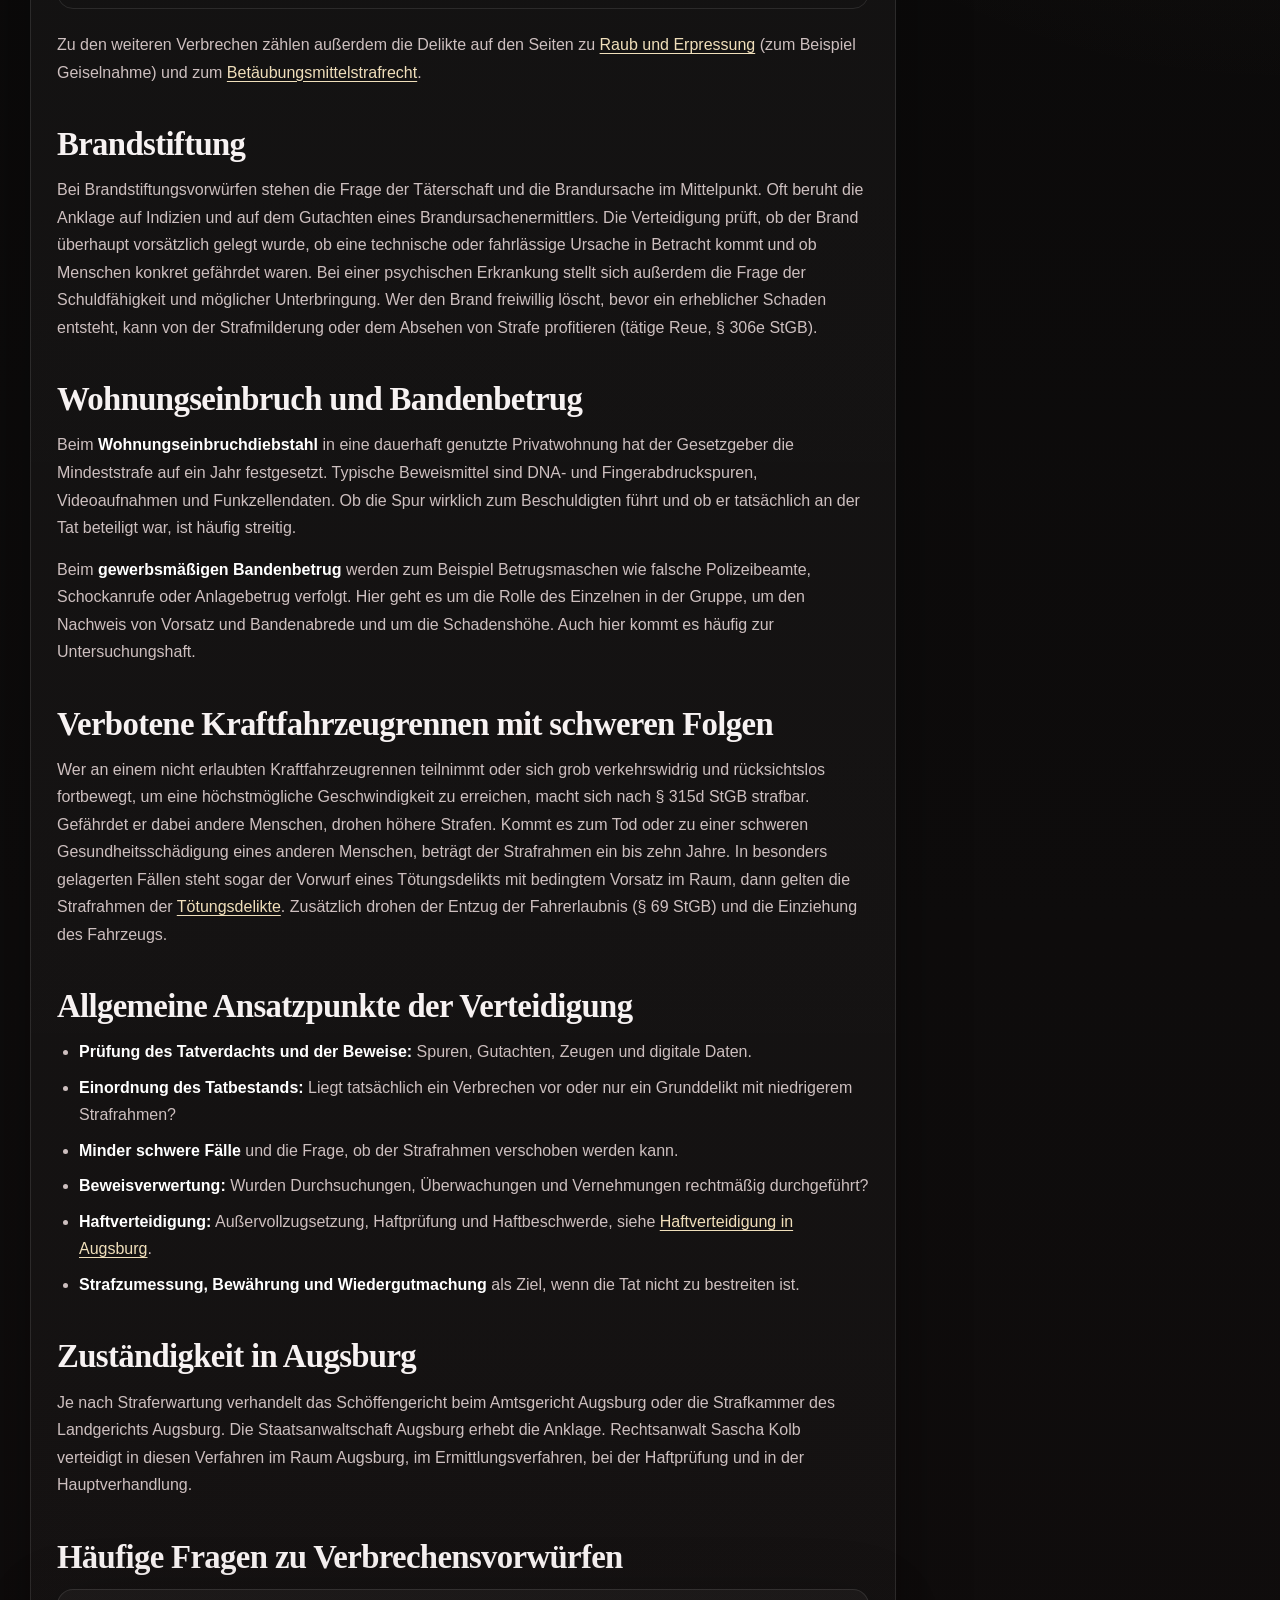
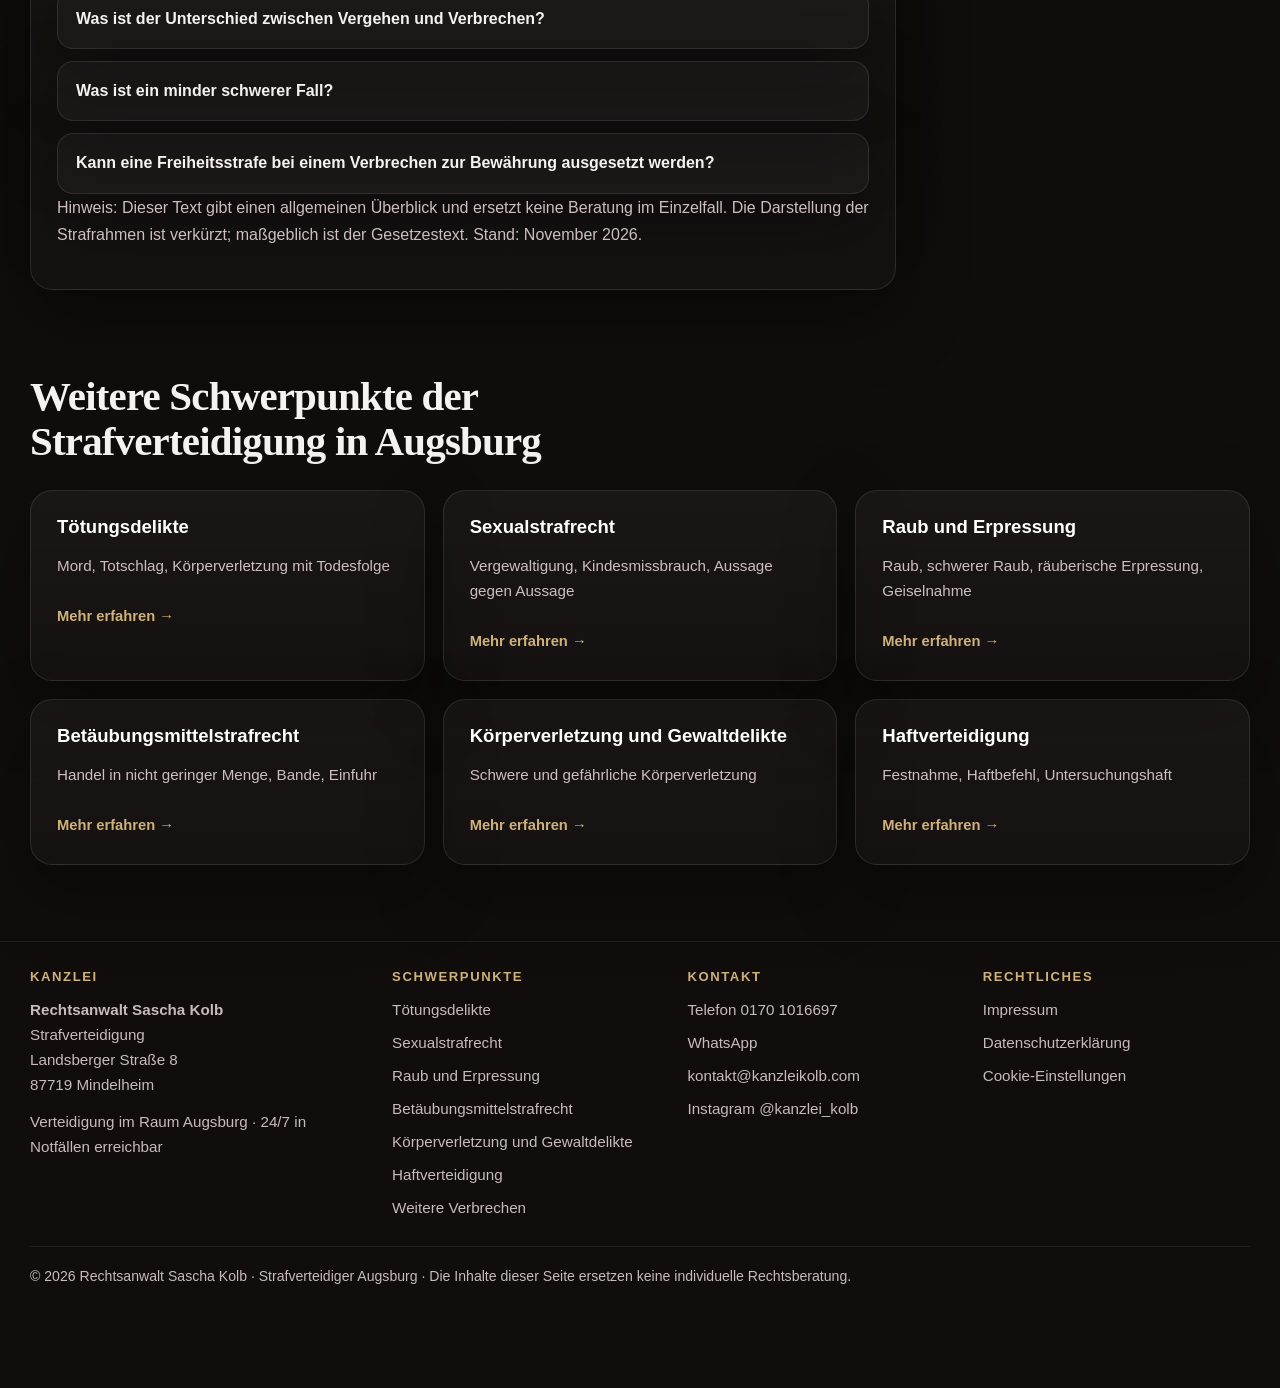
<file: weitere-verbrechen-augsburg/index.html>
<!DOCTYPE html>
<html lang="de">
<head>
  <meta charset="UTF-8" />
  <meta name="viewport" content="width=device-width, initial-scale=1.0" />
  <title>Schwere Straftaten Augsburg: Brandstiftung, Einbruch, Bandenbetrug</title>
  <meta name="description" content="Strafverteidiger Augsburg bei Brandstiftung, Wohnungseinbruch, Bandenbetrug und Raserfällen mit schweren Folgen. Freiheitsstrafe ab einem Jahr. 24/7 in Notfällen." />
  <meta name="robots" content="index, follow, max-image-preview:large, max-snippet:-1" />
  <meta name="author" content="Rechtsanwalt Sascha Kolb" />
  <meta name="theme-color" content="#0d0b0b" />
  <link rel="canonical" href="https://strafrechtaugsburg.de/weitere-verbrechen-augsburg/" />
  <link rel="icon" href="/favicon.svg" type="image/svg+xml" />
  <meta property="og:type" content="website" />
  <meta property="og:site_name" content="Strafverteidiger Augsburg – Sascha Kolb" />
  <meta property="og:locale" content="de_DE" />
  <meta property="og:title" content="Schwere Straftaten Augsburg: Brandstiftung, Einbruch, Bandenbetrug" />
  <meta property="og:description" content="Strafverteidiger Augsburg bei Brandstiftung, Wohnungseinbruch, Bandenbetrug und Raserfällen mit schweren Folgen. Freiheitsstrafe ab einem Jahr. 24/7 in Notfällen." />
  <meta property="og:url" content="https://strafrechtaugsburg.de/weitere-verbrechen-augsburg/" />
  <meta property="og:image" content="https://strafrechtaugsburg.de/assets/og-image.jpg" />
  <meta property="og:image:width" content="1200" />
  <meta property="og:image:height" content="630" />
  <meta property="og:image:alt" content="Rechtsanwalt Sascha Kolb – Strafverteidiger in Augsburg" />
  <meta name="twitter:card" content="summary_large_image" />
  <meta name="twitter:title" content="Schwere Straftaten Augsburg: Brandstiftung, Einbruch, Bandenbetrug" />
  <meta name="twitter:description" content="Strafverteidiger Augsburg bei Brandstiftung, Wohnungseinbruch, Bandenbetrug und Raserfällen mit schweren Folgen. Freiheitsstrafe ab einem Jahr. 24/7 in Notfällen." />
  <meta name="twitter:image" content="https://strafrechtaugsburg.de/assets/og-image.jpg" />
  <link rel="stylesheet" href="/style.css?v=20261116-7" />
  <script type="application/ld+json">
{
  "@context": "https://schema.org",
  "@graph": [
    {
      "@type": "Attorney",
      "@id": "https://strafrechtaugsburg.de/#kanzlei",
      "name": "Rechtsanwalt Sascha Kolb – Strafverteidiger",
      "url": "https://strafrechtaugsburg.de/",
      "description": "Strafverteidigung bei Verbrechensvorwürfen im Raum Augsburg: Tötungsdelikte, Sexualstrafrecht, Raub und Erpressung, Betäubungsmittelhandel, schwere Gewaltdelikte und Haftsachen. 24/7 in Notfällen erreichbar.",
      "image": "https://strafrechtaugsburg.de/assets/sascha-kolb.jpg",
      "telephone": "+491701016697",
      "email": "kontakt@kanzleikolb.com",
      "address": {
        "@type": "PostalAddress",
        "streetAddress": "Landsberger Straße 8",
        "postalCode": "87719",
        "addressLocality": "Mindelheim",
        "addressRegion": "Bayern",
        "addressCountry": "DE"
      },
      "areaServed": [
        {
          "@type": "City",
          "name": "Augsburg"
        },
        {
          "@type": "AdministrativeArea",
          "name": "Schwaben"
        },
        {
          "@type": "State",
          "name": "Bayern"
        }
      ],
      "knowsAbout": [
        "Strafverteidigung",
        "Tötungsdelikte",
        "Sexualstrafrecht",
        "Raub und Erpressung",
        "Betäubungsmittelstrafrecht",
        "Haftverteidigung",
        "Untersuchungshaft"
      ],
      "contactPoint": [
        {
          "@type": "ContactPoint",
          "contactType": "emergency",
          "telephone": "+491701016697",
          "availableLanguage": "German",
          "hoursAvailable": {
            "@type": "OpeningHoursSpecification",
            "dayOfWeek": [
              "Monday",
              "Tuesday",
              "Wednesday",
              "Thursday",
              "Friday",
              "Saturday",
              "Sunday"
            ],
            "opens": "00:00",
            "closes": "23:59"
          }
        }
      ],
      "sameAs": [
        "https://instagram.com/kanzlei_kolb"
      ],
      "hasOfferCatalog": {
        "@type": "OfferCatalog",
        "name": "Schwerpunkte der Strafverteidigung",
        "itemListElement": [
          {
            "@type": "Offer",
            "itemOffered": {
              "@type": "Service",
              "name": "Tötungsdelikte",
              "url": "https://strafrechtaugsburg.de/toetungsdelikte-augsburg/"
            }
          },
          {
            "@type": "Offer",
            "itemOffered": {
              "@type": "Service",
              "name": "Sexualstrafrecht",
              "url": "https://strafrechtaugsburg.de/sexualstrafrecht-augsburg/"
            }
          },
          {
            "@type": "Offer",
            "itemOffered": {
              "@type": "Service",
              "name": "Raub und Erpressung",
              "url": "https://strafrechtaugsburg.de/raub-erpressung-augsburg/"
            }
          },
          {
            "@type": "Offer",
            "itemOffered": {
              "@type": "Service",
              "name": "Betäubungsmittelstrafrecht",
              "url": "https://strafrechtaugsburg.de/betaeubungsmittelstrafrecht-augsburg/"
            }
          },
          {
            "@type": "Offer",
            "itemOffered": {
              "@type": "Service",
              "name": "Körperverletzung und Gewaltdelikte",
              "url": "https://strafrechtaugsburg.de/koerperverletzung-gewaltdelikte-augsburg/"
            }
          },
          {
            "@type": "Offer",
            "itemOffered": {
              "@type": "Service",
              "name": "Haftverteidigung",
              "url": "https://strafrechtaugsburg.de/haftverteidigung-augsburg/"
            }
          },
          {
            "@type": "Offer",
            "itemOffered": {
              "@type": "Service",
              "name": "Weitere Verbrechen",
              "url": "https://strafrechtaugsburg.de/weitere-verbrechen-augsburg/"
            }
          }
        ]
      },
      "employee": {
        "@id": "https://strafrechtaugsburg.de/#sascha-kolb"
      }
    },
    {
      "@type": "Person",
      "@id": "https://strafrechtaugsburg.de/#sascha-kolb",
      "name": "Sascha Kolb",
      "jobTitle": "Rechtsanwalt",
      "image": "https://strafrechtaugsburg.de/assets/sascha-kolb.jpg",
      "url": "https://strafrechtaugsburg.de/",
      "worksFor": {
        "@id": "https://strafrechtaugsburg.de/#kanzlei"
      },
      "sameAs": [
        "https://instagram.com/kanzlei_kolb"
      ]
    },
    {
      "@type": "WebSite",
      "@id": "https://strafrechtaugsburg.de/#website",
      "url": "https://strafrechtaugsburg.de/",
      "name": "Strafverteidiger Augsburg – Rechtsanwalt Sascha Kolb",
      "inLanguage": "de-DE",
      "publisher": {
        "@id": "https://strafrechtaugsburg.de/#kanzlei"
      }
    },
    {
      "@type": "WebPage",
      "@id": "https://strafrechtaugsburg.de/weitere-verbrechen-augsburg/#webpage",
      "url": "https://strafrechtaugsburg.de/weitere-verbrechen-augsburg/",
      "name": "Schwere Straftaten Augsburg: Brandstiftung, Einbruch, Bandenbetrug",
      "description": "Strafverteidiger Augsburg bei Brandstiftung, Wohnungseinbruch, Bandenbetrug und Raserfällen mit schweren Folgen. Freiheitsstrafe ab einem Jahr. 24/7 in Notfällen.",
      "inLanguage": "de-DE",
      "isPartOf": {
        "@id": "https://strafrechtaugsburg.de/#website"
      },
      "about": {
        "@id": "https://strafrechtaugsburg.de/#kanzlei"
      },
      "primaryImageOfPage": {
        "@type": "ImageObject",
        "url": "https://strafrechtaugsburg.de/assets/og-image.jpg",
        "width": 1200,
        "height": 630
      },
      "dateModified": "2026-11-16",
      "breadcrumb": {
        "@id": "https://strafrechtaugsburg.de/weitere-verbrechen-augsburg/#breadcrumb"
      }
    },
    {
      "@type": "BreadcrumbList",
      "@id": "https://strafrechtaugsburg.de/weitere-verbrechen-augsburg/#breadcrumb",
      "itemListElement": [
        {
          "@type": "ListItem",
          "position": 1,
          "name": "Strafverteidiger Augsburg",
          "item": "https://strafrechtaugsburg.de/"
        },
        {
          "@type": "ListItem",
          "position": 2,
          "name": "Weitere Verbrechen",
          "item": "https://strafrechtaugsburg.de/weitere-verbrechen-augsburg/"
        }
      ]
    },
    {
      "@type": "Service",
      "@id": "https://strafrechtaugsburg.de/weitere-verbrechen-augsburg/#service",
      "name": "Verteidigung bei schweren Straftaten und Verbrechen",
      "serviceType": "Strafverteidigung",
      "provider": {
        "@id": "https://strafrechtaugsburg.de/#kanzlei"
      },
      "areaServed": {
        "@type": "City",
        "name": "Augsburg"
      },
      "url": "https://strafrechtaugsburg.de/weitere-verbrechen-augsburg/"
    },
    {
      "@type": "FAQPage",
      "@id": "https://strafrechtaugsburg.de/weitere-verbrechen-augsburg/#faq",
      "mainEntity": [
        {
          "@type": "Question",
          "name": "Was ist der Unterschied zwischen Vergehen und Verbrechen?",
          "acceptedAnswer": {
            "@type": "Answer",
            "text": "Verbrechen sind Taten, für die das Gesetz eine Mindeststrafe von einem Jahr Freiheitsstrafe oder mehr vorsieht (§ 12 StGB). Vergehen haben eine niedrigere Mindeststrafe oder drohen auch Geldstrafe an. Das hat Auswirkungen auf Verfahren und Verteidigung, zum Beispiel ist die Verteidigung bei einem Verbrechen notwendig."
          }
        },
        {
          "@type": "Question",
          "name": "Was ist ein minder schwerer Fall?",
          "acceptedAnswer": {
            "@type": "Answer",
            "text": "Das Gesetz sieht für viele Verbrechen einen milderen Strafrahmen vor, wenn die Tat nach Gesamtwürdigung aller Umstände deutlich vom Normalfall abweicht. Ob ein minder schwerer Fall vorliegt, entscheidet das Gericht, und die Verteidigung kann dazu viel beitragen."
          }
        },
        {
          "@type": "Question",
          "name": "Kann eine Freiheitsstrafe bei einem Verbrechen zur Bewährung ausgesetzt werden?",
          "acceptedAnswer": {
            "@type": "Answer",
            "text": "Eine Freiheitsstrafe kann nur bis zu zwei Jahren zur Bewährung ausgesetzt werden (§ 56 StGB), zwischen einem und zwei Jahren nur bei besonderen Umständen. Bei Verbrechen mit höherer Mindeststrafe scheidet das oft aus, außer es liegt ein minder schwerer Fall vor."
          }
        }
      ]
    }
  ]
}
  </script>
</head>
<body>
  <a class="skip-link" href="#main">Zum Inhalt springen</a>
  <header class="topbar">
    <div class="container topbar-inner">
      <a href="/" class="logo" aria-label="Startseite – Strafverteidigung Sascha Kolb, Augsburg">
        <strong>Strafverteidigung</strong>
        <span>Sascha Kolb · Augsburg</span>
      </a>
      <nav class="nav" aria-label="Hauptnavigation">
        <details class="dropdown">
          <summary>Schwerpunkte</summary>
          <div class="dropdown-menu"><a href="/toetungsdelikte-augsburg/">Tötungsdelikte</a><a href="/sexualstrafrecht-augsburg/">Sexualstrafrecht</a><a href="/raub-erpressung-augsburg/">Raub und Erpressung</a><a href="/betaeubungsmittelstrafrecht-augsburg/">Betäubungsmittelstrafrecht</a><a href="/koerperverletzung-gewaltdelikte-augsburg/">Körperverletzung und Gewaltdelikte</a><a href="/haftverteidigung-augsburg/">Haftverteidigung</a><a href="/weitere-verbrechen-augsburg/">Weitere Verbrechen</a></div>
        </details>
        <a href="/haftverteidigung-augsburg/">Haft und Festnahme</a>
        <a href="/#augsburg">Gerichte Augsburg</a>
        <a href="/#faq">Häufige Fragen</a>
        <a href="/#kontakt">Kontakt</a>
      </nav>
      <details class="mobile-menu">
        <summary>Menü</summary>
        <div class="mobile-menu-panel"><a href="/toetungsdelikte-augsburg/">Tötungsdelikte</a><a href="/sexualstrafrecht-augsburg/">Sexualstrafrecht</a><a href="/raub-erpressung-augsburg/">Raub und Erpressung</a><a href="/betaeubungsmittelstrafrecht-augsburg/">Betäubungsmittelstrafrecht</a><a href="/koerperverletzung-gewaltdelikte-augsburg/">Körperverletzung und Gewaltdelikte</a><a href="/haftverteidigung-augsburg/">Haftverteidigung</a><a href="/weitere-verbrechen-augsburg/">Weitere Verbrechen</a><a href="/#faq">Häufige Fragen</a><a href="/#kontakt">Kontakt</a></div>
      </details>
      <a class="btn btn-primary" href="tel:+491701016697">Jetzt anrufen</a>
    </div>
  </header>

  <main id="main">
    <nav class="container breadcrumb" aria-label="Brotkrumen">
      <ol>
        <li><a href="/">Strafverteidiger Augsburg</a></li>
        <li aria-current="page">Weitere Verbrechen</li>
      </ol>
    </nav>

    <section class="page-hero">
      <div class="container page-hero-grid">
        <div>
          <div class="eyebrow">Strafverteidiger Augsburg · 24/7 in Notfällen</div>
          <h1>Verteidigung bei weiteren Verbrechen in Augsburg</h1>
          <p class="lead">Neben Tötungs-, Sexual- und Raubdelikten gibt es weitere Straftaten, bei denen das Gesetz eine Freiheitsstrafe von mindestens einem Jahr vorsieht. Rechtsanwalt Sascha Kolb verteidigt auch bei Brandstiftung, Wohnungseinbruch, Bandenbetrug und Raserfällen mit schweren Folgen.</p>
          <div class="cta-row">
            <a class="btn btn-primary" href="tel:+491701016697">Notfall: 0170 1016697</a>
            <a class="btn btn-secondary" href="/#kontakt">Anfrage senden</a>
          </div>
        </div>
        <div class="panel signal sos">
            <p><strong>Notfall: Festnahme, Durchsuchung, Haftbefehl?</strong></p>
            <strong class="phone"><a href="tel:+491701016697">0170 1016697</a></strong>
            <p>Rechtsanwalt Sascha Kolb ist in Notfällen rund um die Uhr erreichbar.</p>
            <a class="btn btn-primary" href="tel:+491701016697">Jetzt anrufen</a>
            <a class="btn btn-secondary" href="https://wa.me/491701016697" target="_blank" rel="noopener">WhatsApp schreiben</a>
          </div>
      </div>
    </section>

    <section class="section">
      <div class="container article-grid">
        <article class="panel prose">
<h2 id="verbrechen">Was ein Verbrechen im Sinne des Gesetzes ist</h2>
<p>Verbrechen sind rechtswidrige Taten, die im Mindestmaß mit Freiheitsstrafe von einem Jahr oder darüber bedroht sind (§ 12 Abs. 1 StGB). Maßgeblich ist der gesetzliche Strafrahmen, nicht die später verhängte Strafe. Das hat Folgen für das gesamte Verfahren: Die Verteidigung ist notwendig (§ 140 StPO), eine Einstellung wegen Geringfügigkeit kommt nicht in Betracht, und auch der Versuch ist strafbar.</p>

<h2 id="uebersicht">Weitere Verbrechen im Überblick</h2>
<div class="table-wrap">
  <table>
    <thead><tr><th>Vorwurf</th><th>Vorschrift</th><th>Strafrahmen (Kurzfassung)</th></tr></thead>
    <tbody>
      <tr><td>Brandstiftung</td><td>§ 306 StGB</td><td>Ein bis zehn Jahre</td></tr>
      <tr><td>Schwere Brandstiftung (z. B. Wohnhaus, Gebäude, in dem sich Menschen aufhalten)</td><td>§ 306a StGB</td><td>Nicht unter einem Jahr</td></tr>
      <tr><td>Besonders schwere Brandstiftung</td><td>§ 306b StGB</td><td>Nicht unter zwei Jahren</td></tr>
      <tr><td>Wohnungseinbruchdiebstahl</td><td>§ 244 Abs. 4 StGB</td><td>Ein bis zehn Jahre</td></tr>
      <tr><td>Schwerer Bandendiebstahl</td><td>§ 244a StGB</td><td>Ein bis zehn Jahre</td></tr>
      <tr><td>Gewerbsmäßiger Bandenbetrug</td><td>§ 263 Abs. 5 StGB</td><td>Ein bis zehn Jahre</td></tr>
      <tr><td>Urkundenfälschung, gewerbs- oder bandenmäßig</td><td>§ 267 Abs. 4 StGB</td><td>Ein bis zehn Jahre</td></tr>
      <tr><td>Herbeiführen einer Sprengstoffexplosion</td><td>§ 308 StGB</td><td>Nicht unter einem Jahr</td></tr>
      <tr><td>Verbotene Kraftfahrzeugrennen mit Todes- oder schwerer Gesundheitsfolge</td><td>§ 315d Abs. 5 StGB</td><td>Ein bis zehn Jahre</td></tr>
      <tr><td>Geldfälschung</td><td>§ 146 StGB</td><td>Nicht unter einem Jahr</td></tr>
    </tbody>
  </table>
</div>
<p>Zu den weiteren Verbrechen zählen außerdem die Delikte auf den Seiten zu <a href="/raub-erpressung-augsburg/">Raub und Erpressung</a> (zum Beispiel Geiselnahme) und zum <a href="/betaeubungsmittelstrafrecht-augsburg/">Betäubungsmittelstrafrecht</a>.</p>

<h2 id="brand">Brandstiftung</h2>
<p>Bei Brandstiftungsvorwürfen stehen die Frage der Täterschaft und die Brandursache im Mittelpunkt. Oft beruht die Anklage auf Indizien und auf dem Gutachten eines Brandursachenermittlers. Die Verteidigung prüft, ob der Brand überhaupt vorsätzlich gelegt wurde, ob eine technische oder fahrlässige Ursache in Betracht kommt und ob Menschen konkret gefährdet waren. Bei einer psychischen Erkrankung stellt sich außerdem die Frage der Schuldfähigkeit und möglicher Unterbringung. Wer den Brand freiwillig löscht, bevor ein erheblicher Schaden entsteht, kann von der Strafmilderung oder dem Absehen von Strafe profitieren (tätige Reue, § 306e StGB).</p>

<h2 id="einbruch-betrug">Wohnungseinbruch und Bandenbetrug</h2>
<p>Beim <strong>Wohnungseinbruchdiebstahl</strong> in eine dauerhaft genutzte Privatwohnung hat der Gesetzgeber die Mindeststrafe auf ein Jahr festgesetzt. Typische Beweismittel sind DNA- und Fingerabdruckspuren, Videoaufnahmen und Funkzellendaten. Ob die Spur wirklich zum Beschuldigten führt und ob er tatsächlich an der Tat beteiligt war, ist häufig streitig.</p>
<p>Beim <strong>gewerbsmäßigen Bandenbetrug</strong> werden zum Beispiel Betrugsmaschen wie falsche Polizeibeamte, Schockanrufe oder Anlagebetrug verfolgt. Hier geht es um die Rolle des Einzelnen in der Gruppe, um den Nachweis von Vorsatz und Bandenabrede und um die Schadenshöhe. Auch hier kommt es häufig zur Untersuchungshaft.</p>

<h2 id="rennen">Verbotene Kraftfahrzeugrennen mit schweren Folgen</h2>
<p>Wer an einem nicht erlaubten Kraftfahrzeugrennen teilnimmt oder sich grob verkehrswidrig und rücksichtslos fortbewegt, um eine höchstmögliche Geschwindigkeit zu erreichen, macht sich nach § 315d StGB strafbar. Gefährdet er dabei andere Menschen, drohen höhere Strafen. Kommt es zum Tod oder zu einer schweren Gesundheitsschädigung eines anderen Menschen, beträgt der Strafrahmen ein bis zehn Jahre. In besonders gelagerten Fällen steht sogar der Vorwurf eines Tötungsdelikts mit bedingtem Vorsatz im Raum, dann gelten die Strafrahmen der <a href="/toetungsdelikte-augsburg/">Tötungsdelikte</a>. Zusätzlich drohen der Entzug der Fahrerlaubnis (§ 69 StGB) und die Einziehung des Fahrzeugs.</p>

<h2 id="verteidigung">Allgemeine Ansatzpunkte der Verteidigung</h2>
<ul>
  <li><strong>Prüfung des Tatverdachts und der Beweise:</strong> Spuren, Gutachten, Zeugen und digitale Daten.</li>
  <li><strong>Einordnung des Tatbestands:</strong> Liegt tatsächlich ein Verbrechen vor oder nur ein Grunddelikt mit niedrigerem Strafrahmen?</li>
  <li><strong>Minder schwere Fälle</strong> und die Frage, ob der Strafrahmen verschoben werden kann.</li>
  <li><strong>Beweisverwertung:</strong> Wurden Durchsuchungen, Überwachungen und Vernehmungen rechtmäßig durchgeführt?</li>
  <li><strong>Haftverteidigung:</strong> Außervollzugsetzung, Haftprüfung und Haftbeschwerde, siehe <a href="/haftverteidigung-augsburg/">Haftverteidigung in Augsburg</a>.</li>
  <li><strong>Strafzumessung, Bewährung und Wiedergutmachung</strong> als Ziel, wenn die Tat nicht zu bestreiten ist.</li>
</ul>

<h2 id="augsburg">Zuständigkeit in Augsburg</h2>
<p>Je nach Straferwartung verhandelt das Schöffengericht beim Amtsgericht Augsburg oder die Strafkammer des Landgerichts Augsburg. Die Staatsanwaltschaft Augsburg erhebt die Anklage. Rechtsanwalt Sascha Kolb verteidigt in diesen Verfahren im Raum Augsburg, im Ermittlungsverfahren, bei der Haftprüfung und in der Hauptverhandlung.</p>

<h2 id="faq">Häufige Fragen zu Verbrechensvorwürfen</h2>
<div class="faq">
  <details>
    <summary>Was ist der Unterschied zwischen Vergehen und Verbrechen?</summary>
    <p>Verbrechen sind Taten, für die das Gesetz eine Mindeststrafe von einem Jahr Freiheitsstrafe oder mehr vorsieht (§ 12 StGB). Vergehen haben eine niedrigere Mindeststrafe oder drohen auch Geldstrafe an. Das hat Auswirkungen auf Verfahren und Verteidigung, zum Beispiel ist die Verteidigung bei einem Verbrechen notwendig.</p>
  </details>
  <details>
    <summary>Was ist ein minder schwerer Fall?</summary>
    <p>Das Gesetz sieht für viele Verbrechen einen milderen Strafrahmen vor, wenn die Tat nach Gesamtwürdigung aller Umstände deutlich vom Normalfall abweicht. Ob ein minder schwerer Fall vorliegt, entscheidet das Gericht, und die Verteidigung kann dazu viel beitragen.</p>
  </details>
  <details>
    <summary>Kann eine Freiheitsstrafe bei einem Verbrechen zur Bewährung ausgesetzt werden?</summary>
    <p>Eine Freiheitsstrafe kann nur bis zu zwei Jahren zur Bewährung ausgesetzt werden (§ 56 StGB), zwischen einem und zwei Jahren nur bei besonderen Umständen. Bei Verbrechen mit höherer Mindeststrafe scheidet das oft aus, außer es liegt ein minder schwerer Fall vor.</p>
  </details>
</div>

          <p class="disclaimer">Hinweis: Dieser Text gibt einen allgemeinen Überblick und ersetzt keine Beratung im Einzelfall. Die Darstellung der Strafrahmen ist verkürzt; maßgeblich ist der Gesetzestext. Stand: November 2026.</p>
        </article>
        <aside class="aside" aria-label="Zusatzinformationen">
          <div class="panel">
            <h2 style="font-size:1.15rem">Auf dieser Seite</h2>
            <ol class="toc"><li><a href="#verbrechen">Was ein Verbrechen im Sinne des Gesetzes ist</a></li><li><a href="#uebersicht">Weitere Verbrechen im Überblick</a></li><li><a href="#brand">Brandstiftung</a></li><li><a href="#einbruch-betrug">Wohnungseinbruch und Bandenbetrug</a></li><li><a href="#rennen">Verbotene Kraftfahrzeugrennen mit schweren Folgen</a></li><li><a href="#verteidigung">Allgemeine Ansatzpunkte der Verteidigung</a></li><li><a href="#augsburg">Zuständigkeit in Augsburg</a></li><li><a href="#faq">Häufige Fragen zu Verbrechensvorwürfen</a></li></ol>
          </div>
          <div class="panel">
            <h2 style="font-size:1.15rem">Erstkontakt</h2>
            <p class="small">Schildern Sie am Telefon nur das Nötigste: Wer ist beschuldigt, was ist passiert (Festnahme, Durchsuchung, Ladung) und wann ist der nächste Termin?</p>
            <a class="btn btn-secondary" style="width:100%" href="/#kontakt">Kontaktformular</a>
          </div>
        </aside>
      </div>
    </section>

    <section class="section">
      <div class="container">
        <div class="section-head">
          <h2>Weitere Schwerpunkte der Strafverteidigung in Augsburg</h2>
        </div>
        <div class="grid-3">
          <a class="panel card-link" href="/toetungsdelikte-augsburg/">
            <h3>Tötungsdelikte</h3>
            <p>Mord, Totschlag, Körperverletzung mit Todesfolge</p>
            <span class="more">Mehr erfahren →</span>
          </a>
          <a class="panel card-link" href="/sexualstrafrecht-augsburg/">
            <h3>Sexualstrafrecht</h3>
            <p>Vergewaltigung, Kindesmissbrauch, Aussage gegen Aussage</p>
            <span class="more">Mehr erfahren →</span>
          </a>
          <a class="panel card-link" href="/raub-erpressung-augsburg/">
            <h3>Raub und Erpressung</h3>
            <p>Raub, schwerer Raub, räuberische Erpressung, Geiselnahme</p>
            <span class="more">Mehr erfahren →</span>
          </a>
          <a class="panel card-link" href="/betaeubungsmittelstrafrecht-augsburg/">
            <h3>Betäubungsmittelstrafrecht</h3>
            <p>Handel in nicht geringer Menge, Bande, Einfuhr</p>
            <span class="more">Mehr erfahren →</span>
          </a>
          <a class="panel card-link" href="/koerperverletzung-gewaltdelikte-augsburg/">
            <h3>Körperverletzung und Gewaltdelikte</h3>
            <p>Schwere und gefährliche Körperverletzung</p>
            <span class="more">Mehr erfahren →</span>
          </a>
          <a class="panel card-link" href="/haftverteidigung-augsburg/">
            <h3>Haftverteidigung</h3>
            <p>Festnahme, Haftbefehl, Untersuchungshaft</p>
            <span class="more">Mehr erfahren →</span>
          </a>
        </div>
      </div>
    </section>
  </main>

  <footer>
    <div class="container">
      <div class="footer-grid">
        <div>
          <h2>Kanzlei</h2>
          <p style="margin:0"><strong>Rechtsanwalt Sascha Kolb</strong><br>Strafverteidigung<br>Landsberger Straße 8<br>87719 Mindelheim</p>
          <p style="margin:12px 0 0">Verteidigung im Raum Augsburg · 24/7 in Notfällen erreichbar</p>
        </div>
        <div>
          <h2>Schwerpunkte</h2>
          <ul><li><a href="/toetungsdelikte-augsburg/">Tötungsdelikte</a></li><li><a href="/sexualstrafrecht-augsburg/">Sexualstrafrecht</a></li><li><a href="/raub-erpressung-augsburg/">Raub und Erpressung</a></li><li><a href="/betaeubungsmittelstrafrecht-augsburg/">Betäubungsmittelstrafrecht</a></li><li><a href="/koerperverletzung-gewaltdelikte-augsburg/">Körperverletzung und Gewaltdelikte</a></li><li><a href="/haftverteidigung-augsburg/">Haftverteidigung</a></li><li><a href="/weitere-verbrechen-augsburg/">Weitere Verbrechen</a></li></ul>
        </div>
        <div>
          <h2>Kontakt</h2>
          <ul>
            <li><a href="tel:+491701016697">Telefon 0170 1016697</a></li>
            <li><a href="https://wa.me/491701016697" target="_blank" rel="noopener">WhatsApp</a></li>
            <li><a href="mailto:kontakt@kanzleikolb.com">kontakt@kanzleikolb.com</a></li>
            <li><a href="https://instagram.com/kanzlei_kolb" target="_blank" rel="noopener">Instagram @kanzlei_kolb</a></li>
          </ul>
        </div>
        <div>
          <h2>Rechtliches</h2>
          <ul>
            <li><a href="/impressum/">Impressum</a></li>
            <li><a href="/datenschutz/">Datenschutzerklärung</a></li>
            <li><button type="button" class="linklike" data-consent-open>Cookie-Einstellungen</button></li>
          </ul>
        </div>
      </div>
      <div class="footer-bottom">© 2026 Rechtsanwalt Sascha Kolb · Strafverteidiger Augsburg · Die Inhalte dieser Seite ersetzen keine individuelle Rechtsberatung.</div>
    </div>
  </footer>

  <div class="sticky">
    <div class="sticky-grid">
      <a href="tel:+491701016697">Anrufen</a>
      <a href="https://wa.me/491701016697" target="_blank" rel="noopener">WhatsApp</a>
      <a href="mailto:kontakt@kanzleikolb.com">E-Mail</a>
      <a href="/#kontakt" class="primary">Anfrage</a>
    </div>
  </div>

  <script src="/script.js?v=20261116-7" defer></script>
</body>
</html>
</file>
<file: style.css>
:root {
  --bg: #080808;
  --bg2: #120d0d;
  --panel: rgba(255,255,255,0.045);
  --panel2: rgba(255,255,255,0.03);
  --line: rgba(255,255,255,0.10);
  --text: #f7f2f2;
  --muted: #cdbfbf;
  --red: #9e0d1b;
  --red2: #c51728;
  --gold: #cfb17a;
  --shadow: 0 26px 70px rgba(0,0,0,0.38);
  --radius: 22px;
  --max: 1220px;
}

* { box-sizing: border-box; }
html { scroll-behavior: smooth; }
body {
  margin: 0;
  color: var(--text);
  font-family: Georgia, "Times New Roman", serif;
  background:
    radial-gradient(circle at 15% 0%, rgba(158,13,27,0.16), transparent 24%),
    radial-gradient(circle at 100% 20%, rgba(207,177,122,0.08), transparent 20%),
    linear-gradient(180deg, #070707 0%, #0e0c0c 55%, #120d0d 100%);
  line-height: 1.65;
}

a { color: inherit; text-decoration: none; }
img { max-width: 100%; display: block; }
.container { width: min(calc(100% - 34px), var(--max)); margin: 0 auto; }
.sans { font-family: Arial, Helvetica, sans-serif; }

.topbar {
  position: sticky;
  top: 0;
  z-index: 999;
  backdrop-filter: blur(14px);
  background: rgba(8,8,8,0.84);
  border-bottom: 1px solid rgba(255,255,255,0.08);
}

.topbar-inner {
  display: flex;
  justify-content: space-between;
  align-items: center;
  gap: 18px;
  padding: 16px 0;
}

.logo {
  display: flex;
  flex-direction: column;
  line-height: 1.08;
}

.logo strong {
  font-family: Arial, Helvetica, sans-serif;
  text-transform: uppercase;
  letter-spacing: 0.14em;
  color: var(--gold);
  font-size: 0.88rem;
}

.logo span {
  font-family: Arial, Helvetica, sans-serif;
  font-weight: 700;
  font-size: 1.02rem;
  letter-spacing: 0.04em;
  color: white;
}

.nav {
  display: flex;
  gap: 20px;
  align-items: center;
  flex-wrap: wrap;
  font-family: Arial, Helvetica, sans-serif;
}

.nav a {
  color: #e7dddd;
  font-size: 0.95rem;
}

.btn {
  display: inline-flex;
  align-items: center;
  justify-content: center;
  min-height: 50px;
  padding: 0 20px;
  border-radius: 999px;
  border: 1px solid transparent;
  font-family: Arial, Helvetica, sans-serif;
  font-weight: 700;
  cursor: pointer;
  transition: transform 0.18s ease, box-shadow 0.18s ease;
}

.btn:hover { transform: translateY(-1px); }

.btn-primary {
  color: white;
  background: linear-gradient(180deg, var(--red2) 0%, var(--red) 100%);
  box-shadow: 0 14px 35px rgba(158,13,27,0.35);
}

.btn-secondary {
  color: white;
  background: rgba(255,255,255,0.03);
  border-color: rgba(255,255,255,0.15);
}

.hero {
  padding: 72px 0 34px;
}

.hero-grid {
  display: grid;
  grid-template-columns: 1.02fr 0.98fr;
  gap: 34px;
  align-items: stretch;
}

.eyebrow {
  display: inline-flex;
  gap: 10px;
  padding: 9px 14px;
  border-radius: 999px;
  border: 1px solid rgba(207,177,122,0.24);
  background: rgba(207,177,122,0.06);
  color: #f0dfbb;
  font-family: Arial, Helvetica, sans-serif;
  font-size: 0.92rem;
  margin-bottom: 18px;
}

h1, h2, h3 {
  margin: 0 0 16px;
  line-height: 1.1;
  font-weight: 700;
}

h1 {
  font-size: clamp(2.55rem, 5.1vw, 5rem);
  letter-spacing: -0.03em;
}

h2 {
  font-size: clamp(1.8rem, 3.2vw, 2.8rem);
  letter-spacing: -0.02em;
}

h3 {
  font-size: 1.16rem;
  font-family: Arial, Helvetica, sans-serif;
}

.accent { color: #f2c8cf; }

.lead {
  max-width: 62ch;
  color: var(--muted);
  font-size: 1.08rem;
  margin-bottom: 0;
}

.cta-row {
  display: flex;
  flex-wrap: wrap;
  gap: 12px;
  margin: 28px 0 24px;
}

.metrics {
  display: grid;
  grid-template-columns: repeat(3, minmax(0, 1fr));
  gap: 14px;
  margin-top: 28px;
}

.metric {
  border: 1px solid var(--line);
  background: linear-gradient(180deg, rgba(255,255,255,0.04), rgba(255,255,255,0.025));
  border-radius: 18px;
  padding: 18px;
  box-shadow: var(--shadow);
}

.metric strong {
  display: block;
  margin-bottom: 6px;
  color: white;
  font-size: 1.4rem;
  font-family: Arial, Helvetica, sans-serif;
}

.metric span {
  color: var(--muted);
  font-family: Arial, Helvetica, sans-serif;
  font-size: 0.95rem;
}

.hero-card {
  position: relative;
  overflow: hidden;
  border-radius: 30px;
  border: 1px solid rgba(255,255,255,0.09);
  box-shadow: var(--shadow);
  min-height: 690px;
  background:
    linear-gradient(160deg, rgba(207,177,122,0.08), rgba(255,255,255,0.02)),
    linear-gradient(180deg, #111111, #1b1010 70%, #220d10 100%);
}

.portrait {
  position: absolute;
  inset: 0;
  width: 100%;
  height: 100%;
  object-fit: cover;
  object-position: center top;
}

.hero-overlay {
  position: absolute;
  left: 20px;
  right: 20px;
  bottom: 20px;
  padding: 20px;
  border-radius: 22px;
  border: 1px solid rgba(255,255,255,0.12);
  background: rgba(10,10,10,0.78);
  backdrop-filter: blur(10px);
  box-shadow: var(--shadow);
}

.hero-overlay strong {
  display: block;
  margin-bottom: 7px;
  font-size: 1.08rem;
  font-family: Arial, Helvetica, sans-serif;
}

.section { padding: 42px 0; }

.section-head {
  max-width: 78ch;
  margin-bottom: 26px;
}

.section-sub {
  color: var(--muted);
  margin: 0;
  font-size: 1.02rem;
}

.grid-3 {
  display: grid;
  grid-template-columns: repeat(3, minmax(0, 1fr));
  gap: 18px;
}

.grid-2 {
  display: grid;
  grid-template-columns: 1fr 1fr;
  gap: 18px;
}

.panel {
  border: 1px solid var(--line);
  border-radius: var(--radius);
  padding: 26px;
  background: linear-gradient(180deg, rgba(255,255,255,0.045), rgba(255,255,255,0.025));
  box-shadow: var(--shadow);
}

.panel p, .panel li, .small {
  color: var(--muted);
  font-family: Arial, Helvetica, sans-serif;
  font-size: 0.95rem;
}

.signal {
  background:
    linear-gradient(135deg, rgba(158,13,27,0.23), rgba(207,177,122,0.06)),
    linear-gradient(180deg, rgba(255,255,255,0.04), rgba(255,255,255,0.025));
}

.list {
  margin: 0;
  padding-left: 18px;
}

.list li + li { margin-top: 8px; }

.keyword-band {
  display: flex;
  flex-wrap: wrap;
  gap: 10px;
  margin-top: 14px;
}

.keyword {
  padding: 10px 14px;
  border-radius: 999px;
  border: 1px solid rgba(255,255,255,0.10);
  background: rgba(255,255,255,0.04);
  font-family: Arial, Helvetica, sans-serif;
  font-size: 0.92rem;
  color: #f0ebeb;
}

.steps {
  display: grid;
  grid-template-columns: repeat(4, minmax(0,1fr));
  gap: 16px;
  counter-reset: steps;
}

.step {
  position: relative;
  padding: 24px;
  border-radius: 20px;
  border: 1px solid var(--line);
  background: rgba(255,255,255,0.035);
  overflow: hidden;
  box-shadow: var(--shadow);
}

.step::before {
  counter-increment: steps;
  content: "0" counter(steps);
  position: absolute;
  top: 14px;
  right: 16px;
  color: rgba(255,255,255,0.07);
  font-family: Arial, Helvetica, sans-serif;
  font-size: 2.5rem;
  font-weight: 700;
  line-height: 1;
}

.step p { margin: 0; color: var(--muted); font-family: Arial, Helvetica, sans-serif; }

.faq {
  display: grid;
  gap: 12px;
}

details {
  border: 1px solid var(--line);
  border-radius: 16px;
  background: rgba(255,255,255,0.03);
  padding: 16px 18px;
  box-shadow: var(--shadow);
}

summary {
  cursor: pointer;
  list-style: none;
  font-family: Arial, Helvetica, sans-serif;
  font-weight: 700;
}

summary::-webkit-details-marker { display: none; }

.contact-wrap {
  display: grid;
  grid-template-columns: 0.88fr 1.12fr;
  gap: 20px;
}

.contact-links {
  display: grid;
  gap: 12px;
  margin-top: 18px;
  font-family: Arial, Helvetica, sans-serif;
}

.contact-link {
  display: flex;
  justify-content: space-between;
  align-items: center;
  gap: 12px;
  min-height: 62px;
  padding: 15px 16px;
  border-radius: 16px;
  border: 1px solid var(--line);
  background: rgba(255,255,255,0.03);
}

.contact-link strong { color: white; }

form {
  display: grid;
  gap: 14px;
  font-family: Arial, Helvetica, sans-serif;
}

label {
  display: grid;
  gap: 8px;
  color: #fff;
  font-size: 0.95rem;
  font-family: Arial, Helvetica, sans-serif;
}

input, select, textarea {
  width: 100%;
  font: inherit;
  color: white;
  background: rgba(255,255,255,0.03);
  border: 1px solid rgba(255,255,255,0.12);
  border-radius: 14px;
  padding: 14px 15px;
  outline: none;
}

input:focus, select:focus, textarea:focus {
  border-color: rgba(207,177,122,0.45);
  box-shadow: 0 0 0 3px rgba(207,177,122,0.10);
}

textarea { min-height: 150px; resize: vertical; }

.steps-form { position: relative; }
.form-step { display: none; }
.form-step.active { display: block; }

.step-actions {
  display: flex;
  justify-content: space-between;
  gap: 12px;
  margin-top: 8px;
}

.status {
  min-height: 24px;
  font-family: Arial, Helvetica, sans-serif;
  font-size: 0.95rem;
  color: #f0dfbb;
}

footer {
  margin-top: 34px;
  padding: 28px 0 54px;
  border-top: 1px solid rgba(255,255,255,0.08);
  color: #c7bbbb;
  font-family: Arial, Helvetica, sans-serif;
  font-size: 0.95rem;
}

.sticky {
  position: fixed;
  left: 50%;
  bottom: 12px;
  transform: translateX(-50%);
  z-index: 1000;
  width: auto;
  max-width: calc(100% - 16px);
  padding: 8px;
  border-radius: 18px;
  background: rgba(10,10,10,0.82);
  backdrop-filter: blur(10px);
  border: 1px solid rgba(255,255,255,0.10);
  box-shadow: var(--shadow);
}

.sticky-grid {
  display: flex;
  gap: 8px;
  flex-wrap: nowrap;
  overflow-x: auto;
  scrollbar-width: none;
}

.sticky-grid::-webkit-scrollbar {
  display: none;
}

.sticky a {
  flex: 0 0 auto;
  padding: 0 12px;
  font-size: 0.9rem;
}

.sticky a {
  min-height: 46px;
  display: flex;
  align-items: center;
  justify-content: center;
  border-radius: 14px;
  border: 1px solid var(--line);
  background: rgba(255,255,255,0.04);
  font-weight: 700;
}

.sticky a.primary {
  background: linear-gradient(180deg, var(--red2), var(--red));
  border-color: transparent;
}

@media (max-width: 1020px) {
  .hero-grid, .grid-3, .steps, .contact-wrap, .grid-2 {
    grid-template-columns: 1fr 1fr;
  }
  .metrics { grid-template-columns: 1fr; }
}

@media (max-width: 760px) {
  .nav { display: none; }
  .hero-grid, .grid-3, .steps, .contact-wrap, .grid-2, .sticky-grid {
    grid-template-columns: 1fr;
  }
  .hero-card {
    min-height: auto;
    height: 500px;
    margin-top: 10px;
  }
  .hero-overlay {
    left: 12px;
    right: 12px;
    bottom: 12px;
    padding: 12px 14px;
  }
  .hero-name {
    margin-bottom: 0;
    font-size: 0.98rem;
  }
  .hero-desc {
    display: none;
  }
  .portrait {
    object-position: center 12%;
  }
  body { padding-bottom: 110px; }
  .hero { padding-top: 46px; }
}

/* =====================================================================
   Ergänzungen: Mehrseiten-Struktur, Navigation, Fließtext, Barrierefreiheit
   (Grunddesign oben unverändert)
   ===================================================================== */

.skip-link {
  position: absolute;
  left: -9999px;
  top: 8px;
  z-index: 2000;
  padding: 10px 16px;
  border-radius: 10px;
  background: #fff;
  color: #000;
  font-family: Arial, Helvetica, sans-serif;
  font-weight: 700;
}
.skip-link:focus { left: 12px; }

:focus-visible { outline: 2px solid var(--gold); outline-offset: 3px; }

@media (prefers-reduced-motion: reduce) {
  html { scroll-behavior: auto; }
  .btn, a.card-link { transition: none; }
}

/* Navigation: Dropdown (Desktop) und Menü (Mobil) */
.nav summary { font-weight: 400; }
.dropdown { position: relative; }
.dropdown > summary {
  cursor: pointer;
  list-style: none;
  color: #e7dddd;
  font-size: 0.95rem;
}
.dropdown > summary::after { content: " \25BE"; font-size: 0.8em; }
.dropdown-menu {
  position: absolute;
  top: calc(100% + 14px);
  left: -16px;
  z-index: 1100;
  display: grid;
  gap: 2px;
  min-width: 310px;
  padding: 10px;
  border-radius: 16px;
  border: 1px solid var(--line);
  background: rgba(14,11,11,0.98);
  box-shadow: var(--shadow);
}
.dropdown-menu a { padding: 10px 12px; border-radius: 10px; }
.dropdown-menu a:hover { background: rgba(255,255,255,0.06); }

.mobile-menu { display: none; font-family: Arial, Helvetica, sans-serif; }
.mobile-menu summary {
  cursor: pointer;
  list-style: none;
  padding: 10px 16px;
  border-radius: 999px;
  border: 1px solid rgba(255,255,255,0.15);
  background: rgba(255,255,255,0.03);
  font-weight: 700;
  font-size: 0.92rem;
}
.mobile-menu-panel {
  position: absolute;
  left: 0;
  right: 0;
  top: 100%;
  display: grid;
  gap: 2px;
  padding: 12px 17px 18px;
  background: #0b0909;
  border-bottom: 1px solid rgba(255,255,255,0.08);
  max-height: calc(100vh - 80px);
  overflow-y: auto;
}
.mobile-menu-panel a { padding: 13px 8px; border-bottom: 1px solid rgba(255,255,255,0.06); }
details.dropdown, details.mobile-menu {
  border: 0;
  border-radius: 0;
  background: none;
  padding: 0;
  box-shadow: none;
}

/* Breadcrumb */
.breadcrumb {
  padding: 22px 0 0;
  font-family: Arial, Helvetica, sans-serif;
  font-size: 0.88rem;
  color: var(--muted);
}
.breadcrumb ol { display: flex; flex-wrap: wrap; gap: 6px; margin: 0; padding: 0; list-style: none; }
.breadcrumb li + li::before { content: "\203A"; margin-right: 6px; color: rgba(255,255,255,0.35); }
.breadcrumb a { color: #e7dddd; text-decoration: underline; text-underline-offset: 3px; }

/* Unterseiten */
.page-hero { padding: 26px 0 18px; }
.page-hero-grid {
  display: grid;
  grid-template-columns: 1.35fr 0.65fr;
  gap: 28px;
  align-items: start;
}
.page-hero h1 { font-size: clamp(1.85rem, 4.4vw, 3.7rem); }
.sos strong.phone {
  display: block;
  margin: 6px 0 14px;
  font-family: Arial, Helvetica, sans-serif;
  font-size: 1.6rem;
  color: #fff;
}
.sos .btn { width: 100%; margin-top: 8px; }
.sos p { margin: 0 0 6px; }

.article-grid {
  display: grid;
  grid-template-columns: minmax(0, 1fr) 330px;
  gap: 24px;
  align-items: start;
}
.aside { position: sticky; top: 96px; display: grid; gap: 16px; }
.toc { margin: 0; padding-left: 18px; font-family: Arial, Helvetica, sans-serif; font-size: 0.95rem; }
.toc li + li { margin-top: 8px; }
.toc a { color: #e7dddd; text-decoration: underline; text-underline-offset: 3px; }

.prose h2 {
  margin: 40px 0 14px;
  font-size: clamp(1.45rem, 2.6vw, 2.05rem);
  scroll-margin-top: 90px;
}
.prose h2:first-child { margin-top: 0; }
.prose h3 { margin: 24px 0 8px; color: #fff; }
.prose p, .prose li {
  font-family: Arial, Helvetica, sans-serif;
  font-size: 1rem;
  line-height: 1.72;
  color: var(--muted);
}
.prose p { margin: 0 0 14px; }
.prose ul, .prose ol { margin: 0 0 16px; padding-left: 22px; }
.prose li + li { margin-top: 8px; }
.prose strong { color: #fff; }
.prose a { color: #f0dfbb; text-decoration: underline; text-underline-offset: 3px; }

.table-wrap {
  overflow-x: auto;
  margin: 18px 0 22px;
  border: 1px solid var(--line);
  border-radius: 16px;
}
table {
  width: 100%;
  min-width: 540px;
  border-collapse: collapse;
  font-family: Arial, Helvetica, sans-serif;
  font-size: 0.95rem;
}
th, td { padding: 12px 14px; text-align: left; vertical-align: top; border-bottom: 1px solid var(--line); }
th { color: var(--gold); font-size: 0.8rem; letter-spacing: 0.06em; text-transform: uppercase; }
td { color: var(--muted); }
td:first-child { color: #fff; font-weight: 700; }
tr:last-child td { border-bottom: 0; }

.callout {
  margin: 22px 0;
  padding: 18px 20px;
  border-radius: 18px;
  border: 1px solid rgba(207,177,122,0.28);
  background: rgba(207,177,122,0.06);
}
.callout p:last-child, .callout ul:last-child { margin-bottom: 0; }
.callout.alert { border-color: rgba(197,23,40,0.5); background: rgba(158,13,27,0.14); }
.callout h3 { margin-top: 0; }

a.card-link { display: block; transition: transform 0.18s ease, border-color 0.18s ease; }
a.card-link:hover { transform: translateY(-2px); border-color: rgba(207,177,122,0.4); }
a.card-link h3 { color: #fff; }
.more {
  display: inline-block;
  margin-top: 10px;
  color: var(--gold);
  font-family: Arial, Helvetica, sans-serif;
  font-weight: 700;
  font-size: 0.92rem;
}

.cta-panel { text-align: left; }
.cta-panel .cta-row { margin-bottom: 0; }

.disclaimer {
  margin-top: 26px;
  font-family: Arial, Helvetica, sans-serif;
  font-size: 0.85rem;
  color: #a99c9c;
}

/* Formular-Ergänzungen */
select option { color: #111; background: #fff; }
.consent {
  display: flex;
  gap: 10px;
  align-items: flex-start;
  font-size: 0.9rem;
  color: var(--muted);
}
.consent input { width: auto; margin-top: 4px; flex: 0 0 auto; }
.consent a { color: #f0dfbb; text-decoration: underline; text-underline-offset: 3px; }
.form-note { margin: 0 0 4px; font-size: 0.9rem; color: var(--muted); }
.form-note strong { color: #fff; }

/* Footer */
.footer-grid {
  display: grid;
  grid-template-columns: 1.25fr 1fr 1fr 1fr;
  gap: 28px;
}
.footer-grid h2 {
  margin: 0 0 12px;
  font-family: Arial, Helvetica, sans-serif;
  font-size: 0.82rem;
  letter-spacing: 0.12em;
  text-transform: uppercase;
  color: var(--gold);
}
.footer-grid ul { display: grid; gap: 8px; margin: 0; padding: 0; list-style: none; }
.footer-grid a:hover { color: #fff; text-decoration: underline; }
.footer-bottom {
  margin-top: 26px;
  padding-top: 18px;
  border-top: 1px solid rgba(255,255,255,0.08);
  font-size: 0.88rem;
}

@media (max-width: 1020px) {
  .page-hero-grid, .article-grid { grid-template-columns: 1fr; }
  .aside { position: static; }
  .footer-grid { grid-template-columns: 1fr 1fr; }
}

@media (max-width: 760px) {
  .mobile-menu { display: block; }
  .topbar-inner > .btn-primary { display: none; }
  .footer-grid { grid-template-columns: 1fr; }
  .page-hero { padding-top: 14px; }
}

/* Raster-Kinder dürfen schrumpfen (verhindert horizontalen Überlauf durch Tabellen) */
.grid-2 > *, .grid-3 > *, .hero-grid > *, .contact-wrap > *,
.page-hero-grid > *, .article-grid > *, .steps > * { min-width: 0; }

/* Lange Wörter und URLs umbrechen (z. B. „Betäubungsmittelstrafrecht“ auf dem Handy) */
h1, h2, h3 { overflow-wrap: break-word; hyphens: auto; }
.prose p, .prose li, .prose a, .panel p, .lead { overflow-wrap: anywhere; }

@media (max-width: 760px) {
  .sticky { left: 8px; right: 8px; max-width: none; transform: none; }
  .sticky-grid { gap: 6px; }
  .sticky a { flex: 1 1 0; padding: 0 6px; font-size: 0.85rem; }
}

/* Fußzeile nicht unter der festen Kontaktleiste verstecken */
footer { padding-bottom: 100px; }

/* Cookie-/Datenschutz-Hinweis */
.consent-banner {
  position: fixed;
  left: 16px;
  bottom: 16px;
  z-index: 1200;
  width: min(450px, calc(100% - 32px));
  padding: 20px;
  border-radius: 22px;
  border: 1px solid rgba(255,255,255,0.14);
  background: rgba(14,11,11,0.98);
  box-shadow: var(--shadow);
  font-family: Arial, Helvetica, sans-serif;
  color: var(--muted);
}
.consent-banner h2 { margin: 0 0 8px; font-size: 1.1rem; color: #fff; }
.consent-banner p { margin: 0 0 10px; font-size: 0.92rem; line-height: 1.55; }
.consent-banner a { color: #f0dfbb; text-decoration: underline; text-underline-offset: 3px; }
.consent-actions { display: flex; flex-wrap: wrap; gap: 10px; margin-top: 14px; }
.consent-actions .btn { flex: 1 1 150px; min-height: 46px; }

.linklike {
  padding: 0;
  border: 0;
  background: none;
  color: inherit;
  font: inherit;
  text-align: left;
  cursor: pointer;
}
.footer-grid .linklike:hover { color: #fff; text-decoration: underline; }

@media (max-width: 760px) {
  .consent-banner { left: 8px; right: 8px; bottom: 8px; width: auto; padding: 16px; }
}
</file>
